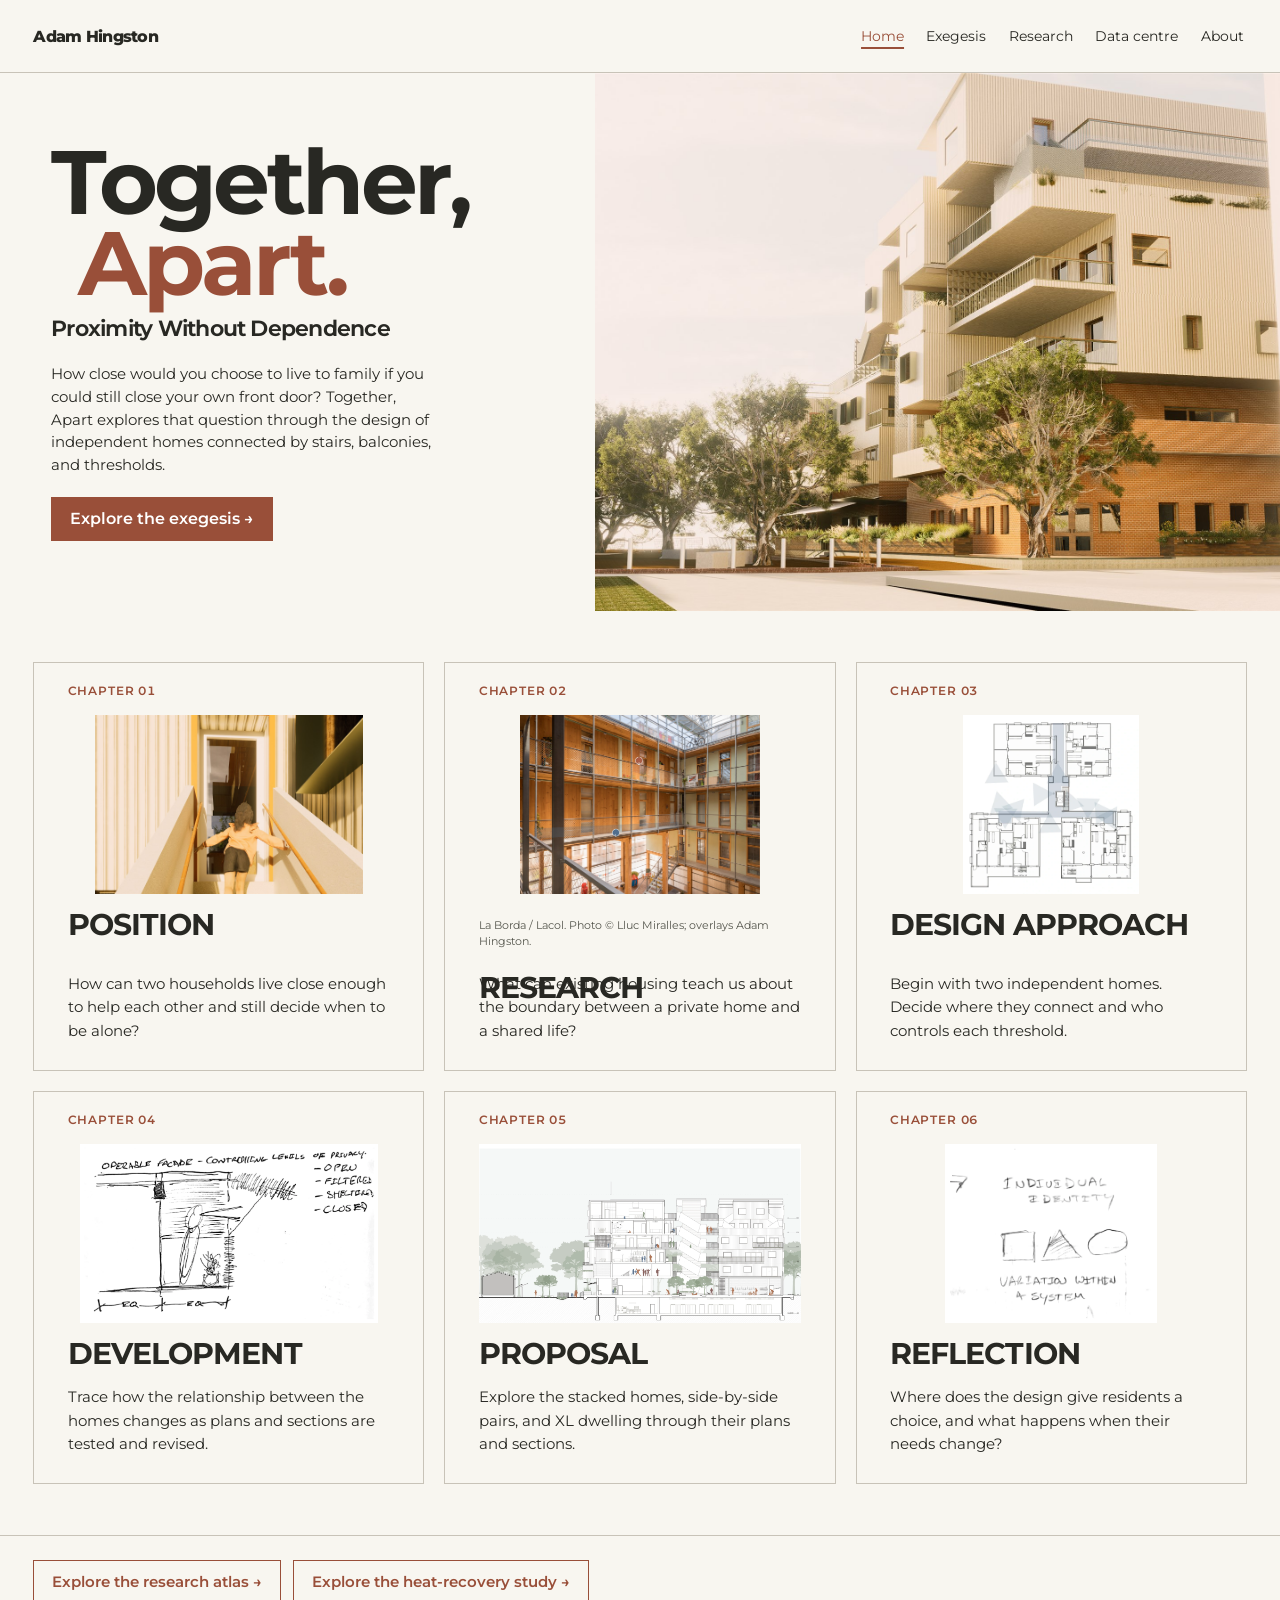
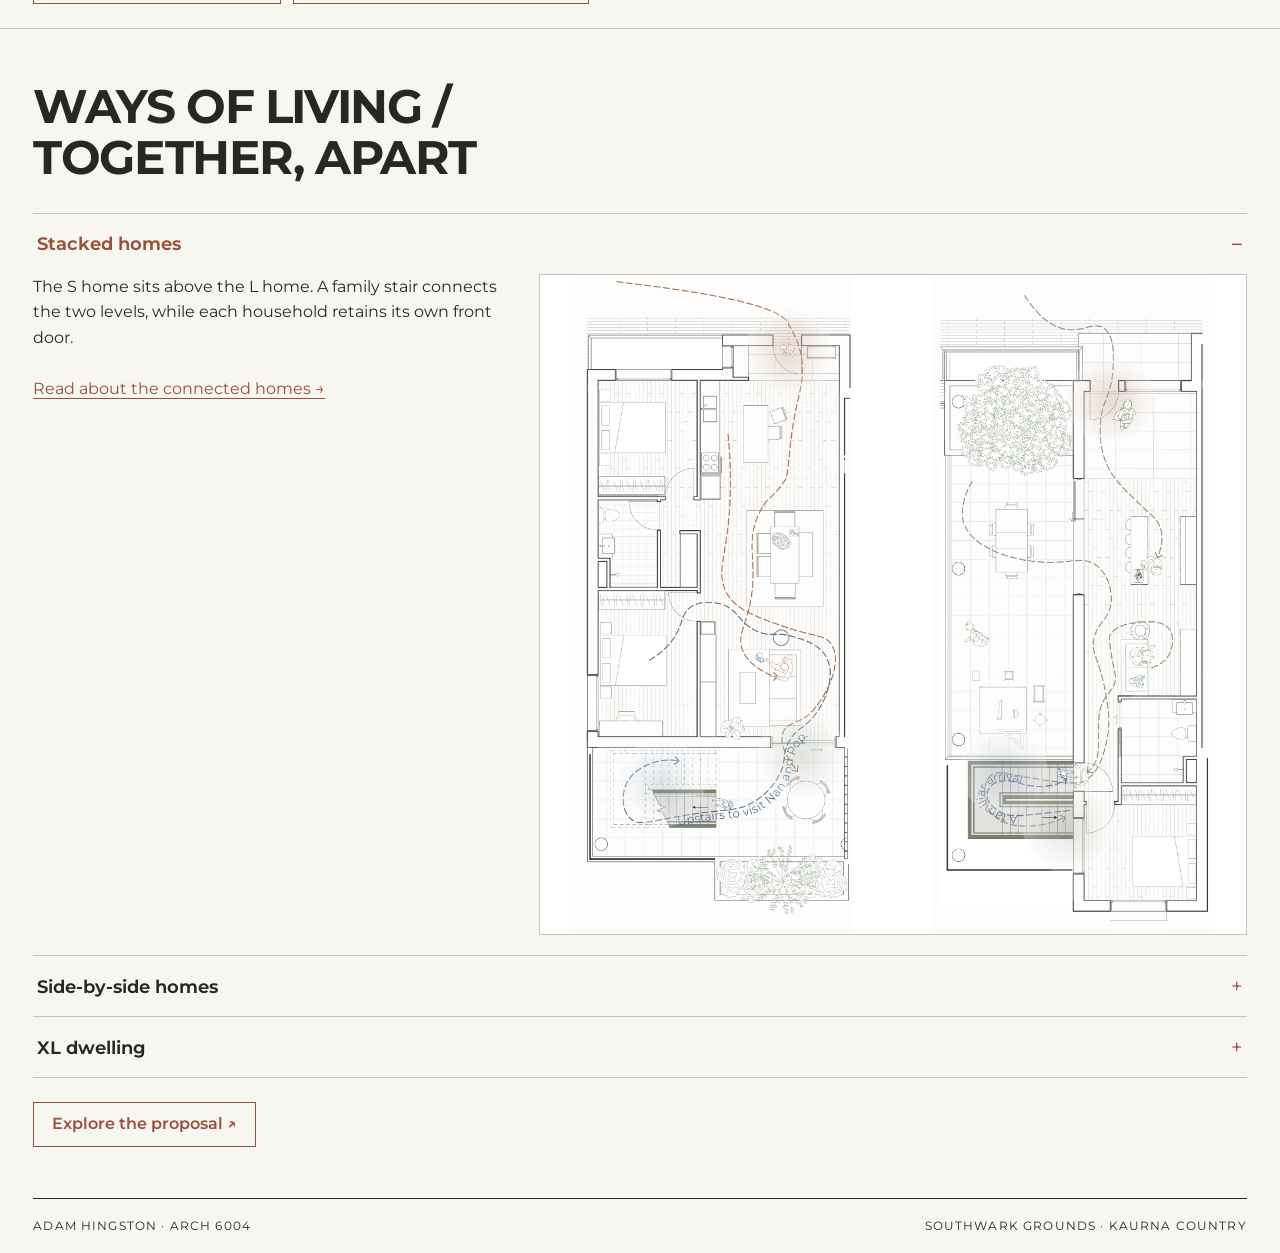
<file: index.html>
<!doctype html>
<html lang="en-AU">
<head>
<meta charset="utf-8">
<meta name="viewport" content="width=device-width,initial-scale=1">
<title>Together, Apart | Proximity Without Dependence</title>
<meta name="description" content="How close would you choose to live to family if you could still close your own front door? Together, Apart explores independent homes connected by stairs, balconies, and thresholds.">
<link rel="preload" href="assets/fonts/montserrat-latin.woff" as="font" type="font/woff" crossorigin>
<link rel="stylesheet" href="atlas.css?v=home-drawings-20261115"><script src="assets/js/image-guard.js?v=20261115" defer></script></head>
<body class="home"><a class="skip-link" href="#main-content">Skip to content</a>
<header class="masthead"><a class="brand" href="./">Adam Hingston</a><nav aria-label="Main navigation"><a href="./" aria-current="page">Home</a><a href="exegesis/">Exegesis</a><a href="research/">Research</a><a href="data-centre/">Data centre</a><a href="about/">About</a></nav></header>
<main id="main-content" tabindex="-1">
<figure class="hero"><img src="./assets/renders/home-cover.jpg" width="1800" height="1207" fetchpriority="high" alt="Southwark Grounds housing proposal viewed from the courtyard"><figcaption><h1>Together,<br><em>Apart.</em></h1><p class="subtitle">Proximity Without Dependence</p>
<p class="intro-copy">How close would you choose to live to family if you could still close your own front door? Together, Apart explores that question through the design of independent homes connected by stairs, balconies, and thresholds.</p>
<a class="button primary" href="./exegesis/">Explore the exegesis →</a>
</figcaption></figure>
<nav class="chapters" aria-labelledby="home-chapters-title">
<h2 id="home-chapters-title" class="visually-hidden">Exegesis chapters</h2>
<a class="panel" href="./exegesis/position/" aria-labelledby="num01 ch01" aria-describedby="cap01">
<span class="number" id="num01">Chapter 01</span>
<span class="slot chapter-field"><img src="./assets/renders/home-card-01-position.jpg" width="1800" height="1207" alt="Resident approaching a private front door by the access ramp" loading="lazy" decoding="async"></span>
<h3 id="ch01">Position</h3>
<p id="cap01">How can two households live close enough to help each other and still decide when to be alone?</p></a>
<a class="panel" href="./exegesis/research/" aria-labelledby="num02 ch02" aria-describedby="cap02">
<span class="number" id="num02">Chapter 02</span>
<span class="slot chapter-field"><img src="./assets/exegesis/precedents/la-borda-annotated.webp" width="2168" height="1625" alt="Annotated photograph of individual doors and shared galleries at La Borda" loading="lazy" decoding="async"></span>
<span class="card-credit">La Borda / Lacol. Photo © Lluc Miralles; overlays Adam Hingston.</span><h3 id="ch02">Research</h3>
<p id="cap02">What can existing housing teach us about the boundary between a private home and a shared life?</p></a>
<a class="panel" href="./exegesis/design-approach/" aria-labelledby="num03 ch03" aria-describedby="cap03">
<span class="number" id="num03">Chapter 03</span>
<span class="slot chapter-field"><img src="./assets/exegesis/drawings/13-mediate-collective-relationships.webp" width="891" height="908" alt="MEDIATE plan overlay showing shared circulation and connections between independent homes" loading="lazy" decoding="async"></span>
<h3 id="ch03">Design approach</h3>
<p id="cap03">Begin with two independent homes. Decide where they connect and who controls each threshold.</p></a>
<a class="panel" href="./exegesis/development/" aria-labelledby="num04 ch04" aria-describedby="cap04">
<span class="number" id="num04">Chapter 04</span>
<span class="slot chapter-field"><img src="./assets/exegesis/journal/journal-p09-operable-facade-section.webp" width="1781" height="1071" alt="Learning Journal section sketch exploring an operable facade and levels of privacy" loading="lazy" decoding="async"></span>
<h3 id="ch04">Development</h3>
<p id="cap04">Trace how the relationship between the homes changes as plans and sections are tested and revised.</p></a>
<a class="panel" href="./exegesis/proposal/" aria-labelledby="num05 ch05" aria-describedby="cap05">
<span class="number" id="num05">Chapter 05</span>
<span class="slot chapter-field"><img src="./assets/exegesis/drawings/08-building-section.webp" width="2400" height="1329" alt="Building section through the homes, shared walkways, stairs and public ground floor" loading="lazy" decoding="async"></span>
<h3 id="ch05">Proposal</h3>
<p id="cap05">Explore the stacked homes, side-by-side pairs, and XL dwelling through their plans and sections.</p></a>
<a class="panel" href="./exegesis/reflection/" aria-labelledby="num06 ch06" aria-describedby="cap06">
<span class="number" id="num06">Chapter 06</span>
<span class="slot chapter-field"><img src="./assets/exegesis/journal/journal-p08-individual-identity-variation.webp" width="984" height="831" alt="Learning Journal sketch of different shapes considering individual identity and variation within a system" loading="lazy" decoding="async"></span>
<h3 id="ch06">Reflection</h3>
<p id="cap06">Where does the design give residents a choice, and what happens when their needs change?</p></a>
</nav>
<nav class="resources" aria-label="Supporting studies"><a class="button" href="./research/">Explore the research atlas →</a><a class="button" href="./data-centre/">Explore the heat-recovery study →</a></nav>
<section class="feature" aria-labelledby="home-dwellings-title">
<div class="feature-copy"><h2 id="home-dwellings-title">Ways of living /<br> together, apart</h2>
<details name="homes" id="stacked-homes" open><summary>Stacked homes</summary><div class="dwelling-spread"><p>The S home sits above the L home. A family stair connects the two levels, while each household retains its own front door.</p><a class="dwelling-link" href="./exegesis/proposal/#connected-homes">Read about the connected homes →</a><figure class="slot dwelling-plan" id="vertical-plan"><img src="./assets/exegesis/drawings/01-stacked-homes-plans.webp" width="2400" height="2241" loading="lazy" decoding="async" alt="Plans of stacked L and S homes with a terrace stair connection"></figure></div></details>
<details name="homes" id="side-by-side-homes"><summary>Side-by-side homes</summary><div class="dwelling-spread"><p>The S and M homes sit side by side. Separate front doors let each household decide when to visit.</p><a class="dwelling-link" href="./exegesis/proposal/#connected-homes">Read about the connected homes →</a><figure class="slot dwelling-plan" id="horizontal-plan"><img src="./assets/exegesis/drawings/03-side-by-side-homes-plan.webp" width="2400" height="2134" loading="lazy" decoding="async" alt="Plan of side-by-side M and S homes with separate front doors and connecting terraces"></figure></div></details>
<details name="homes" id="xl-home"><summary>XL dwelling</summary><div class="dwelling-spread"><p>In the XL dwelling, several generations share one home. One bedroom opens off the shared entrance, giving it some separation from family life.</p><a class="dwelling-link" href="./exegesis/proposal/#xl-dwelling">Read about the XL dwelling →</a><figure class="slot dwelling-plan" id="shared-plan"><img src="./assets/exegesis/drawings/04-joint-xl-home-plan.webp" width="2400" height="2145" loading="lazy" decoding="async" alt="XL home plan with shared living spaces and a private bedroom reached from the entrance"></figure></div></details>
<a class="button" href="./exegesis/proposal/">Explore the proposal ↗</a></div></section>
</main><footer><span>Adam Hingston · ARCH 6004</span><span>Southwark Grounds · Kaurna Country</span></footer></body></html>
</file>
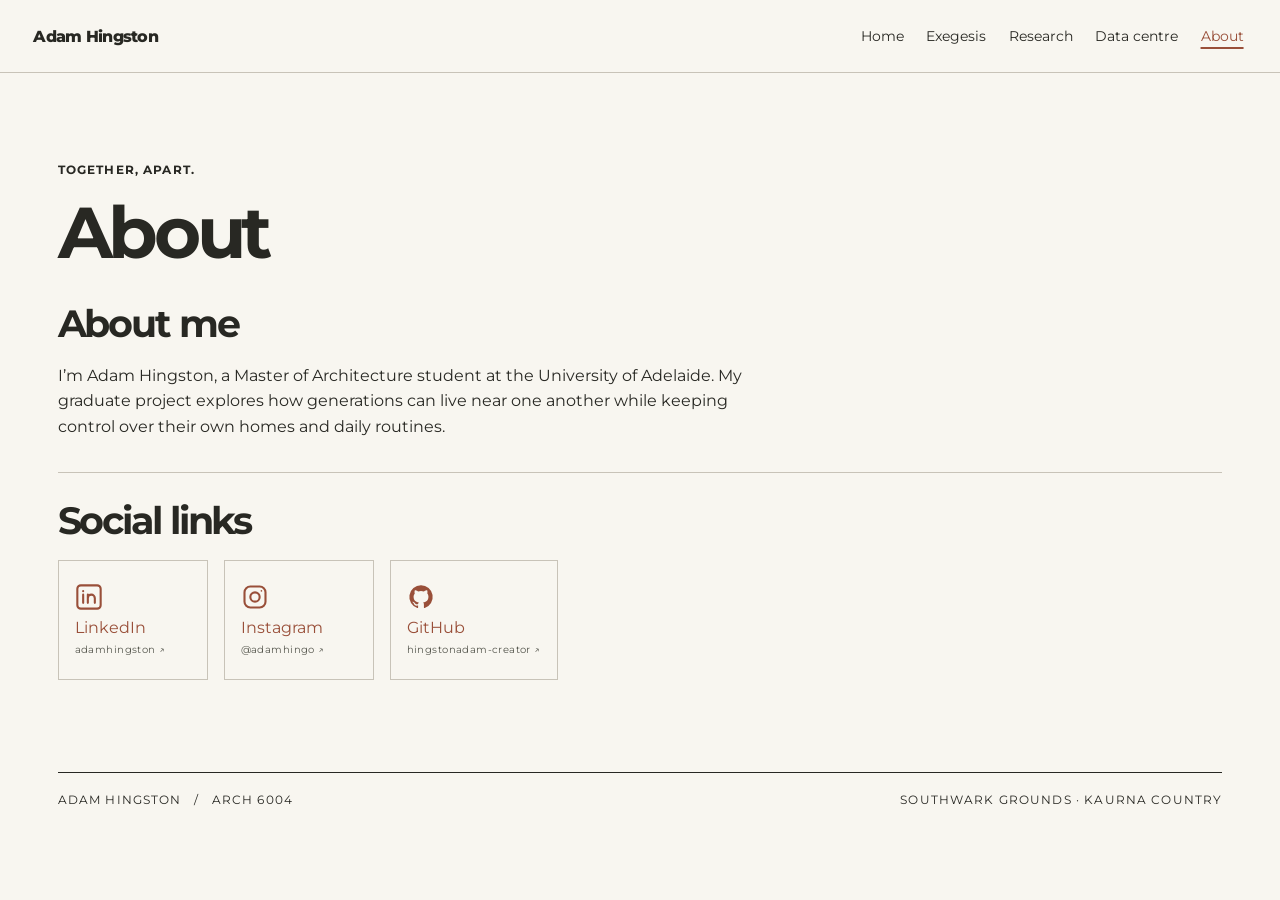
<file: about/index.html>
<!doctype html>
<html lang="en-AU"><head><meta charset="utf-8"><meta name="viewport" content="width=device-width,initial-scale=1"><title>About | Together, Apart.</title><link rel="stylesheet" href="../atlas.css?v=image-guard-20261115"><script src="../assets/js/image-guard.js?v=20261115" defer></script></head><body class="journal about-journal"><a class="skip-link" href="#main-content">Skip to content</a>
<header class="masthead"><a class="brand" href="../">Adam Hingston</a><nav aria-label="Main navigation"><a href="../">Home</a><a href="../exegesis/">Exegesis</a><a href="../research/">Research</a><a href="../data-centre/">Data centre</a><a href="./" aria-current="page">About</a></nav></header>
<main id="main-content"><section class="about"><p class="eyebrow">Together, Apart.</p><h1>About</h1><h2>About me</h2><p>I’m Adam Hingston, a Master of Architecture student at the University of Adelaide. My graduate project explores how generations can live near one another while keeping control over their own homes and daily routines.</p><h2>Social links</h2><ul class="social-links" aria-label="Social media profiles"><li><a href="https://www.linkedin.com/in/adamhingston/" aria-label="LinkedIn profile: adamhingston"><svg viewbox="0 0 24 24" aria-hidden="true"><rect x="2" y="2" width="20" height="20" rx="3"></rect><path d="M7 10v7M7 7v.1M11 10v7m0-4a3 3 0 0 1 6 0v4"></path></svg><span>LinkedIn</span><small>adamhingston ↗</small></a></li><li><a href="https://www.instagram.com/adamhingo/" aria-label="Instagram profile: @adamhingo"><svg viewbox="0 0 24 24" aria-hidden="true"><rect x="3" y="3" width="18" height="18" rx="5"></rect><circle cx="12" cy="12" r="4"></circle><circle cx="17.5" cy="6.8" r=".7" class="icon-fill"></circle></svg><span>Instagram</span><small>@adamhingo ↗</small></a></li><li><a href="https://github.com/hingstonadam-creator" aria-label="GitHub profile: hingstonadam-creator"><svg viewbox="0 0 24 24" aria-hidden="true"><path class="icon-fill" d="M12 2a10 10 0 0 0-3.16 19.49c.5.09.68-.22.68-.48v-1.7c-2.78.6-3.37-1.18-3.37-1.18-.45-1.16-1.11-1.47-1.11-1.47-.91-.62.07-.61.07-.61 1 .07 1.52 1.02 1.52 1.02.9 1.53 2.35 1.09 2.92.83.09-.65.35-1.09.64-1.34-2.22-.25-4.55-1.11-4.55-4.95 0-1.09.39-1.99 1.03-2.69-.1-.25-.45-1.27.1-2.65 0 0 .84-.27 2.75 1.03A9.55 9.55 0 0 1 12 6.91a9.6 9.6 0 0 1 2.5.34c1.91-1.3 2.75-1.03 2.75-1.03.55 1.38.2 2.4.1 2.65.64.7 1.03 1.6 1.03 2.69 0 3.85-2.33 4.7-4.56 4.95.36.31.68.92.68 1.86v2.64c0 .27.18.58.69.48A10 10 0 0 0 12 2Z"></path></svg><span>GitHub</span><small>hingstonadam-creator ↗</small></a></li></ul></section></main><footer>Adam Hingston   /   ARCH 6004 <span>Southwark Grounds · Kaurna Country</span></footer></body></html>
</file>
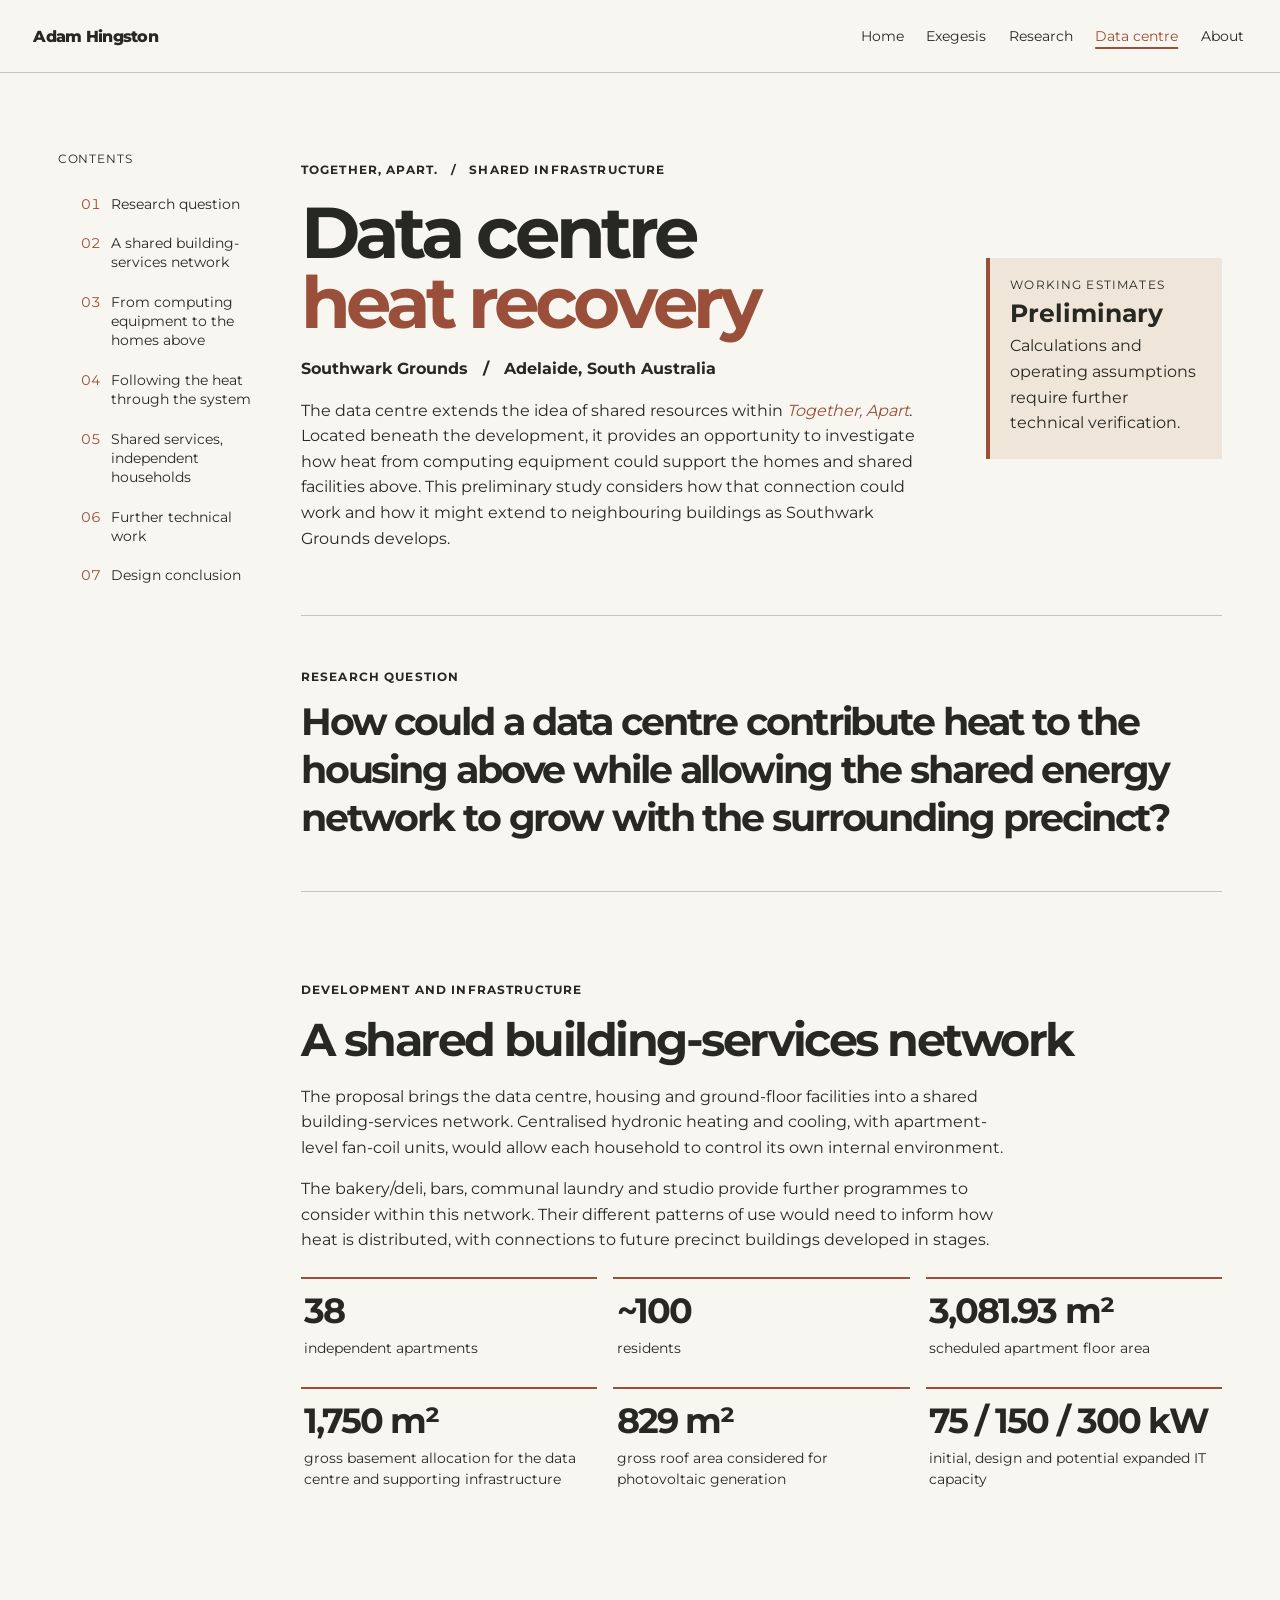
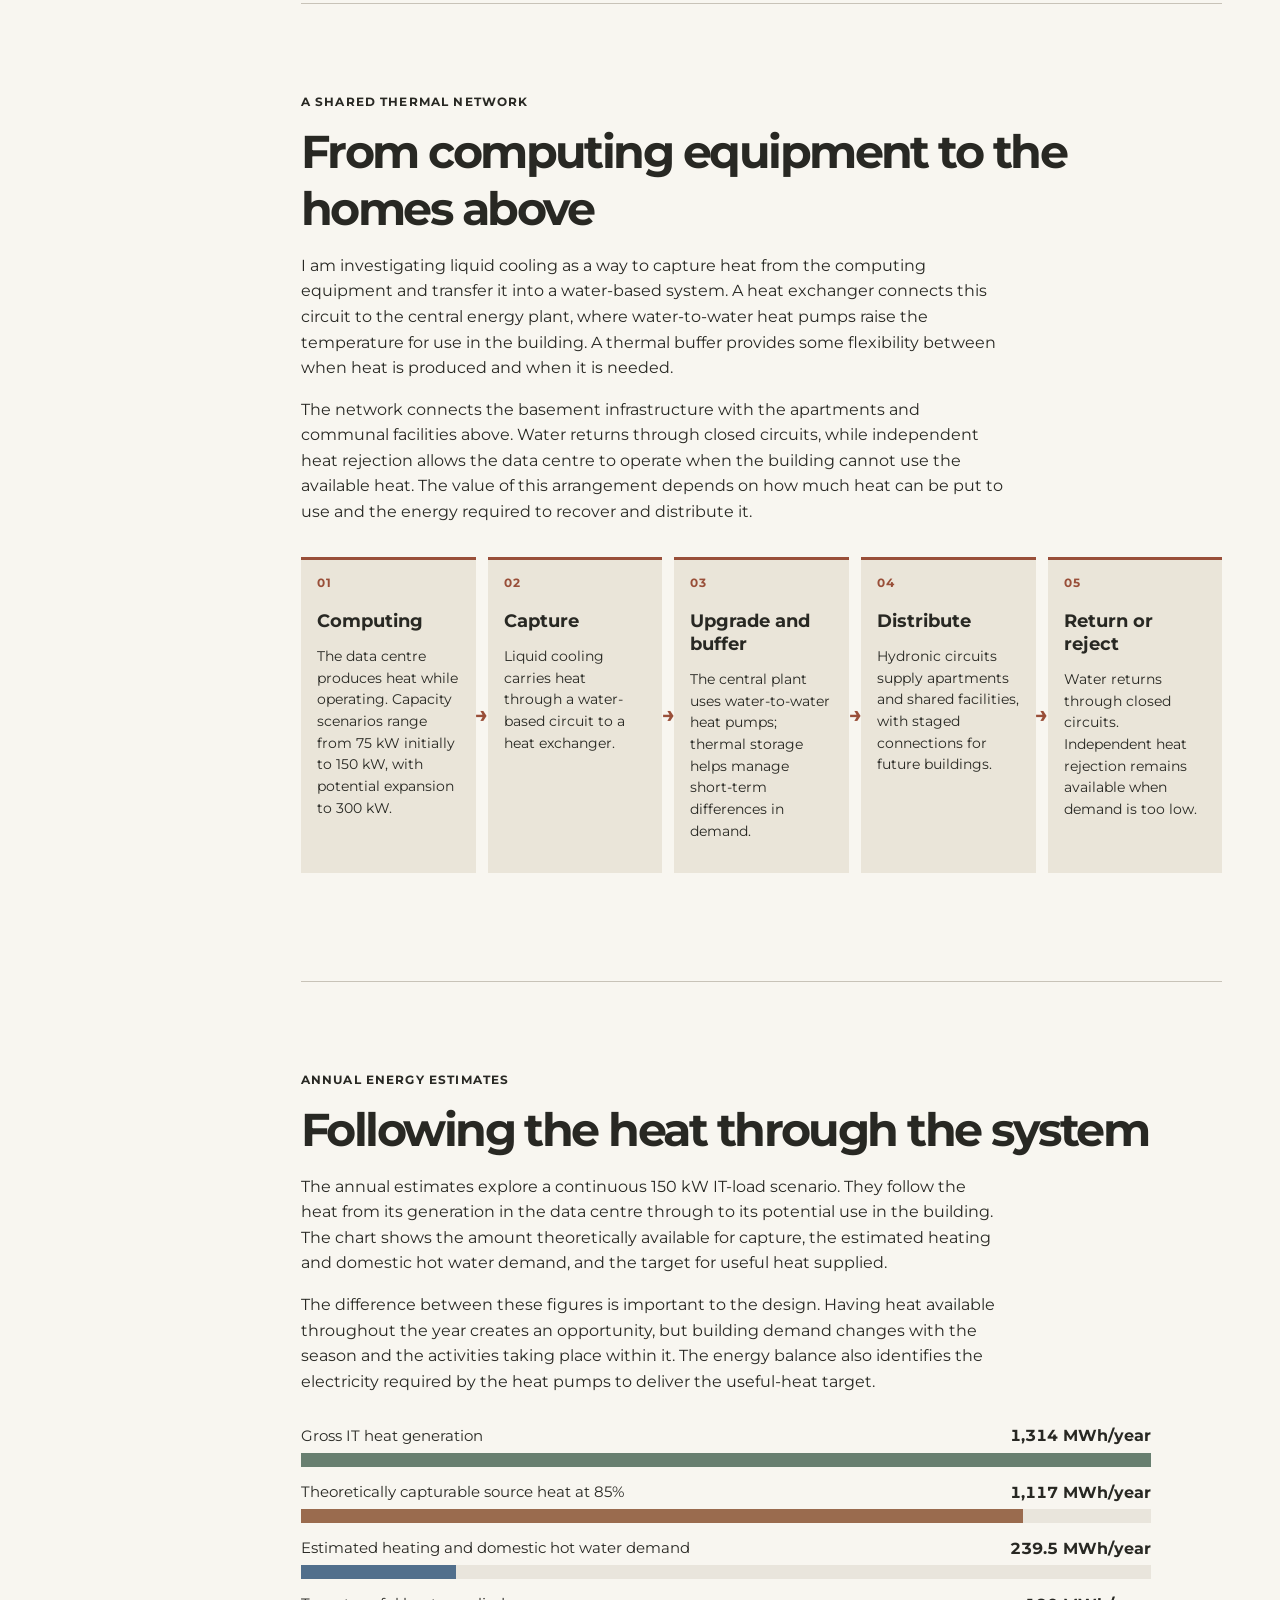
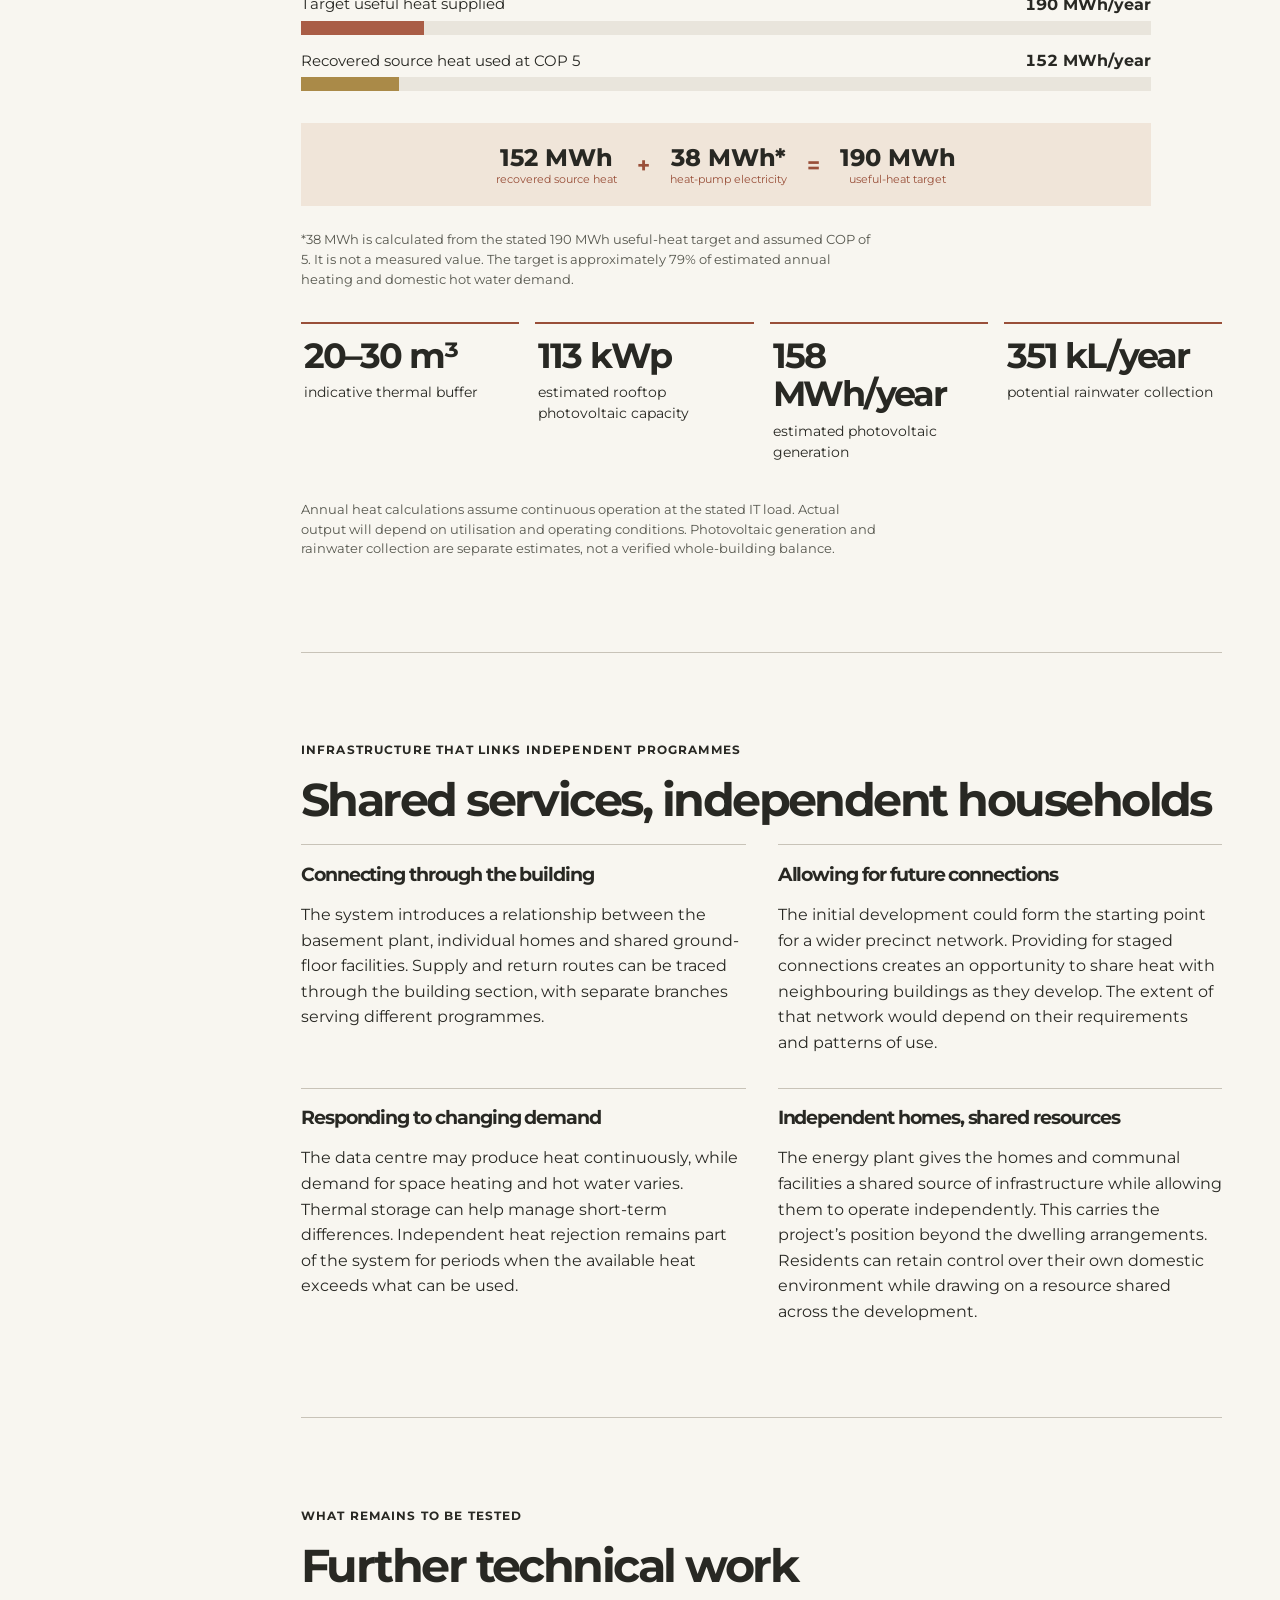
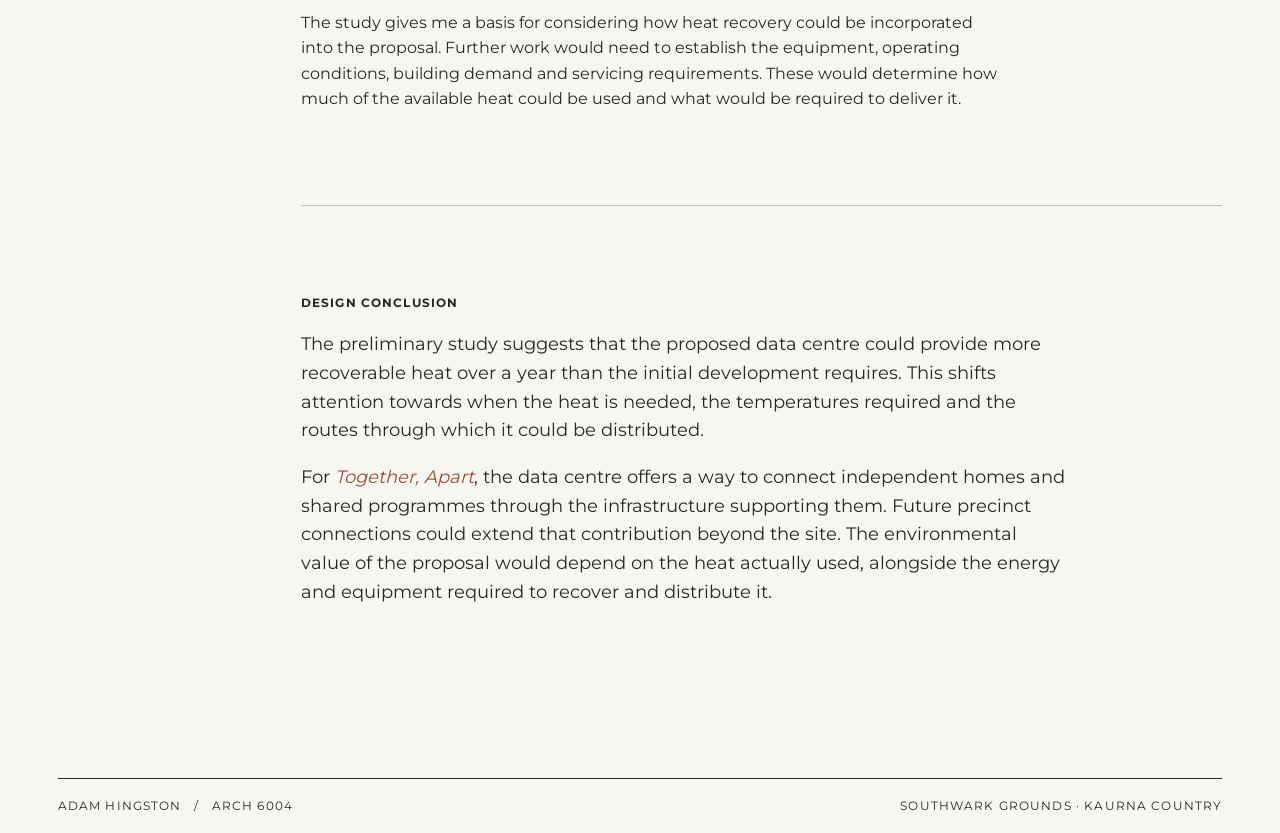
<file: data-centre/index.html>
<!doctype html>
<html lang="en-AU"><head><meta charset="utf-8"><meta name="viewport" content="width=device-width,initial-scale=1"><title>Data centre heat recovery | Together, Apart.</title><link rel="stylesheet" href="../atlas.css?v=image-guard-20261115"><script defer src="../exegesis/reader.js?v=edition"></script><script src="../assets/js/image-guard.js?v=20261115" defer></script></head><body class="journal data-centre-journal"><a class="skip-link" href="#main-content">Skip to content</a>
<header class="masthead"><a class="brand" href="../">Adam Hingston</a><nav aria-label="Main navigation"><a href="../">Home</a><a href="../exegesis/">Exegesis</a><a href="../research/">Research</a><a href="./" aria-current="page">Data centre</a><a href="../about/">About</a></nav></header>
<main id="main-content"><nav class="index-rail" aria-label="Page contents">
<button class="index-toggle" type="button" aria-expanded="false" aria-controls="index-links" hidden><span>Contents</span><span class="current-label">Introduction</span></button>
<div id="index-links"><p class="rail-heading">Contents</p>
<a href="#study-question" data-chapter="study-question"><span class="ordinal">01</span><span>Research question</span></a>
<a href="#services" data-chapter="services"><span class="ordinal">02</span><span>A shared building-services network</span></a>
<a href="#thermal-network" data-chapter="thermal-network"><span class="ordinal">03</span><span>From computing equipment to the homes above</span></a>
<a href="#preliminary-performance" data-chapter="preliminary-performance"><span class="ordinal">04</span><span>Following the heat through the system</span></a>
<a href="#shared-services" data-chapter="shared-services"><span class="ordinal">05</span><span>Shared services, independent households</span></a>
<a href="#technical-work" data-chapter="technical-work"><span class="ordinal">06</span><span>Further technical work</span></a>
<a href="#conclusion" data-chapter="conclusion"><span class="ordinal">07</span><span>Design conclusion</span></a>
</div></nav>
<div class="study-field">
<section class="data-hero"><div><p class="eyebrow">Together, Apart.   /   Shared infrastructure</p><h1>Data centre<br><em>heat recovery</em></h1><p class="data-location">Southwark Grounds   /   Adelaide, South Australia</p><p>The data centre extends the idea of shared resources within <em>Together, Apart</em>. Located beneath the development, it provides an opportunity to investigate how heat from computing equipment could support the homes and shared facilities above. This preliminary study considers how that connection could work and how it might extend to neighbouring buildings as Southwark Grounds develops.</p></div><aside class="evidence-status"><span>Working estimates</span><strong>Preliminary</strong><p>Calculations and operating assumptions require further technical verification.</p></aside></section>
<section class="data-question" id="study-question"><p class="eyebrow">Research question</p><h2>How could a data centre contribute heat to the housing above while allowing the shared energy network to grow with the surrounding precinct?</h2></section>
<section class="data-section" id="services"><p class="eyebrow">Development and infrastructure</p><h2>A shared building-services network</h2><p>The proposal brings the data centre, housing and ground-floor facilities into a shared building-services network. Centralised hydronic heating and cooling, with apartment-level fan-coil units, would allow each household to control its own internal environment.</p><p>The bakery/deli, bars, communal laundry and studio provide further programmes to consider within this network. Their different patterns of use would need to inform how heat is distributed, with connections to future precinct buildings developed in stages.</p><div class="dc-metrics"><div><strong>38</strong><span>independent apartments</span></div><div><strong>~100</strong><span>residents</span></div><div><strong>3,081.93 m²</strong><span>scheduled apartment floor area</span></div><div><strong>1,750 m²</strong><span>gross basement allocation for the data centre and supporting infrastructure</span></div><div><strong>829 m²</strong><span>gross roof area considered for photovoltaic generation</span></div><div><strong>75 / 150 / 300 kW</strong><span>initial, design and potential expanded IT capacity</span></div></div></section>
<section class="data-section" id="thermal-network"><p class="eyebrow">A shared thermal network</p><h2>From computing equipment to the homes above</h2><p>I am investigating liquid cooling as a way to capture heat from the computing equipment and transfer it into a water-based system. A heat exchanger connects this circuit to the central energy plant, where water-to-water heat pumps raise the temperature for use in the building. A thermal buffer provides some flexibility between when heat is produced and when it is needed.</p><p>The network connects the basement infrastructure with the apartments and communal facilities above. Water returns through closed circuits, while independent heat rejection allows the data centre to operate when the building cannot use the available heat. The value of this arrangement depends on how much heat can be put to use and the energy required to recover and distribute it.</p><ol class="network-flow" aria-label="Proposed heat recovery sequence"><li><span class="flow-number">01</span><strong>Computing</strong><p>The data centre produces heat while operating. Capacity scenarios range from 75 kW initially to 150 kW, with potential expansion to 300 kW.</p></li><li><span class="flow-number">02</span><strong>Capture</strong><p>Liquid cooling carries heat through a water-based circuit to a heat exchanger.</p></li><li><span class="flow-number">03</span><strong>Upgrade and buffer</strong><p>The central plant uses water-to-water heat pumps; thermal storage helps manage short-term differences in demand.</p></li><li><span class="flow-number">04</span><strong>Distribute</strong><p>Hydronic circuits supply apartments and shared facilities, with staged connections for future buildings.</p></li><li><span class="flow-number">05</span><strong>Return or reject</strong><p>Water returns through closed circuits. Independent heat rejection remains available when demand is too low.</p></li></ol></section>
<section class="data-section" id="preliminary-performance"><p class="eyebrow">Annual energy estimates</p><h2>Following the heat through the system</h2><p>The annual estimates explore a continuous 150 kW IT-load scenario. They follow the heat from its generation in the data centre through to its potential use in the building. The chart shows the amount theoretically available for capture, the estimated heating and domestic hot water demand, and the target for useful heat supplied.</p><p>The difference between these figures is important to the design. Having heat available throughout the year creates an opportunity, but building demand changes with the season and the activities taking place within it. The energy balance also identifies the electricity required by the heat pumps to deliver the useful-heat target.</p><div class="heat-chart" role="img" aria-label="Annual thermal estimates on a shared scale: 1,314 megawatt-hours gross IT heat, 1,117 theoretically capturable source heat, 239.5 estimated heating and domestic hot water demand, 190 target useful heat, and 152 recovered source heat used."><div class="heat-row"><span>Gross IT heat generation</span><strong>1,314 MWh/year</strong><div class="heat-track"><i style="--bar:100%"></i></div></div><div class="heat-row source-heat"><span>Theoretically capturable source heat at 85%</span><strong>1,117 MWh/year</strong><div class="heat-track"><i style="--bar:85%"></i></div></div><div class="heat-row demand"><span>Estimated heating and domestic hot water demand</span><strong>239.5 MWh/year</strong><div class="heat-track"><i style="--bar:18.23%"></i></div></div><div class="heat-row useful-heat"><span>Target useful heat supplied</span><strong>190 MWh/year</strong><div class="heat-track"><i style="--bar:14.46%"></i></div></div><div class="heat-row source-used"><span>Recovered source heat used at COP 5</span><strong>152 MWh/year</strong><div class="heat-track"><i style="--bar:11.57%"></i></div></div></div><div class="energy-balance"><div><span>152 MWh</span><small>recovered source heat</small></div><b>+</b><div><span>38 MWh*</span><small>heat-pump electricity</small></div><b>=</b><div><span>190 MWh</span><small>useful-heat target</small></div></div><p class="fine-print">*38 MWh is calculated from the stated 190 MWh useful-heat target and assumed COP of 5. It is not a measured value. The target is approximately 79% of estimated annual heating and domestic hot water demand.</p><div class="dc-metrics secondary-metrics"><div><strong>20–30 m³</strong><span>indicative thermal buffer</span></div><div><strong>113 kWp</strong><span>estimated rooftop photovoltaic capacity</span></div><div><strong>158 MWh/year</strong><span>estimated photovoltaic generation</span></div><div><strong>351 kL/year</strong><span>potential rainwater collection</span></div></div><p class="fine-print">Annual heat calculations assume continuous operation at the stated IT load. Actual output will depend on utilisation and operating conditions. Photovoltaic generation and rainwater collection are separate estimates, not a verified whole-building balance.</p></section>
<section class="data-section" id="shared-services"><p class="eyebrow">Infrastructure that links independent programmes</p><h2>Shared services, independent households</h2><div class="implication-grid"><article><h3>Connecting through the building</h3><p>The system introduces a relationship between the basement plant, individual homes and shared ground-floor facilities. Supply and return routes can be traced through the building section, with separate branches serving different programmes.</p></article><article><h3>Allowing for future connections</h3><p>The initial development could form the starting point for a wider precinct network. Providing for staged connections creates an opportunity to share heat with neighbouring buildings as they develop. The extent of that network would depend on their requirements and patterns of use.</p></article><article><h3>Responding to changing demand</h3><p>The data centre may produce heat continuously, while demand for space heating and hot water varies. Thermal storage can help manage short-term differences. Independent heat rejection remains part of the system for periods when the available heat exceeds what can be used.</p></article><article><h3>Independent homes, shared resources</h3><p>The energy plant gives the homes and communal facilities a shared source of infrastructure while allowing them to operate independently. This carries the project’s position beyond the dwelling arrangements. Residents can retain control over their own domestic environment while drawing on a resource shared across the development.</p></article></div></section>
<section class="data-section limitations" id="technical-work"><p class="eyebrow">What remains to be tested</p><h2>Further technical work</h2><p>The study gives me a basis for considering how heat recovery could be incorporated into the proposal. Further work would need to establish the equipment, operating conditions, building demand and servicing requirements. These would determine how much of the available heat could be used and what would be required to deliver it.</p></section>
<section class="data-conclusion" id="conclusion"><p class="eyebrow">Design conclusion</p><p>The preliminary study suggests that the proposed data centre could provide more recoverable heat over a year than the initial development requires. This shifts attention towards when the heat is needed, the temperatures required and the routes through which it could be distributed.</p><p>For <em>Together, Apart</em>, the data centre offers a way to connect independent homes and shared programmes through the infrastructure supporting them. Future precinct connections could extend that contribution beyond the site. The environmental value of the proposal would depend on the heat actually used, alongside the energy and equipment required to recover and distribute it.</p></section>
</div></main><footer>Adam Hingston   /   ARCH 6004 <span>Southwark Grounds · Kaurna Country</span></footer></body></html>
</file>
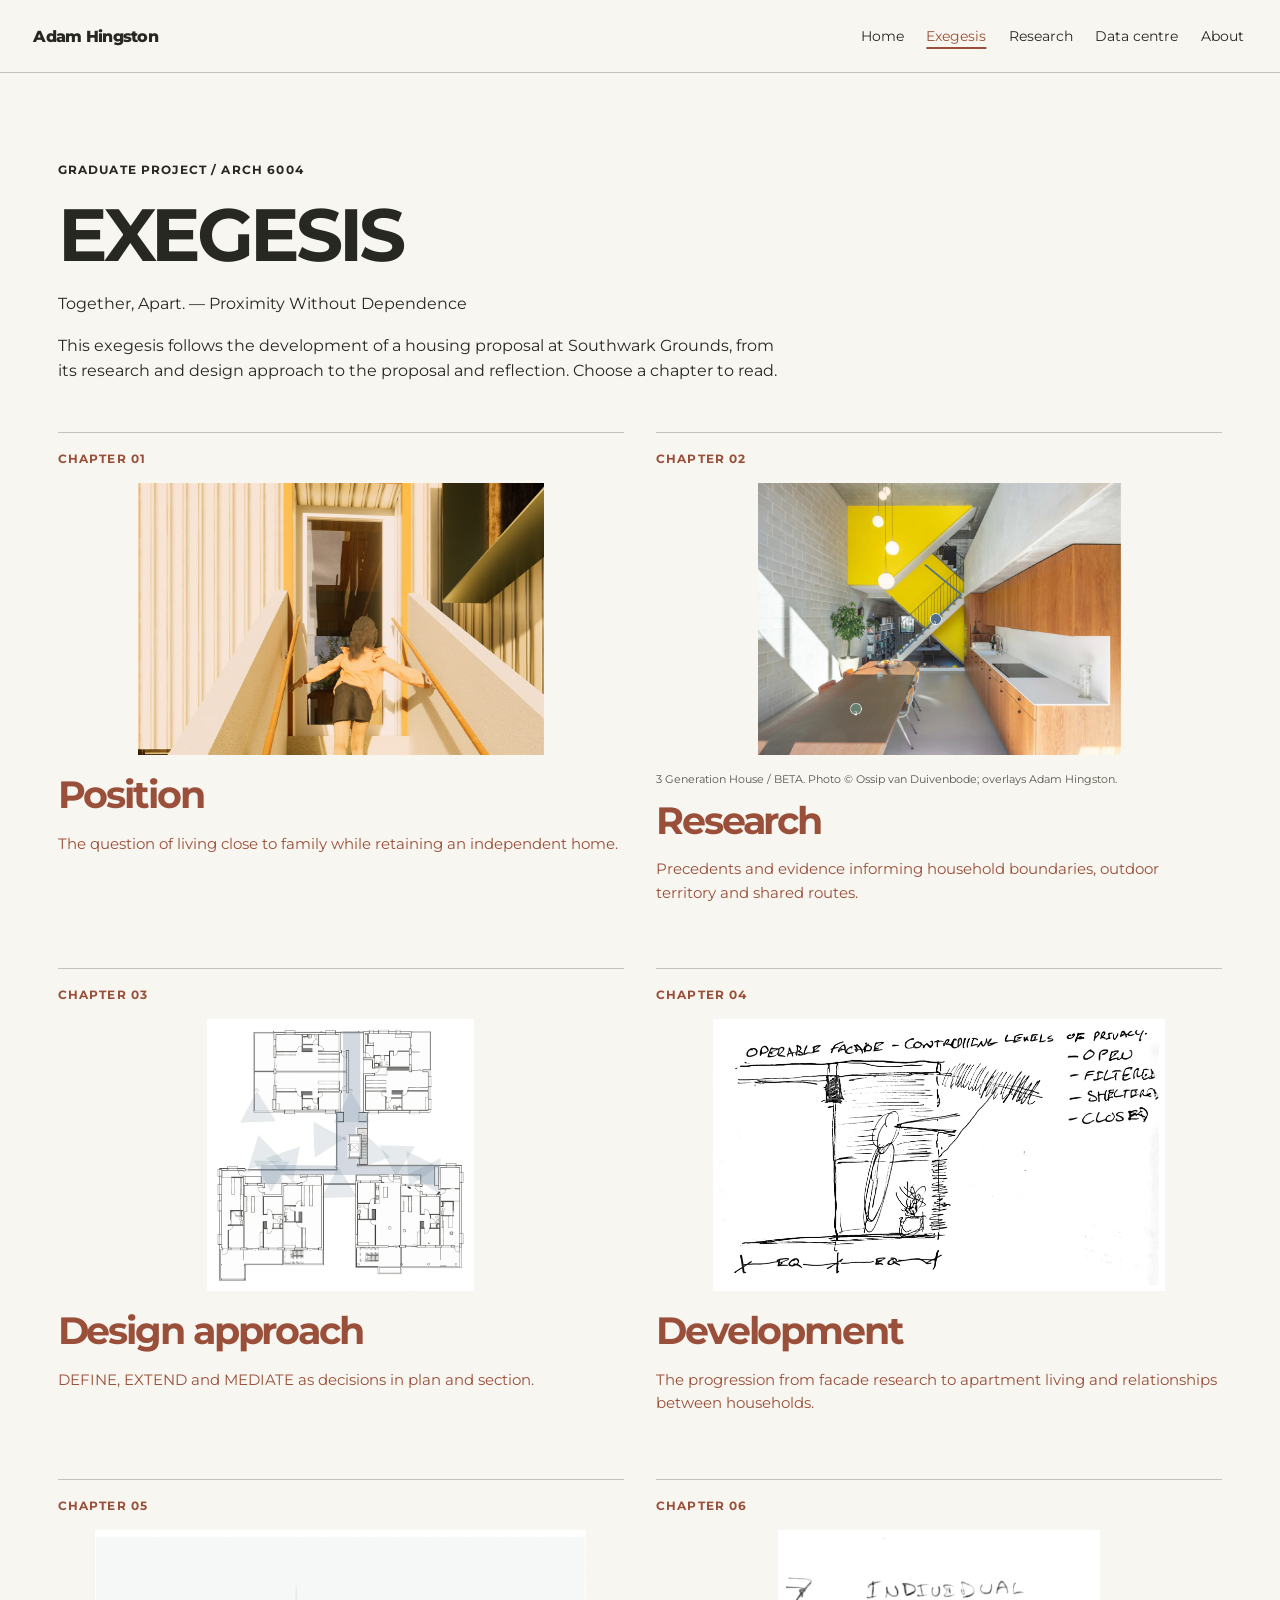
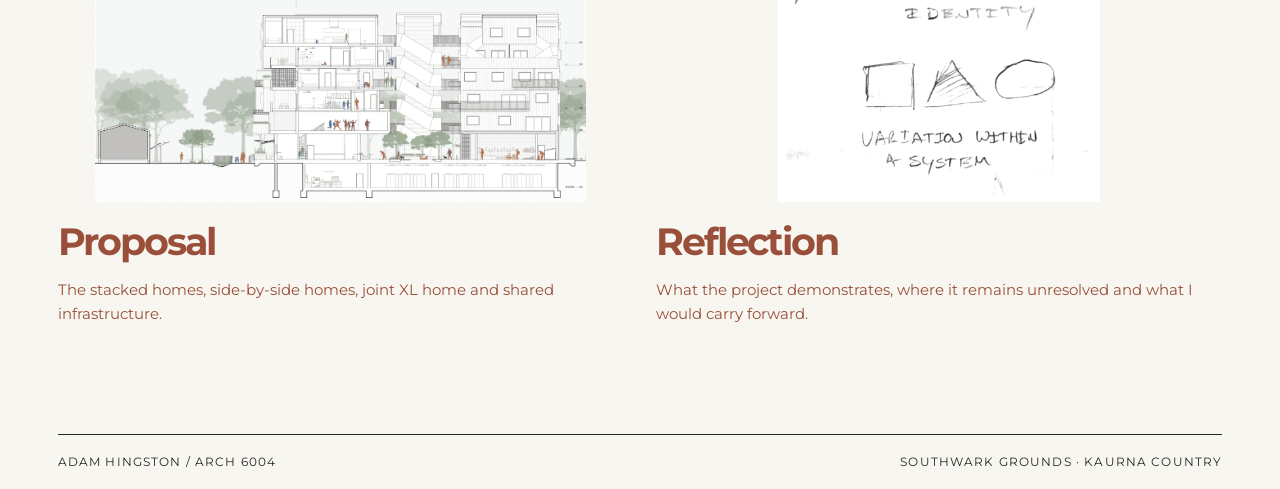
<file: exegesis/index.html>
<!doctype html>
<html lang="en-AU"><head><meta charset="utf-8"><meta name="viewport" content="width=device-width,initial-scale=1"><title>Exegesis | Together, Apart.</title><link rel="stylesheet" href="../atlas.css?v=image-guard-20261115"><script src="../assets/js/image-guard.js?v=20261115" defer></script></head><body class="journal"><a class="skip-link" href="#main-content">Skip to content</a>
<header class="masthead"><a class="brand" href="../">Adam Hingston</a><nav aria-label="Main navigation"><a href="../">Home</a><a href="./" aria-current="page">Exegesis</a><a href="../research/">Research</a><a href="../data-centre/">Data centre</a><a href="../about/">About</a></nav></header>
<main id="main-content" class="exegesis-contents"><p class="eyebrow">Graduate project / ARCH 6004</p><h1>Exegesis</h1><p class="standfirst">Together, Apart. — Proximity Without Dependence</p><p>This exegesis follows the development of a housing proposal at Southwark Grounds, from its research and design approach to the proposal and reflection. Choose a chapter to read.</p><nav class="exegesis-chapter-grid" aria-label="Exegesis chapters"><a class="exegesis-chapter" href="position/"><span class="eyebrow">Chapter 01</span><img loading="lazy" decoding="async" src="../assets/renders/home-card-01-position.jpg" alt=""><h2>Position</h2><p>The question of living close to family while retaining an independent home.</p></a><a class="exegesis-chapter" href="research/"><span class="eyebrow">Chapter 02</span><img loading="lazy" decoding="async" src="../assets/exegesis/precedents/three-generation-house-annotated.webp" alt=""><span class="card-credit">3 Generation House / BETA. Photo © Ossip van Duivenbode; overlays Adam Hingston.</span><h2>Research</h2><p>Precedents and evidence informing household boundaries, outdoor territory and shared routes.</p></a><a class="exegesis-chapter" href="design-approach/"><span class="eyebrow">Chapter 03</span><img loading="lazy" decoding="async" src="../assets/exegesis/drawings/13-mediate-collective-relationships.webp" alt=""><h2>Design approach</h2><p>DEFINE, EXTEND and MEDIATE as decisions in plan and section.</p></a><a class="exegesis-chapter" href="development/"><span class="eyebrow">Chapter 04</span><img loading="lazy" decoding="async" src="../assets/exegesis/journal/journal-p09-operable-facade-section.webp" alt=""><h2>Development</h2><p>The progression from facade research to apartment living and relationships between households.</p></a><a class="exegesis-chapter" href="proposal/"><span class="eyebrow">Chapter 05</span><img loading="lazy" decoding="async" src="../assets/exegesis/drawings/08-building-section.webp" alt=""><h2>Proposal</h2><p>The stacked homes, side-by-side homes, joint XL home and shared infrastructure.</p></a><a class="exegesis-chapter" href="reflection/"><span class="eyebrow">Chapter 06</span><img loading="lazy" decoding="async" src="../assets/exegesis/journal/journal-p08-individual-identity-variation.webp" alt=""><h2>Reflection</h2><p>What the project demonstrates, where it remains unresolved and what I would carry forward.</p></a></nav></main><footer>Adam Hingston / ARCH 6004 <span>Southwark Grounds · Kaurna Country</span></footer></body></html>
</file>
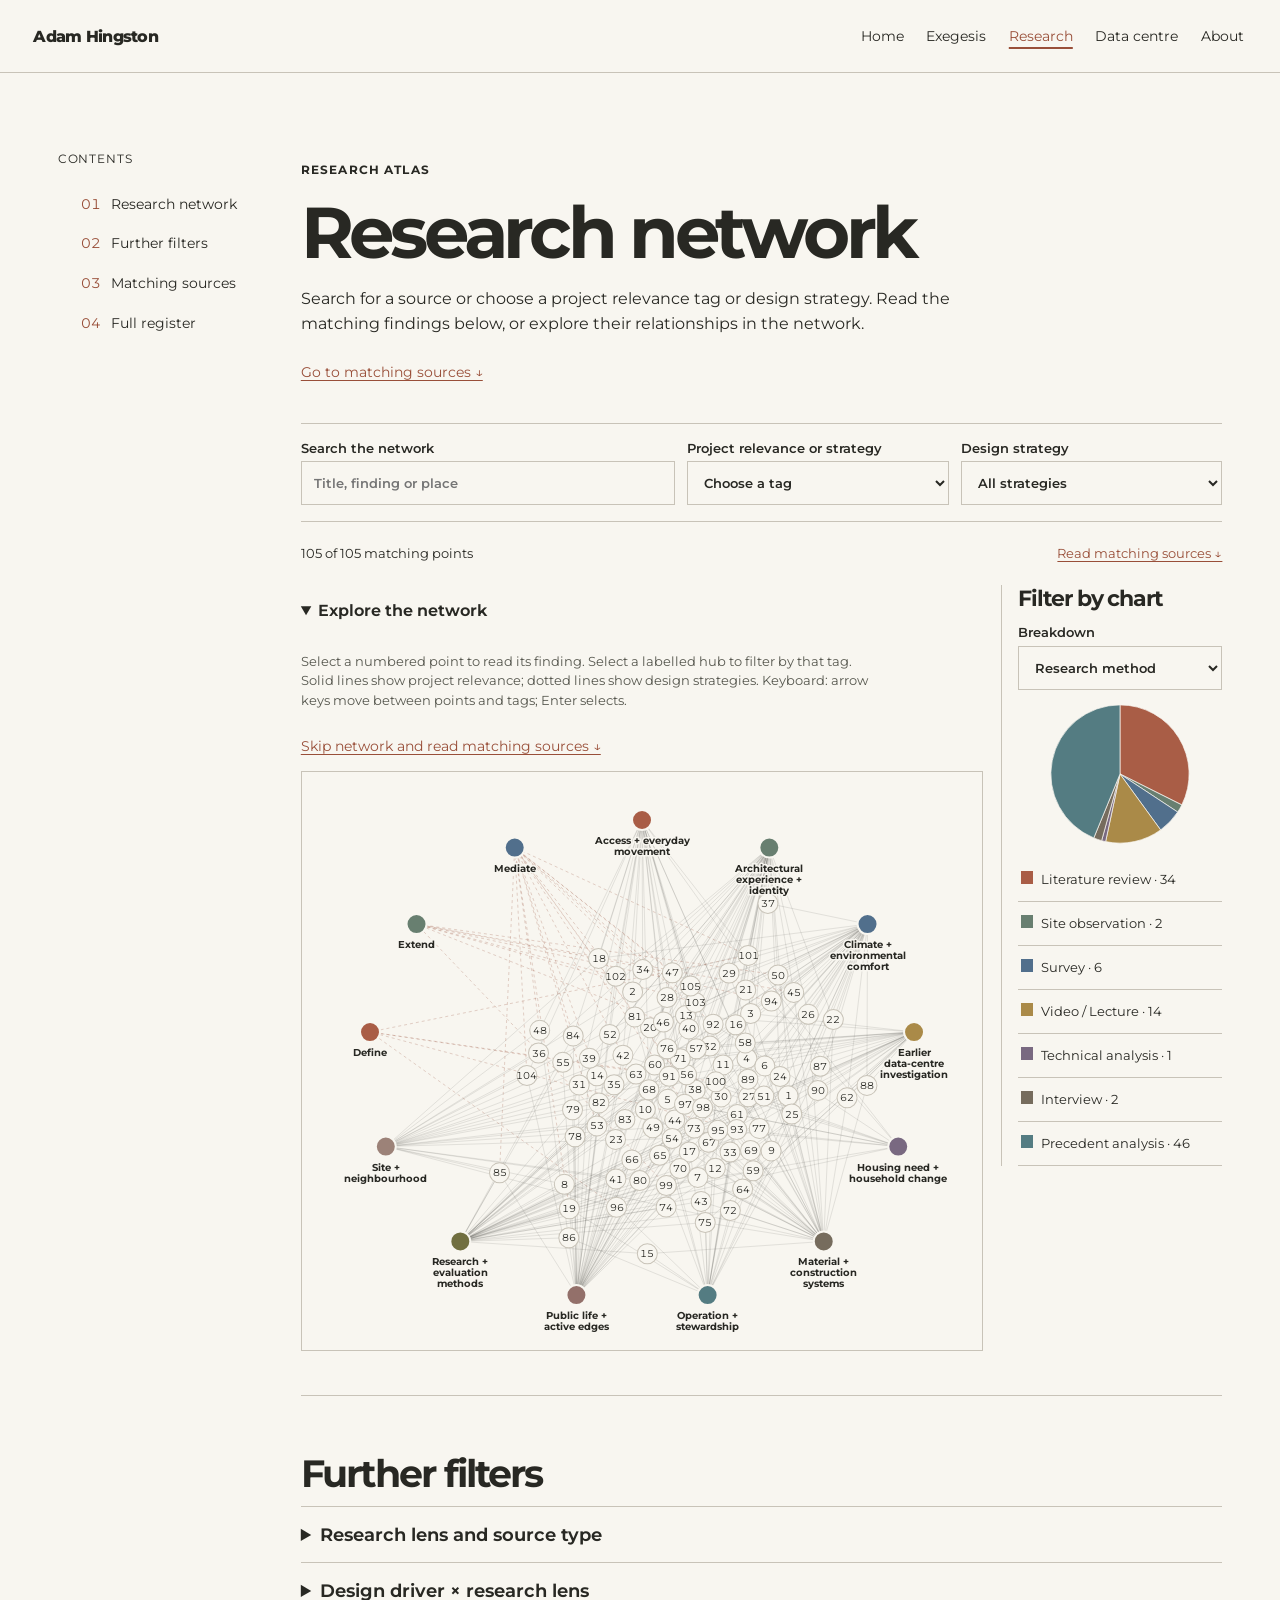
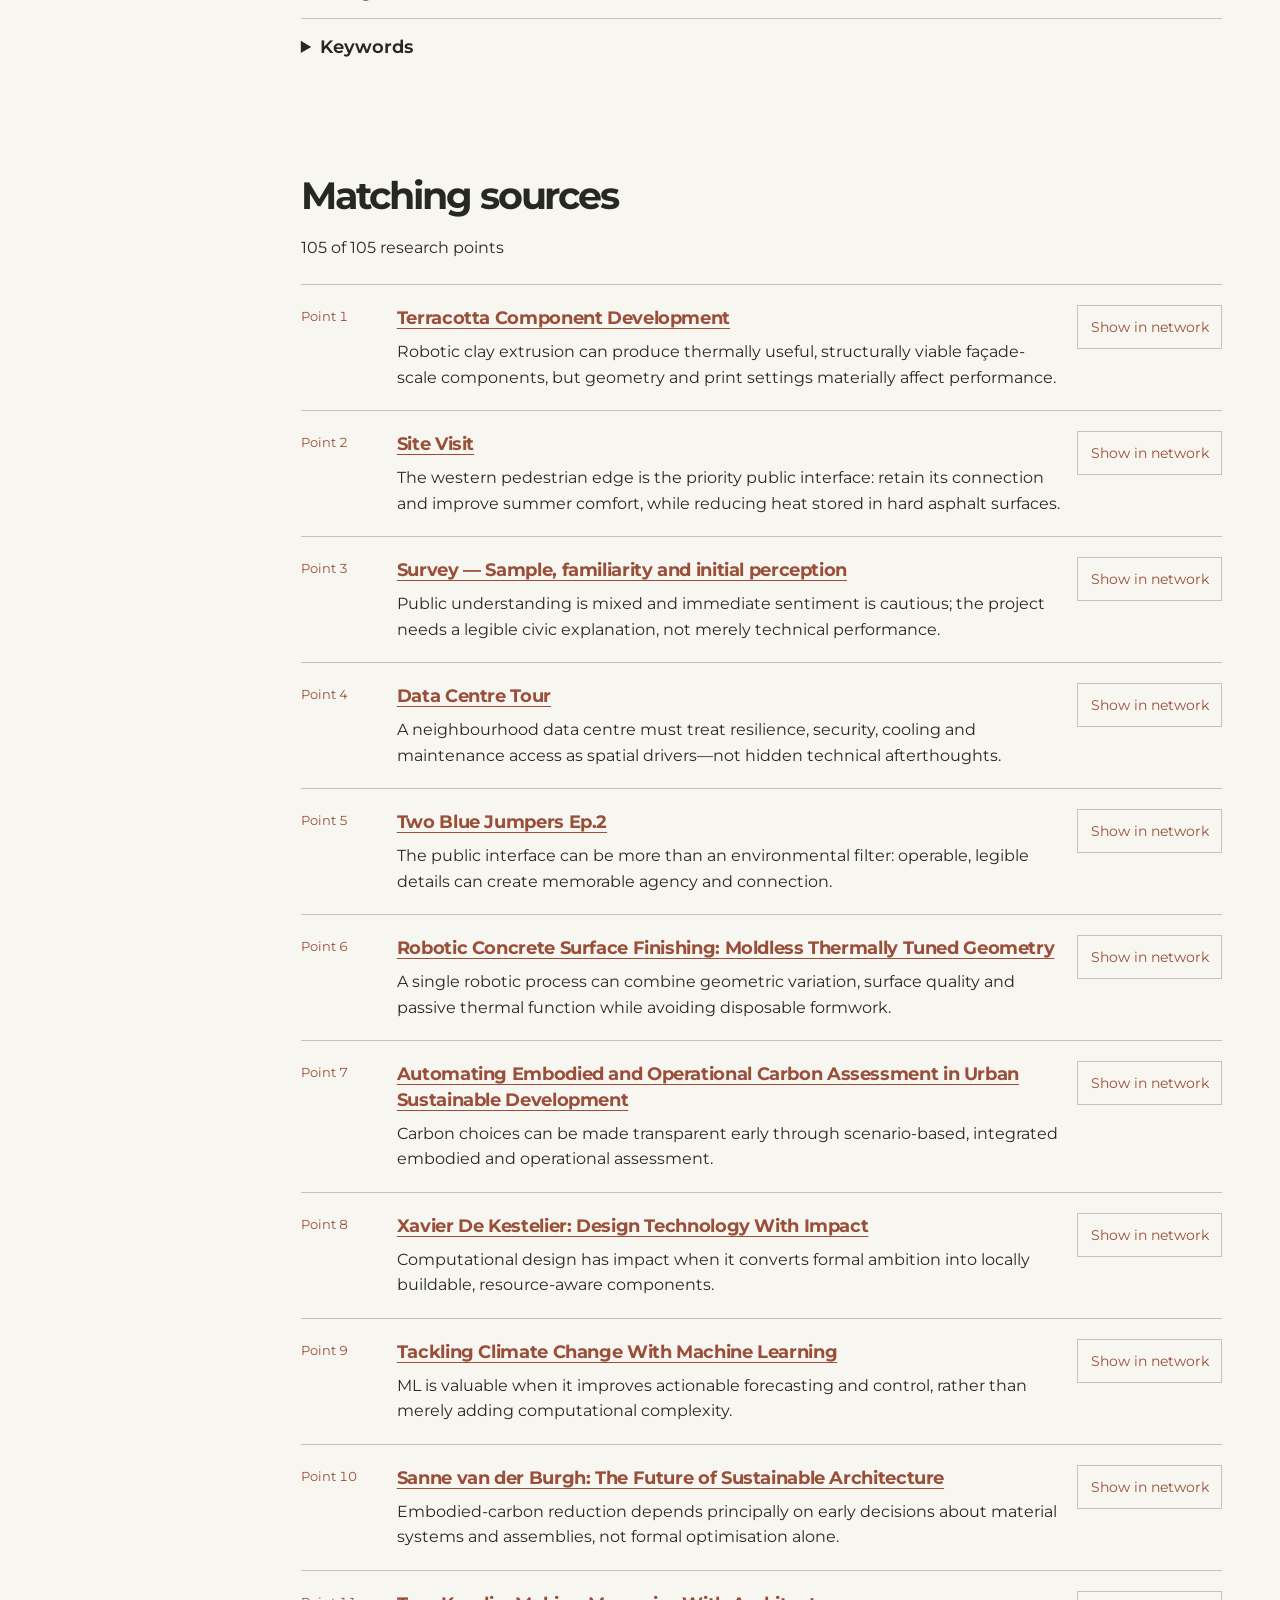
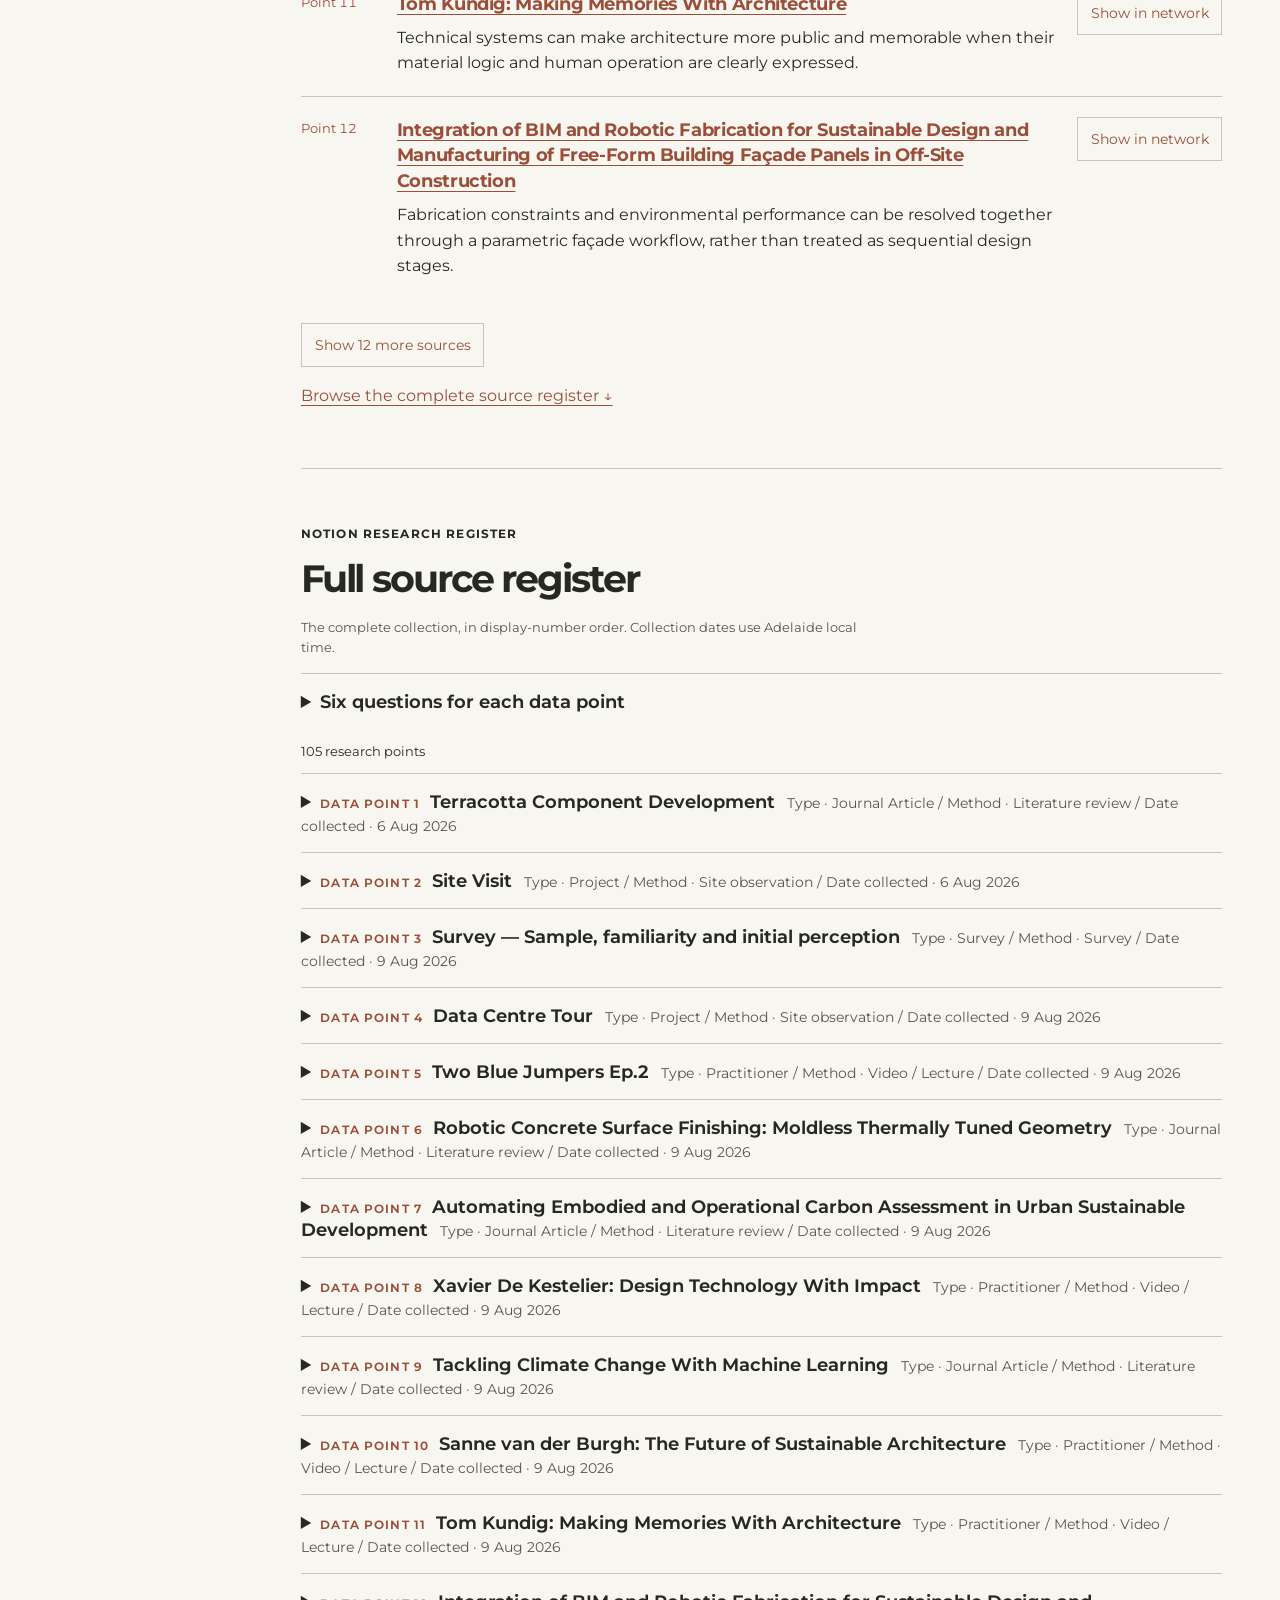
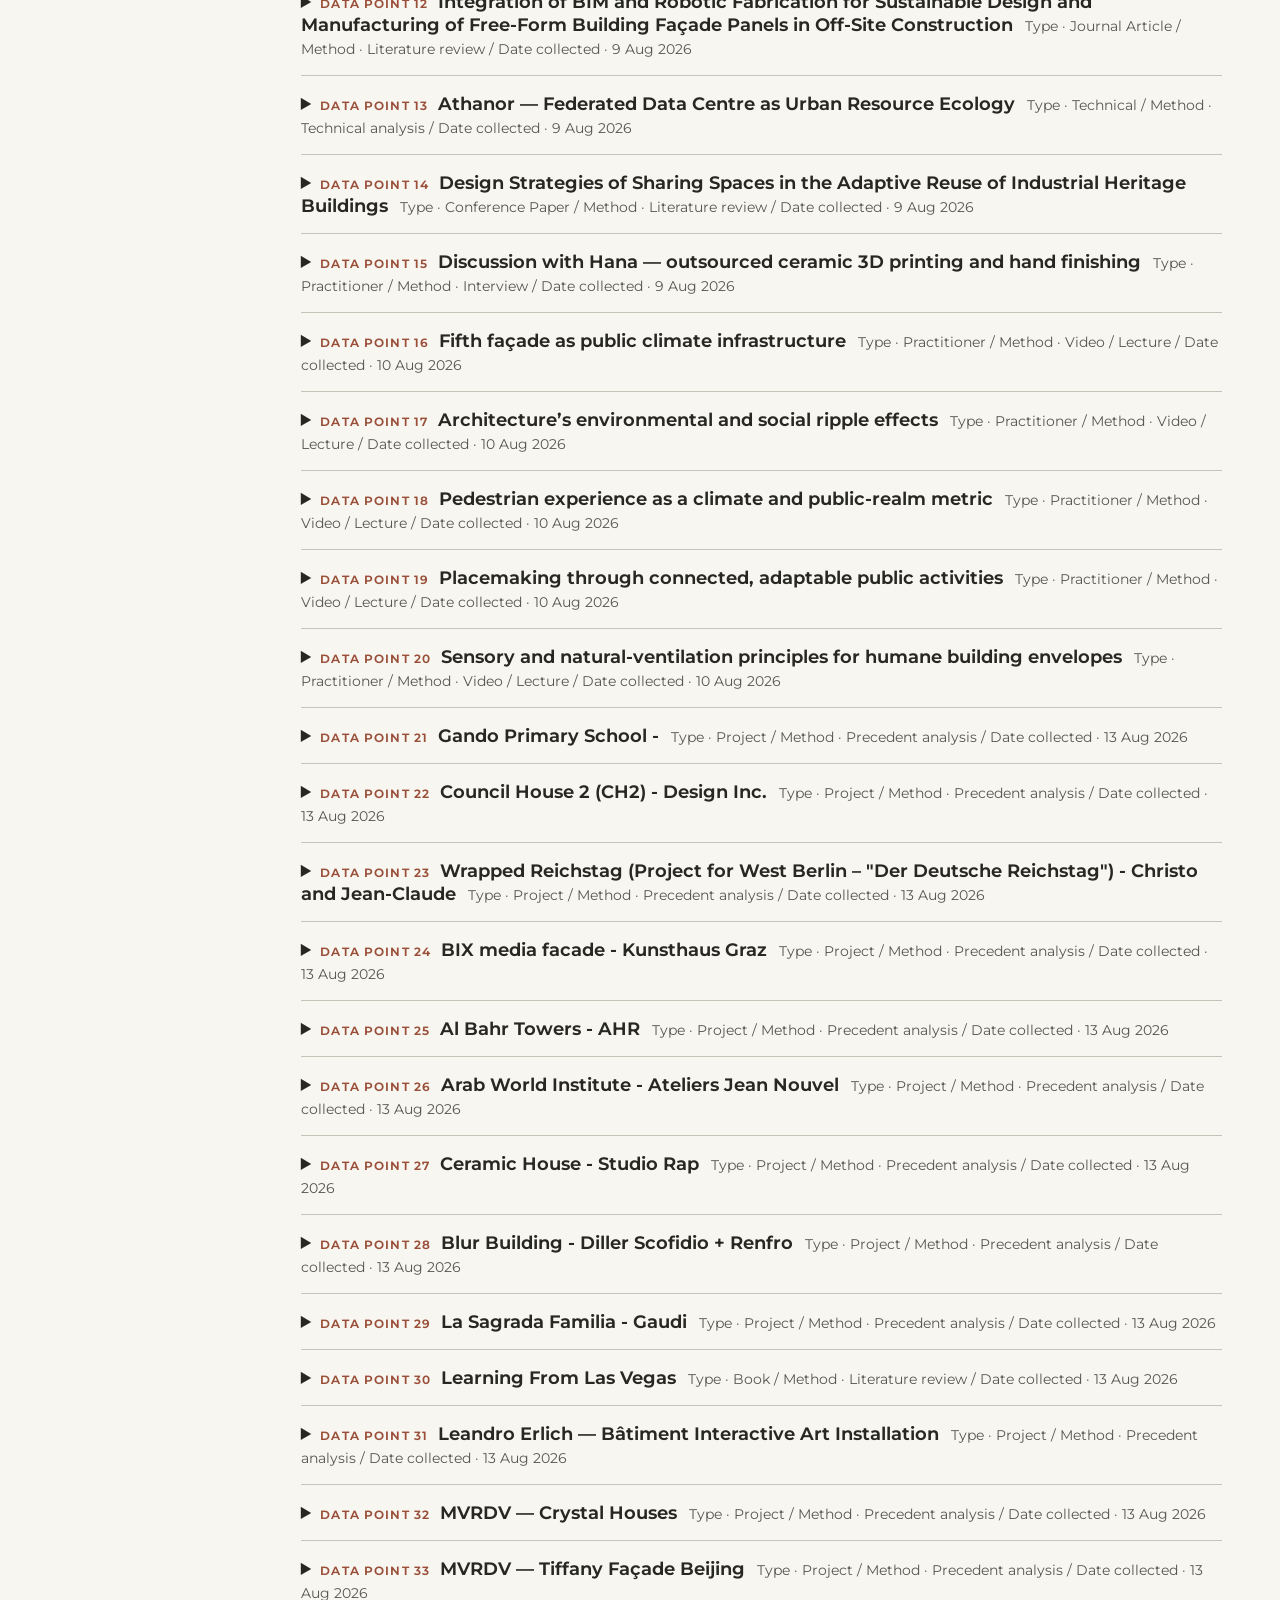
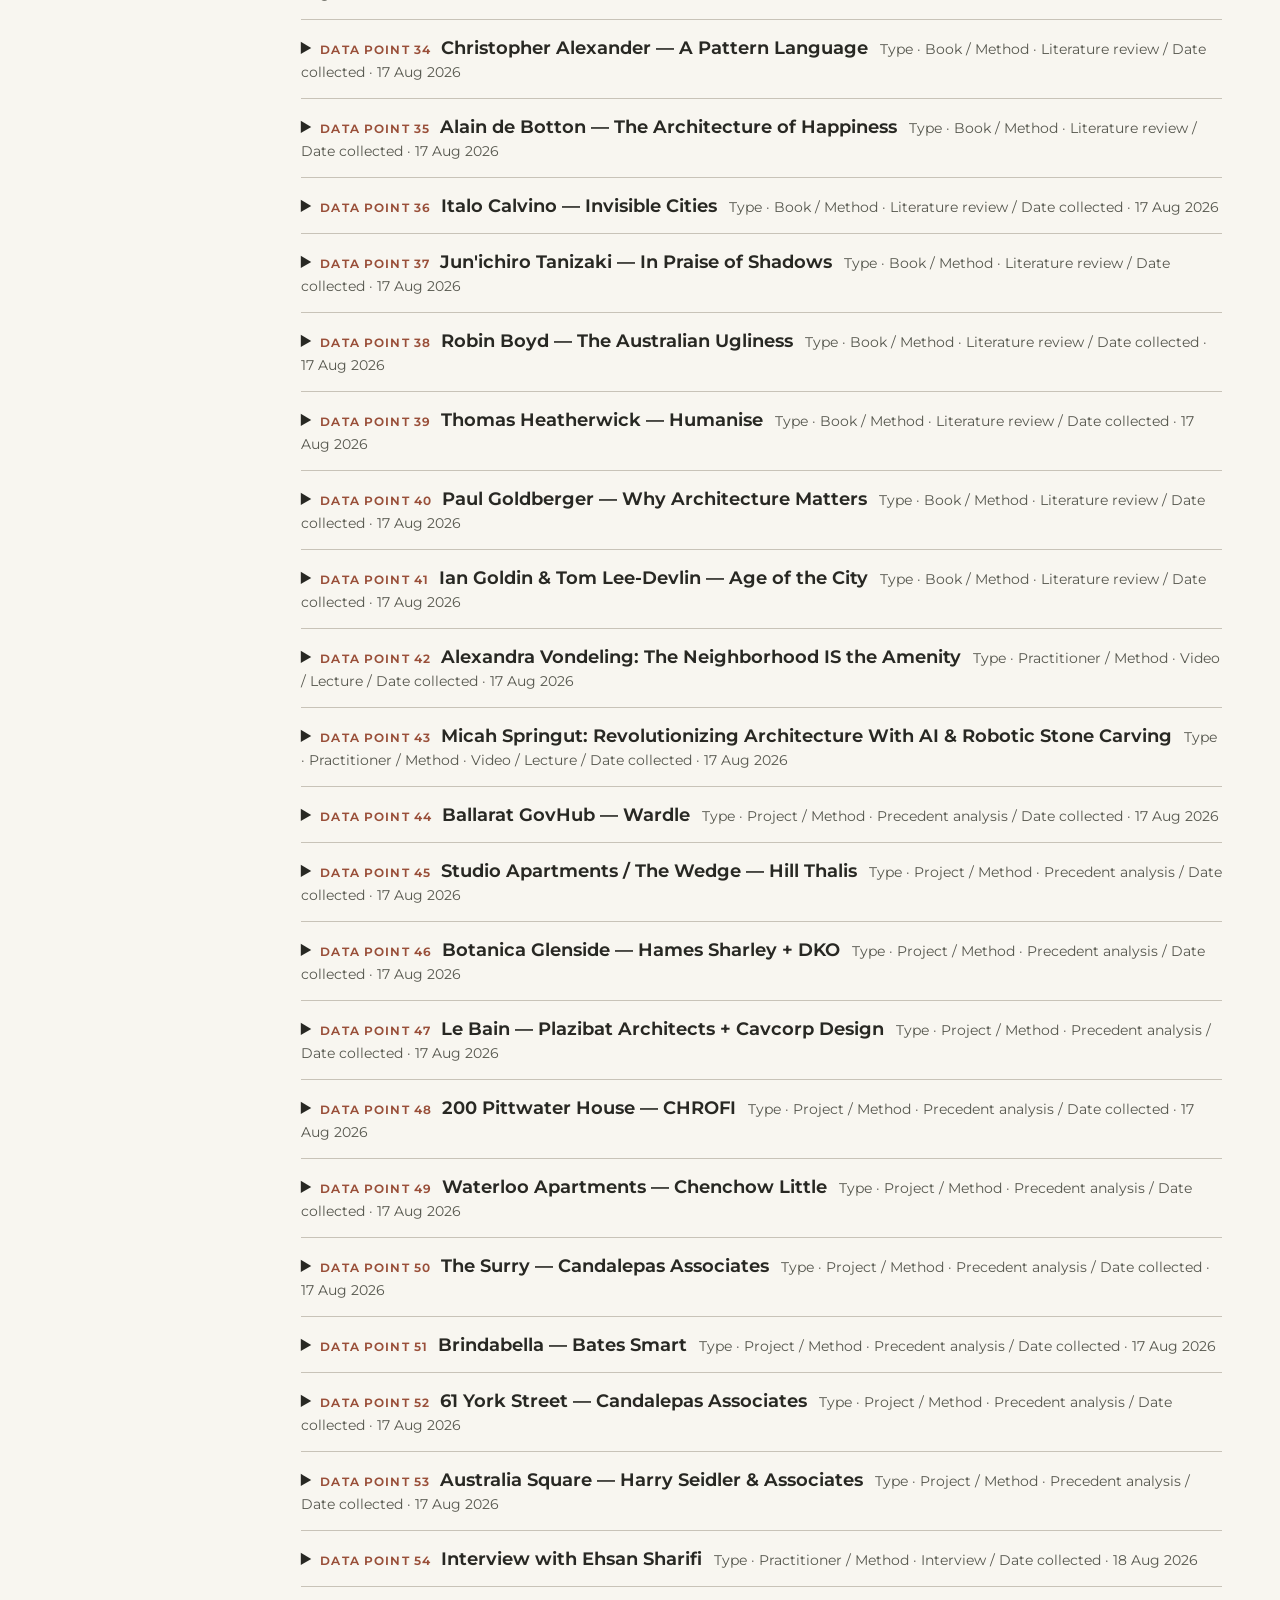
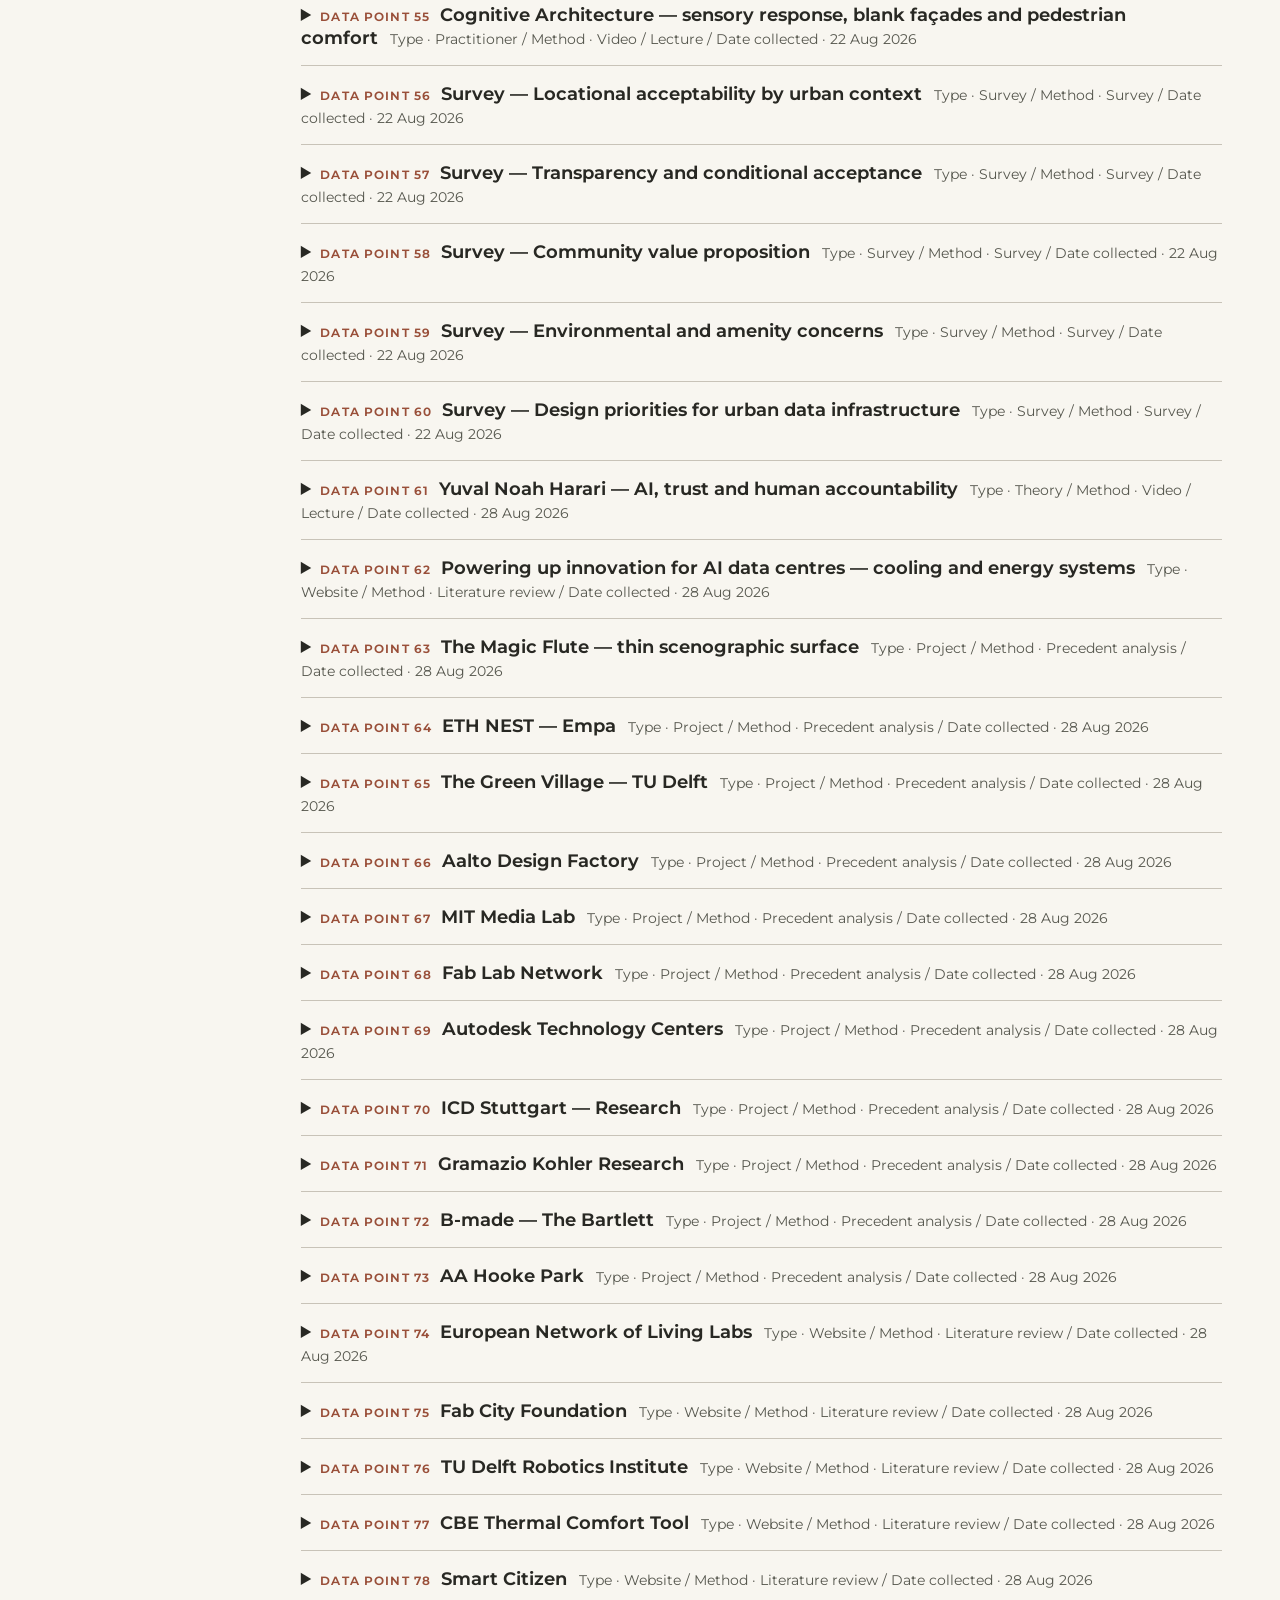
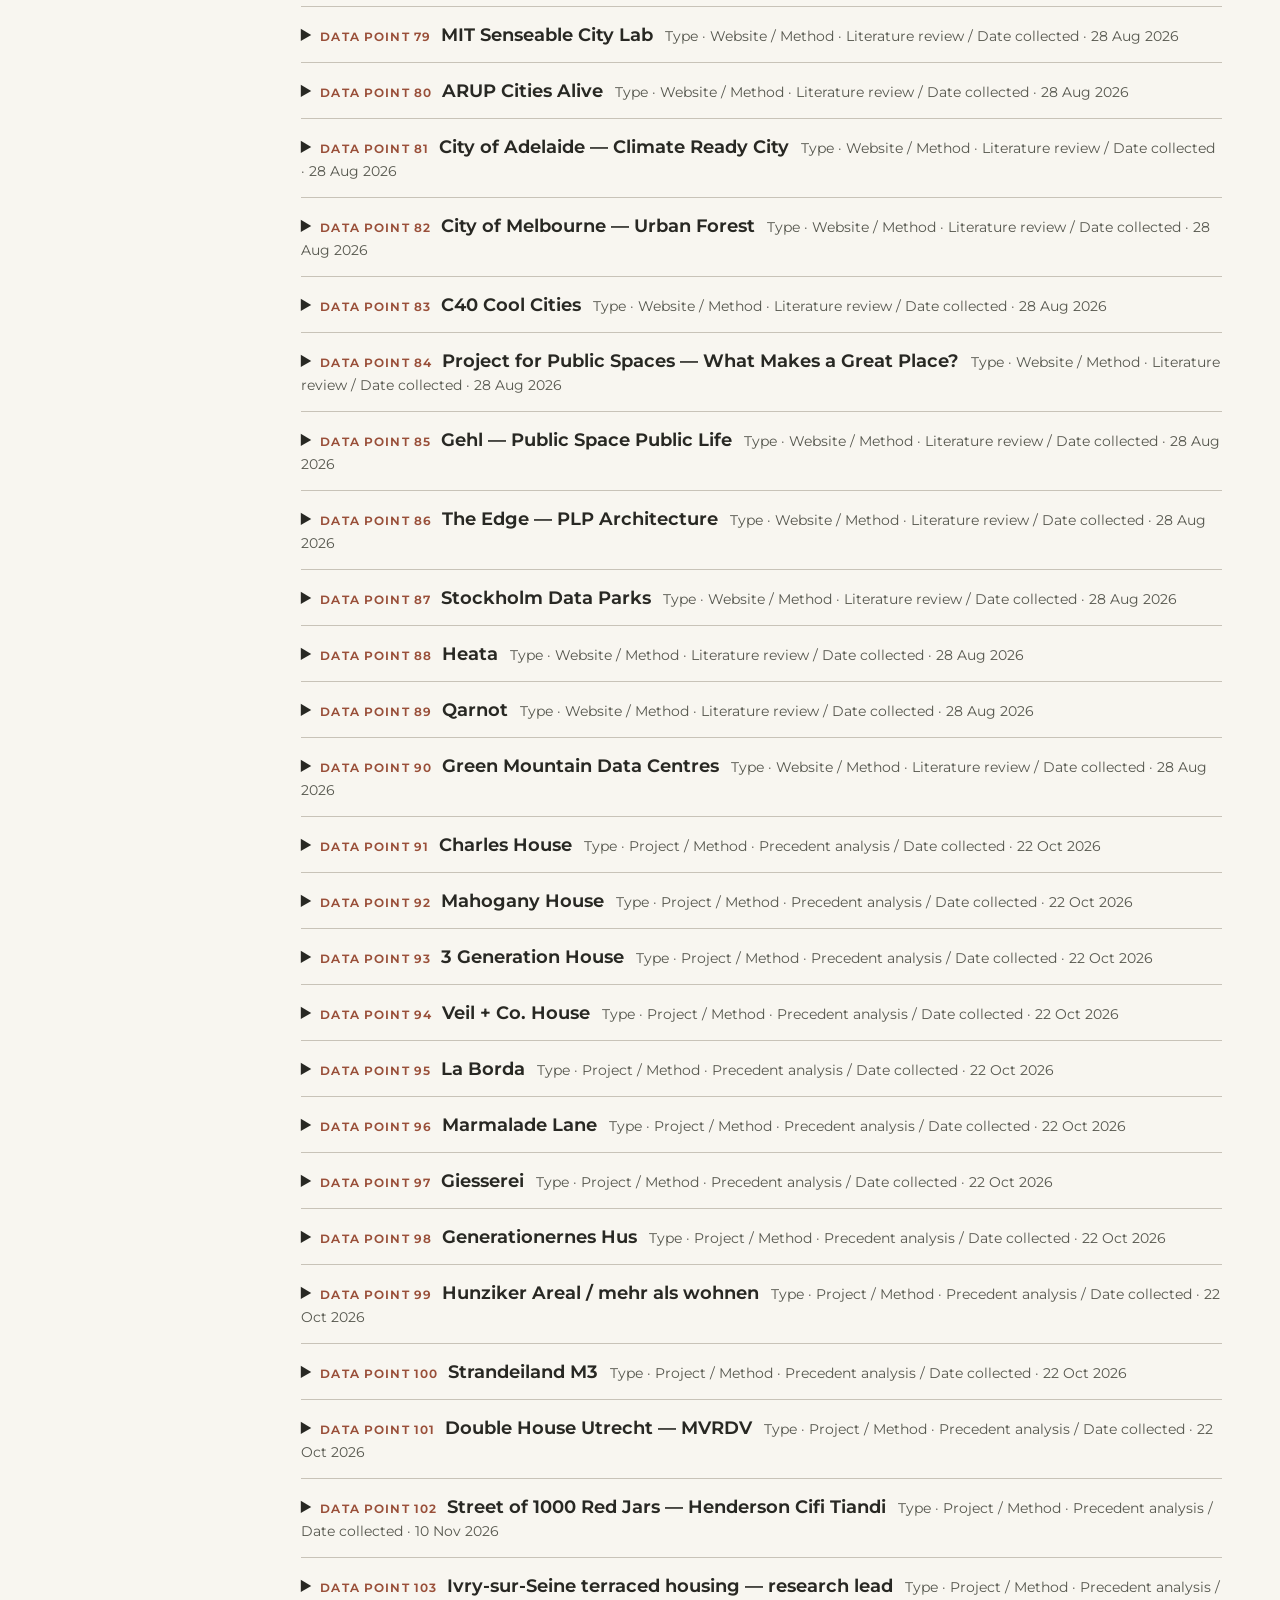
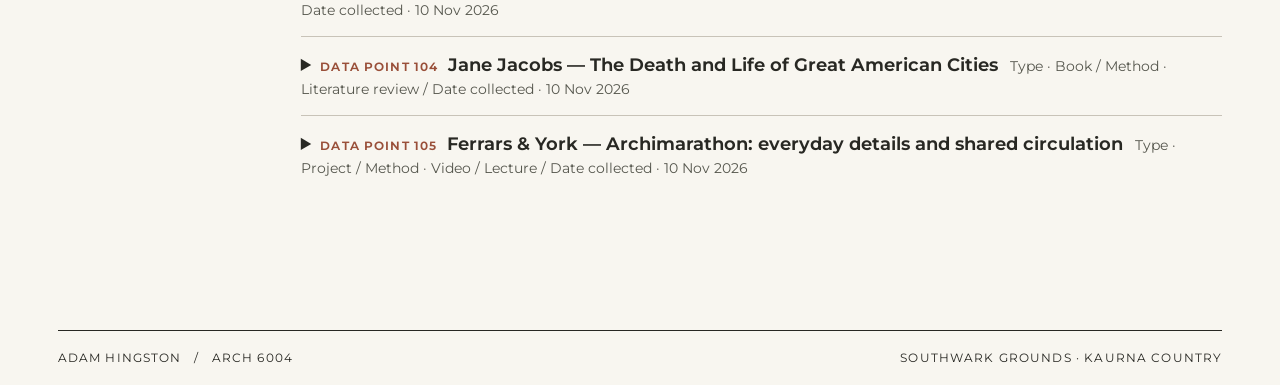
<file: research/index.html>
<!doctype html>
<html lang="en-AU"><head><meta charset="utf-8"><meta name="viewport" content="width=device-width,initial-scale=1"><title>Research | Together, Apart.</title><link rel="stylesheet" href="../atlas.css?v=image-guard-20261115"><script defer src="../exegesis/reader.js?v=edition"></script><script src="../assets/js/image-guard.js?v=20261115" defer></script></head><body class="journal research-journal"><a class="skip-link" href="#main-content">Skip to content</a>
<header class="masthead"><a class="brand" href="../">Adam Hingston</a><nav aria-label="Main navigation"><a href="../">Home</a><a href="../exegesis/">Exegesis</a><a href="./" aria-current="page">Research</a><a href="../data-centre/">Data centre</a><a href="../about/">About</a></nav></header>
<main id="main-content"><nav class="index-rail" aria-label="Page contents">
<button class="index-toggle" type="button" aria-expanded="false" aria-controls="index-links" hidden><span>Contents</span><span class="current-label">Introduction</span></button>
<div id="index-links"><p class="rail-heading">Contents</p>
<a href="#research-atlas" data-chapter="research-atlas"><span class="ordinal">01</span><span>Research network</span></a>
<a href="#additional-filters" data-chapter="additional-filters"><span class="ordinal">02</span><span>Further filters</span></a>
<a href="#matching-sources" data-chapter="matching-sources"><span class="ordinal">03</span><span>Matching sources</span></a>
<a href="#sources" data-chapter="sources"><span class="ordinal">04</span><span>Full register</span></a>
</div></nav>
<div class="study-field" id="research">
<section id="research-atlas" aria-labelledby="atlas-title">
<p class="eyebrow">Research atlas</p><h1 id="atlas-title" tabindex="-1">Research network</h1>
<p>Search for a source or choose a project relevance tag or design strategy. Read the matching findings below, or explore their relationships in the network.</p>
<a class="skip-network" href="#matching-sources">Go to matching sources ↓</a><div class="network-controls">
<label>Search the network<input type="search" id="atlas-search" placeholder="Title, finding or place"></label>
<label id="match-mode" hidden>Combine selected tags<select id="theme-match"><option value="all">Match all tags</option><option value="any">Match any tag</option></select></label>
<label>Project relevance or strategy<select id="add-tag"></select></label>
<label>Design strategy<select id="driver"></select></label>
<button type="button" id="atlas-clear" hidden>Clear all filters</button>
</div>
<div class="network-status"><p id="chart-status" role="status"></p><a id="showMatches" href="#matching-sources">Read matching sources ↓</a></div>
<div id="node-selections" aria-label="Active filters"></div>
<div class="network-workbench">
<details id="network-view"><summary>Explore the network</summary><p class="fine-print" id="network-help">Select a numbered point to read its finding. Select a labelled hub to filter by that tag. Solid lines show project relevance; dotted lines show design strategies. Keyboard: arrow keys move between points and tags; Enter selects.</p><a class="skip-network" href="#matching-sources">Skip network and read matching sources ↓</a><div class="atlas-map-wrap"><svg id="atlas-map" role="group" aria-label="Research network" aria-describedby="network-help"></svg><div id="atlas-preview" class="atlas-preview" role="tooltip" hidden></div></div></details>
<aside class="network-breakdown" id="dashboard"><h2>Filter by chart</h2><label>Breakdown <select id="metric"><option value="method">Research method</option><option value="type">Source type</option><option value="reliability">Reliability</option></select></label>
<div class="plot"><svg id="chart" viewBox="0 0 200 200" aria-label="Research breakdown" role="img"></svg><div><div id="legend"></div><button id="clearMetric" hidden>Clear chart filter</button></div></div></aside>
</div>
<article id="atlas-detail" class="network-selection" aria-live="polite" hidden></article>
</section>
<section id="additional-filters"><h2>Further filters</h2>
<details id="search-filters"><summary>Research lens and source type</summary><div class="filters"><label>Research lens<select id="lens"></select></label><label>Source type<select id="kind"></select></label></div></details>
<details id="driver-lens"><summary>Design driver × research lens</summary><div id="driver-matrix"></div></details>
<details id="keywords"><summary>Keywords</summary><div id="keyword-cloud"></div></details>
<div class="explorer-status"><span id="activeExplorers"></span><button hidden id="clearExplorers">Clear matrix and keyword filters</button></div>
</section>
<section id="matching-sources" aria-labelledby="matching-title"><h2 id="matching-title" tabindex="-1">Matching sources</h2><p id="matching-count" role="status"></p><ol id="matching-list" class="matching-list"></ol><button type="button" id="more-matches" hidden>Show more sources</button><p><a href="#sources">Browse the complete source register ↓</a></p></section>
<section id="sources"><p class="eyebrow">Notion research register</p><h2>Full source register</h2>
<p class="fine-print">The complete collection, in display-number order. Collection dates use Adelaide local time.</p>
<details id="six-questions"><summary>Six questions for each data point</summary><ol id="framework"></ol></details>
<div class="network-status"><span id="count" role="status"></span></div>
<div id="results"></div></section><p id="status" role="status"></p>
</div></main><footer>Adam Hingston   /   ARCH 6004 <span>Southwark Grounds · Kaurna Country</span></footer><script src="../atlas-research.js?v=interface-20261111" defer></script></body></html>
</file>
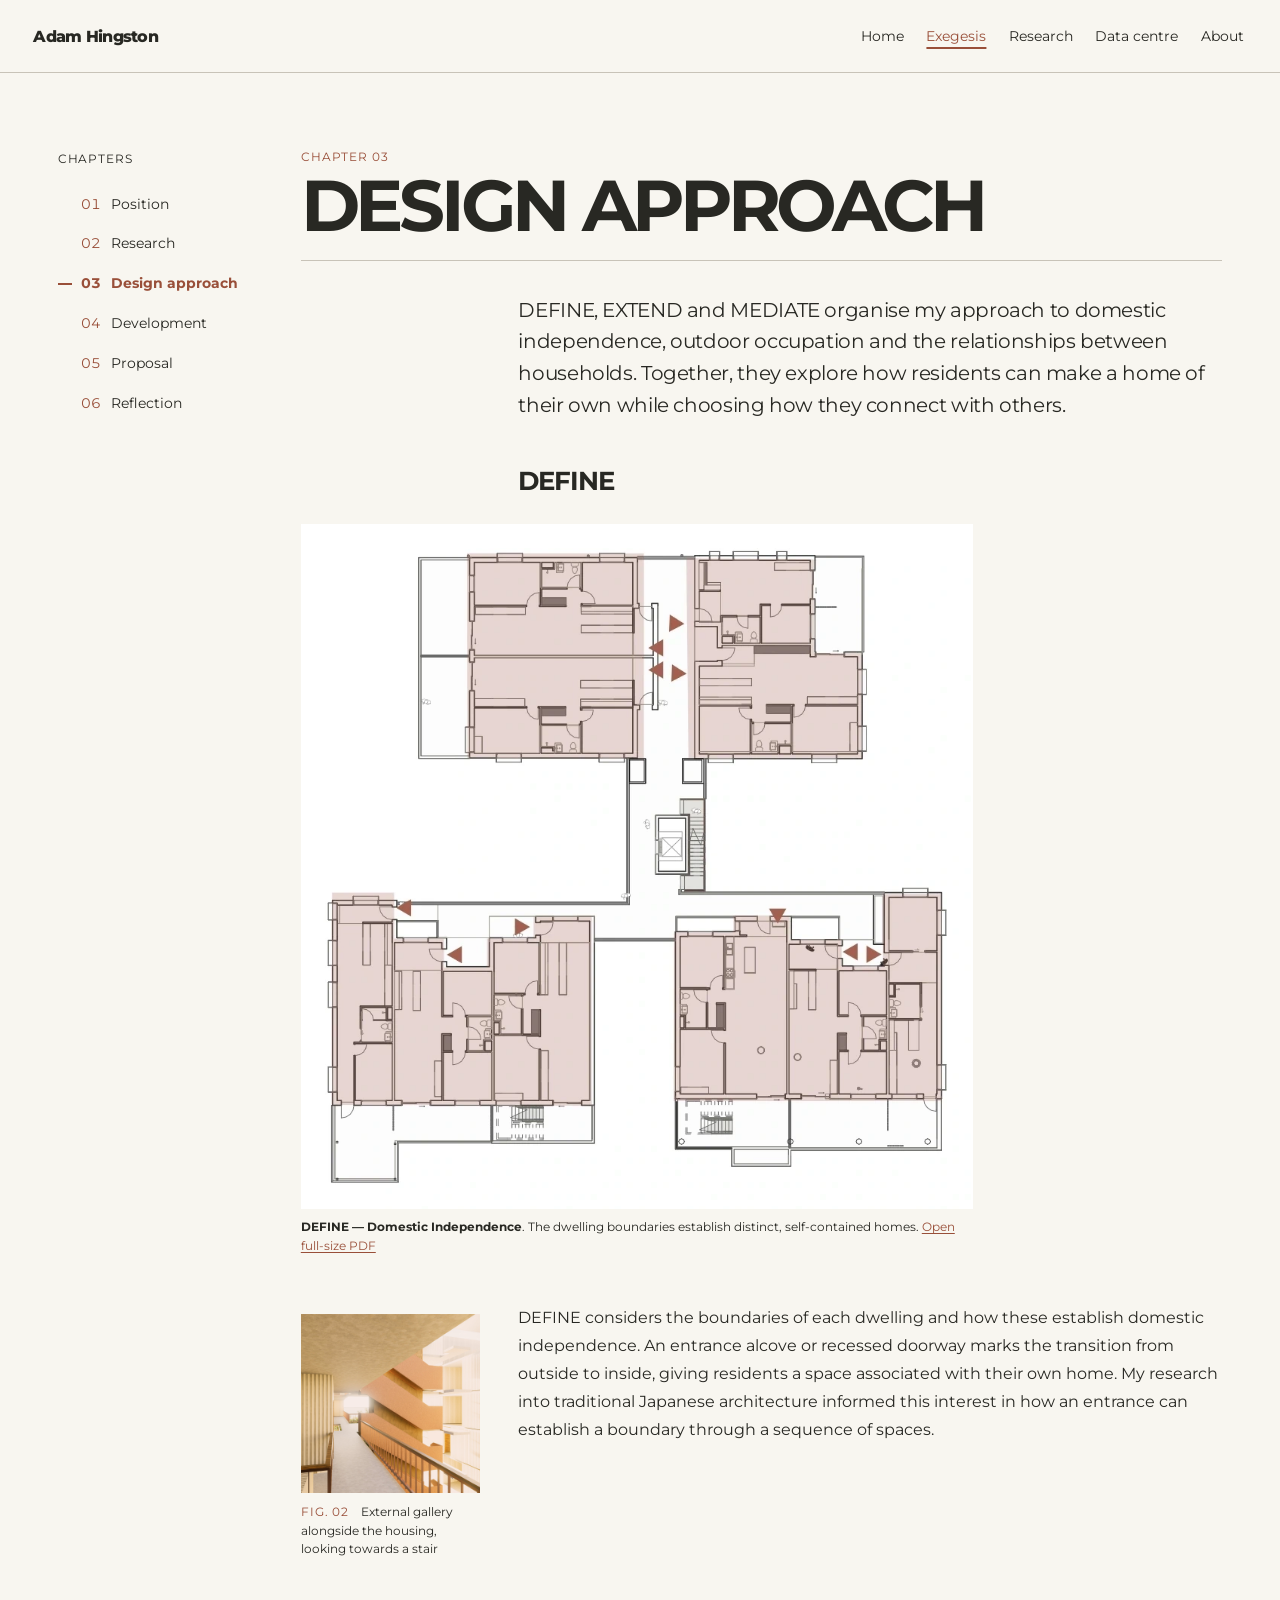
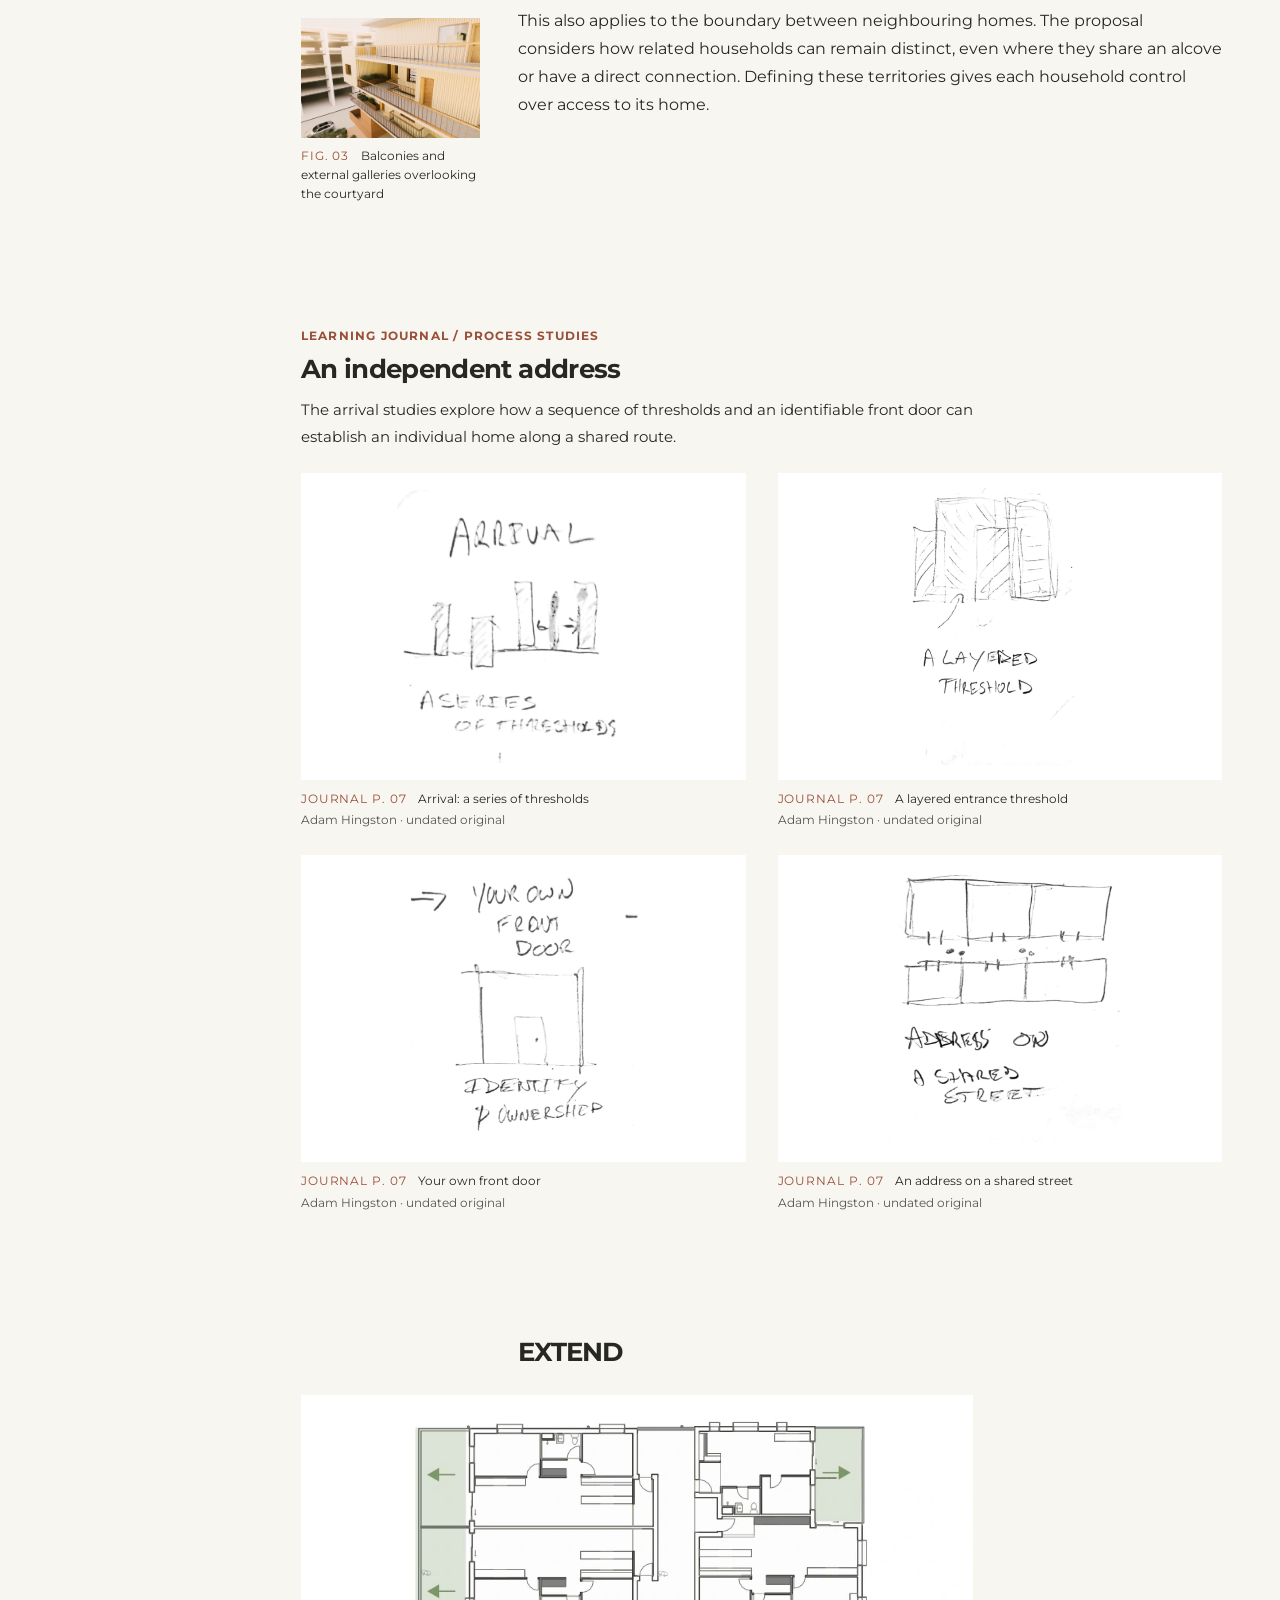
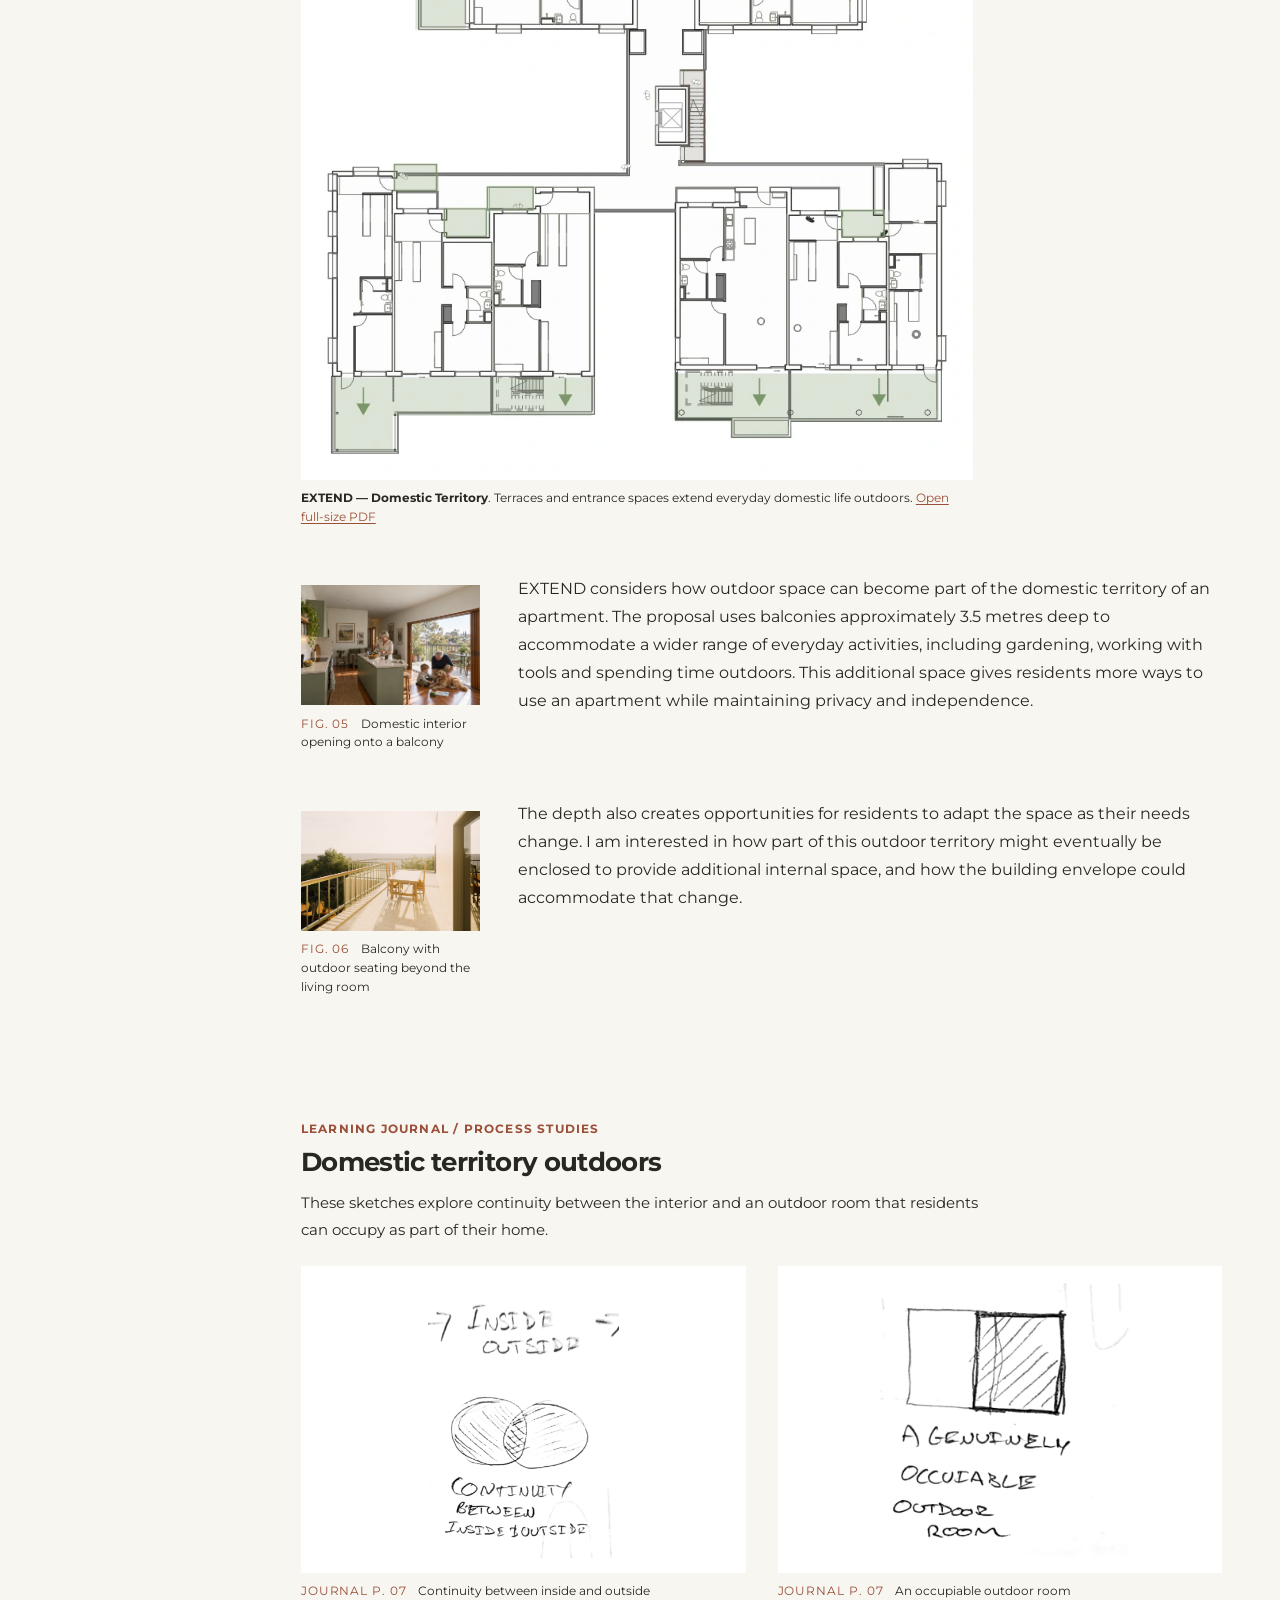
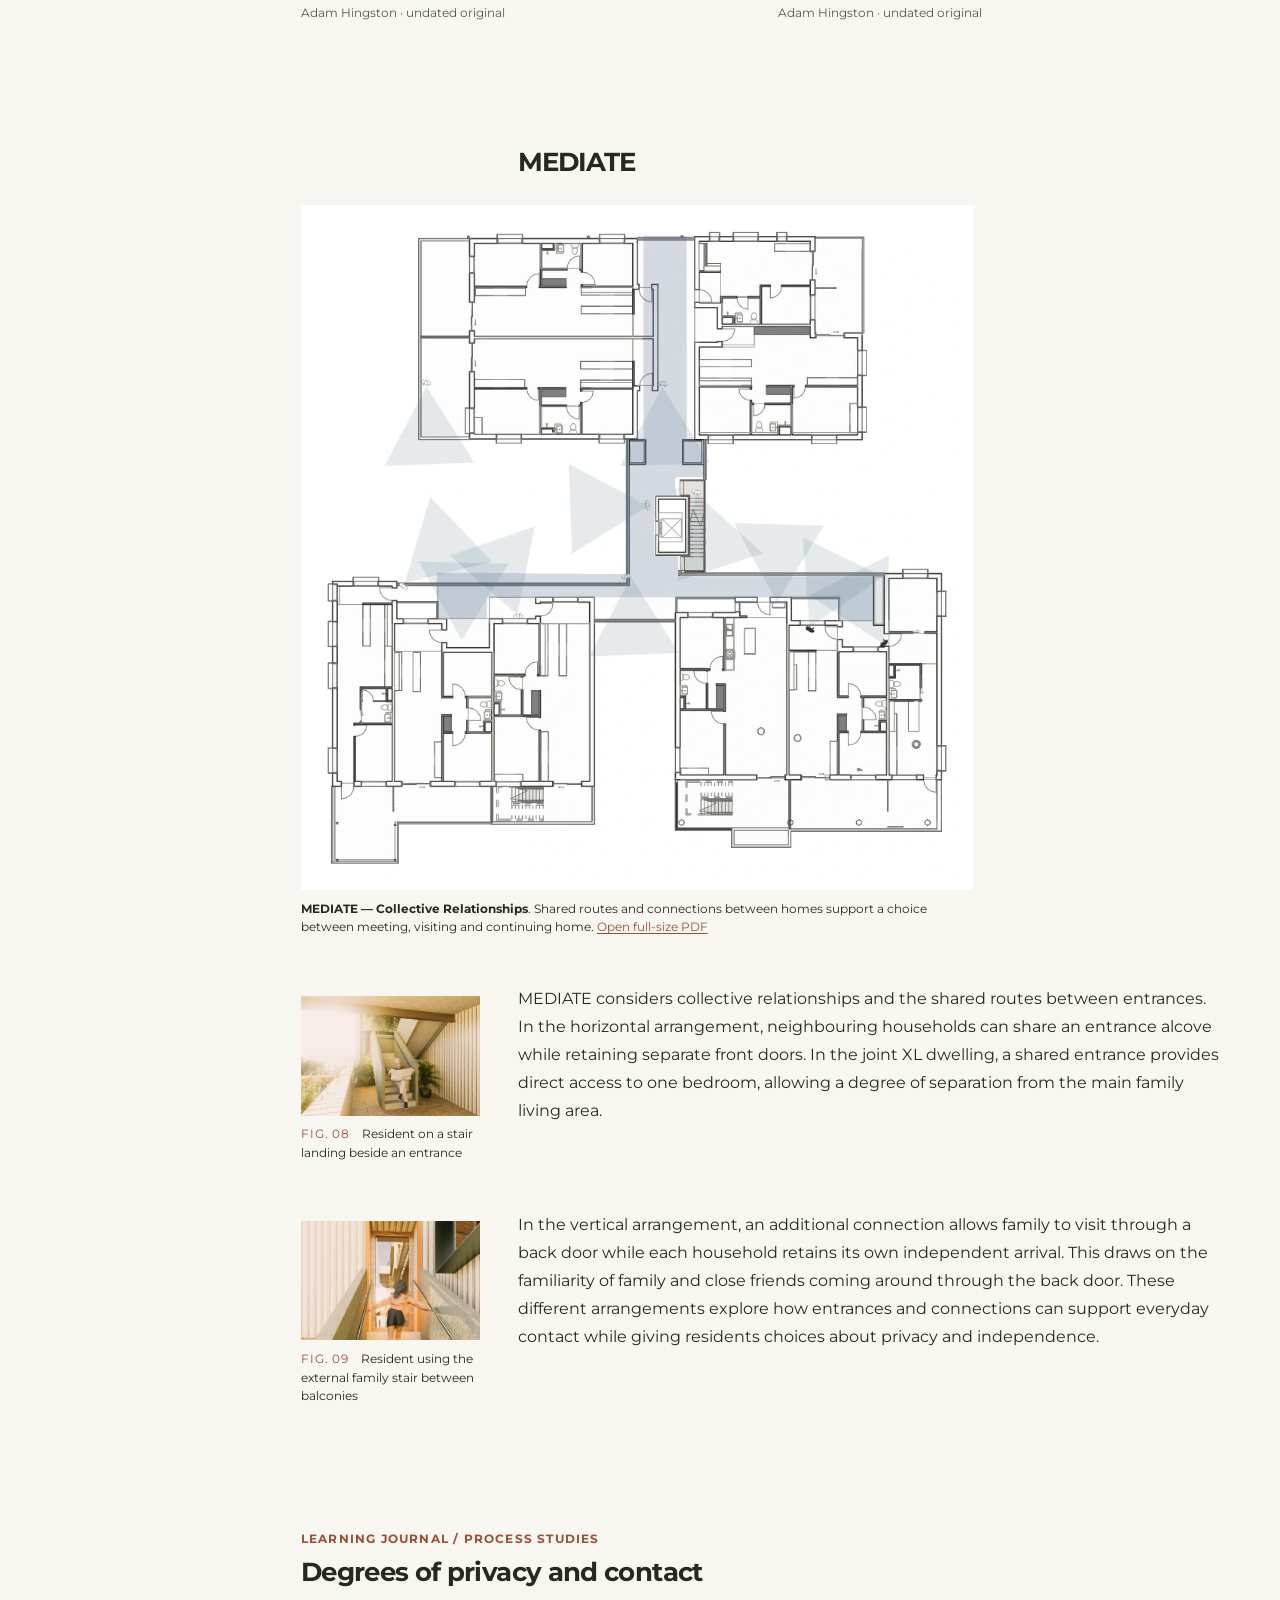
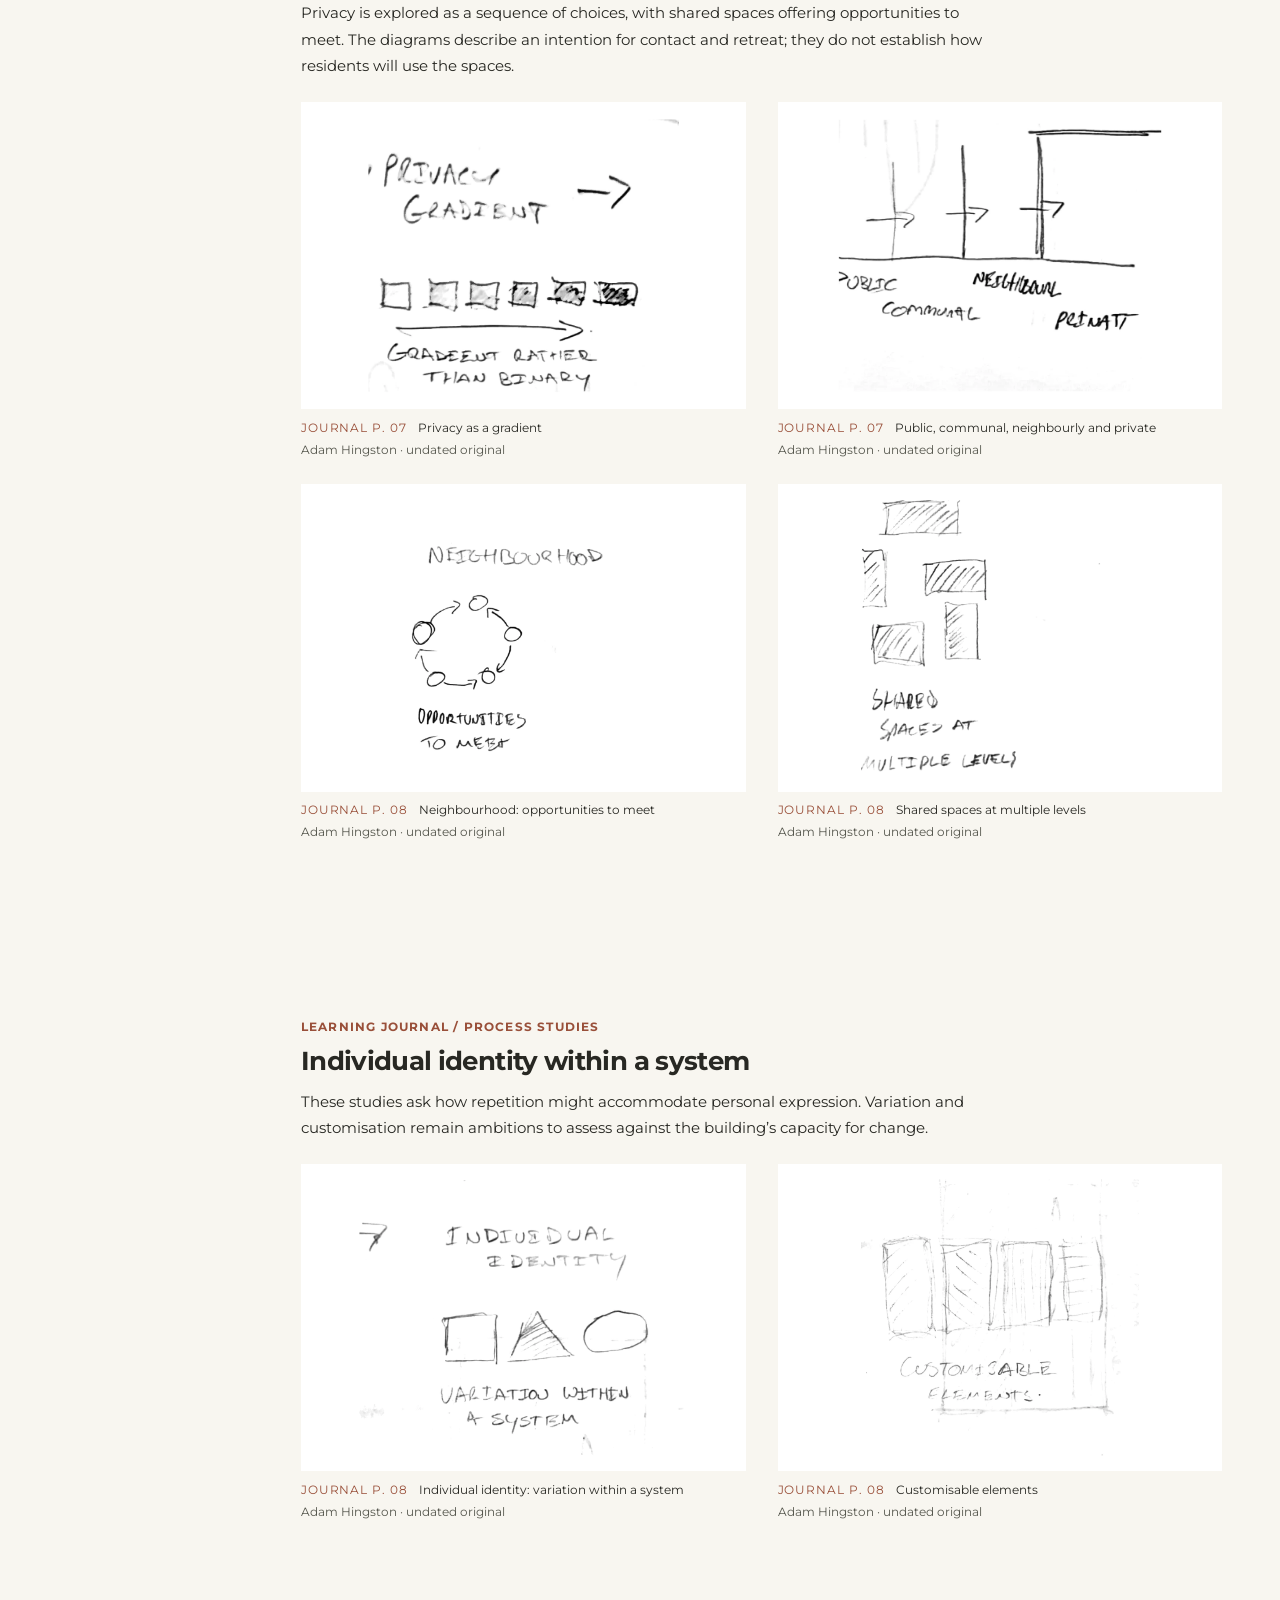
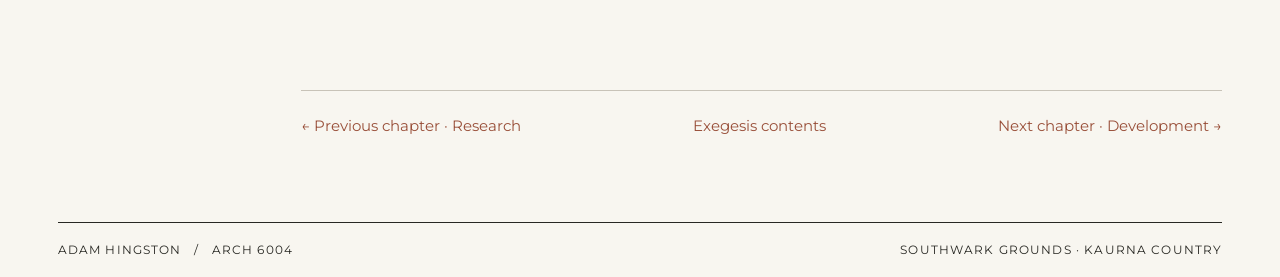
<file: exegesis/design-approach/index.html>
<!doctype html>
<html lang="en-AU"><head><meta charset="utf-8"><meta name="viewport" content="width=device-width,initial-scale=1"><title>Design approach | Together, Apart.</title><script src="../reader.js?v=chapters" defer></script><link rel="stylesheet" href="../../atlas.css?v=precedents-20261115"><script src="../../assets/js/image-guard.js?v=20261115" defer></script></head><body class="journal"><a class="skip-link" href="#main-content">Skip to content</a>
<header class="masthead"><a class="brand" href="../../">Adam Hingston</a><nav aria-label="Main navigation"><a href="../../">Home</a><a href="../" aria-current="location">Exegesis</a><a href="../../research/">Research</a><a href="../../data-centre/">Data centre</a><a href="../../about/">About</a></nav></header>
<main id="main-content"><nav class="index-rail" aria-label="Chapter index"><button type="button" class="index-toggle" aria-expanded="false" aria-controls="index-links" hidden="hidden"><span>Chapters</span><span class="current-label">03 / Design approach</span></button><div id="index-links"><p class="rail-heading">Chapters</p><a href="../position/" data-chapter="position"><span class="ordinal">01</span><span>Position</span></a><a href="../research/" data-chapter="research"><span class="ordinal">02</span><span>Research</span></a><a href="../design-approach/" data-chapter="design-approach" aria-current="page"><span class="ordinal">03</span><span>Design approach</span></a><a href="../development/" data-chapter="development"><span class="ordinal">04</span><span>Development</span></a><a href="../proposal/" data-chapter="proposal"><span class="ordinal">05</span><span>Proposal</span></a><a href="../reflection/" data-chapter="reflection"><span class="ordinal">06</span><span>Reflection</span></a></div></nav><div class="editorial-field"><div class="j-manuscript"><article class="j-chapter" id="design-approach"><span class="j-number">Chapter 03</span><h1 class="j-title">Design approach</h1><p class="j-lead">DEFINE, EXTEND and MEDIATE organise my approach to domestic independence, outdoor occupation and the relationships between households. Together, they explore how residents can make a home of their own while choosing how they connect with others.</p>
<h3>DEFINE</h3>
<figure class="j-figure drawing-figure"><a href="../../assets/drawings/11-define-domestic-independence.pdf" aria-label="Open PDF: DEFINE — Domestic Independence"><img loading="lazy" decoding="async" src="../../assets/exegesis/drawings/11-define-domestic-independence.webp" alt="DEFINE — Domestic Independence. The dwelling boundaries establish distinct, self-contained homes."></a><figcaption><strong>DEFINE — Domestic Independence</strong>. The dwelling boundaries establish distinct, self-contained homes. <a href="../../assets/drawings/11-define-domestic-independence.pdf">Open full-size PDF</a></figcaption></figure><div class="j-spread"><p>DEFINE considers the boundaries of each dwelling and how these establish domestic independence. An entrance alcove or recessed doorway marks the transition from outside to inside, giving residents a space associated with their own home. My research into traditional Japanese architecture informed this interest in how an entrance can establish a boundary through a sequence of spaces.</p>
<figure class="j-figure"><div class="j-enlarge"><img loading="lazy" decoding="async" src="../../assets/exegesis/design-approach/define_01.jpg" alt="External gallery alongside the housing, looking towards a stair"></div><figcaption><span class="j-fig-label">Fig. 02</span>External gallery alongside the housing, looking towards a stair</figcaption></figure>
</div><div class="j-spread"><p>This also applies to the boundary between neighbouring homes. The proposal considers how related households can remain distinct, even where they share an alcove or have a direct connection. Defining these territories gives each household control over access to its home.</p>
<figure class="j-figure"><div class="j-enlarge"><img loading="lazy" decoding="async" src="../../assets/exegesis/design-approach/define_02.jpg" alt="Balconies and external galleries overlooking the courtyard"></div><figcaption><span class="j-fig-label">Fig. 03</span>Balconies and external galleries overlooking the courtyard</figcaption></figure>
</div><section class="journal-studies" id="journal-define" aria-labelledby="journal-define-title"><p class="eyebrow">Learning Journal / Process studies</p><h4 id="journal-define-title">An independent address</h4><p class="journal-study-note">The arrival studies explore how a sequence of thresholds and an identifiable front door can establish an individual home along a shared route.</p><div class="journal-figure-grid"><figure class="j-figure journal-study"><div class="j-enlarge"><img loading="lazy" decoding="async" width="696" height="752" src="../../assets/exegesis/journal/journal-p07-arrival-threshold-sequence.webp" alt="Handwritten journal study: Arrival: a series of thresholds. Original scan page 7."></div><figcaption><span class="j-fig-label">Journal p. 07</span>Arrival: a series of thresholds<span class="journal-credit">Adam Hingston · undated original</span></figcaption></figure><figure class="j-figure journal-study"><div class="j-enlarge"><img loading="lazy" decoding="async" width="696" height="1034" src="../../assets/exegesis/journal/journal-p07-layered-entrance-threshold.webp" alt="Handwritten journal study: A layered entrance threshold. Original scan page 7."></div><figcaption><span class="j-fig-label">Journal p. 07</span>A layered entrance threshold<span class="journal-credit">Adam Hingston · undated original</span></figcaption></figure><figure class="j-figure journal-study"><div class="j-enlarge"><img loading="lazy" decoding="async" width="768" height="919" src="../../assets/exegesis/journal/journal-p07-front-door-identity.webp" alt="Handwritten journal study: Your own front door. Original scan page 7."></div><figcaption><span class="j-fig-label">Journal p. 07</span>Your own front door<span class="journal-credit">Adam Hingston · undated original</span></figcaption></figure><figure class="j-figure journal-study"><div class="j-enlarge"><img loading="lazy" decoding="async" width="768" height="857" src="../../assets/exegesis/journal/journal-p07-address-on-shared-street.webp" alt="Handwritten journal study: An address on a shared street. Original scan page 7."></div><figcaption><span class="j-fig-label">Journal p. 07</span>An address on a shared street<span class="journal-credit">Adam Hingston · undated original</span></figcaption></figure></div></section><h3>EXTEND</h3>
<figure class="j-figure drawing-figure"><a href="../../assets/drawings/12-extend-domestic-territory.pdf" aria-label="Open PDF: EXTEND — Domestic Territory"><img loading="lazy" decoding="async" src="../../assets/exegesis/drawings/12-extend-domestic-territory.webp" alt="EXTEND — Domestic Territory. Terraces and entrance spaces extend everyday domestic life outdoors."></a><figcaption><strong>EXTEND — Domestic Territory</strong>. Terraces and entrance spaces extend everyday domestic life outdoors. <a href="../../assets/drawings/12-extend-domestic-territory.pdf">Open full-size PDF</a></figcaption></figure><div class="j-spread"><p>EXTEND considers how outdoor space can become part of the domestic territory of an apartment. The proposal uses balconies approximately 3.5 metres deep to accommodate a wider range of everyday activities, including gardening, working with tools and spending time outdoors. This additional space gives residents more ways to use an apartment while maintaining privacy and independence.</p>
<figure class="j-figure"><div class="j-enlarge"><img loading="lazy" decoding="async" src="../../assets/exegesis/design-approach/extend_01.jpg" alt="Domestic interior opening onto a balcony"></div><figcaption><span class="j-fig-label">Fig. 05</span>Domestic interior opening onto a balcony</figcaption></figure>
</div><div class="j-spread"><p>The depth also creates opportunities for residents to adapt the space as their needs change. I am interested in how part of this outdoor territory might eventually be enclosed to provide additional internal space, and how the building envelope could accommodate that change.</p>
<figure class="j-figure"><div class="j-enlarge"><img loading="lazy" decoding="async" src="../../assets/exegesis/design-approach/extend_02.jpg" alt="Balcony with outdoor seating beyond the living room"></div><figcaption><span class="j-fig-label">Fig. 06</span>Balcony with outdoor seating beyond the living room</figcaption></figure>
</div><section class="journal-studies" id="journal-extend" aria-labelledby="journal-extend-title"><p class="eyebrow">Learning Journal / Process studies</p><h4 id="journal-extend-title">Domestic territory outdoors</h4><p class="journal-study-note">These sketches explore continuity between the interior and an outdoor room that residents can occupy as part of their home.</p><div class="journal-figure-grid"><figure class="j-figure journal-study"><div class="j-enlarge"><img loading="lazy" decoding="async" width="696" height="989" src="../../assets/exegesis/journal/journal-p07-inside-outside-continuity.webp" alt="Handwritten journal study: Continuity between inside and outside. Original scan page 7."></div><figcaption><span class="j-fig-label">Journal p. 07</span>Continuity between inside and outside<span class="journal-credit">Adam Hingston · undated original</span></figcaption></figure><figure class="j-figure journal-study"><div class="j-enlarge"><img loading="lazy" decoding="async" width="696" height="734" src="../../assets/exegesis/journal/journal-p07-occupiable-outdoor-room.webp" alt="Handwritten journal study: An occupiable outdoor room. Original scan page 7."></div><figcaption><span class="j-fig-label">Journal p. 07</span>An occupiable outdoor room<span class="journal-credit">Adam Hingston · undated original</span></figcaption></figure></div></section><h3>MEDIATE</h3>
<figure class="j-figure drawing-figure"><a href="../../assets/drawings/13-mediate-collective-relationships.pdf" aria-label="Open PDF: MEDIATE — Collective Relationships"><img loading="lazy" decoding="async" src="../../assets/exegesis/drawings/13-mediate-collective-relationships.webp" alt="MEDIATE — Collective Relationships. Shared routes and connections between homes support a choice between meeting, visiting and continuing home."></a><figcaption><strong>MEDIATE — Collective Relationships</strong>. Shared routes and connections between homes support a choice between meeting, visiting and continuing home. <a href="../../assets/drawings/13-mediate-collective-relationships.pdf">Open full-size PDF</a></figcaption></figure><div class="j-spread"><p>MEDIATE considers collective relationships and the shared routes between entrances. In the horizontal arrangement, neighbouring households can share an entrance alcove while retaining separate front doors. In the joint XL dwelling, a shared entrance provides direct access to one bedroom, allowing a degree of separation from the main family living area.</p>
<figure class="j-figure"><div class="j-enlarge"><img loading="lazy" decoding="async" src="../../assets/exegesis/design-approach/mediate_01.jpg" alt="Resident on a stair landing beside an entrance"></div><figcaption><span class="j-fig-label">Fig. 08</span>Resident on a stair landing beside an entrance</figcaption></figure>
</div><div class="j-spread"><p>In the vertical arrangement, an additional connection allows family to visit through a back door while each household retains its own independent arrival. This draws on the familiarity of family and close friends coming around through the back door. These different arrangements explore how entrances and connections can support everyday contact while giving residents choices about privacy and independence.</p>
<figure class="j-figure"><div class="j-enlarge"><img loading="lazy" decoding="async" src="../../assets/exegesis/design-approach/mediate_02.jpg" alt="Resident using the external family stair between balconies"></div><figcaption><span class="j-fig-label">Fig. 09</span>Resident using the external family stair between balconies</figcaption></figure></div><section class="journal-studies" id="journal-mediate" aria-labelledby="journal-mediate-title"><p class="eyebrow">Learning Journal / Process studies</p><h4 id="journal-mediate-title">Degrees of privacy and contact</h4><p class="journal-study-note">Privacy is explored as a sequence of choices, with shared spaces offering opportunities to meet. The diagrams describe an intention for contact and retreat; they do not establish how residents will use the spaces.</p><div class="journal-figure-grid"><figure class="j-figure journal-study"><div class="j-enlarge"><img loading="lazy" decoding="async" width="840" height="743" src="../../assets/exegesis/journal/journal-p07-privacy-gradient.webp" alt="Handwritten journal study: Privacy as a gradient. Original scan page 7."></div><figcaption><span class="j-fig-label">Journal p. 07</span>Privacy as a gradient<span class="journal-credit">Adam Hingston · undated original</span></figcaption></figure><figure class="j-figure journal-study"><div class="j-enlarge"><img loading="lazy" decoding="async" width="840" height="716" src="../../assets/exegesis/journal/journal-p07-public-to-private-sequence.webp" alt="Handwritten journal study: Public, communal, neighbourly and private. Original scan page 7."></div><figcaption><span class="j-fig-label">Journal p. 07</span>Public, communal, neighbourly and private<span class="journal-credit">Adam Hingston · undated original</span></figcaption></figure><figure class="j-figure journal-study"><div class="j-enlarge"><img loading="lazy" decoding="async" width="855" height="945" src="../../assets/exegesis/journal/journal-p08-neighbourhood-opportunities-to-meet.webp" alt="Handwritten journal study: Neighbourhood: opportunities to meet. Original scan page 8."></div><figcaption><span class="j-fig-label">Journal p. 08</span>Neighbourhood: opportunities to meet<span class="journal-credit">Adam Hingston · undated original</span></figcaption></figure><figure class="j-figure journal-study"><div class="j-enlarge"><img loading="lazy" decoding="async" width="855" height="848" src="../../assets/exegesis/journal/journal-p08-shared-spaces-multiple-levels.webp" alt="Handwritten journal study: Shared spaces at multiple levels. Original scan page 8."></div><figcaption><span class="j-fig-label">Journal p. 08</span>Shared spaces at multiple levels<span class="journal-credit">Adam Hingston · undated original</span></figcaption></figure></div></section><section class="journal-studies" id="journal-identity" aria-labelledby="journal-identity-title"><p class="eyebrow">Learning Journal / Process studies</p><h4 id="journal-identity-title">Individual identity within a system</h4><p class="journal-study-note">These studies ask how repetition might accommodate personal expression. Variation and customisation remain ambitions to assess against the building’s capacity for change.</p><div class="journal-figure-grid"><figure class="j-figure journal-study"><div class="j-enlarge"><img loading="lazy" decoding="async" width="984" height="831" src="../../assets/exegesis/journal/journal-p08-individual-identity-variation.webp" alt="Handwritten journal study: Individual identity: variation within a system. Original scan page 8."></div><figcaption><span class="j-fig-label">Journal p. 08</span>Individual identity: variation within a system<span class="journal-credit">Adam Hingston · undated original</span></figcaption></figure><figure class="j-figure journal-study"><div class="j-enlarge"><img loading="lazy" decoding="async" width="984" height="980" src="../../assets/exegesis/journal/journal-p08-customisable-elements.webp" alt="Handwritten journal study: Customisable elements. Original scan page 8."></div><figcaption><span class="j-fig-label">Journal p. 08</span>Customisable elements<span class="journal-credit">Adam Hingston · undated original</span></figcaption></figure></div></section></article><nav class="chapter-nav" aria-label="Chapter navigation"><a href="../research/">← Previous chapter · Research</a><a href="../">Exegesis contents</a><a href="../development/">Next chapter · Development →</a></nav></div></div></main><footer>Adam Hingston   /   ARCH 6004 <span>Southwark Grounds · Kaurna Country</span></footer></body></html>
</file>
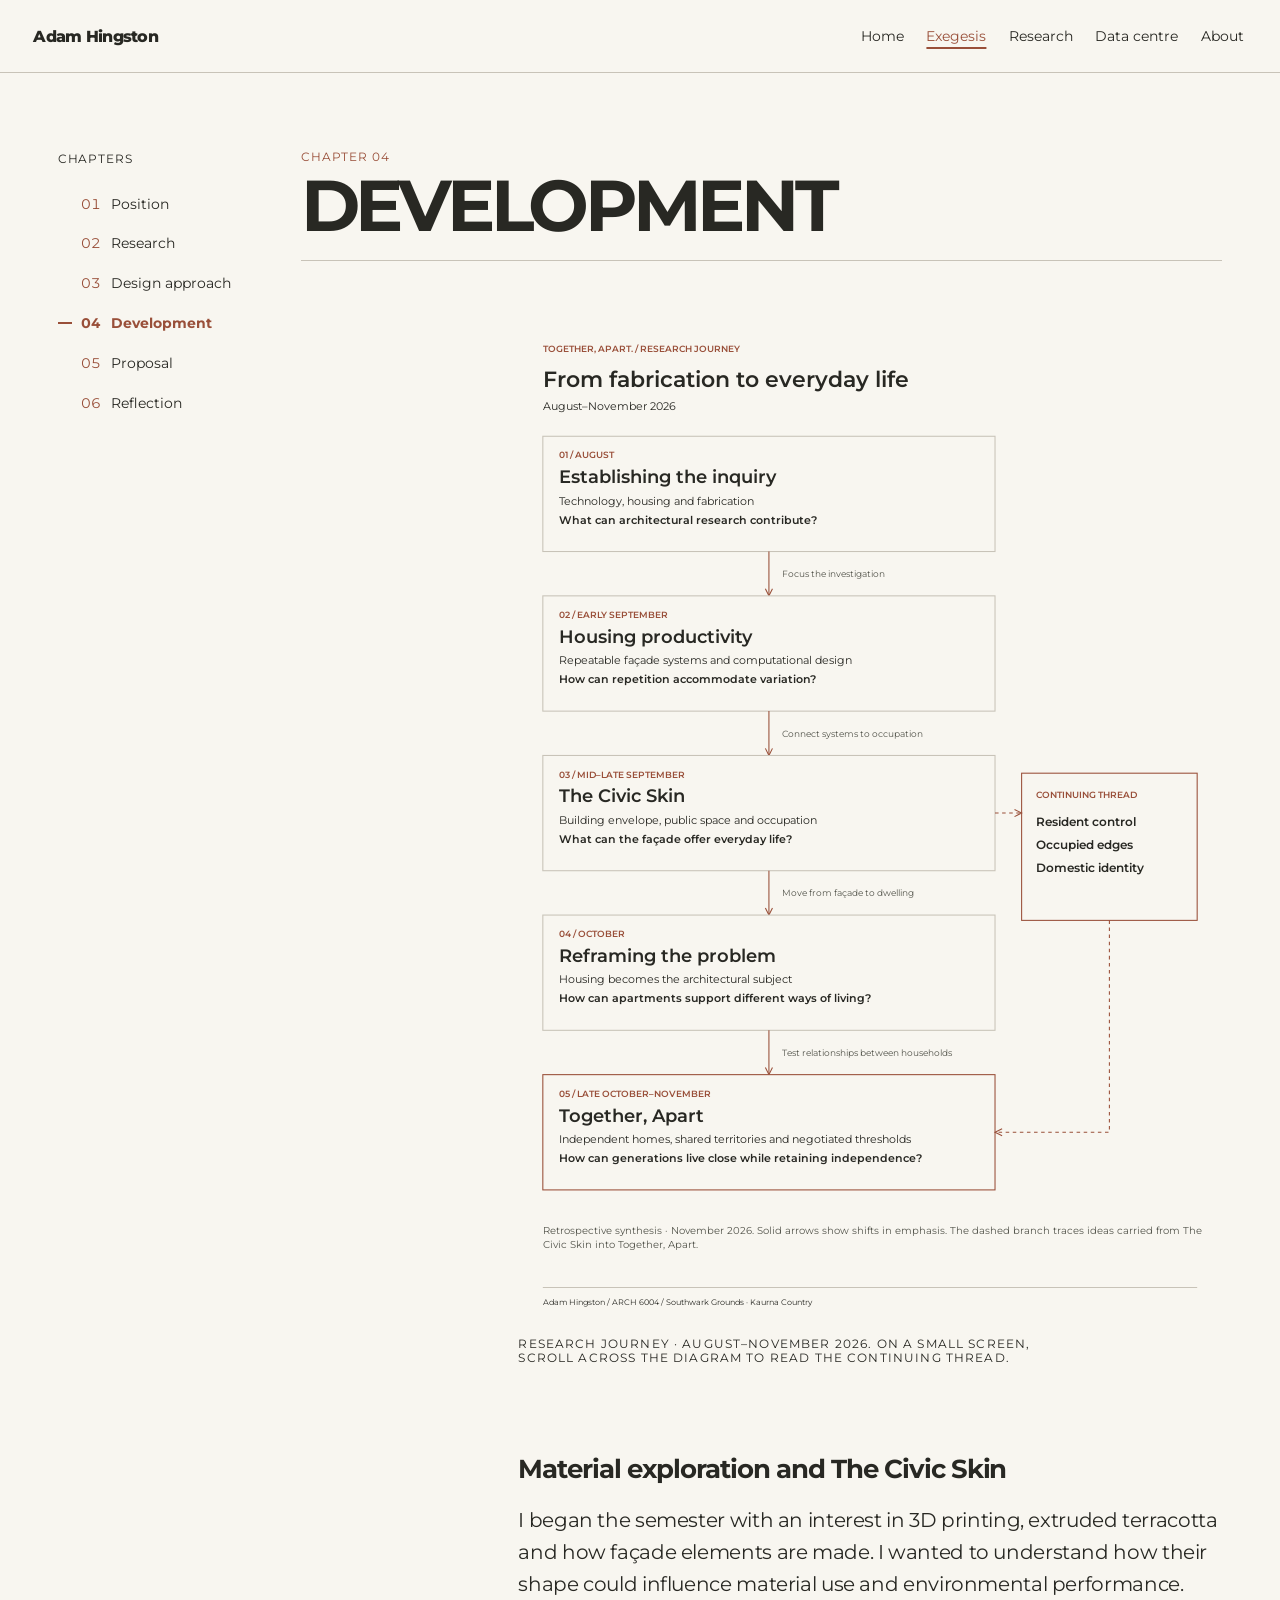
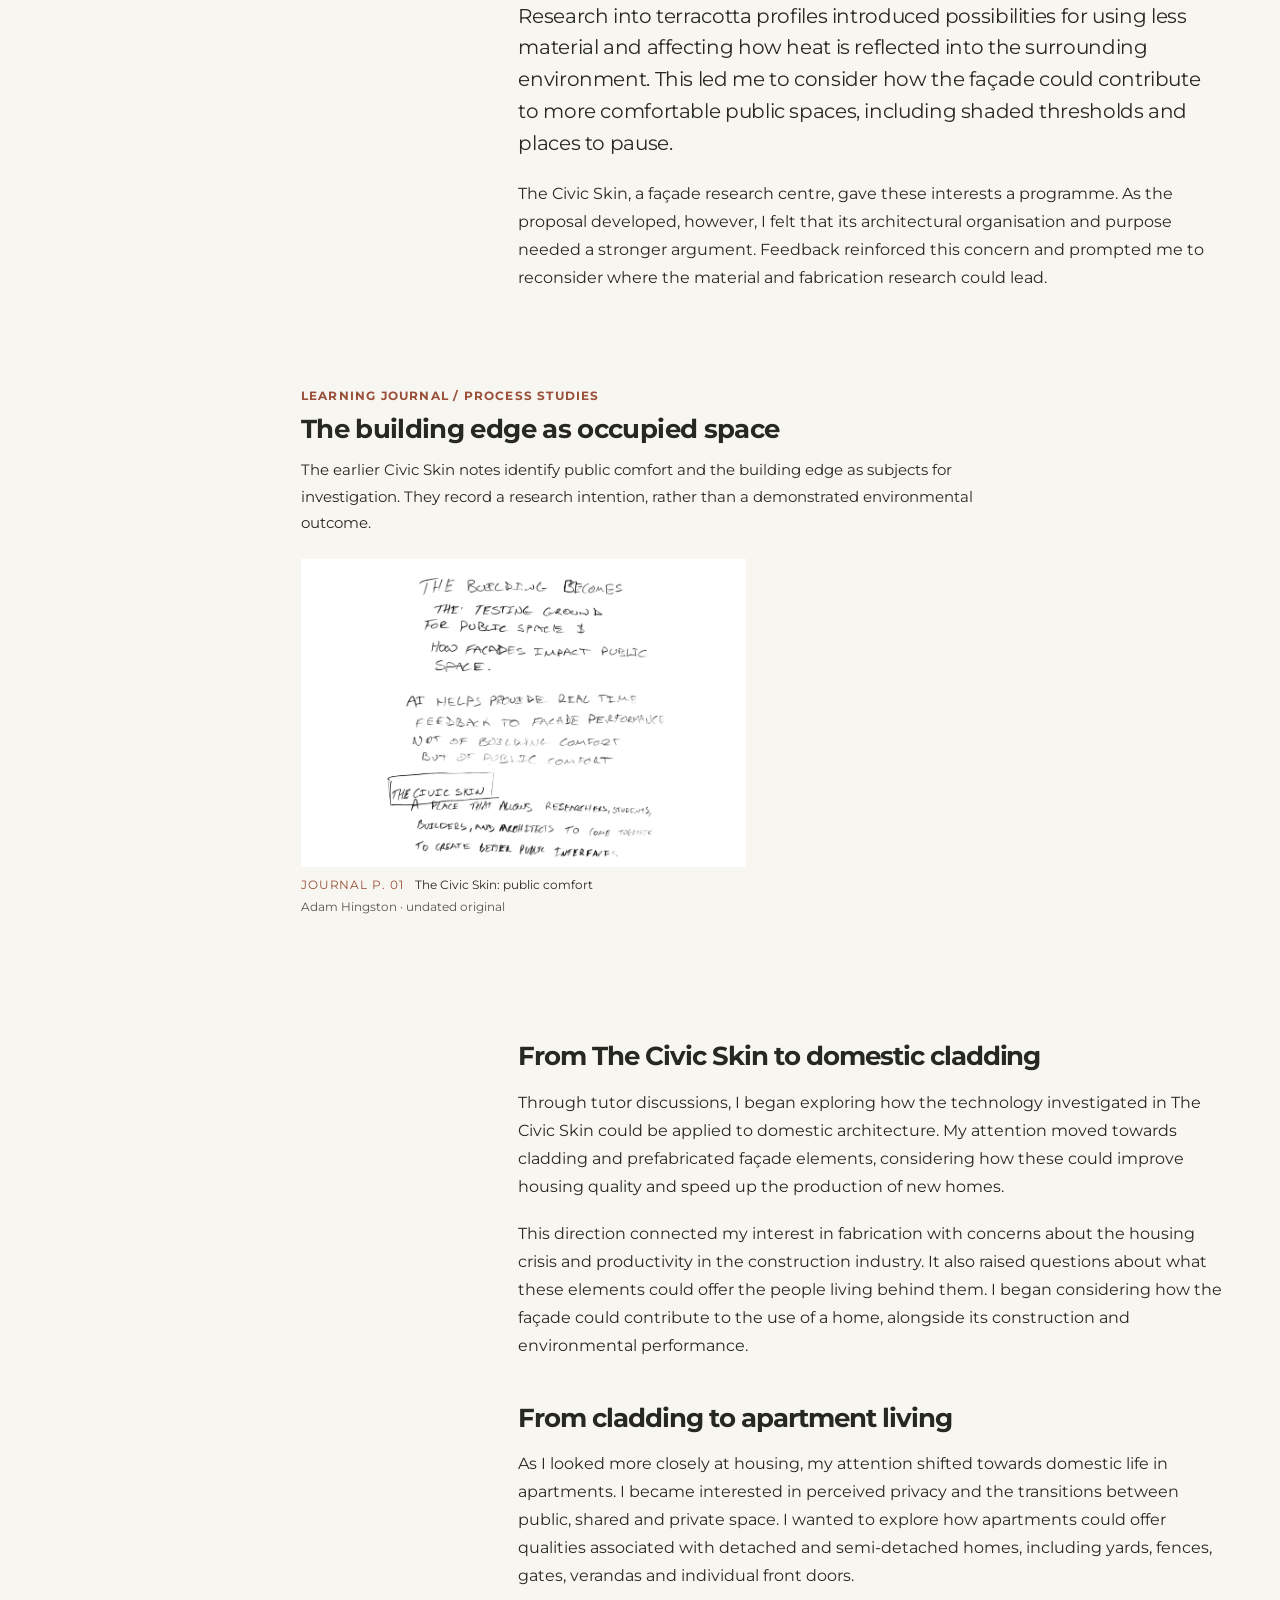
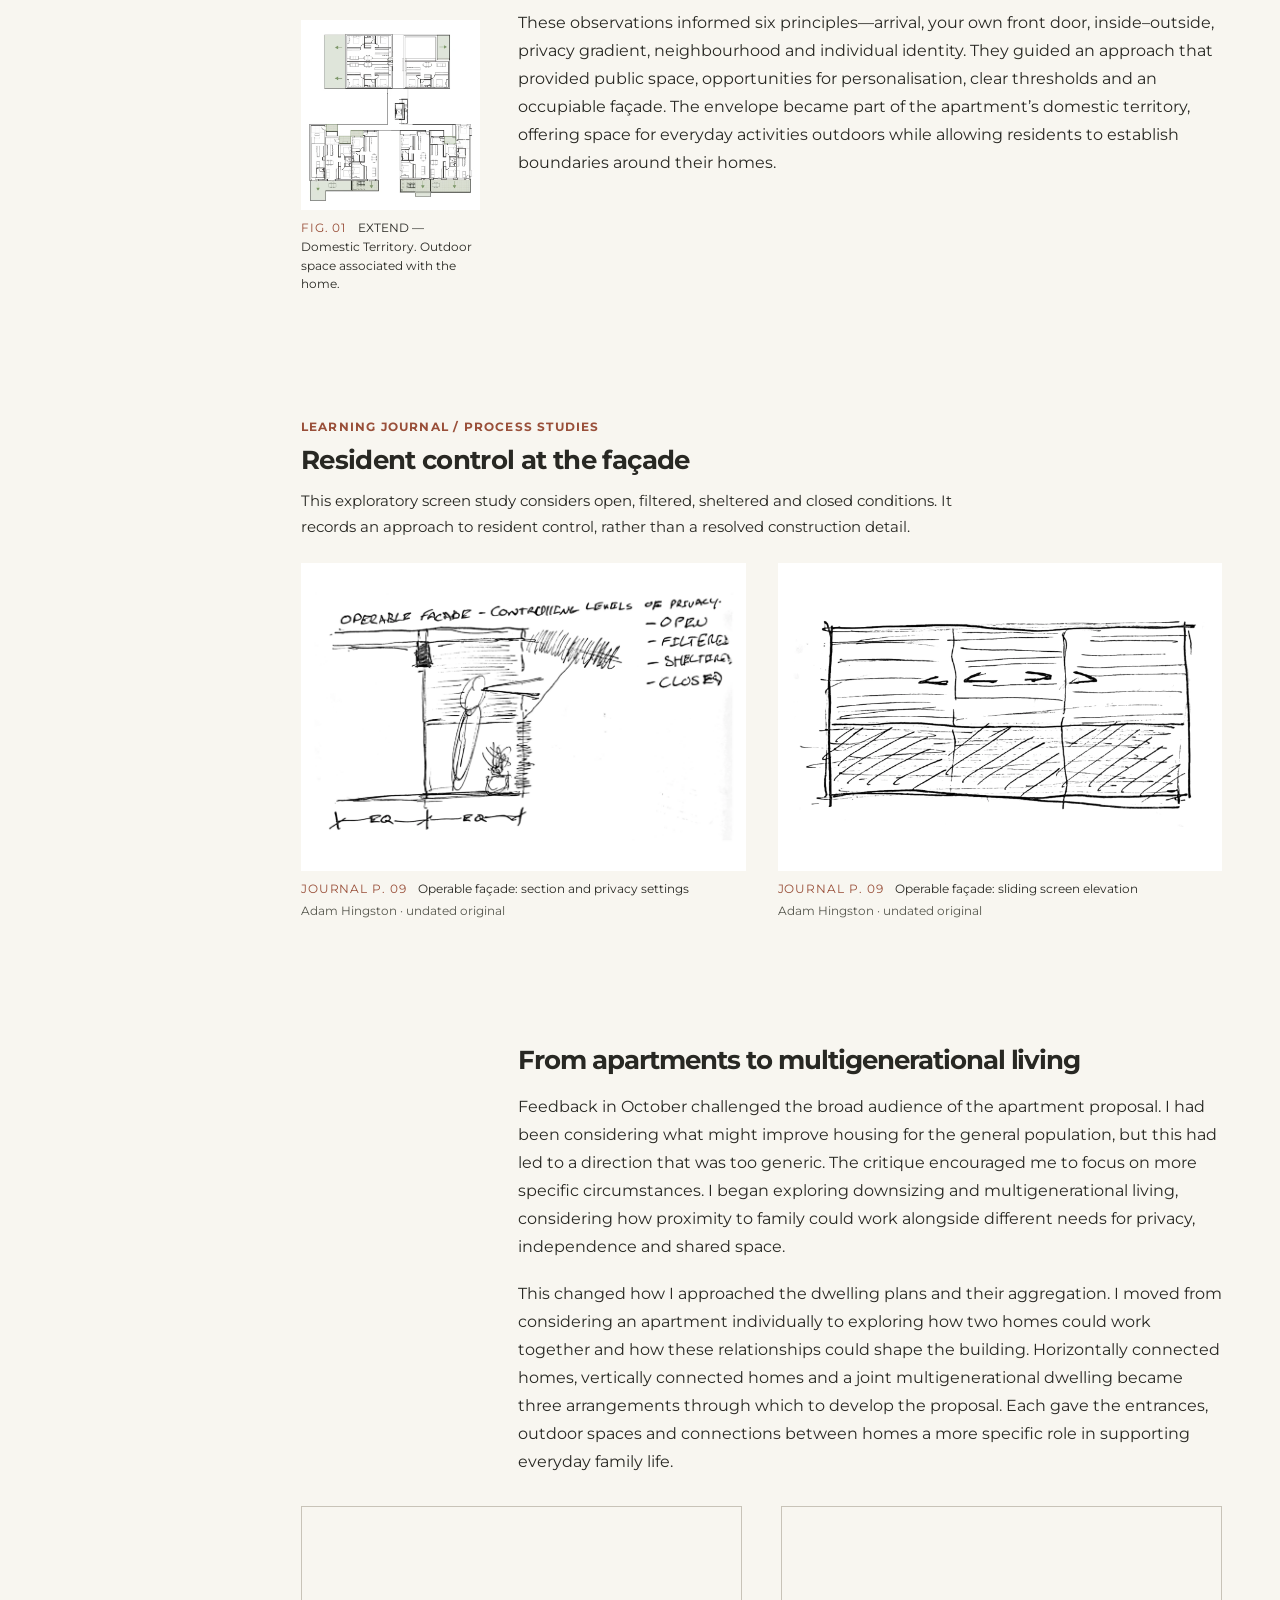
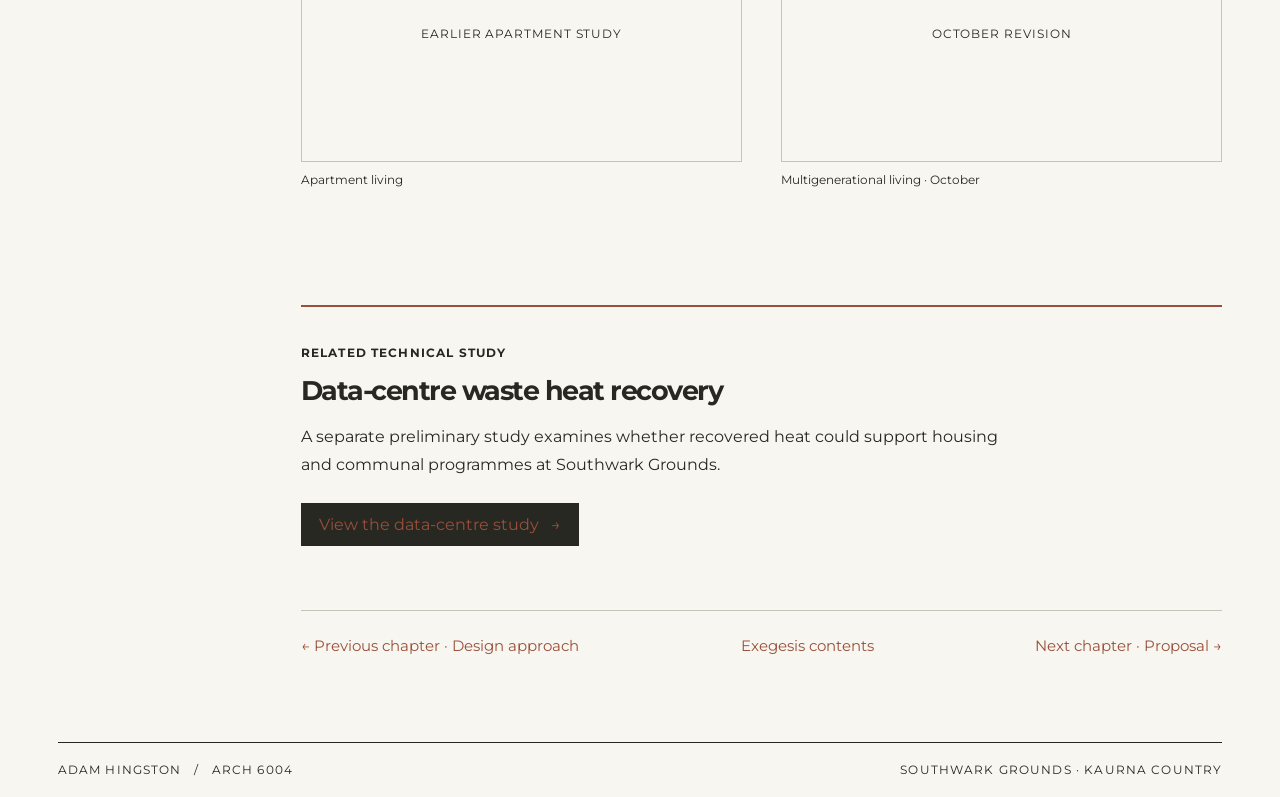
<file: exegesis/development/index.html>
<!doctype html>
<html lang="en-AU"><head><meta charset="utf-8"><meta name="viewport" content="width=device-width,initial-scale=1"><title>Development | Together, Apart.</title><script src="../reader.js?v=chapters" defer></script><link rel="stylesheet" href="../../atlas.css?v=precedents-20261115"><script src="../../assets/js/image-guard.js?v=20261115" defer></script></head><body class="journal"><a class="skip-link" href="#main-content">Skip to content</a>
<header class="masthead"><a class="brand" href="../../">Adam Hingston</a><nav aria-label="Main navigation"><a href="../../">Home</a><a href="../" aria-current="location">Exegesis</a><a href="../../research/">Research</a><a href="../../data-centre/">Data centre</a><a href="../../about/">About</a></nav></header>
<main id="main-content"><nav class="index-rail" aria-label="Chapter index"><button type="button" class="index-toggle" aria-expanded="false" aria-controls="index-links" hidden="hidden"><span>Chapters</span><span class="current-label">04 / Development</span></button><div id="index-links"><p class="rail-heading">Chapters</p><a href="../position/" data-chapter="position"><span class="ordinal">01</span><span>Position</span></a><a href="../research/" data-chapter="research"><span class="ordinal">02</span><span>Research</span></a><a href="../design-approach/" data-chapter="design-approach"><span class="ordinal">03</span><span>Design approach</span></a><a href="../development/" data-chapter="development" aria-current="page"><span class="ordinal">04</span><span>Development</span></a><a href="../proposal/" data-chapter="proposal"><span class="ordinal">05</span><span>Proposal</span></a><a href="../reflection/" data-chapter="reflection"><span class="ordinal">06</span><span>Reflection</span></a></div></nav><div class="editorial-field"><div class="j-manuscript"><article class="j-chapter" id="development"><span class="j-number">Chapter 04</span><h1 class="j-title">Development</h1><figure class="research-journey research-flowchart" id="research-journey"><div class="journey-scroll" tabindex="0" role="region" aria-label="Research journey flowchart; scroll horizontally on small screens"><svg xmlns="http://www.w3.org/2000/svg" width="794" height="1123" viewBox="0 0 794 1123" role="img" aria-labelledby="title desc"><title id="title">From fabrication to everyday life</title><desc id="desc">Five research stages connected by arrows from August to November 2026. A dashed branch carries resident control, occupied edges and domestic identity from The Civic Skin into Together, Apart.</desc>
<text x="28" y="35" font-family="Montserrat,Arial,sans-serif" font-size="10" font-weight="600" fill="#994f39">TOGETHER, APART. / RESEARCH JOURNEY</text>
<text x="28" y="75" font-family="Montserrat,Arial,sans-serif" font-size="25" font-weight="600" fill="#282823">From fabrication to everyday life</text>
<text x="28" y="100" font-family="Montserrat,Arial,sans-serif" font-size="12" font-weight="400" fill="#282823">August–November 2026</text>
<rect x="28" y="130" width="510" height="130" fill="#f8f6f0" stroke="#c8c3b8" stroke-width="1.2"/>
<text x="46" y="155" font-family="Montserrat,Arial,sans-serif" font-size="10" font-weight="600" fill="#994f39">01 / AUGUST</text>
<text x="46" y="183" font-family="Montserrat,Arial,sans-serif" font-size="20" font-weight="600" fill="#282823">Establishing the inquiry</text>
<text x="46" y="207" font-family="Montserrat,Arial,sans-serif" font-size="12" font-weight="400" fill="#282823">Technology, housing and fabrication</text>
<text x="46" y="228.4" font-family="Montserrat,Arial,sans-serif" font-size="12" font-weight="600" fill="#282823">What can architectural research contribute?</text>
<polyline points="283,260 283,310" fill="none" stroke="#994f39" stroke-width="1.2"/>
<polyline points="279.0,302.0 283,310 287.0,302.0" fill="none" stroke="#994f39" stroke-width="1.2"/>
<text x="298" y="289" font-family="Montserrat,Arial,sans-serif" font-size="10" font-weight="400" fill="#56574e">Focus the investigation</text>
<rect x="28" y="310" width="510" height="130" fill="#f8f6f0" stroke="#c8c3b8" stroke-width="1.2"/>
<text x="46" y="335" font-family="Montserrat,Arial,sans-serif" font-size="10" font-weight="600" fill="#994f39">02 / EARLY SEPTEMBER</text>
<text x="46" y="363" font-family="Montserrat,Arial,sans-serif" font-size="20" font-weight="600" fill="#282823">Housing productivity</text>
<text x="46" y="387" font-family="Montserrat,Arial,sans-serif" font-size="12" font-weight="400" fill="#282823">Repeatable façade systems and computational design</text>
<text x="46" y="408.4" font-family="Montserrat,Arial,sans-serif" font-size="12" font-weight="600" fill="#282823">How can repetition accommodate variation?</text>
<polyline points="283,440 283,490" fill="none" stroke="#994f39" stroke-width="1.2"/>
<polyline points="279.0,482.0 283,490 287.0,482.0" fill="none" stroke="#994f39" stroke-width="1.2"/>
<text x="298" y="469" font-family="Montserrat,Arial,sans-serif" font-size="10" font-weight="400" fill="#56574e">Connect systems to occupation</text>
<rect x="28" y="490" width="510" height="130" fill="#f8f6f0" stroke="#c8c3b8" stroke-width="1.2"/>
<text x="46" y="515" font-family="Montserrat,Arial,sans-serif" font-size="10" font-weight="600" fill="#994f39">03 / MID–LATE SEPTEMBER</text>
<text x="46" y="543" font-family="Montserrat,Arial,sans-serif" font-size="20" font-weight="600" fill="#282823">The Civic Skin</text>
<text x="46" y="567" font-family="Montserrat,Arial,sans-serif" font-size="12" font-weight="400" fill="#282823">Building envelope, public space and occupation</text>
<text x="46" y="588.4" font-family="Montserrat,Arial,sans-serif" font-size="12" font-weight="600" fill="#282823">What can the façade offer everyday life?</text>
<polyline points="283,620 283,670" fill="none" stroke="#994f39" stroke-width="1.2"/>
<polyline points="279.0,662.0 283,670 287.0,662.0" fill="none" stroke="#994f39" stroke-width="1.2"/>
<text x="298" y="649" font-family="Montserrat,Arial,sans-serif" font-size="10" font-weight="400" fill="#56574e">Move from façade to dwelling</text>
<rect x="28" y="670" width="510" height="130" fill="#f8f6f0" stroke="#c8c3b8" stroke-width="1.2"/>
<text x="46" y="695" font-family="Montserrat,Arial,sans-serif" font-size="10" font-weight="600" fill="#994f39">04 / OCTOBER</text>
<text x="46" y="723" font-family="Montserrat,Arial,sans-serif" font-size="20" font-weight="600" fill="#282823">Reframing the problem</text>
<text x="46" y="747" font-family="Montserrat,Arial,sans-serif" font-size="12" font-weight="400" fill="#282823">Housing becomes the architectural subject</text>
<text x="46" y="768.4" font-family="Montserrat,Arial,sans-serif" font-size="12" font-weight="600" fill="#282823">How can apartments support different ways of living?</text>
<polyline points="283,800 283,850" fill="none" stroke="#994f39" stroke-width="1.2"/>
<polyline points="279.0,842.0 283,850 287.0,842.0" fill="none" stroke="#994f39" stroke-width="1.2"/>
<text x="298" y="829" font-family="Montserrat,Arial,sans-serif" font-size="10" font-weight="400" fill="#56574e">Test relationships between households</text>
<rect x="28" y="850" width="510" height="130" fill="#f8f6f0" stroke="#994f39" stroke-width="1.2"/>
<text x="46" y="875" font-family="Montserrat,Arial,sans-serif" font-size="10" font-weight="600" fill="#994f39">05 / LATE OCTOBER–NOVEMBER</text>
<text x="46" y="903" font-family="Montserrat,Arial,sans-serif" font-size="20" font-weight="600" fill="#282823">Together, Apart</text>
<text x="46" y="927" font-family="Montserrat,Arial,sans-serif" font-size="12" font-weight="400" fill="#282823">Independent homes, shared territories and negotiated thresholds</text>
<text x="46" y="948.4" font-family="Montserrat,Arial,sans-serif" font-size="12" font-weight="600" fill="#282823">How can generations live close while retaining independence?</text>
<rect x="568" y="510" width="198" height="166" fill="#f8f6f0" stroke="#994f39" stroke-width="1.2"/>
<text x="584" y="538" font-family="Montserrat,Arial,sans-serif" font-size="10" font-weight="600" fill="#994f39">CONTINUING THREAD</text>
<text x="584" y="570" font-family="Montserrat,Arial,sans-serif" font-size="14" font-weight="600" fill="#282823">Resident control</text>
<text x="584" y="596" font-family="Montserrat,Arial,sans-serif" font-size="14" font-weight="600" fill="#282823">Occupied edges</text>
<text x="584" y="622" font-family="Montserrat,Arial,sans-serif" font-size="14" font-weight="600" fill="#282823">Domestic identity</text>
<polyline points="538,555 568,555" fill="none" stroke="#994f39" stroke-width="1.2" stroke-dasharray="4 4"/>
<polyline points="560.0,559.0 568,555 560.0,551.0" fill="none" stroke="#994f39" stroke-width="1.2"/>
<polyline points="667,676 667,915 538,915" fill="none" stroke="#994f39" stroke-width="1.2" stroke-dasharray="4 4"/>
<polyline points="546.0,911.0 538,915 546.0,919.0" fill="none" stroke="#994f39" stroke-width="1.2"/>
<text x="28" y="1030" font-family="Montserrat,Arial,sans-serif" font-size="11" font-weight="400" fill="#56574e">Retrospective synthesis · November 2026. Solid arrows show shifts in emphasis. The dashed branch traces ideas carried from The</text>
<text x="28" y="1045.95" font-family="Montserrat,Arial,sans-serif" font-size="11" font-weight="400" fill="#56574e">Civic Skin into Together, Apart.</text>
<polyline points="28,1090 766,1090" fill="none" stroke="#c8c3b8" stroke-width="1.2"/>
<text x="28" y="1110" font-family="Montserrat,Arial,sans-serif" font-size="9" font-weight="400" fill="#282823">Adam Hingston / ARCH 6004 / Southwark Grounds · Kaurna Country</text>
</svg></div><figcaption>Research journey · August–November 2026. On a small screen, scroll across the diagram to read the continuing thread.</figcaption></figure><h3>Material exploration and The Civic Skin</h3>
<p class="j-lead">I began the semester with an interest in 3D printing, extruded terracotta and how façade elements are made. I wanted to understand how their shape could influence material use and environmental performance. Research into terracotta profiles introduced possibilities for using less material and affecting how heat is reflected into the surrounding environment. This led me to consider how the façade could contribute to more comfortable public spaces, including shaded thresholds and places to pause.</p>
<p>The Civic Skin, a façade research centre, gave these interests a programme. As the proposal developed, however, I felt that its architectural organisation and purpose needed a stronger argument. Feedback reinforced this concern and prompted me to reconsider where the material and fabrication research could lead.</p>
<section class="journal-studies" id="journal-early" aria-labelledby="journal-early-title"><p class="eyebrow">Learning Journal / Process studies</p><h4 id="journal-early-title">The building edge as occupied space</h4><p class="journal-study-note">The earlier Civic Skin notes identify public comfort and the building edge as subjects for investigation. They record a research intention, rather than a demonstrated environmental outcome.</p><div class="journal-figure-grid"><figure class="j-figure journal-study"><div class="j-enlarge"><img loading="lazy" decoding="async" width="2520" height="2559" src="../../assets/exegesis/journal/journal-p01-civic-skin-public-comfort.webp" alt="Handwritten journal study: The Civic Skin: public comfort. Original scan page 1."></div><figcaption><span class="j-fig-label">Journal p. 01</span>The Civic Skin: public comfort<span class="journal-credit">Adam Hingston · undated original</span></figcaption></figure></div></section><h3>From The Civic Skin to domestic cladding</h3>
<p>Through tutor discussions, I began exploring how the technology investigated in The Civic Skin could be applied to domestic architecture. My attention moved towards cladding and prefabricated façade elements, considering how these could improve housing quality and speed up the production of new homes.</p>
<p>This direction connected my interest in fabrication with concerns about the housing crisis and productivity in the construction industry. It also raised questions about what these elements could offer the people living behind them. I began considering how the façade could contribute to the use of a home, alongside its construction and environmental performance.</p>
<h3>From cladding to apartment living</h3>
<p>As I looked more closely at housing, my attention shifted towards domestic life in apartments. I became interested in perceived privacy and the transitions between public, shared and private space. I wanted to explore how apartments could offer qualities associated with detached and semi-detached homes, including yards, fences, gates, verandas and individual front doors.</p>
<div class="j-spread"><p>These observations informed six principles—arrival, your own front door, inside–outside, privacy gradient, neighbourhood and individual identity. They guided an approach that provided public space, opportunities for personalisation, clear thresholds and an occupiable façade. The envelope became part of the apartment’s domestic territory, offering space for everyday activities outdoors while allowing residents to establish boundaries around their homes.</p>
<figure class="j-figure"><div class="j-enlarge"><img loading="lazy" src="../../assets/diagrams/extend.webp" alt="EXTEND — Domestic Territory. Outdoor space associated with the home."></div><figcaption><span class="j-fig-label">Fig. 01</span>EXTEND — Domestic Territory. Outdoor space associated with the home.</figcaption></figure></div><section class="journal-studies" id="journal-facade" aria-labelledby="journal-facade-title"><p class="eyebrow">Learning Journal / Process studies</p><h4 id="journal-facade-title">Resident control at the façade</h4><p class="journal-study-note">This exploratory screen study considers open, filtered, sheltered and closed conditions. It records an approach to resident control, rather than a resolved construction detail.</p><div class="journal-figure-grid"><figure class="j-figure journal-study"><div class="j-enlarge"><img loading="lazy" decoding="async" width="1781" height="1071" src="../../assets/exegesis/journal/journal-p09-operable-facade-section.webp" alt="Handwritten journal study: Operable façade: section and privacy settings. Original scan page 9."></div><figcaption><span class="j-fig-label">Journal p. 09</span>Operable façade: section and privacy settings<span class="journal-credit">Adam Hingston · undated original</span></figcaption></figure><figure class="j-figure journal-study"><div class="j-enlarge"><img loading="lazy" decoding="async" width="1412" height="768" src="../../assets/exegesis/journal/journal-p09-operable-facade-elevation.webp" alt="Handwritten journal study: Operable façade: sliding screen elevation. Original scan page 9."></div><figcaption><span class="j-fig-label">Journal p. 09</span>Operable façade: sliding screen elevation<span class="journal-credit">Adam Hingston · undated original</span></figcaption></figure></div></section><h3>From apartments to multigenerational living</h3>
<p>Feedback in October challenged the broad audience of the apartment proposal. I had been considering what might improve housing for the general population, but this had led to a direction that was too generic. The critique encouraged me to focus on more specific circumstances. I began exploring downsizing and multigenerational living, considering how proximity to family could work alongside different needs for privacy, independence and shared space.</p>
<p>This changed how I approached the dwelling plans and their aggregation. I moved from considering an apartment individually to exploring how two homes could work together and how these relationships could shape the building. Horizontally connected homes, vertically connected homes and a joint multigenerational dwelling became three arrangements through which to develop the proposal. Each gave the entrances, outdoor spaces and connections between homes a more specific role in supporting everyday family life.</p><div class="j-pair"><figure class="j-figure"><span class="j-slot">Earlier apartment study</span><figcaption>Apartment living</figcaption></figure><figure class="j-figure"><span class="j-slot">October revision</span><figcaption>Multigenerational living · October</figcaption></figure></div></article><section class="data-centre-crosslink"><p class="eyebrow">Related technical study</p><h2>Data-centre waste heat recovery</h2><p>A separate preliminary study examines whether recovered heat could support housing and communal programmes at Southwark Grounds.</p><a class="action" href="../../data-centre/">View the data-centre study   →</a></section><nav class="chapter-nav" aria-label="Chapter navigation"><a href="../design-approach/">← Previous chapter · Design approach</a><a href="../">Exegesis contents</a><a href="../proposal/">Next chapter · Proposal →</a></nav></div></div></main><footer>Adam Hingston   /   ARCH 6004 <span>Southwark Grounds · Kaurna Country</span></footer></body></html>
</file>
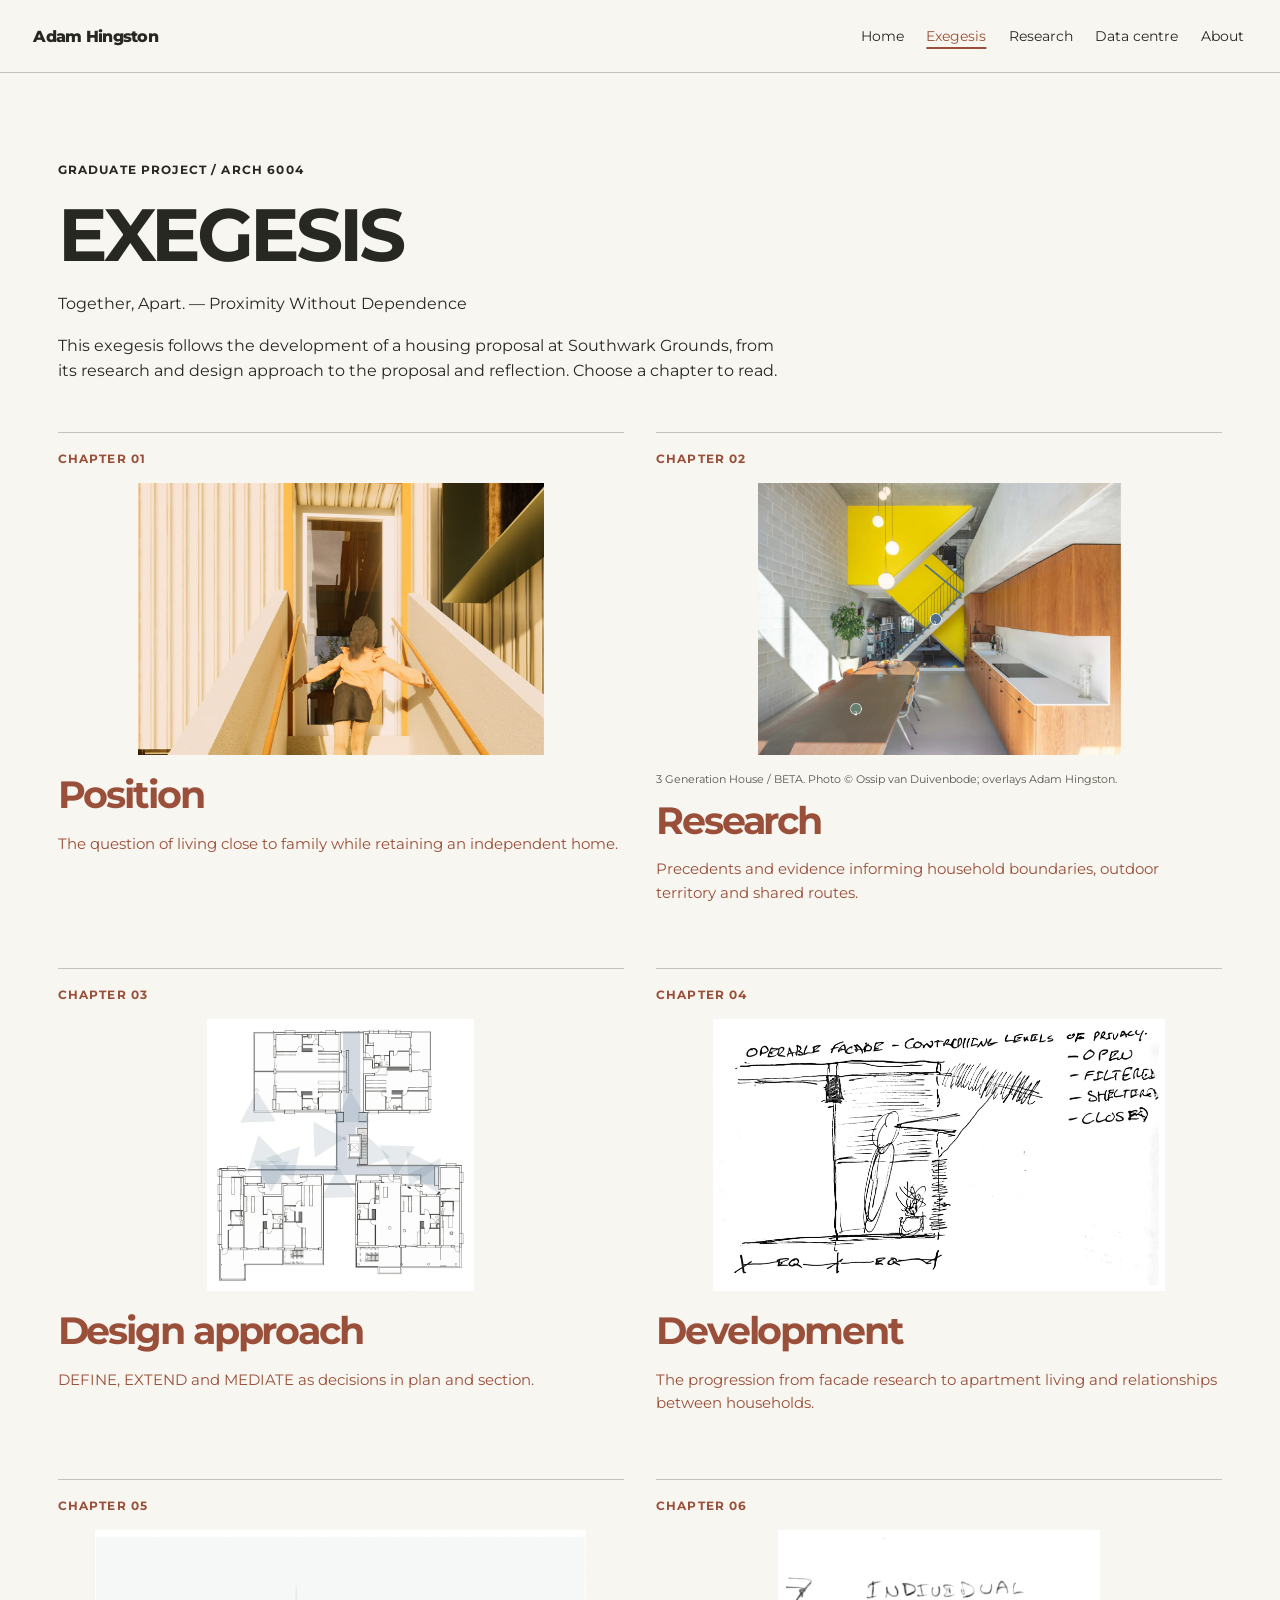
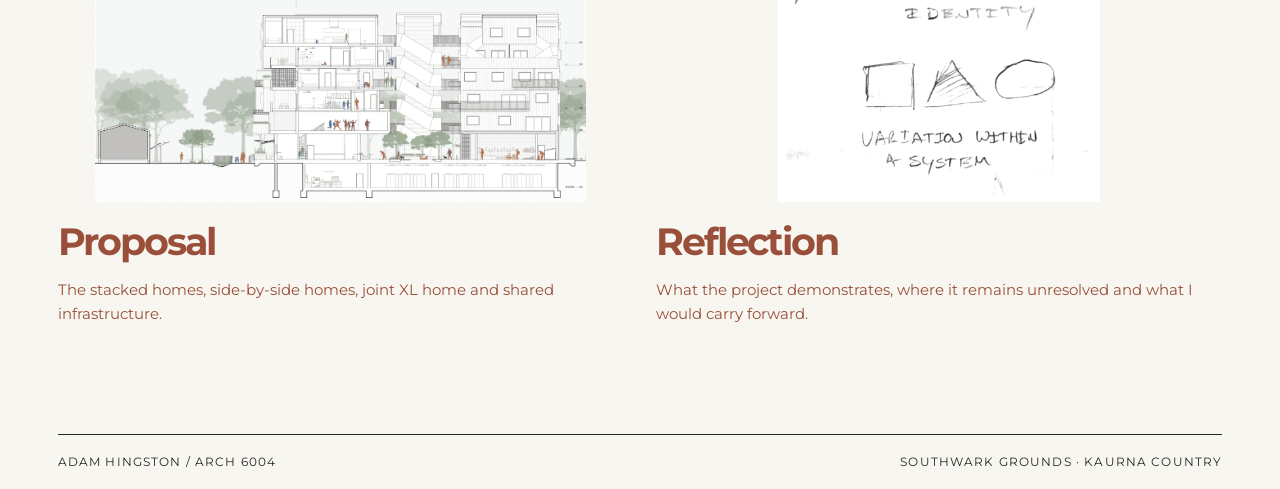
<file: exegesis/full/index.html>
<!doctype html>
<html lang="en-AU"><head><meta charset="utf-8">
<title>Exegesis | Together, Apart.</title>
<link rel="canonical" href="https://hingstonadam.github.io/together-apart-atlas/exegesis/">
<script>location.replace('../' + location.search + location.hash);</script>
<noscript><meta http-equiv="refresh" content="0; url=../"></noscript>
</head><body><a href="../">Open the exegesis</a></body></html>
</file>
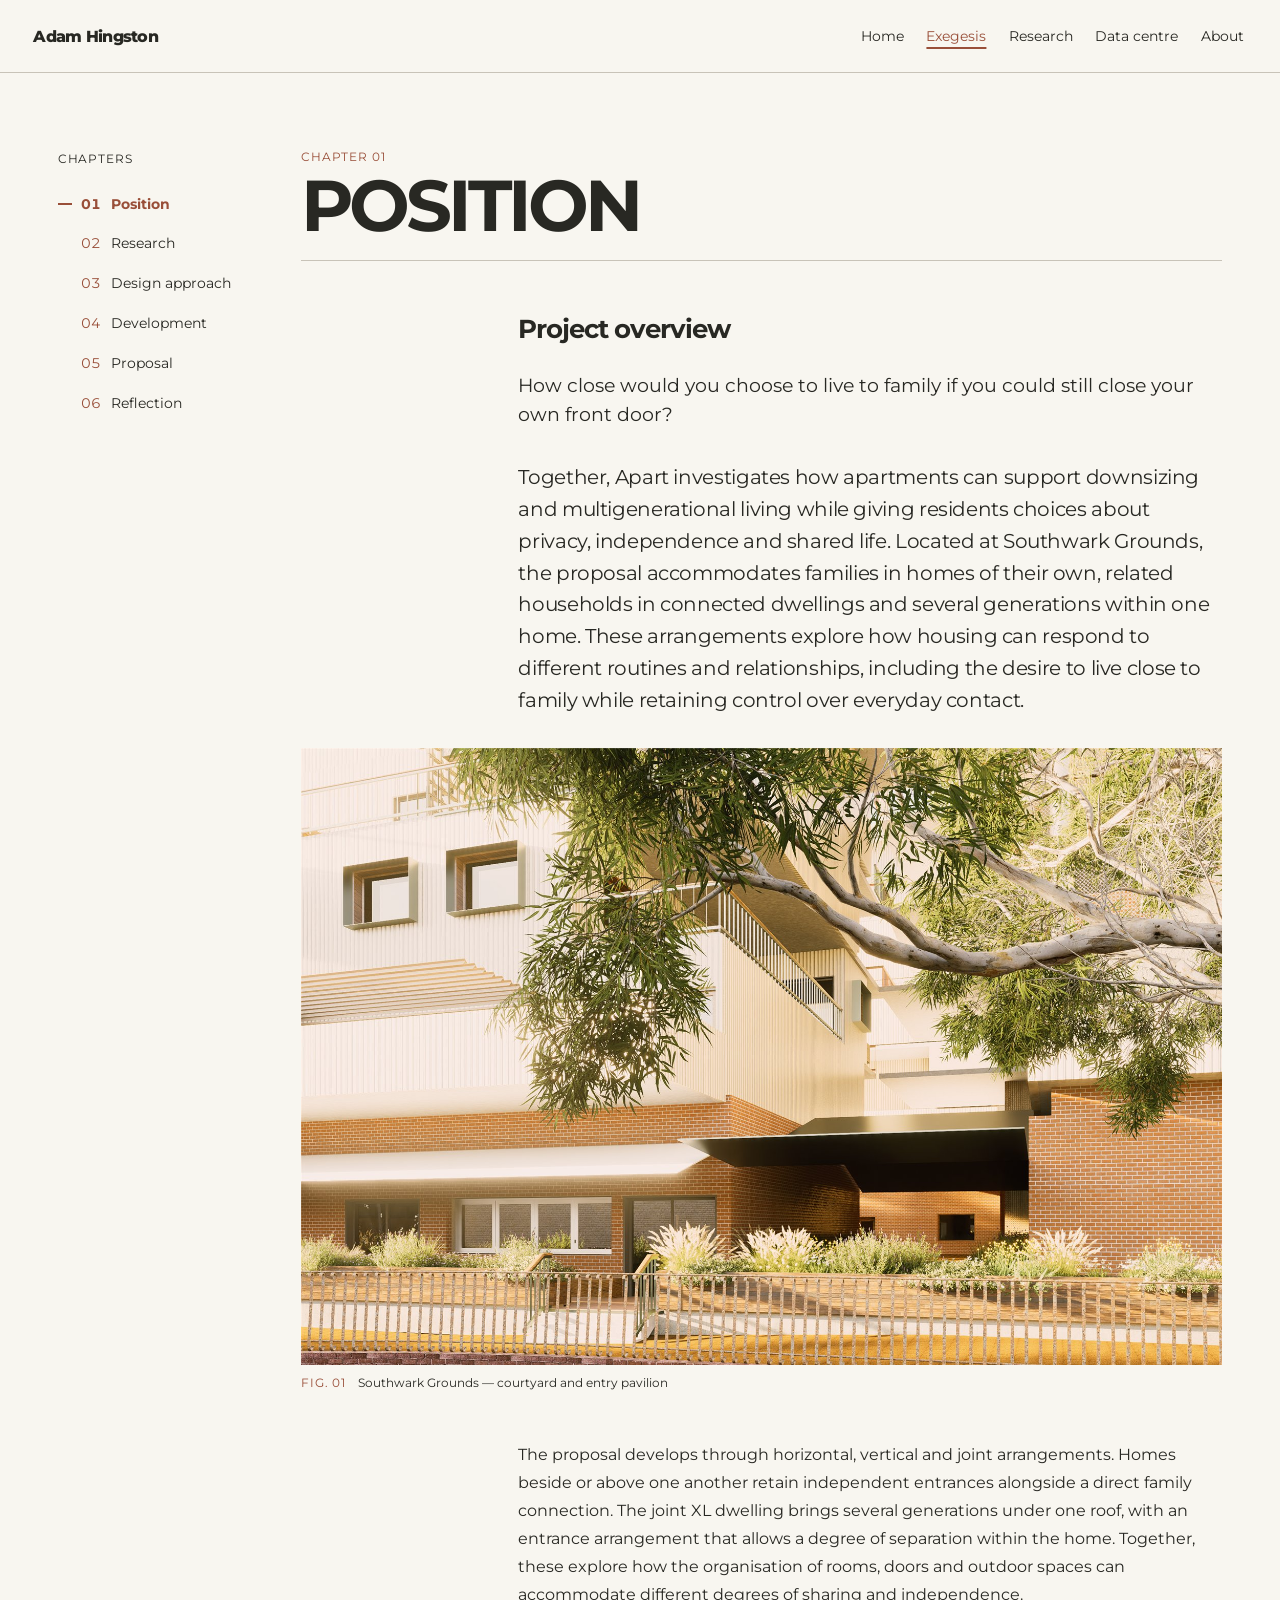
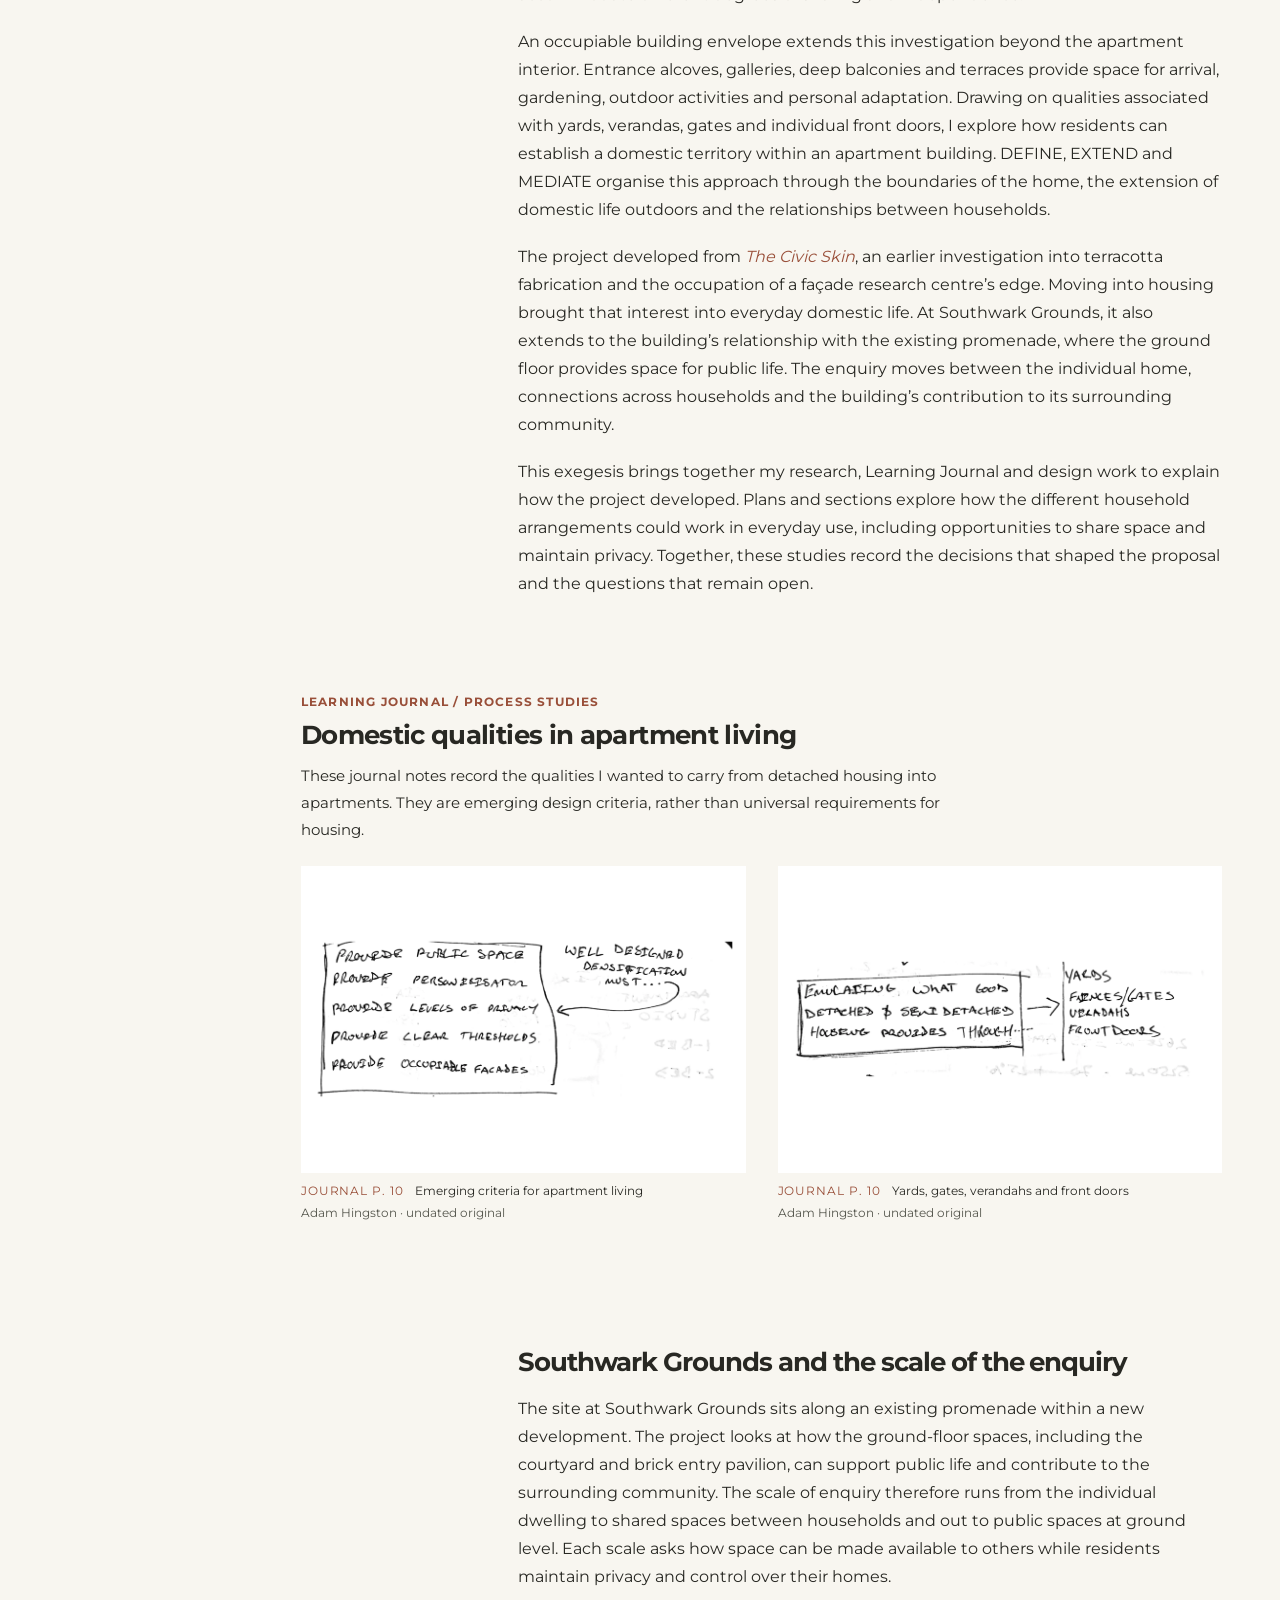
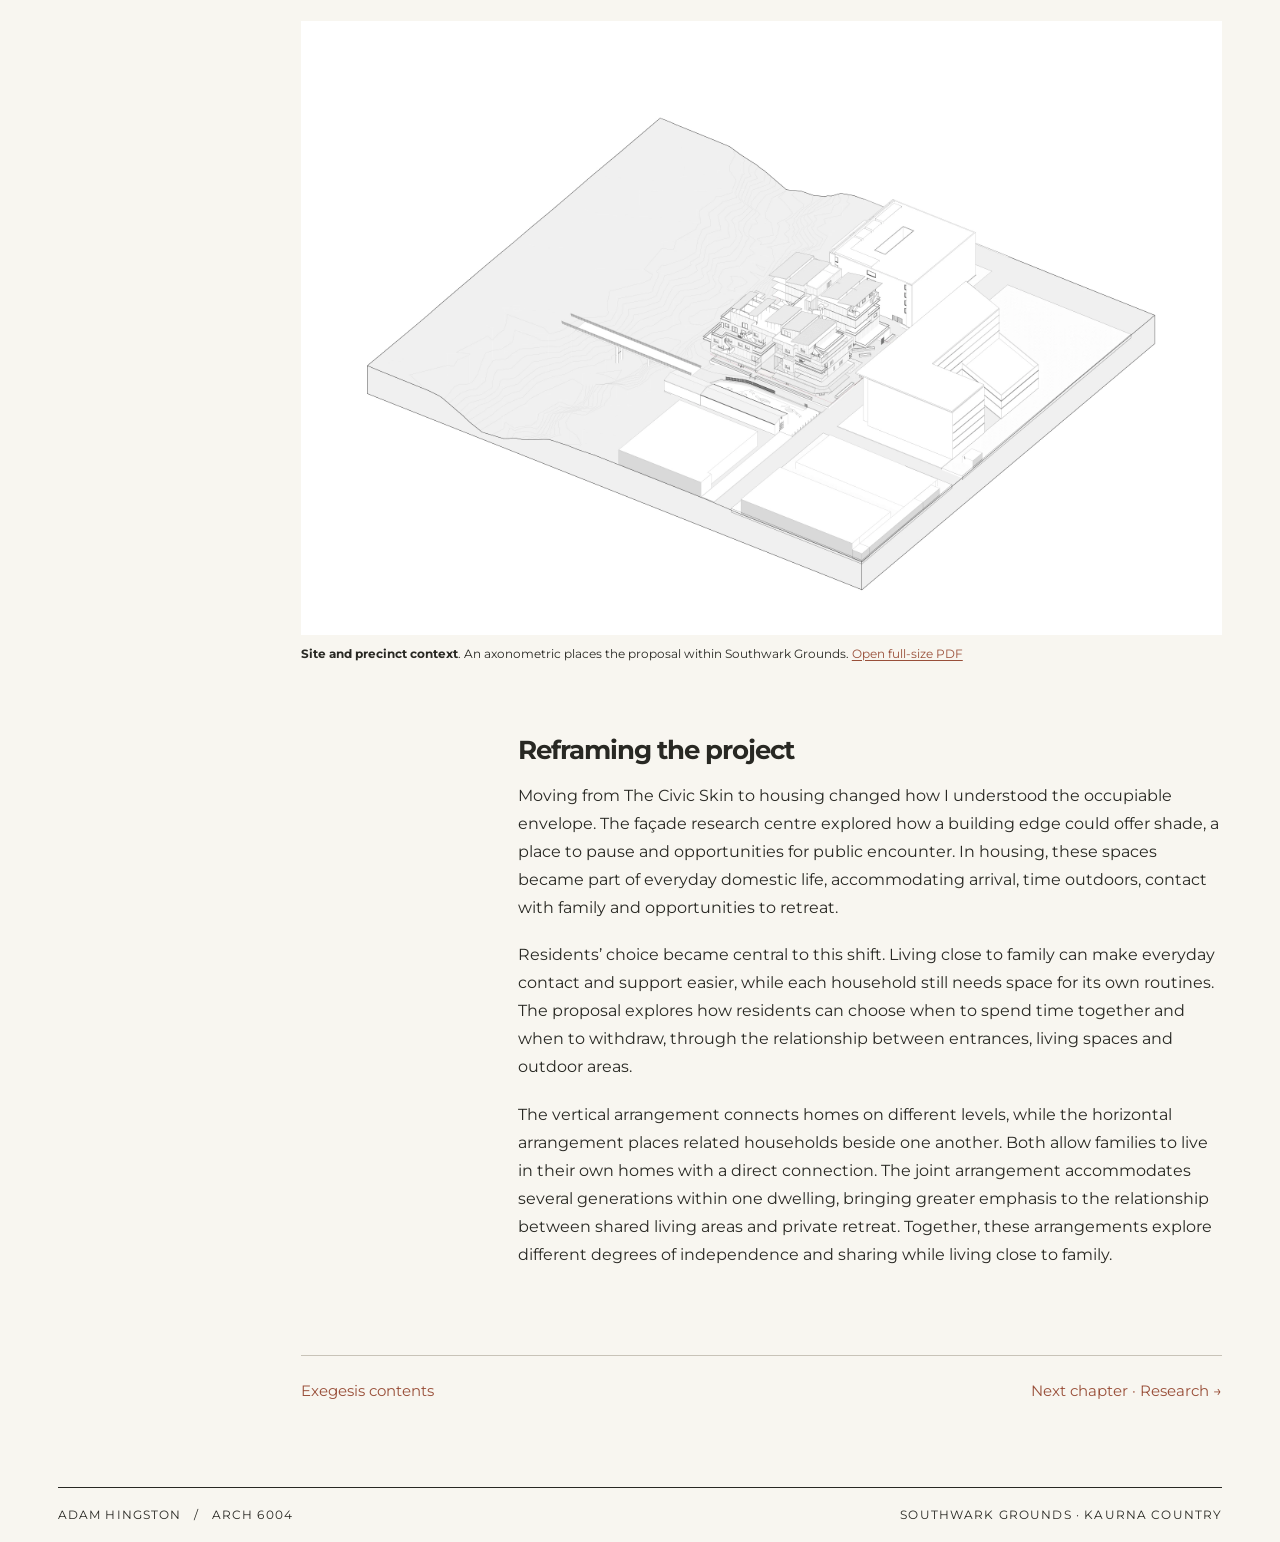
<file: exegesis/position/index.html>
<!doctype html>
<html lang="en-AU"><head><meta charset="utf-8"><meta name="viewport" content="width=device-width,initial-scale=1"><title>Position | Together, Apart.</title><script src="../reader.js?v=chapters" defer></script><link rel="stylesheet" href="../../atlas.css?v=precedents-20261115"><script src="../../assets/js/image-guard.js?v=20261115" defer></script></head><body class="journal"><a class="skip-link" href="#main-content">Skip to content</a>
<header class="masthead"><a class="brand" href="../../">Adam Hingston</a><nav aria-label="Main navigation"><a href="../../">Home</a><a href="../" aria-current="location">Exegesis</a><a href="../../research/">Research</a><a href="../../data-centre/">Data centre</a><a href="../../about/">About</a></nav></header>
<main id="main-content"><nav class="index-rail" aria-label="Chapter index"><button type="button" class="index-toggle" aria-expanded="false" aria-controls="index-links" hidden="hidden"><span>Chapters</span><span class="current-label">01 / Position</span></button><div id="index-links"><p class="rail-heading">Chapters</p><a href="../position/" data-chapter="position" aria-current="page"><span class="ordinal">01</span><span>Position</span></a><a href="../research/" data-chapter="research"><span class="ordinal">02</span><span>Research</span></a><a href="../design-approach/" data-chapter="design-approach"><span class="ordinal">03</span><span>Design approach</span></a><a href="../development/" data-chapter="development"><span class="ordinal">04</span><span>Development</span></a><a href="../proposal/" data-chapter="proposal"><span class="ordinal">05</span><span>Proposal</span></a><a href="../reflection/" data-chapter="reflection"><span class="ordinal">06</span><span>Reflection</span></a></div></nav><div class="editorial-field"><div class="j-manuscript"><article class="j-chapter" id="position"><span class="j-number">Chapter 01</span><h1 class="j-title">Position</h1><h3>Project overview</h3>
<blockquote class="j-question">How close would you choose to live to family if you could still close your own front door?</blockquote><p class="j-lead">Together, Apart investigates how apartments can support downsizing and multigenerational living while giving residents choices about privacy, independence and shared life. Located at Southwark Grounds, the proposal accommodates families in homes of their own, related households in connected dwellings and several generations within one home. These arrangements explore how housing can respond to different routines and relationships, including the desire to live close to family while retaining control over everyday contact.</p><figure class="j-figure"><div class="j-enlarge"><img loading="lazy" decoding="async" src="../../assets/exegesis/position/cover.jpg" alt="Courtyard edge with a brick entry pavilion beneath the housing proposal"></div><figcaption><span class="j-fig-label">Fig. 01</span>Southwark Grounds — courtyard and entry pavilion</figcaption></figure>
<p>The proposal develops through horizontal, vertical and joint arrangements. Homes beside or above one another retain independent entrances alongside a direct family connection. The joint XL dwelling brings several generations under one roof, with an entrance arrangement that allows a degree of separation within the home. Together, these explore how the organisation of rooms, doors and outdoor spaces can accommodate different degrees of sharing and independence.</p>
<p>An occupiable building envelope extends this investigation beyond the apartment interior. Entrance alcoves, galleries, deep balconies and terraces provide space for arrival, gardening, outdoor activities and personal adaptation. Drawing on qualities associated with yards, verandas, gates and individual front doors, I explore how residents can establish a domestic territory within an apartment building. DEFINE, EXTEND and MEDIATE organise this approach through the boundaries of the home, the extension of domestic life outdoors and the relationships between households.</p>
<p>The project developed from <em>The Civic Skin</em>, an earlier investigation into terracotta fabrication and the occupation of a façade research centre’s edge. Moving into housing brought that interest into everyday domestic life. At Southwark Grounds, it also extends to the building’s relationship with the existing promenade, where the ground floor provides space for public life. The enquiry moves between the individual home, connections across households and the building’s contribution to its surrounding community.</p>
<p>This exegesis brings together my research, Learning Journal and design work to explain how the project developed. Plans and sections explore how the different household arrangements could work in everyday use, including opportunities to share space and maintain privacy. Together, these studies record the decisions that shaped the proposal and the questions that remain open.</p>
<section class="journal-studies" id="journal-criteria" aria-labelledby="journal-criteria-title"><p class="eyebrow">Learning Journal / Process studies</p><h4 id="journal-criteria-title">Domestic qualities in apartment living</h4><p class="journal-study-note">These journal notes record the qualities I wanted to carry from detached housing into apartments. They are emerging design criteria, rather than universal requirements for housing.</p><div class="journal-figure-grid"><figure class="j-figure journal-study"><div class="j-enlarge"><img loading="lazy" decoding="async" width="1796" height="697" src="../../assets/exegesis/journal/journal-p10-emerging-housing-criteria.webp" alt="Handwritten journal study: Emerging criteria for apartment living. Original scan page 10."></div><figcaption><span class="j-fig-label">Journal p. 10</span>Emerging criteria for apartment living<span class="journal-credit">Adam Hingston · undated original</span></figcaption></figure><figure class="j-figure journal-study"><div class="j-enlarge"><img loading="lazy" decoding="async" width="1752" height="515" src="../../assets/exegesis/journal/journal-p10-qualities-of-detached-housing.webp" alt="Handwritten journal study: Yards, gates, verandahs and front doors. Original scan page 10."></div><figcaption><span class="j-fig-label">Journal p. 10</span>Yards, gates, verandahs and front doors<span class="journal-credit">Adam Hingston · undated original</span></figcaption></figure></div></section><h3>Southwark Grounds and the scale of the enquiry</h3>
<p>The site at Southwark Grounds sits along an existing promenade within a new development. The project looks at how the ground-floor spaces, including the courtyard and brick entry pavilion, can support public life and contribute to the surrounding community. The scale of enquiry therefore runs from the individual dwelling to shared spaces between households and out to public spaces at ground level. Each scale asks how space can be made available to others while residents maintain privacy and control over their homes.</p><figure class="j-figure drawing-figure"><a href="../../assets/drawings/14-site-and-precinct-context.pdf" aria-label="Open PDF: Site and precinct context"><img loading="lazy" decoding="async" src="../../assets/exegesis/drawings/14-site-and-precinct-context.webp" alt="Site and precinct context. An axonometric places the proposal within Southwark Grounds."></a><figcaption><strong>Site and precinct context</strong>. An axonometric places the proposal within Southwark Grounds. <a href="../../assets/drawings/14-site-and-precinct-context.pdf">Open full-size PDF</a></figcaption></figure>
<h3>Reframing the project</h3>
<p>Moving from The Civic Skin to housing changed how I understood the occupiable envelope. The façade research centre explored how a building edge could offer shade, a place to pause and opportunities for public encounter. In housing, these spaces became part of everyday domestic life, accommodating arrival, time outdoors, contact with family and opportunities to retreat.</p>
<p>Residents’ choice became central to this shift. Living close to family can make everyday contact and support easier, while each household still needs space for its own routines. The proposal explores how residents can choose when to spend time together and when to withdraw, through the relationship between entrances, living spaces and outdoor areas.</p>
<p>The vertical arrangement connects homes on different levels, while the horizontal arrangement places related households beside one another. Both allow families to live in their own homes with a direct connection. The joint arrangement accommodates several generations within one dwelling, bringing greater emphasis to the relationship between shared living areas and private retreat. Together, these arrangements explore different degrees of independence and sharing while living close to family.</p></article><nav class="chapter-nav" aria-label="Chapter navigation"><a href="../">Exegesis contents</a><a href="../research/">Next chapter · Research →</a></nav></div></div></main><footer>Adam Hingston   /   ARCH 6004 <span>Southwark Grounds · Kaurna Country</span></footer></body></html>
</file>
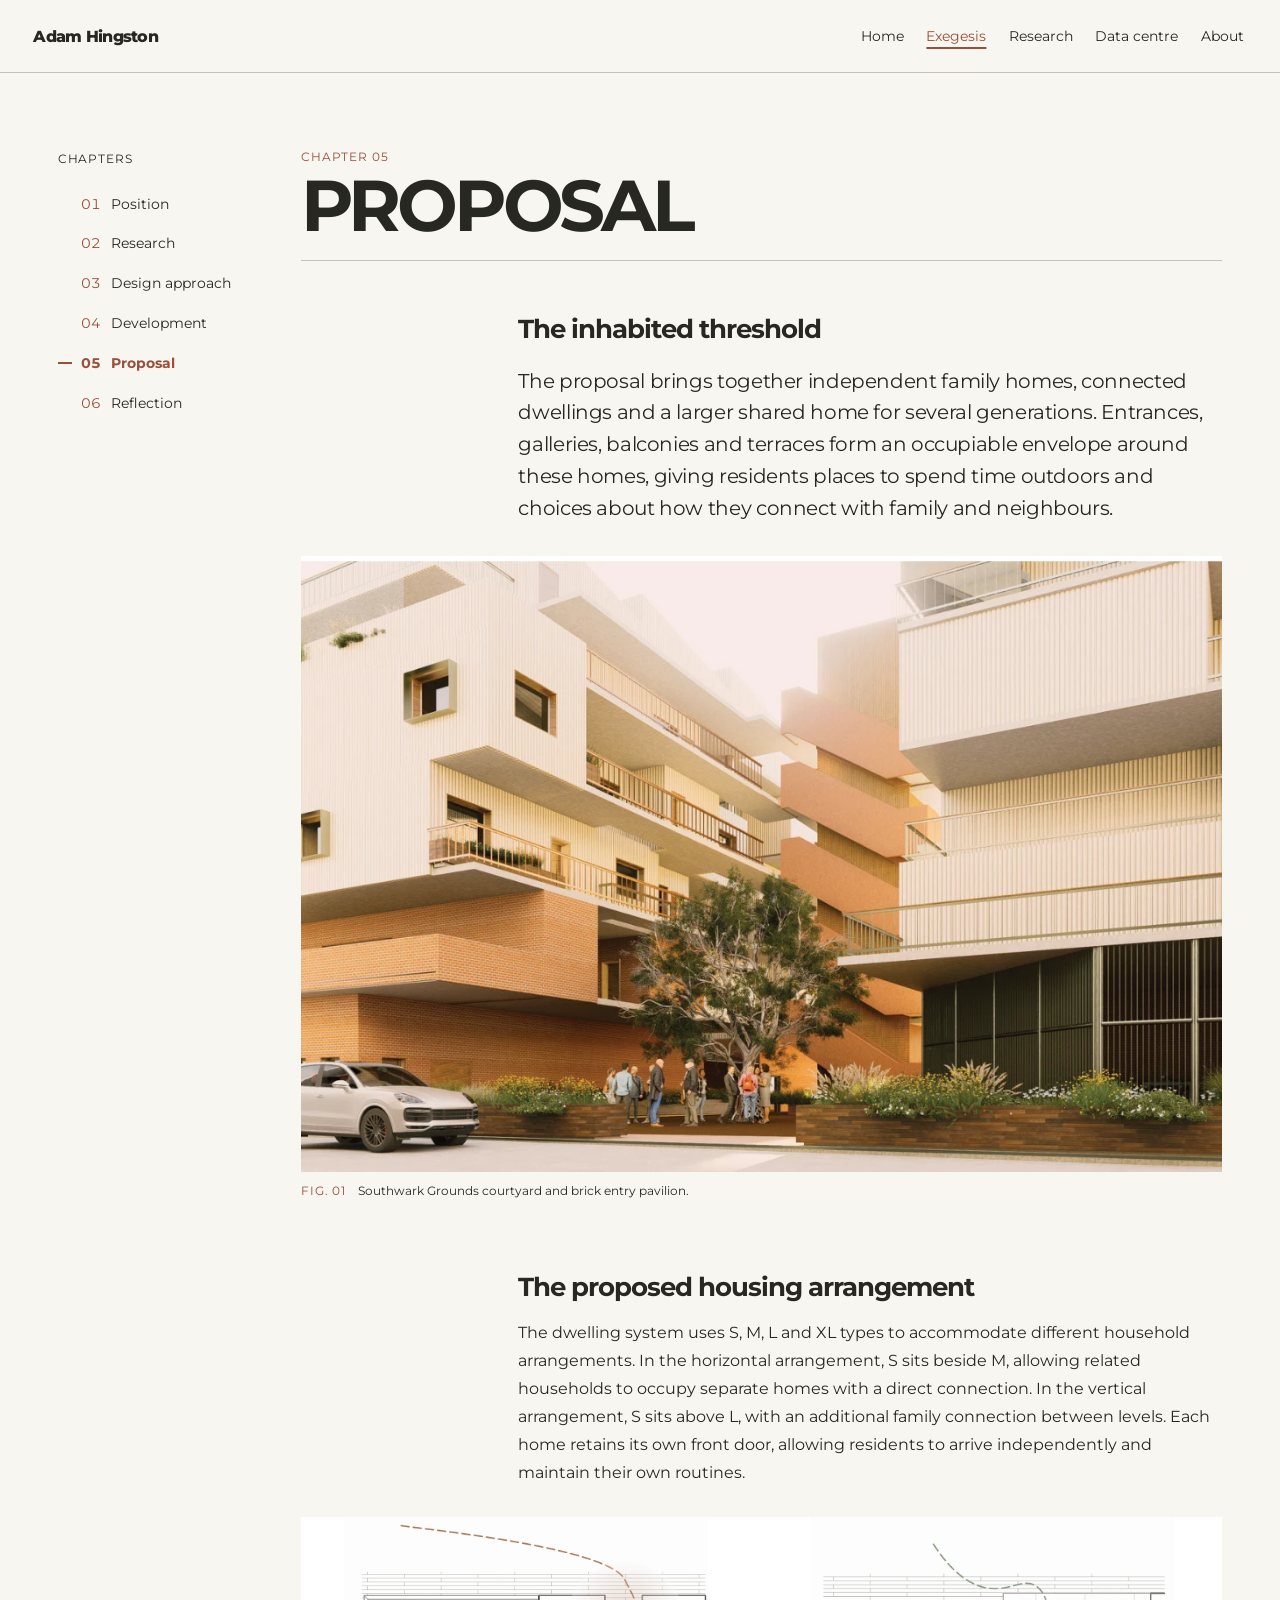
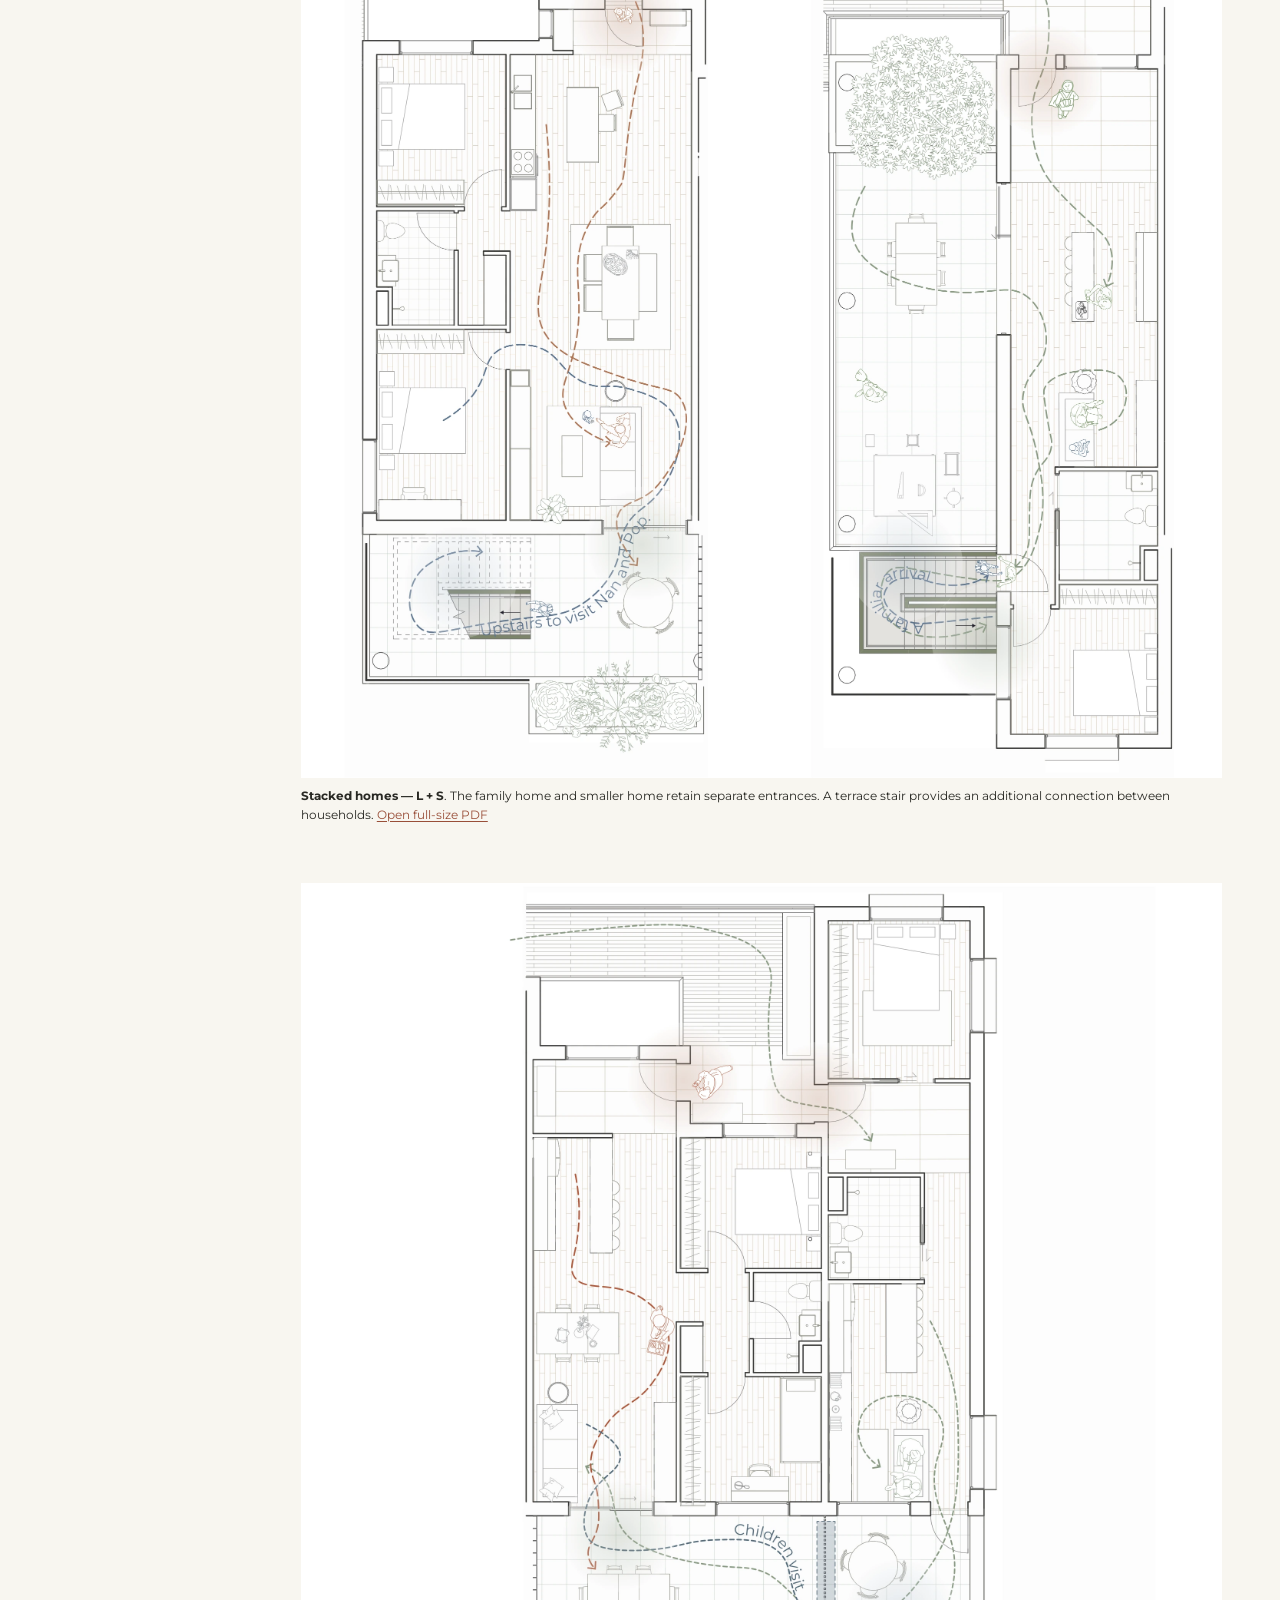
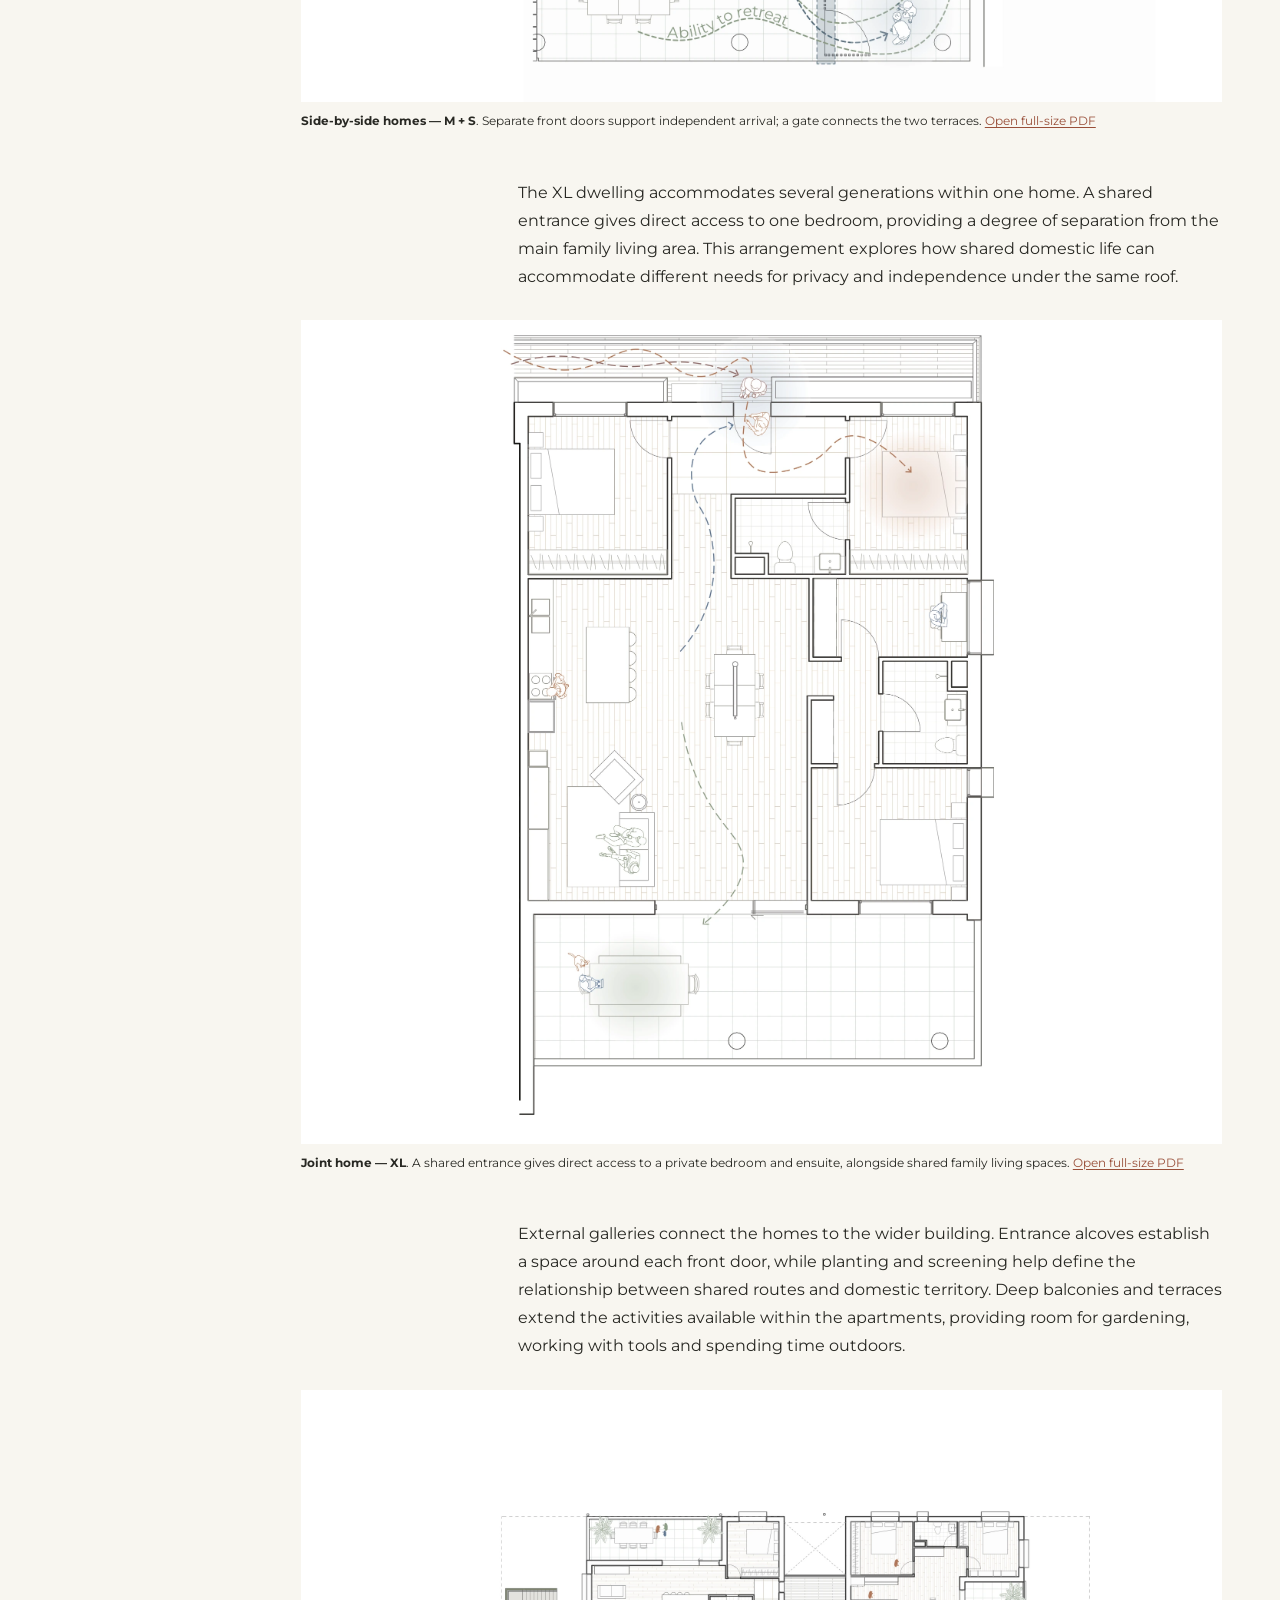
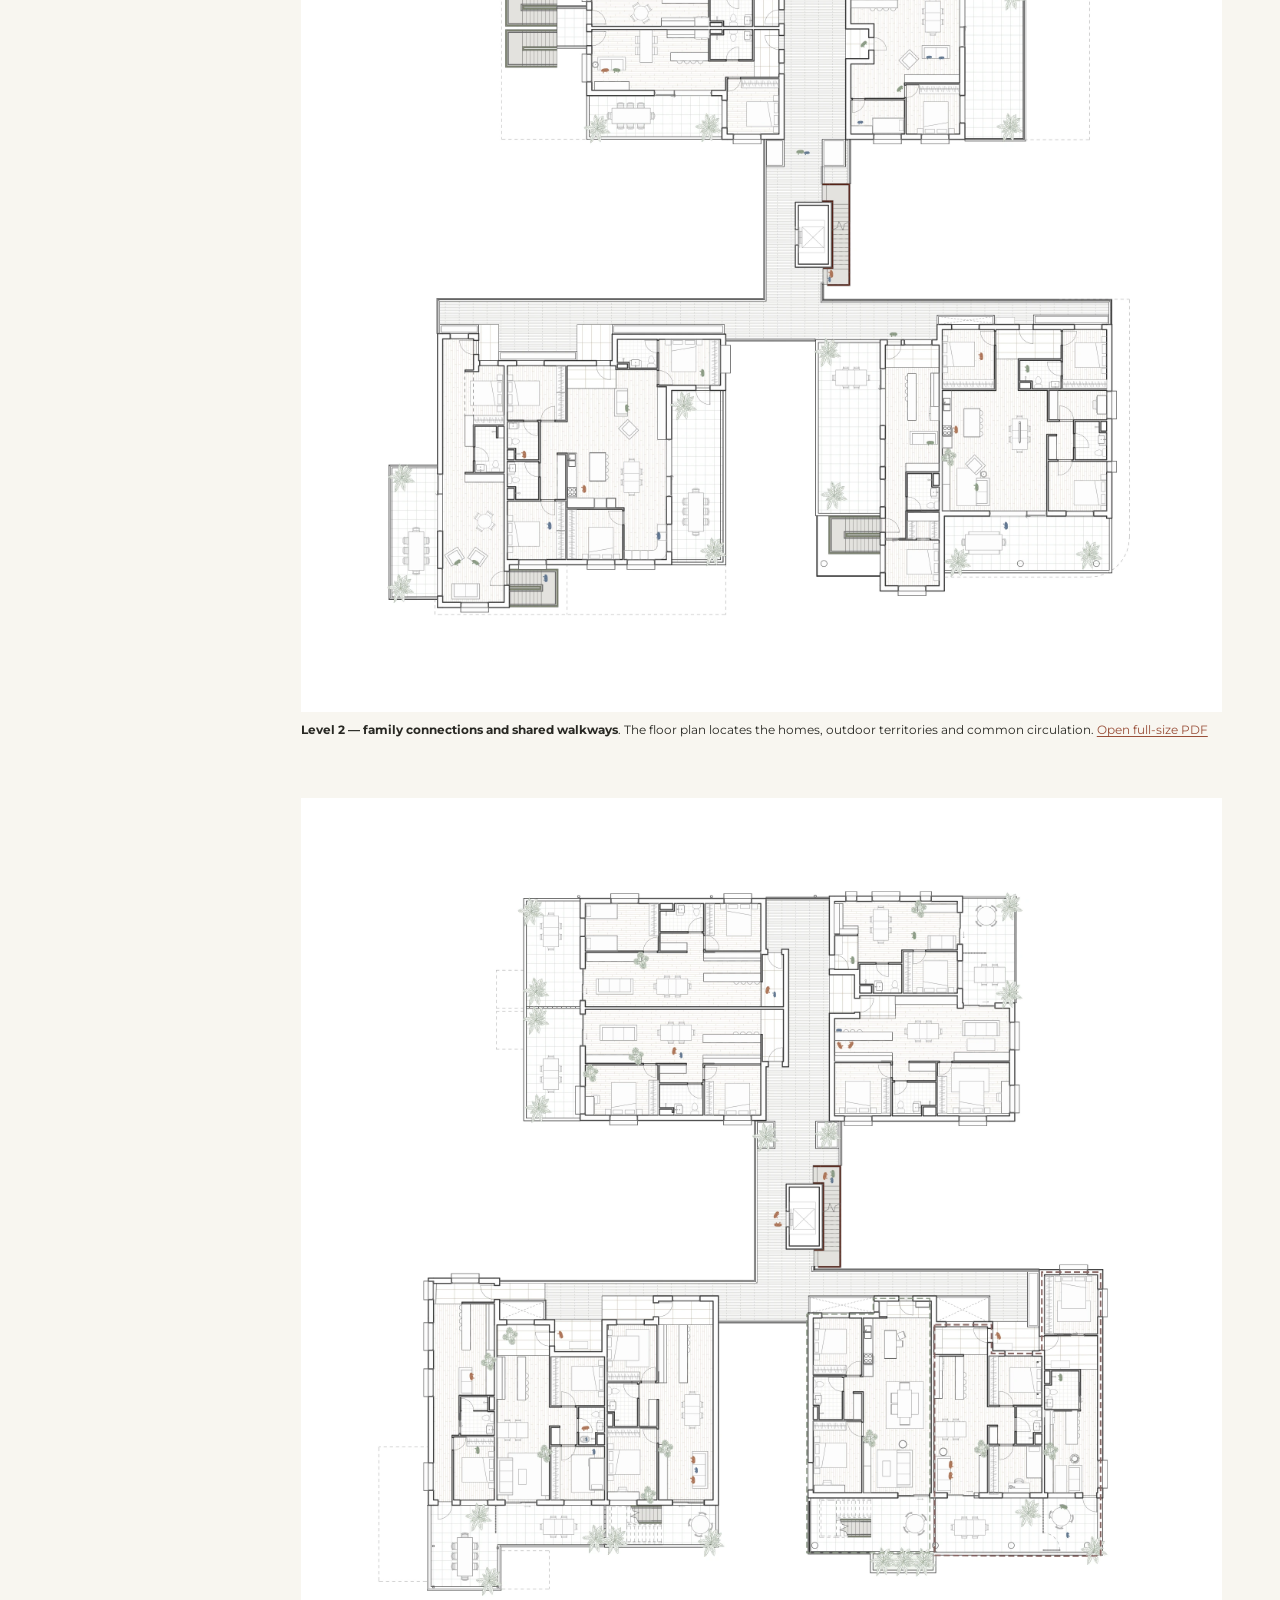
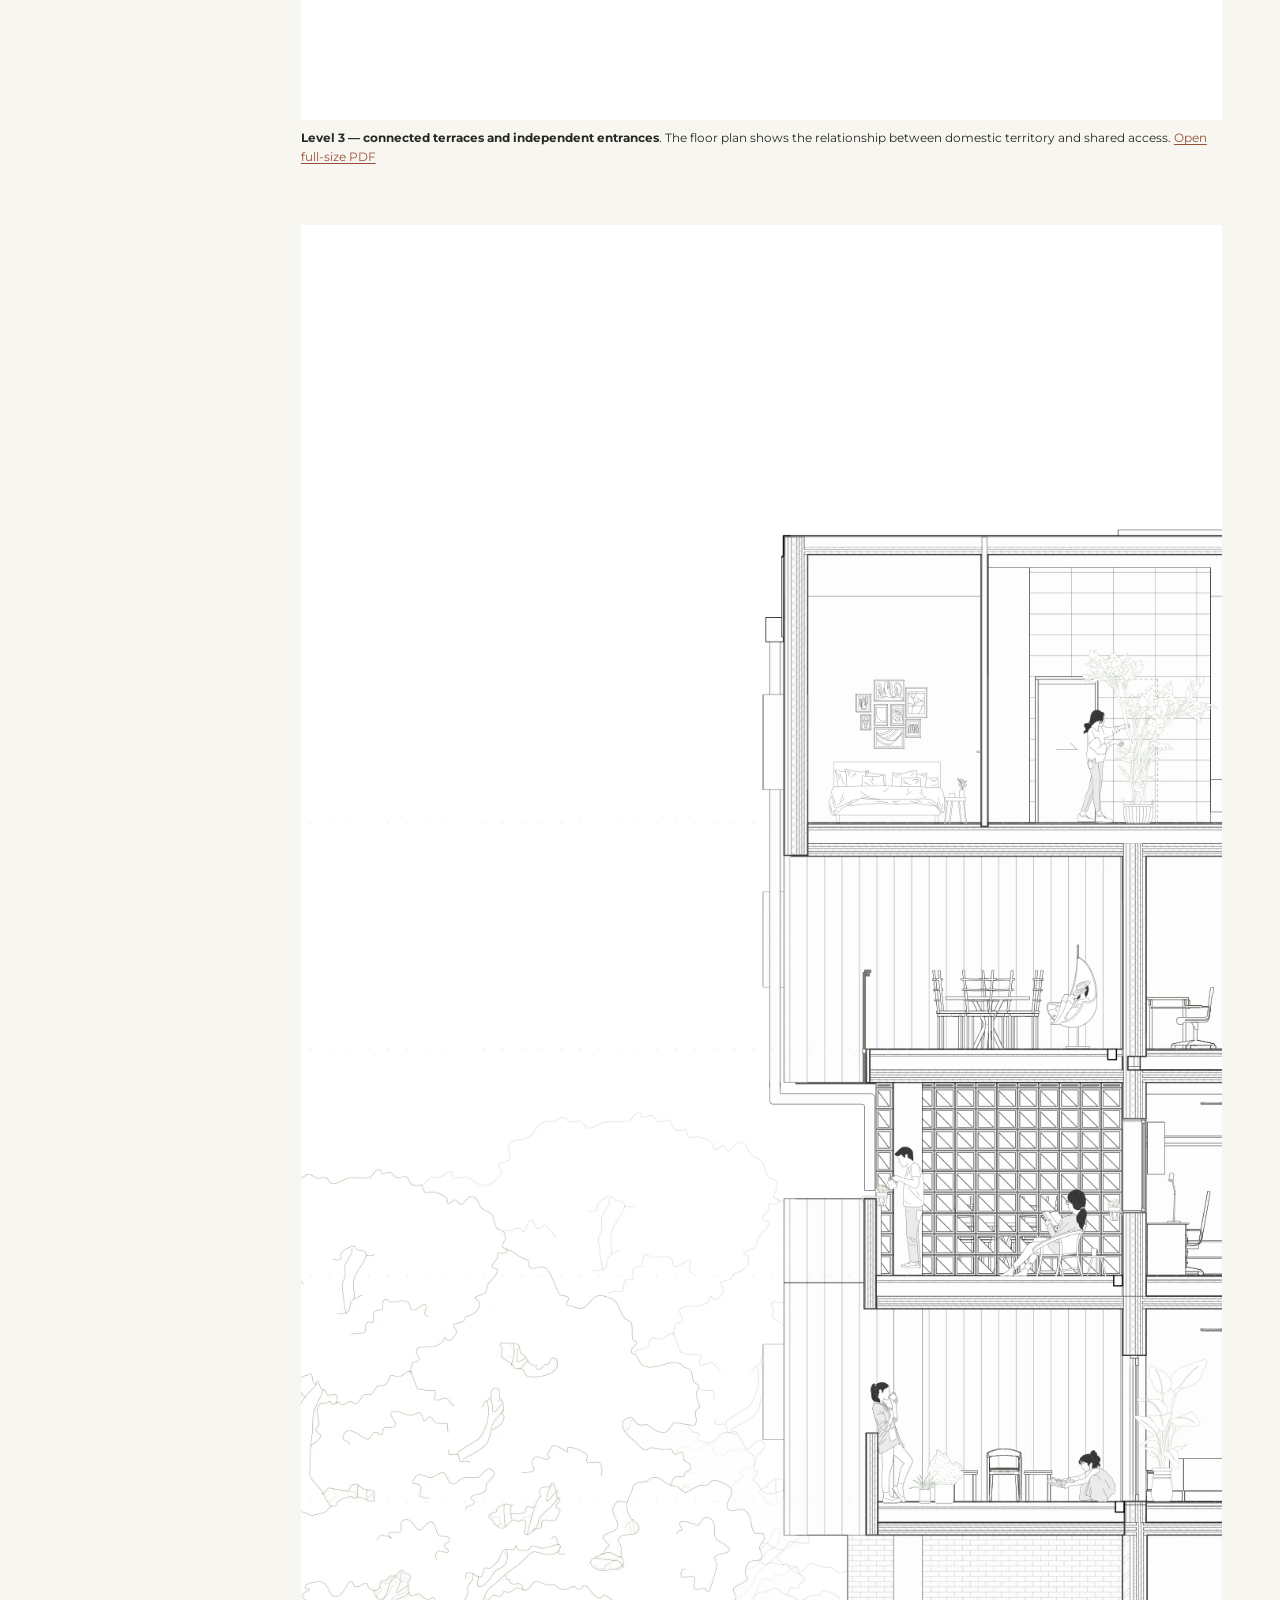
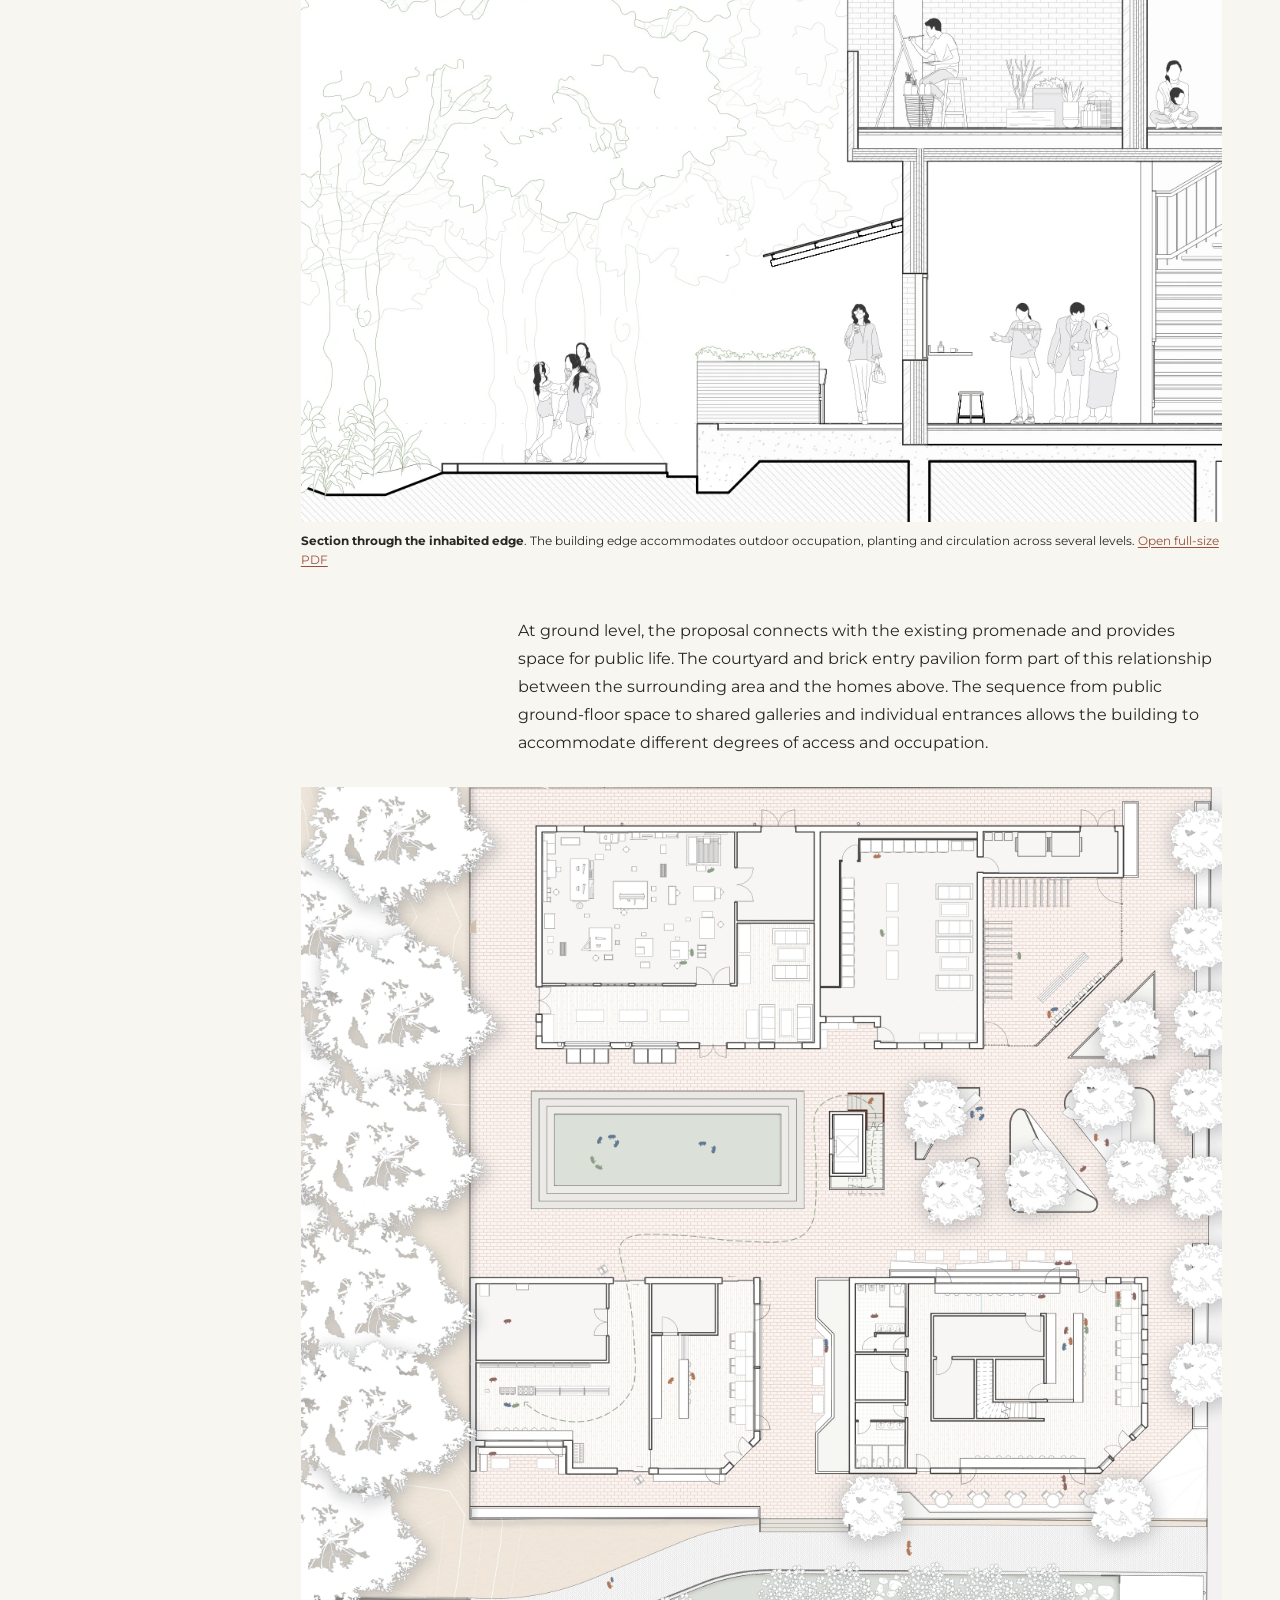
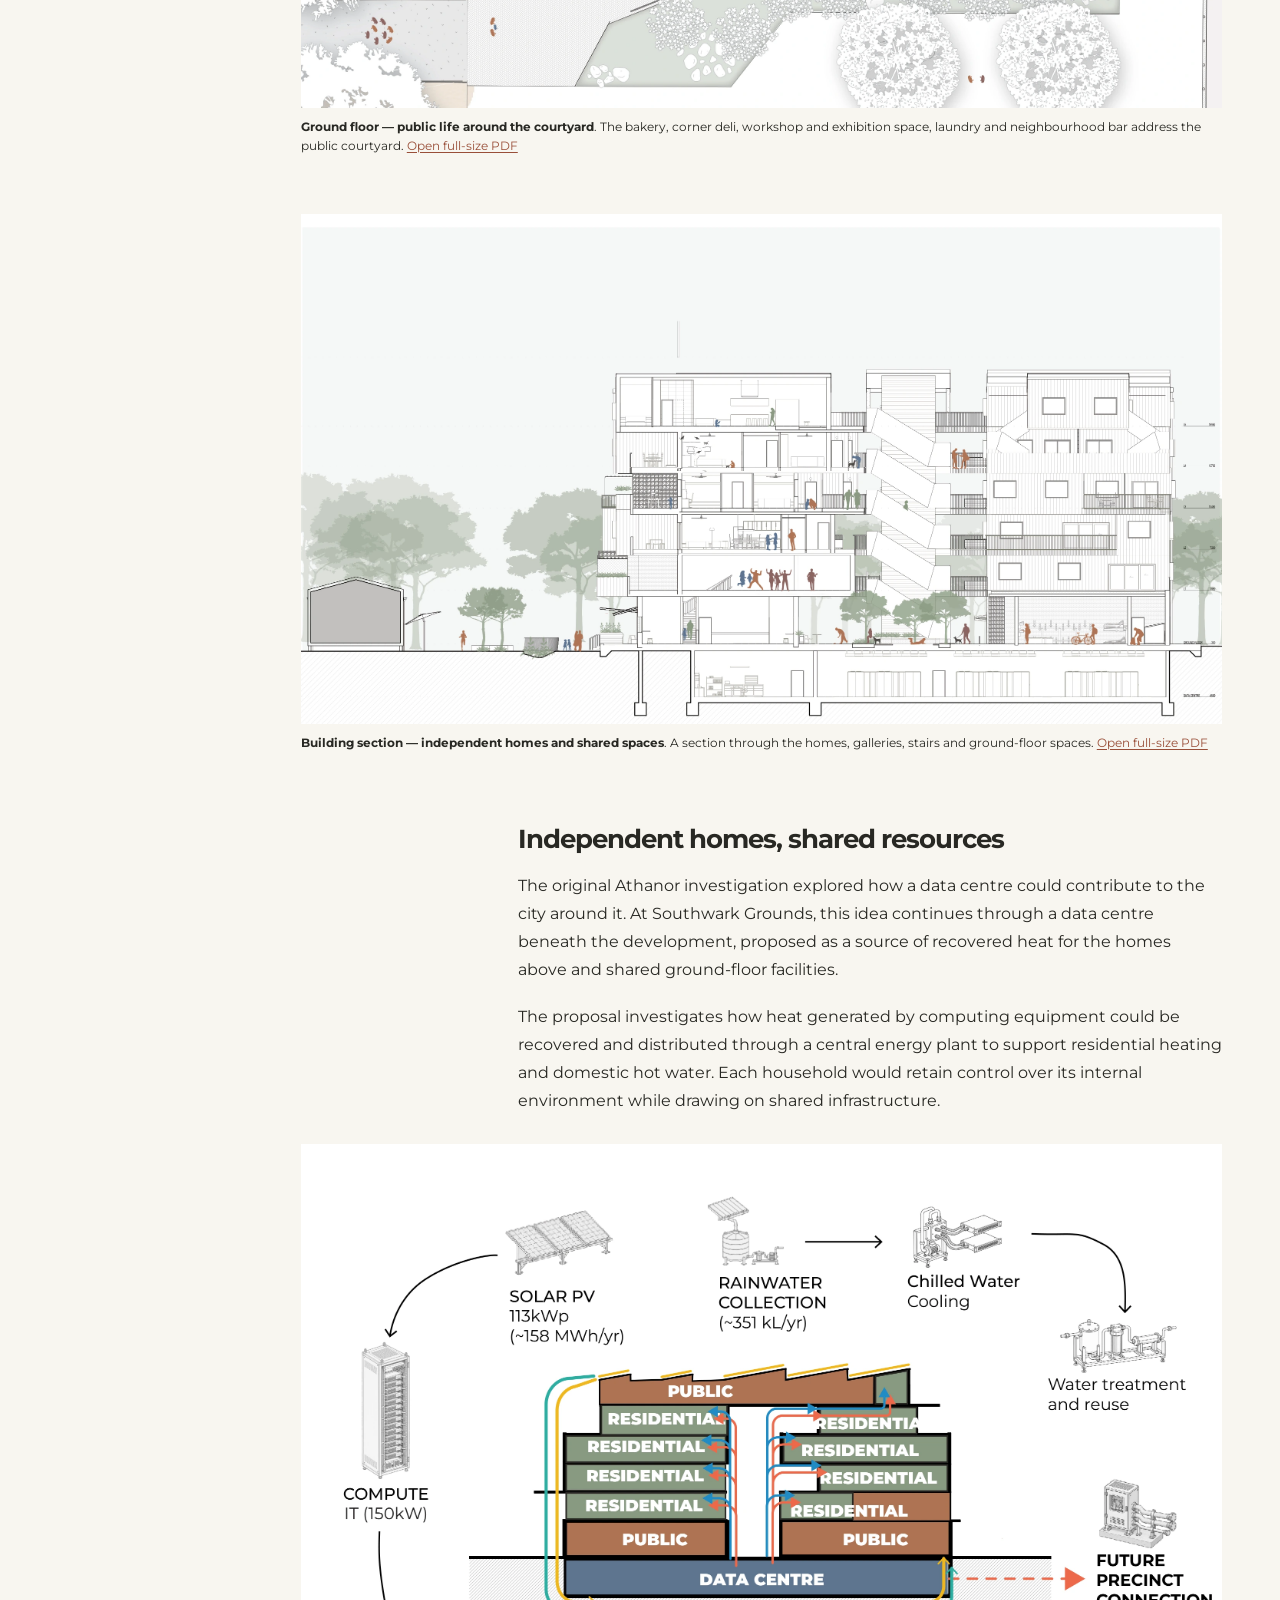
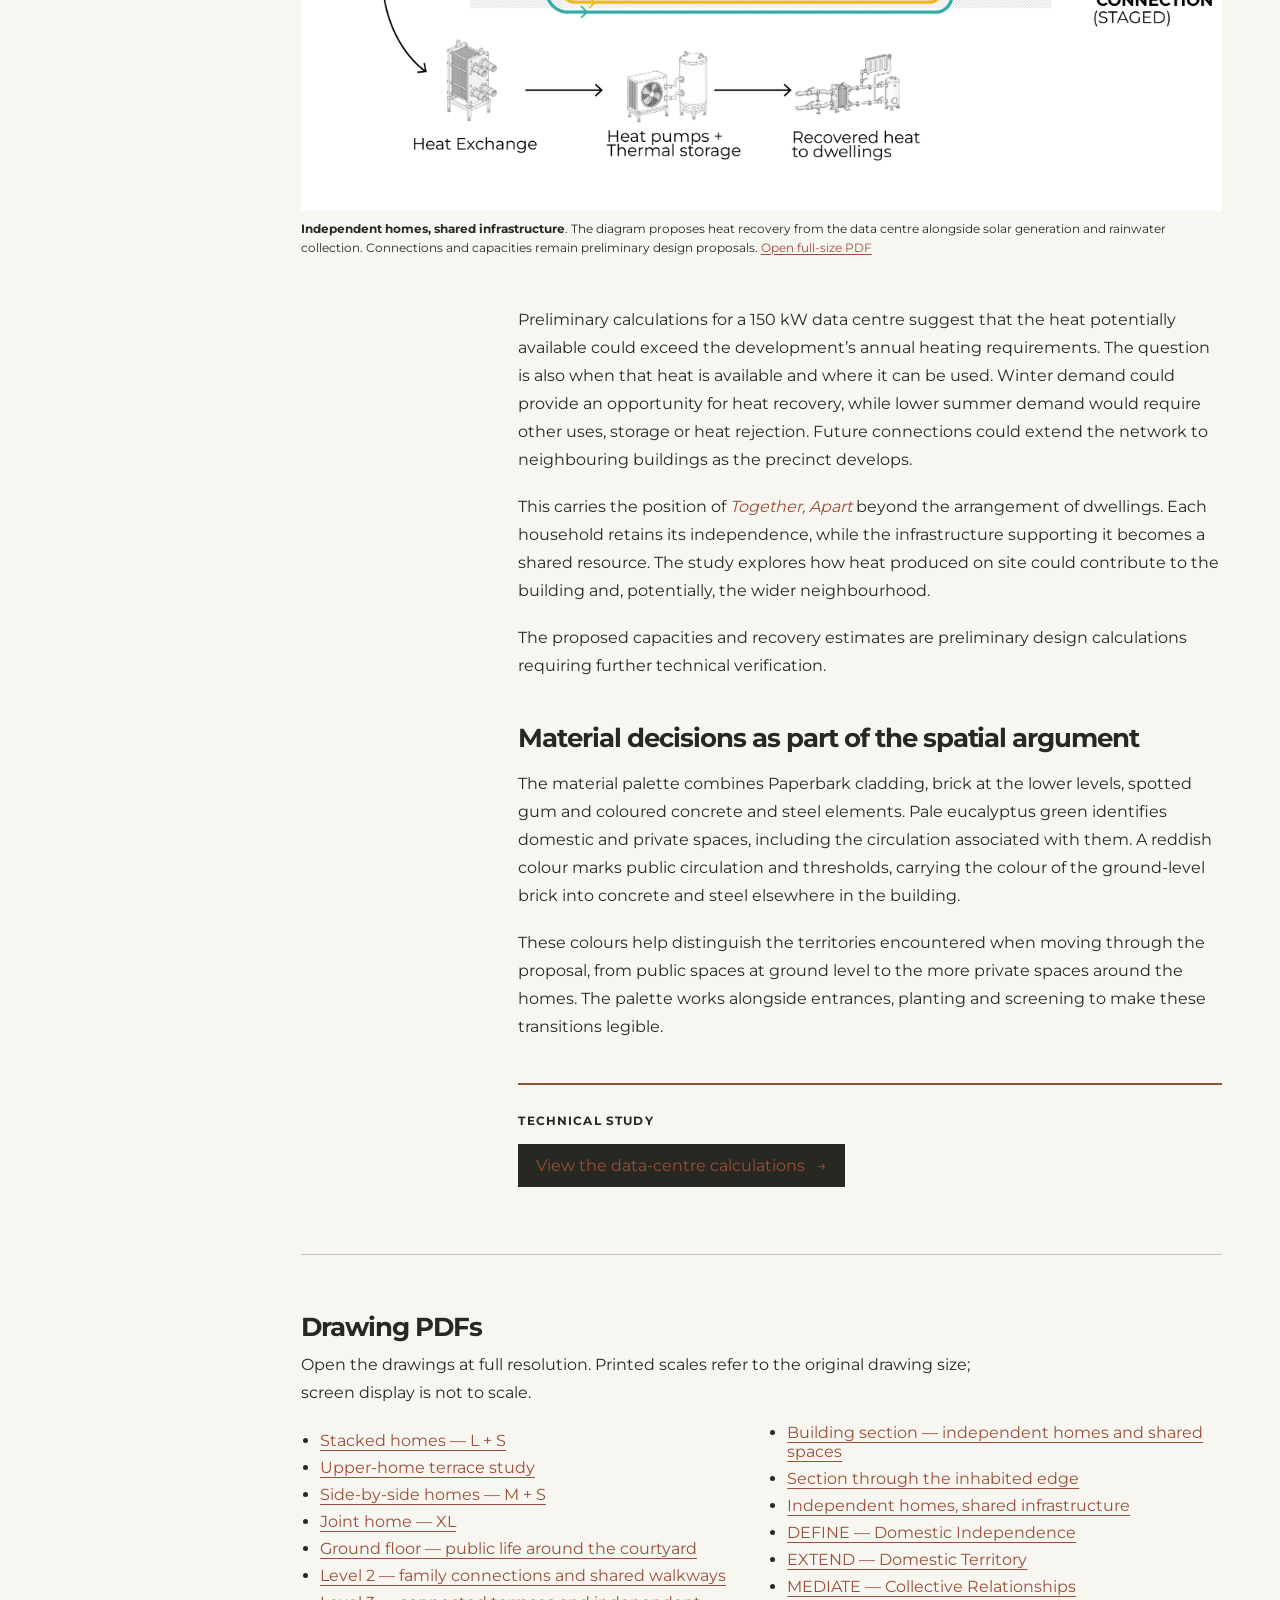
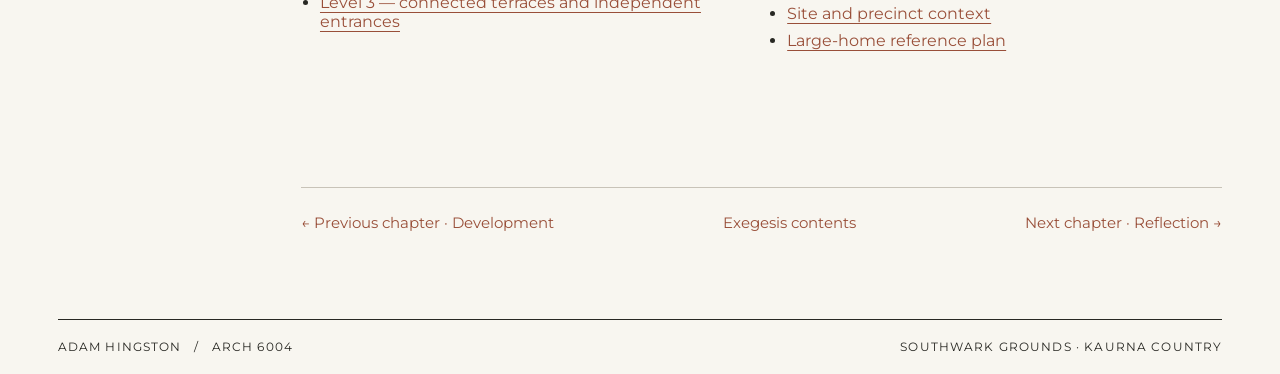
<file: exegesis/proposal/index.html>
<!doctype html>
<html lang="en-AU"><head><meta charset="utf-8"><meta name="viewport" content="width=device-width,initial-scale=1"><title>Proposal | Together, Apart.</title><script src="../reader.js?v=chapters" defer></script><link rel="stylesheet" href="../../atlas.css?v=precedents-20261115"><script src="../../assets/js/image-guard.js?v=20261115" defer></script></head><body class="journal"><a class="skip-link" href="#main-content">Skip to content</a>
<header class="masthead"><a class="brand" href="../../">Adam Hingston</a><nav aria-label="Main navigation"><a href="../../">Home</a><a href="../" aria-current="location">Exegesis</a><a href="../../research/">Research</a><a href="../../data-centre/">Data centre</a><a href="../../about/">About</a></nav></header>
<main id="main-content"><nav class="index-rail" aria-label="Chapter index"><button type="button" class="index-toggle" aria-expanded="false" aria-controls="index-links" hidden="hidden"><span>Chapters</span><span class="current-label">05 / Proposal</span></button><div id="index-links"><p class="rail-heading">Chapters</p><a href="../position/" data-chapter="position"><span class="ordinal">01</span><span>Position</span></a><a href="../research/" data-chapter="research"><span class="ordinal">02</span><span>Research</span></a><a href="../design-approach/" data-chapter="design-approach"><span class="ordinal">03</span><span>Design approach</span></a><a href="../development/" data-chapter="development"><span class="ordinal">04</span><span>Development</span></a><a href="../proposal/" data-chapter="proposal" aria-current="page"><span class="ordinal">05</span><span>Proposal</span></a><a href="../reflection/" data-chapter="reflection"><span class="ordinal">06</span><span>Reflection</span></a></div></nav><div class="editorial-field"><div class="j-manuscript"><article class="j-chapter" id="proposal"><span class="j-number">Chapter 05</span><h1 class="j-title">Proposal</h1><h3>The inhabited threshold</h3>
<p class="j-lead">The proposal brings together independent family homes, connected dwellings and a larger shared home for several generations. Entrances, galleries, balconies and terraces form an occupiable envelope around these homes, giving residents places to spend time outdoors and choices about how they connect with family and neighbours.</p><figure class="j-figure"><div class="j-enlarge"><img loading="lazy" src="../../assets/renders/courtyard.webp" alt="Southwark Grounds courtyard and brick entry pavilion."></div><figcaption><span class="j-fig-label">Fig. 01</span>Southwark Grounds courtyard and brick entry pavilion.</figcaption></figure>
<h3>The proposed housing arrangement</h3>
<div class="j-unit" id="connected-homes"><p>The dwelling system uses S, M, L and XL types to accommodate different household arrangements. In the horizontal arrangement, S sits beside M, allowing related households to occupy separate homes with a direct connection. In the vertical arrangement, S sits above L, with an additional family connection between levels. Each home retains its own front door, allowing residents to arrive independently and maintain their own routines.</p><figure class="j-figure drawing-figure"><a href="../../assets/drawings/01-stacked-homes-plans.pdf" aria-label="Open PDF: Stacked homes — L + S"><img loading="lazy" decoding="async" src="../../assets/exegesis/drawings/01-stacked-homes-plans.webp" alt="Stacked homes — L + S. The family home and smaller home retain separate entrances. A terrace stair provides an additional connection between households."></a><figcaption><strong>Stacked homes — L + S</strong>. The family home and smaller home retain separate entrances. A terrace stair provides an additional connection between households. <a href="../../assets/drawings/01-stacked-homes-plans.pdf">Open full-size PDF</a></figcaption></figure><figure class="j-figure drawing-figure"><a href="../../assets/drawings/03-side-by-side-homes-plan.pdf" aria-label="Open PDF: Side-by-side homes — M + S"><img loading="lazy" decoding="async" src="../../assets/exegesis/drawings/03-side-by-side-homes-plan.webp" alt="Side-by-side homes — M + S. Separate front doors support independent arrival; a gate connects the two terraces."></a><figcaption><strong>Side-by-side homes — M + S</strong>. Separate front doors support independent arrival; a gate connects the two terraces. <a href="../../assets/drawings/03-side-by-side-homes-plan.pdf">Open full-size PDF</a></figcaption></figure>
</div><div class="j-unit" id="xl-dwelling"><p>The XL dwelling accommodates several generations within one home. A shared entrance gives direct access to one bedroom, providing a degree of separation from the main family living area. This arrangement explores how shared domestic life can accommodate different needs for privacy and independence under the same roof.</p><figure class="j-figure drawing-figure"><a href="../../assets/drawings/04-joint-xl-home-plan.pdf" aria-label="Open PDF: Joint home — XL"><img loading="lazy" decoding="async" src="../../assets/exegesis/drawings/04-joint-xl-home-plan.webp" alt="Joint home — XL. A shared entrance gives direct access to a private bedroom and ensuite, alongside shared family living spaces."></a><figcaption><strong>Joint home — XL</strong>. A shared entrance gives direct access to a private bedroom and ensuite, alongside shared family living spaces. <a href="../../assets/drawings/04-joint-xl-home-plan.pdf">Open full-size PDF</a></figcaption></figure>
</div><div class="j-unit" id="shared-galleries"><p>External galleries connect the homes to the wider building. Entrance alcoves establish a space around each front door, while planting and screening help define the relationship between shared routes and domestic territory. Deep balconies and terraces extend the activities available within the apartments, providing room for gardening, working with tools and spending time outdoors.</p><figure class="j-figure drawing-figure"><a href="../../assets/drawings/06-level-2-plan.pdf" aria-label="Open PDF: Level 2 — family connections and shared walkways"><img loading="lazy" decoding="async" src="../../assets/exegesis/drawings/06-level-2-plan.webp" alt="Level 2 — family connections and shared walkways. The floor plan locates the homes, outdoor territories and common circulation."></a><figcaption><strong>Level 2 — family connections and shared walkways</strong>. The floor plan locates the homes, outdoor territories and common circulation. <a href="../../assets/drawings/06-level-2-plan.pdf">Open full-size PDF</a></figcaption></figure><figure class="j-figure drawing-figure"><a href="../../assets/drawings/07-level-3-plan.pdf" aria-label="Open PDF: Level 3 — connected terraces and independent entrances"><img loading="lazy" decoding="async" src="../../assets/exegesis/drawings/07-level-3-plan.webp" alt="Level 3 — connected terraces and independent entrances. The floor plan shows the relationship between domestic territory and shared access."></a><figcaption><strong>Level 3 — connected terraces and independent entrances</strong>. The floor plan shows the relationship between domestic territory and shared access. <a href="../../assets/drawings/07-level-3-plan.pdf">Open full-size PDF</a></figcaption></figure><figure class="j-figure drawing-figure"><a href="../../assets/drawings/09-inhabited-edge-section.pdf" aria-label="Open PDF: Section through the inhabited edge"><img loading="lazy" decoding="async" src="../../assets/exegesis/drawings/09-inhabited-edge-section.webp" alt="Section through the inhabited edge. The building edge accommodates outdoor occupation, planting and circulation across several levels."></a><figcaption><strong>Section through the inhabited edge</strong>. The building edge accommodates outdoor occupation, planting and circulation across several levels. <a href="../../assets/drawings/09-inhabited-edge-section.pdf">Open full-size PDF</a></figcaption></figure>
</div><p>At ground level, the proposal connects with the existing promenade and provides space for public life. The courtyard and brick entry pavilion form part of this relationship between the surrounding area and the homes above. The sequence from public ground-floor space to shared galleries and individual entrances allows the building to accommodate different degrees of access and occupation.</p><figure class="j-figure drawing-figure"><a href="../../assets/drawings/05-ground-floor-plan.pdf" aria-label="Open PDF: Ground floor — public life around the courtyard"><img loading="lazy" decoding="async" src="../../assets/exegesis/drawings/05-ground-floor-plan.webp" alt="Ground floor — public life around the courtyard. The bakery, corner deli, workshop and exhibition space, laundry and neighbourhood bar address the public courtyard."></a><figcaption><strong>Ground floor — public life around the courtyard</strong>. The bakery, corner deli, workshop and exhibition space, laundry and neighbourhood bar address the public courtyard. <a href="../../assets/drawings/05-ground-floor-plan.pdf">Open full-size PDF</a></figcaption></figure><figure class="j-figure drawing-figure"><a href="../../assets/drawings/08-building-section.pdf" aria-label="Open PDF: Building section — independent homes and shared spaces"><img loading="lazy" decoding="async" src="../../assets/exegesis/drawings/08-building-section.webp" alt="Building section — independent homes and shared spaces. A section through the homes, galleries, stairs and ground-floor spaces."></a><figcaption><strong>Building section — independent homes and shared spaces</strong>. A section through the homes, galleries, stairs and ground-floor spaces. <a href="../../assets/drawings/08-building-section.pdf">Open full-size PDF</a></figcaption></figure>
<h3>Independent homes, shared resources</h3>
<p>The original Athanor investigation explored how a data centre could contribute to the city around it. At Southwark Grounds, this idea continues through a data centre beneath the development, proposed as a source of recovered heat for the homes above and shared ground-floor facilities.</p>
<p>The proposal investigates how heat generated by computing equipment could be recovered and distributed through a central energy plant to support residential heating and domestic hot water. Each household would retain control over its internal environment while drawing on shared infrastructure.</p><figure class="j-figure drawing-figure"><a href="../../assets/drawings/10-resource-exchange-section.pdf" aria-label="Open PDF: Independent homes, shared infrastructure"><img loading="lazy" decoding="async" src="../../assets/exegesis/drawings/10-resource-exchange-section.webp" alt="Independent homes, shared infrastructure. The diagram proposes heat recovery from the data centre alongside solar generation and rainwater collection. Connections and capacities remain preliminary design proposals."></a><figcaption><strong>Independent homes, shared infrastructure</strong>. The diagram proposes heat recovery from the data centre alongside solar generation and rainwater collection. Connections and capacities remain preliminary design proposals. <a href="../../assets/drawings/10-resource-exchange-section.pdf">Open full-size PDF</a></figcaption></figure>
<p>Preliminary calculations for a 150 kW data centre suggest that the heat potentially available could exceed the development’s annual heating requirements. The question is also when that heat is available and where it can be used. Winter demand could provide an opportunity for heat recovery, while lower summer demand would require other uses, storage or heat rejection. Future connections could extend the network to neighbouring buildings as the precinct develops.</p>
<p>This carries the position of <em>Together, Apart</em> beyond the arrangement of dwellings. Each household retains its independence, while the infrastructure supporting it becomes a shared resource. The study explores how heat produced on site could contribute to the building and, potentially, the wider neighbourhood.</p>
<p>The proposed capacities and recovery estimates are preliminary design calculations requiring further technical verification.</p>
<h3>Material decisions as part of the spatial argument</h3>
<p>The material palette combines Paperbark cladding, brick at the lower levels, spotted gum and coloured concrete and steel elements. Pale eucalyptus green identifies domestic and private spaces, including the circulation associated with them. A reddish colour marks public circulation and thresholds, carrying the colour of the ground-level brick into concrete and steel elsewhere in the building.</p>
<p>These colours help distinguish the territories encountered when moving through the proposal, from public spaces at ground level to the more private spaces around the homes. The palette works alongside entrances, planting and screening to make these transitions legible.</p><section class="proposal-data-link"><p class="eyebrow">Technical study</p><a class="action" href="../../data-centre/#preliminary-performance">View the data-centre calculations   →</a></section><section class="drawing-register" aria-labelledby="drawing-register-title"><h3 id="drawing-register-title">Drawing PDFs</h3><p>Open the drawings at full resolution. Printed scales refer to the original drawing size; screen display is not to scale.</p><ul><li><a href="../../assets/drawings/01-stacked-homes-plans.pdf">Stacked homes — L + S</a></li><li><a href="../../assets/drawings/02-stacked-homes-upper-plan.pdf">Upper-home terrace study</a></li><li><a href="../../assets/drawings/03-side-by-side-homes-plan.pdf">Side-by-side homes — M + S</a></li><li><a href="../../assets/drawings/04-joint-xl-home-plan.pdf">Joint home — XL</a></li><li><a href="../../assets/drawings/05-ground-floor-plan.pdf">Ground floor — public life around the courtyard</a></li><li><a href="../../assets/drawings/06-level-2-plan.pdf">Level 2 — family connections and shared walkways</a></li><li><a href="../../assets/drawings/07-level-3-plan.pdf">Level 3 — connected terraces and independent entrances</a></li><li><a href="../../assets/drawings/08-building-section.pdf">Building section — independent homes and shared spaces</a></li><li><a href="../../assets/drawings/09-inhabited-edge-section.pdf">Section through the inhabited edge</a></li><li><a href="../../assets/drawings/10-resource-exchange-section.pdf">Independent homes, shared infrastructure</a></li><li><a href="../../assets/drawings/11-define-domestic-independence.pdf">DEFINE — Domestic Independence</a></li><li><a href="../../assets/drawings/12-extend-domestic-territory.pdf">EXTEND — Domestic Territory</a></li><li><a href="../../assets/drawings/13-mediate-collective-relationships.pdf">MEDIATE — Collective Relationships</a></li><li><a href="../../assets/drawings/14-site-and-precinct-context.pdf">Site and precinct context</a></li><li><a href="../../assets/drawings/15-large-home-reference-plan.pdf">Large-home reference plan</a></li></ul></section></article><nav class="chapter-nav" aria-label="Chapter navigation"><a href="../development/">← Previous chapter · Development</a><a href="../">Exegesis contents</a><a href="../reflection/">Next chapter · Reflection →</a></nav></div></div></main><footer>Adam Hingston   /   ARCH 6004 <span>Southwark Grounds · Kaurna Country</span></footer></body></html>
</file>
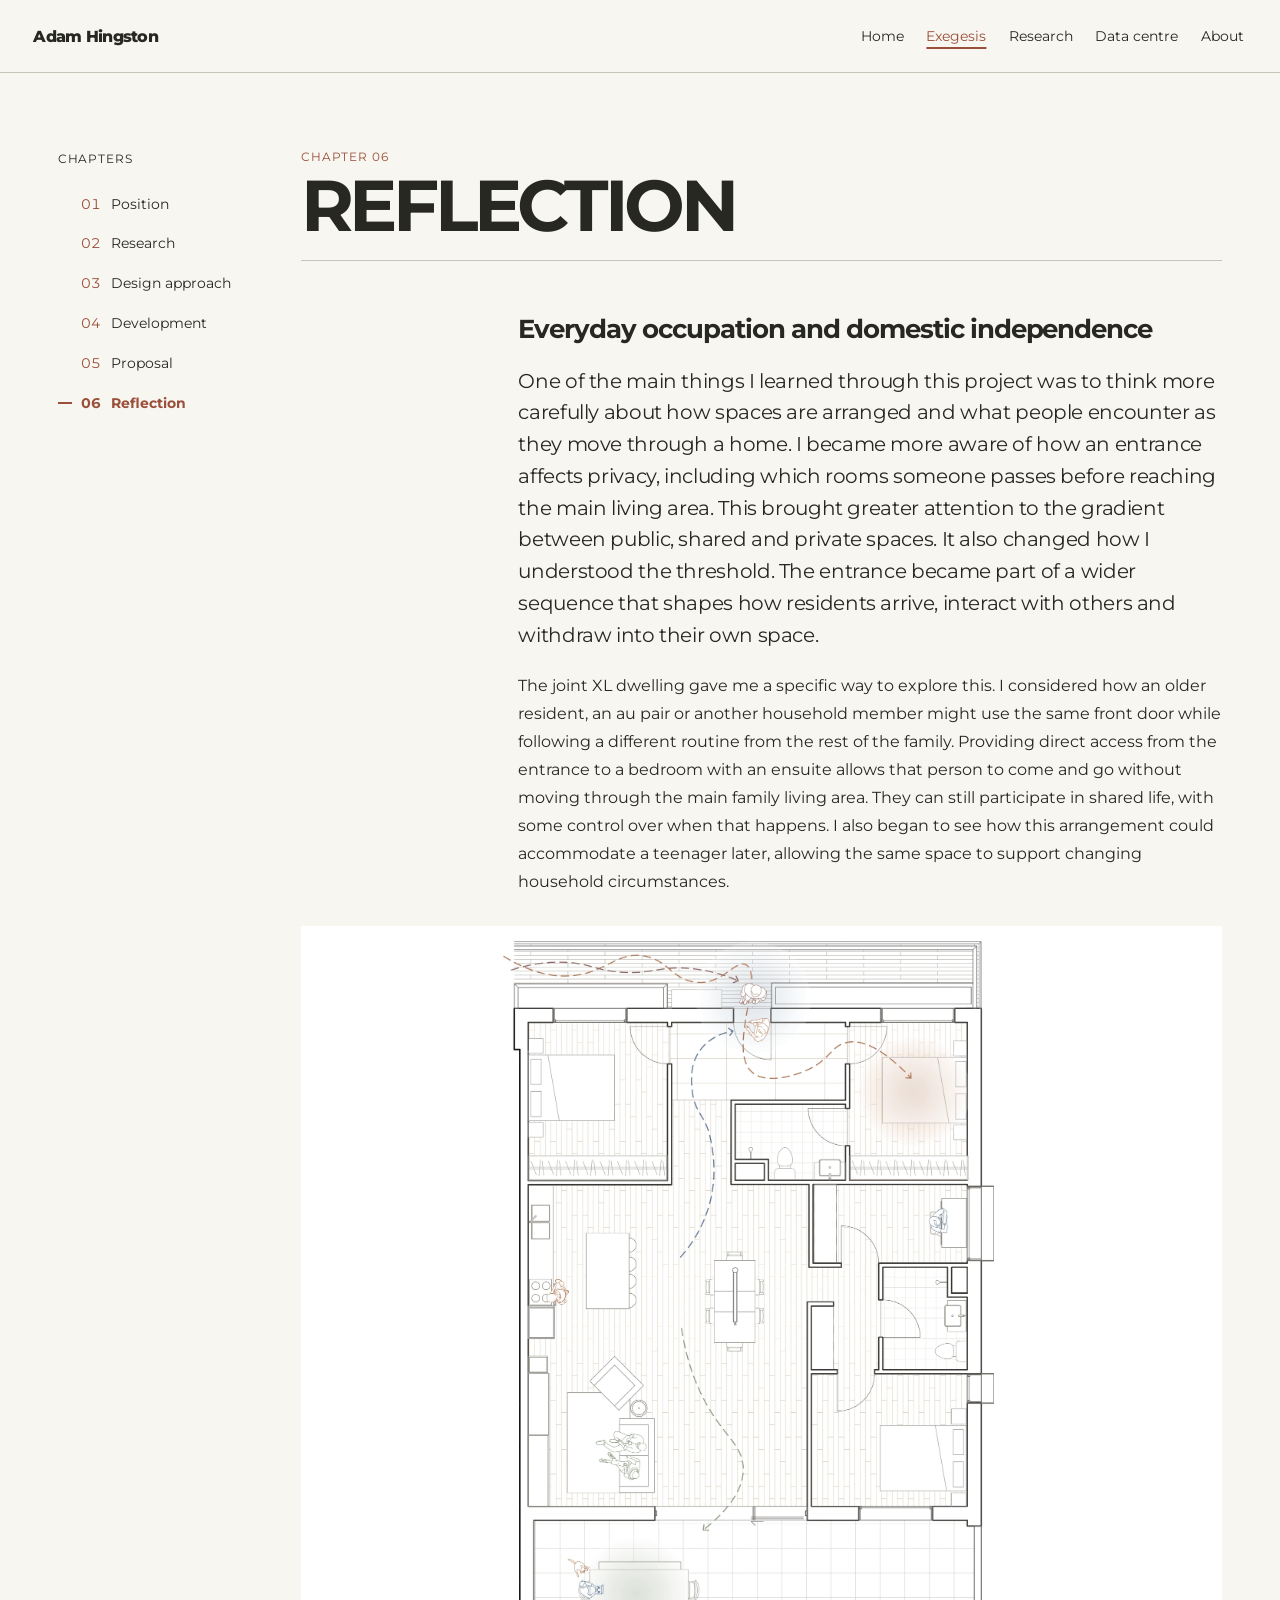
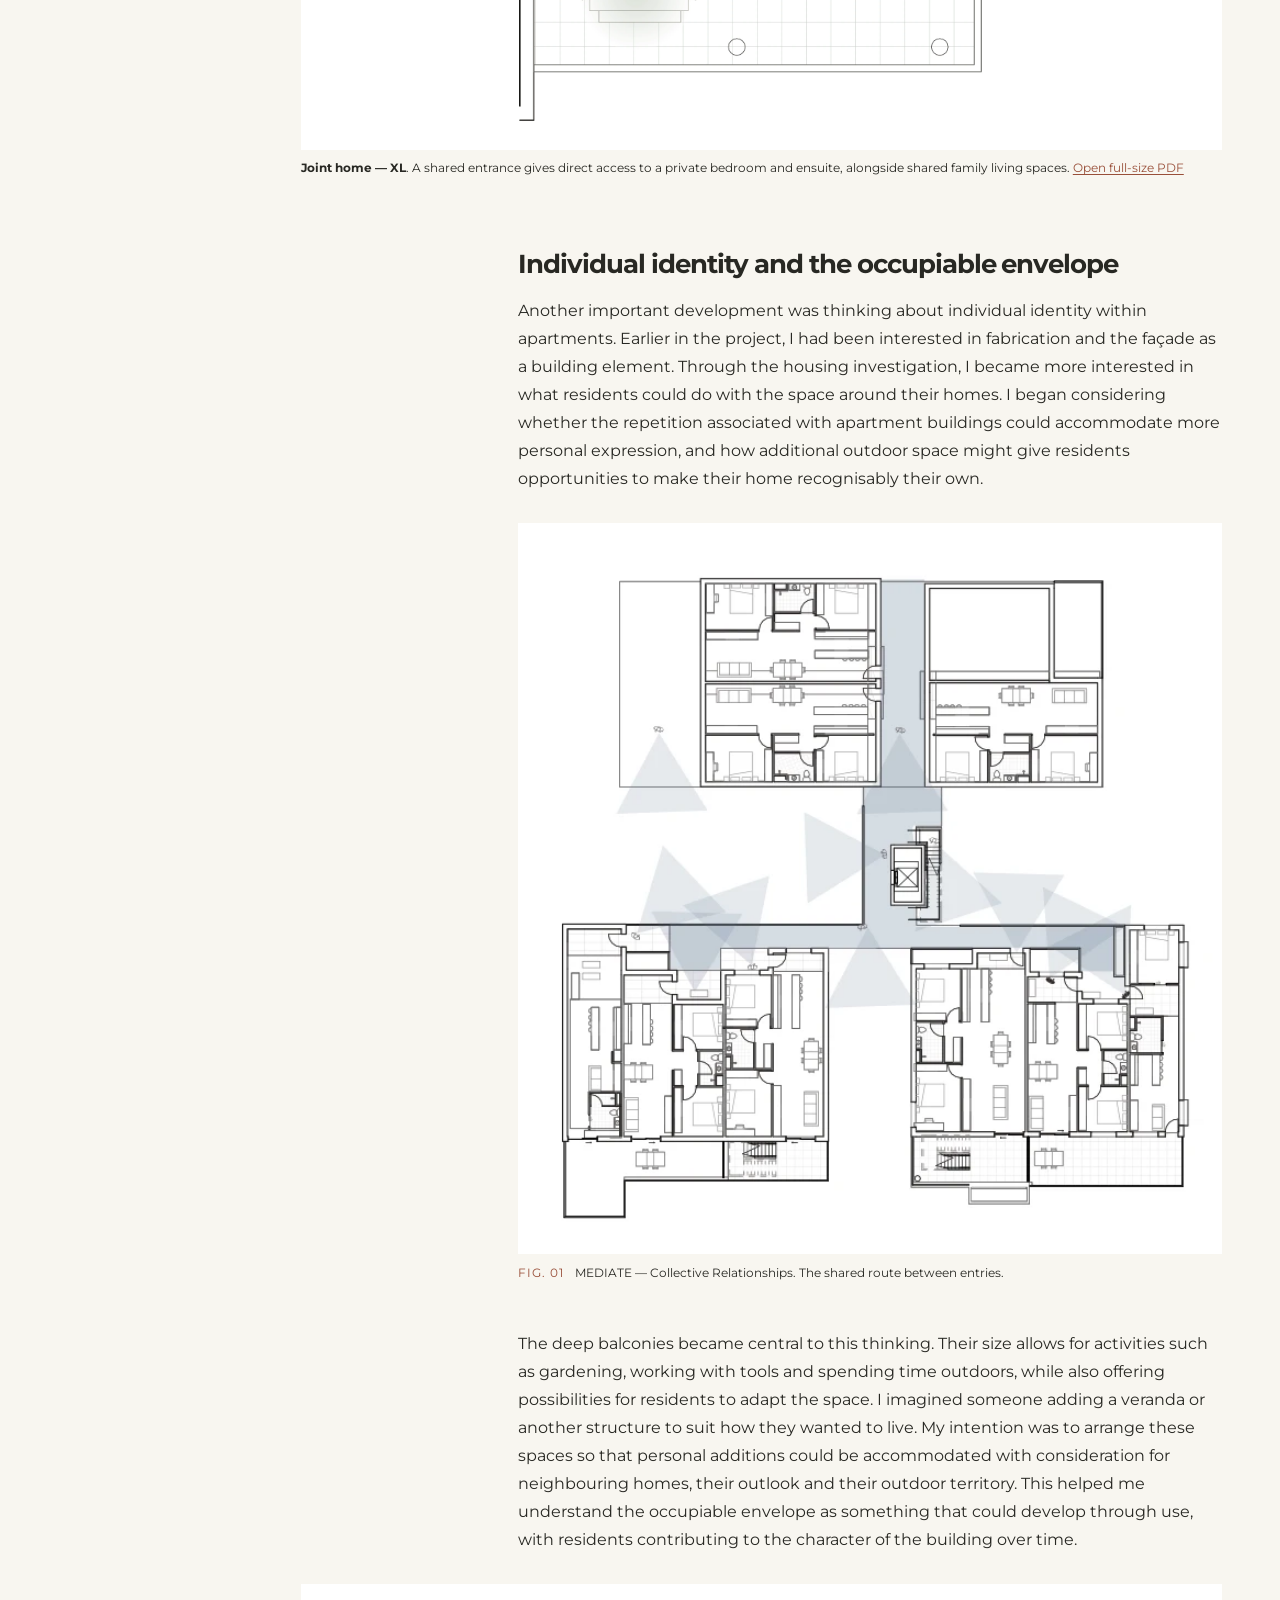
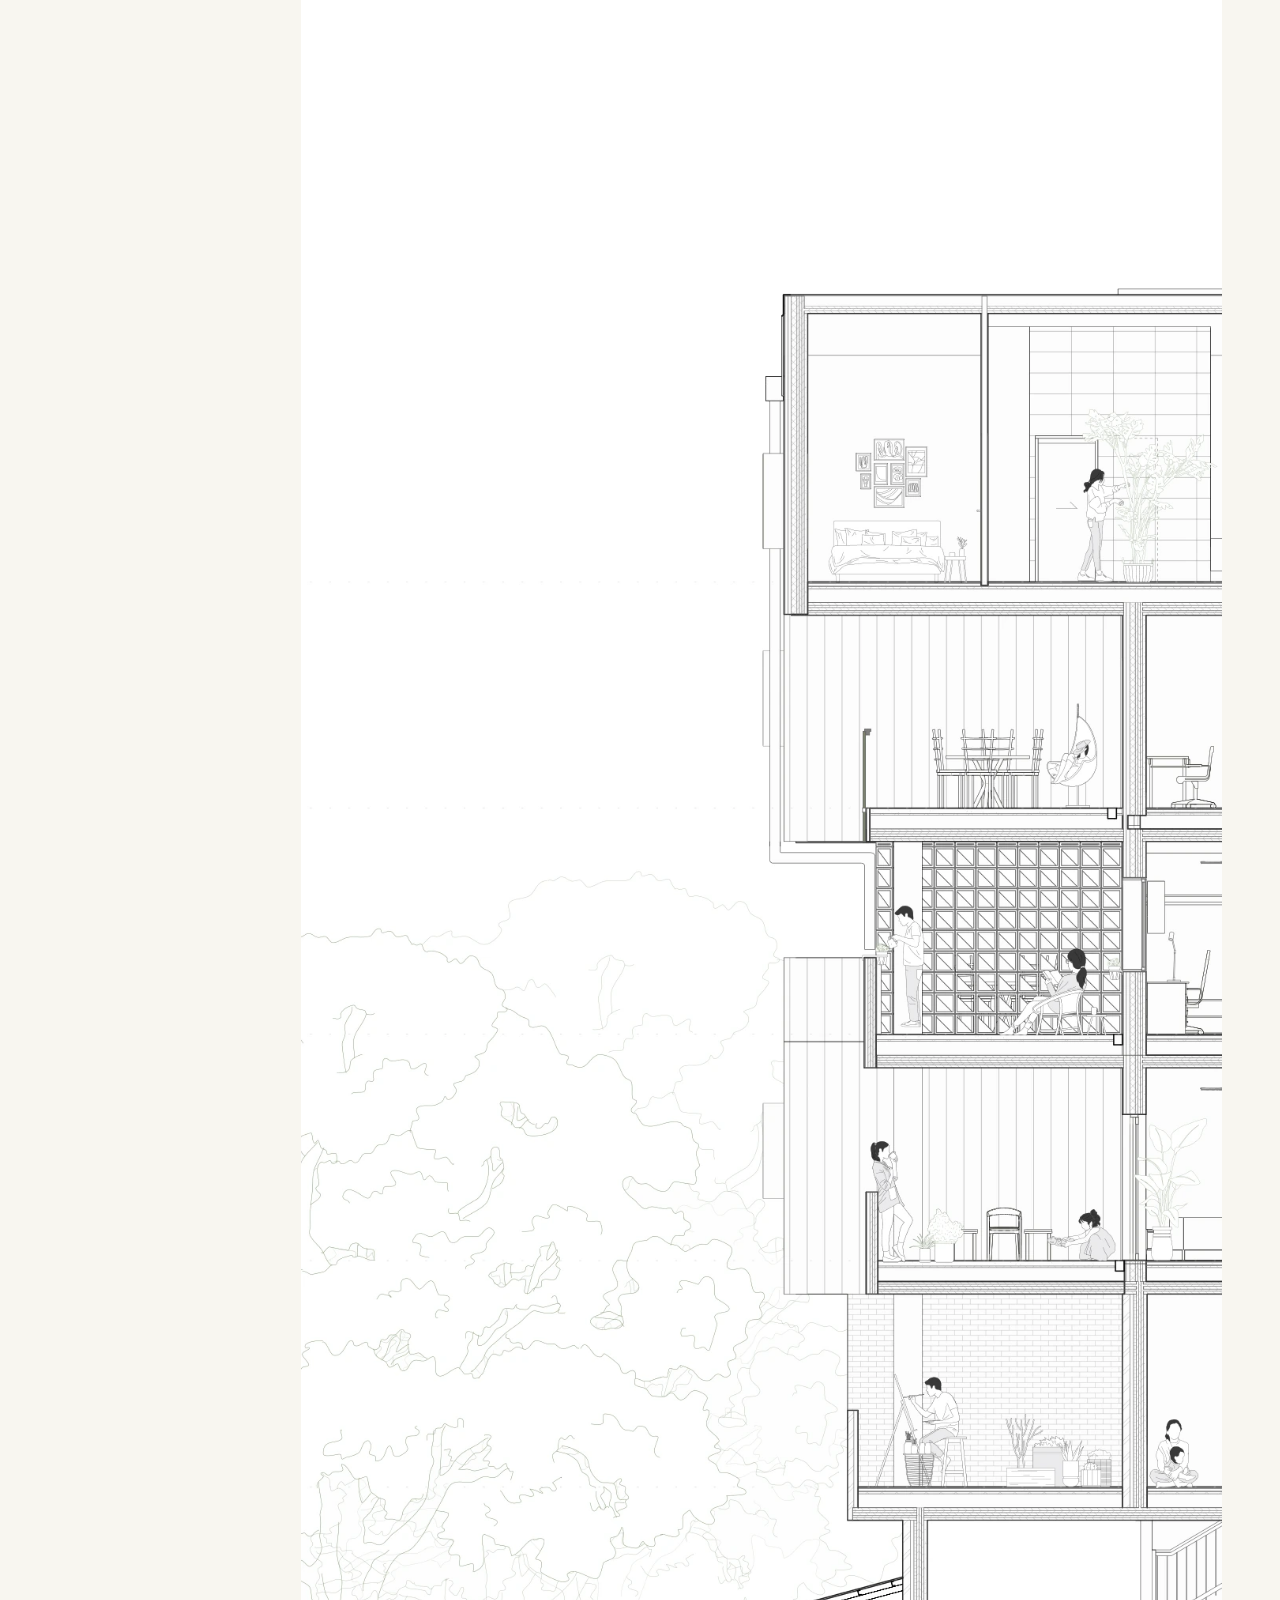
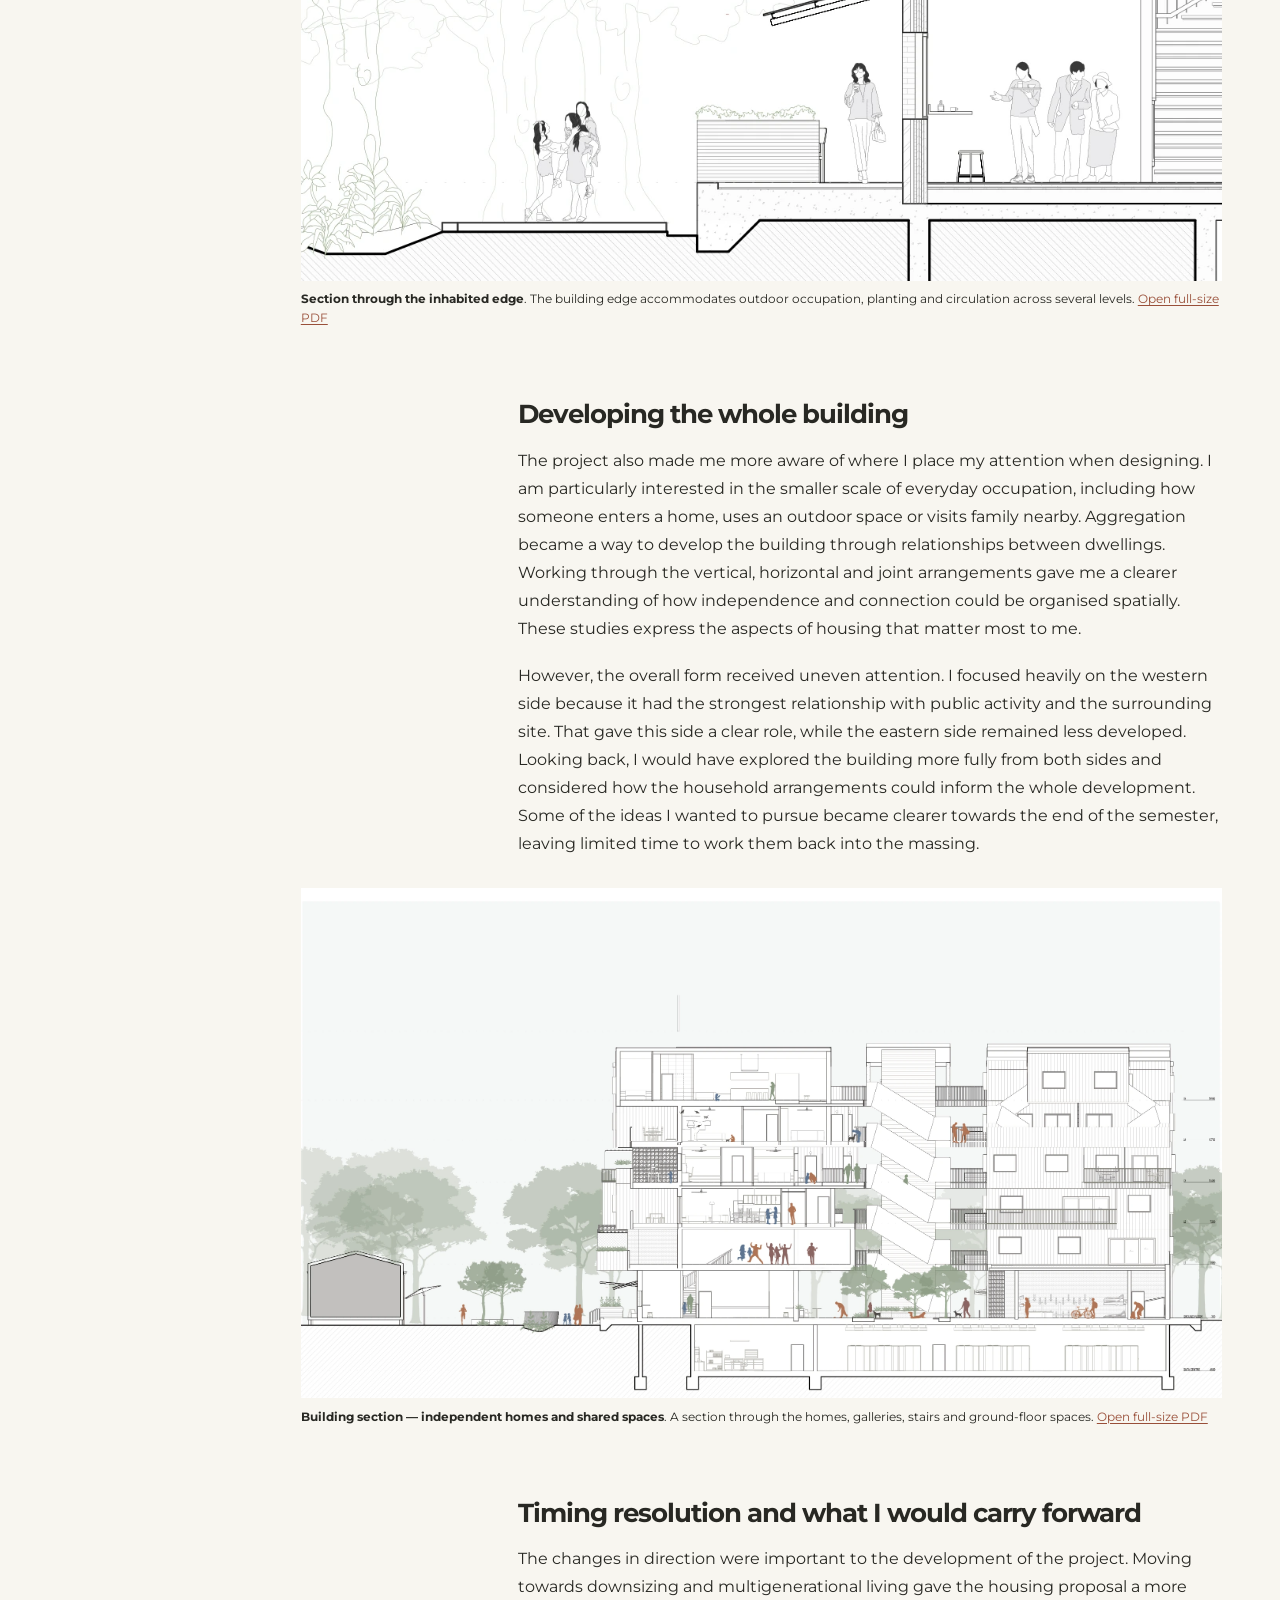
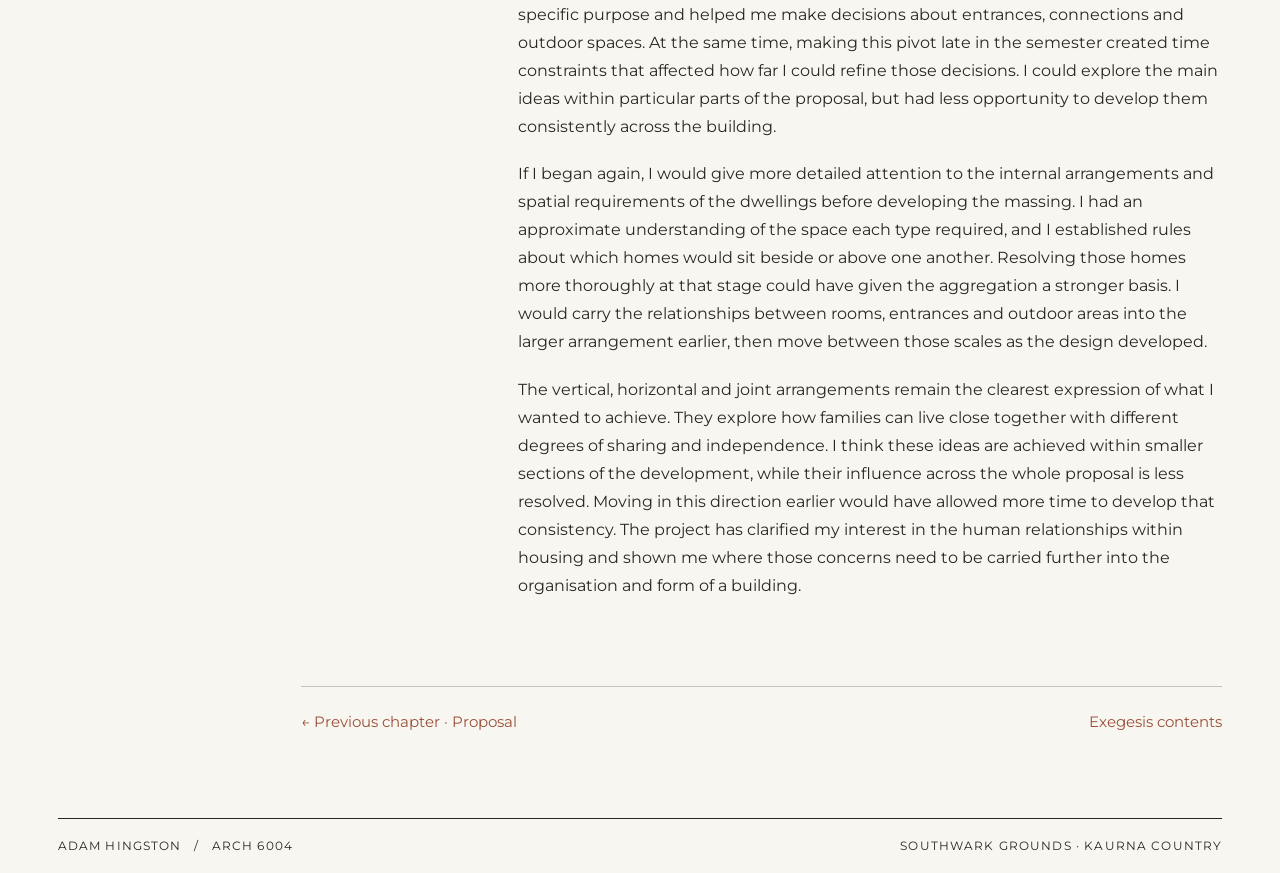
<file: exegesis/reflection/index.html>
<!doctype html>
<html lang="en-AU"><head><meta charset="utf-8"><meta name="viewport" content="width=device-width,initial-scale=1"><title>Reflection | Together, Apart.</title><script src="../reader.js?v=chapters" defer></script><link rel="stylesheet" href="../../atlas.css?v=precedents-20261115"><script src="../../assets/js/image-guard.js?v=20261115" defer></script></head><body class="journal"><a class="skip-link" href="#main-content">Skip to content</a>
<header class="masthead"><a class="brand" href="../../">Adam Hingston</a><nav aria-label="Main navigation"><a href="../../">Home</a><a href="../" aria-current="location">Exegesis</a><a href="../../research/">Research</a><a href="../../data-centre/">Data centre</a><a href="../../about/">About</a></nav></header>
<main id="main-content"><nav class="index-rail" aria-label="Chapter index"><button type="button" class="index-toggle" aria-expanded="false" aria-controls="index-links" hidden="hidden"><span>Chapters</span><span class="current-label">06 / Reflection</span></button><div id="index-links"><p class="rail-heading">Chapters</p><a href="../position/" data-chapter="position"><span class="ordinal">01</span><span>Position</span></a><a href="../research/" data-chapter="research"><span class="ordinal">02</span><span>Research</span></a><a href="../design-approach/" data-chapter="design-approach"><span class="ordinal">03</span><span>Design approach</span></a><a href="../development/" data-chapter="development"><span class="ordinal">04</span><span>Development</span></a><a href="../proposal/" data-chapter="proposal"><span class="ordinal">05</span><span>Proposal</span></a><a href="../reflection/" data-chapter="reflection" aria-current="page"><span class="ordinal">06</span><span>Reflection</span></a></div></nav><div class="editorial-field"><div class="j-manuscript"><article class="j-chapter" id="reflection"><span class="j-number">Chapter 06</span><h1 class="j-title">Reflection</h1><h3>Everyday occupation and domestic independence</h3>
<p class="j-lead">One of the main things I learned through this project was to think more carefully about how spaces are arranged and what people encounter as they move through a home. I became more aware of how an entrance affects privacy, including which rooms someone passes before reaching the main living area. This brought greater attention to the gradient between public, shared and private spaces. It also changed how I understood the threshold. The entrance became part of a wider sequence that shapes how residents arrive, interact with others and withdraw into their own space.</p>
<p>The joint XL dwelling gave me a specific way to explore this. I considered how an older resident, an au pair or another household member might use the same front door while following a different routine from the rest of the family. Providing direct access from the entrance to a bedroom with an ensuite allows that person to come and go without moving through the main family living area. They can still participate in shared life, with some control over when that happens. I also began to see how this arrangement could accommodate a teenager later, allowing the same space to support changing household circumstances.</p><figure class="j-figure drawing-figure"><a href="../../assets/drawings/04-joint-xl-home-plan.pdf" aria-label="Open PDF: Joint home — XL"><img loading="lazy" decoding="async" src="../../assets/exegesis/drawings/04-joint-xl-home-plan.webp" alt="Joint home — XL. A shared entrance gives direct access to a private bedroom and ensuite, alongside shared family living spaces."></a><figcaption><strong>Joint home — XL</strong>. A shared entrance gives direct access to a private bedroom and ensuite, alongside shared family living spaces. <a href="../../assets/drawings/04-joint-xl-home-plan.pdf">Open full-size PDF</a></figcaption></figure>
<h3>Individual identity and the occupiable envelope</h3>
<div class="j-unit"><p>Another important development was thinking about individual identity within apartments. Earlier in the project, I had been interested in fabrication and the façade as a building element. Through the housing investigation, I became more interested in what residents could do with the space around their homes. I began considering whether the repetition associated with apartment buildings could accommodate more personal expression, and how additional outdoor space might give residents opportunities to make their home recognisably their own.</p>
<figure class="j-figure"><div class="j-enlarge"><img loading="lazy" src="../../assets/diagrams/mediate.webp" alt="MEDIATE — Collective Relationships. The shared route between entries."></div><figcaption><span class="j-fig-label">Fig. 01</span>MEDIATE — Collective Relationships. The shared route between entries.</figcaption></figure></div><p>The deep balconies became central to this thinking. Their size allows for activities such as gardening, working with tools and spending time outdoors, while also offering possibilities for residents to adapt the space. I imagined someone adding a veranda or another structure to suit how they wanted to live. My intention was to arrange these spaces so that personal additions could be accommodated with consideration for neighbouring homes, their outlook and their outdoor territory. This helped me understand the occupiable envelope as something that could develop through use, with residents contributing to the character of the building over time.</p><figure class="j-figure drawing-figure"><a href="../../assets/drawings/09-inhabited-edge-section.pdf" aria-label="Open PDF: Section through the inhabited edge"><img loading="lazy" decoding="async" src="../../assets/exegesis/drawings/09-inhabited-edge-section.webp" alt="Section through the inhabited edge. The building edge accommodates outdoor occupation, planting and circulation across several levels."></a><figcaption><strong>Section through the inhabited edge</strong>. The building edge accommodates outdoor occupation, planting and circulation across several levels. <a href="../../assets/drawings/09-inhabited-edge-section.pdf">Open full-size PDF</a></figcaption></figure>
<h3>Developing the whole building</h3>
<p>The project also made me more aware of where I place my attention when designing. I am particularly interested in the smaller scale of everyday occupation, including how someone enters a home, uses an outdoor space or visits family nearby. Aggregation became a way to develop the building through relationships between dwellings. Working through the vertical, horizontal and joint arrangements gave me a clearer understanding of how independence and connection could be organised spatially. These studies express the aspects of housing that matter most to me.</p>
<p>However, the overall form received uneven attention. I focused heavily on the western side because it had the strongest relationship with public activity and the surrounding site. That gave this side a clear role, while the eastern side remained less developed. Looking back, I would have explored the building more fully from both sides and considered how the household arrangements could inform the whole development. Some of the ideas I wanted to pursue became clearer towards the end of the semester, leaving limited time to work them back into the massing.</p><figure class="j-figure drawing-figure"><a href="../../assets/drawings/08-building-section.pdf" aria-label="Open PDF: Building section — independent homes and shared spaces"><img loading="lazy" decoding="async" src="../../assets/exegesis/drawings/08-building-section.webp" alt="Building section — independent homes and shared spaces. A section through the homes, galleries, stairs and ground-floor spaces."></a><figcaption><strong>Building section — independent homes and shared spaces</strong>. A section through the homes, galleries, stairs and ground-floor spaces. <a href="../../assets/drawings/08-building-section.pdf">Open full-size PDF</a></figcaption></figure>
<h3>Timing resolution and what I would carry forward</h3>
<p>The changes in direction were important to the development of the project. Moving towards downsizing and multigenerational living gave the housing proposal a more specific purpose and helped me make decisions about entrances, connections and outdoor spaces. At the same time, making this pivot late in the semester created time constraints that affected how far I could refine those decisions. I could explore the main ideas within particular parts of the proposal, but had less opportunity to develop them consistently across the building.</p>
<p>If I began again, I would give more detailed attention to the internal arrangements and spatial requirements of the dwellings before developing the massing. I had an approximate understanding of the space each type required, and I established rules about which homes would sit beside or above one another. Resolving those homes more thoroughly at that stage could have given the aggregation a stronger basis. I would carry the relationships between rooms, entrances and outdoor areas into the larger arrangement earlier, then move between those scales as the design developed.</p>
<p>The vertical, horizontal and joint arrangements remain the clearest expression of what I wanted to achieve. They explore how families can live close together with different degrees of sharing and independence. I think these ideas are achieved within smaller sections of the development, while their influence across the whole proposal is less resolved. Moving in this direction earlier would have allowed more time to develop that consistency. The project has clarified my interest in the human relationships within housing and shown me where those concerns need to be carried further into the organisation and form of a building.</p></article><nav class="chapter-nav" aria-label="Chapter navigation"><a href="../proposal/">← Previous chapter · Proposal</a><a href="../">Exegesis contents</a></nav></div></div></main><footer>Adam Hingston   /   ARCH 6004 <span>Southwark Grounds · Kaurna Country</span></footer></body></html>
</file>
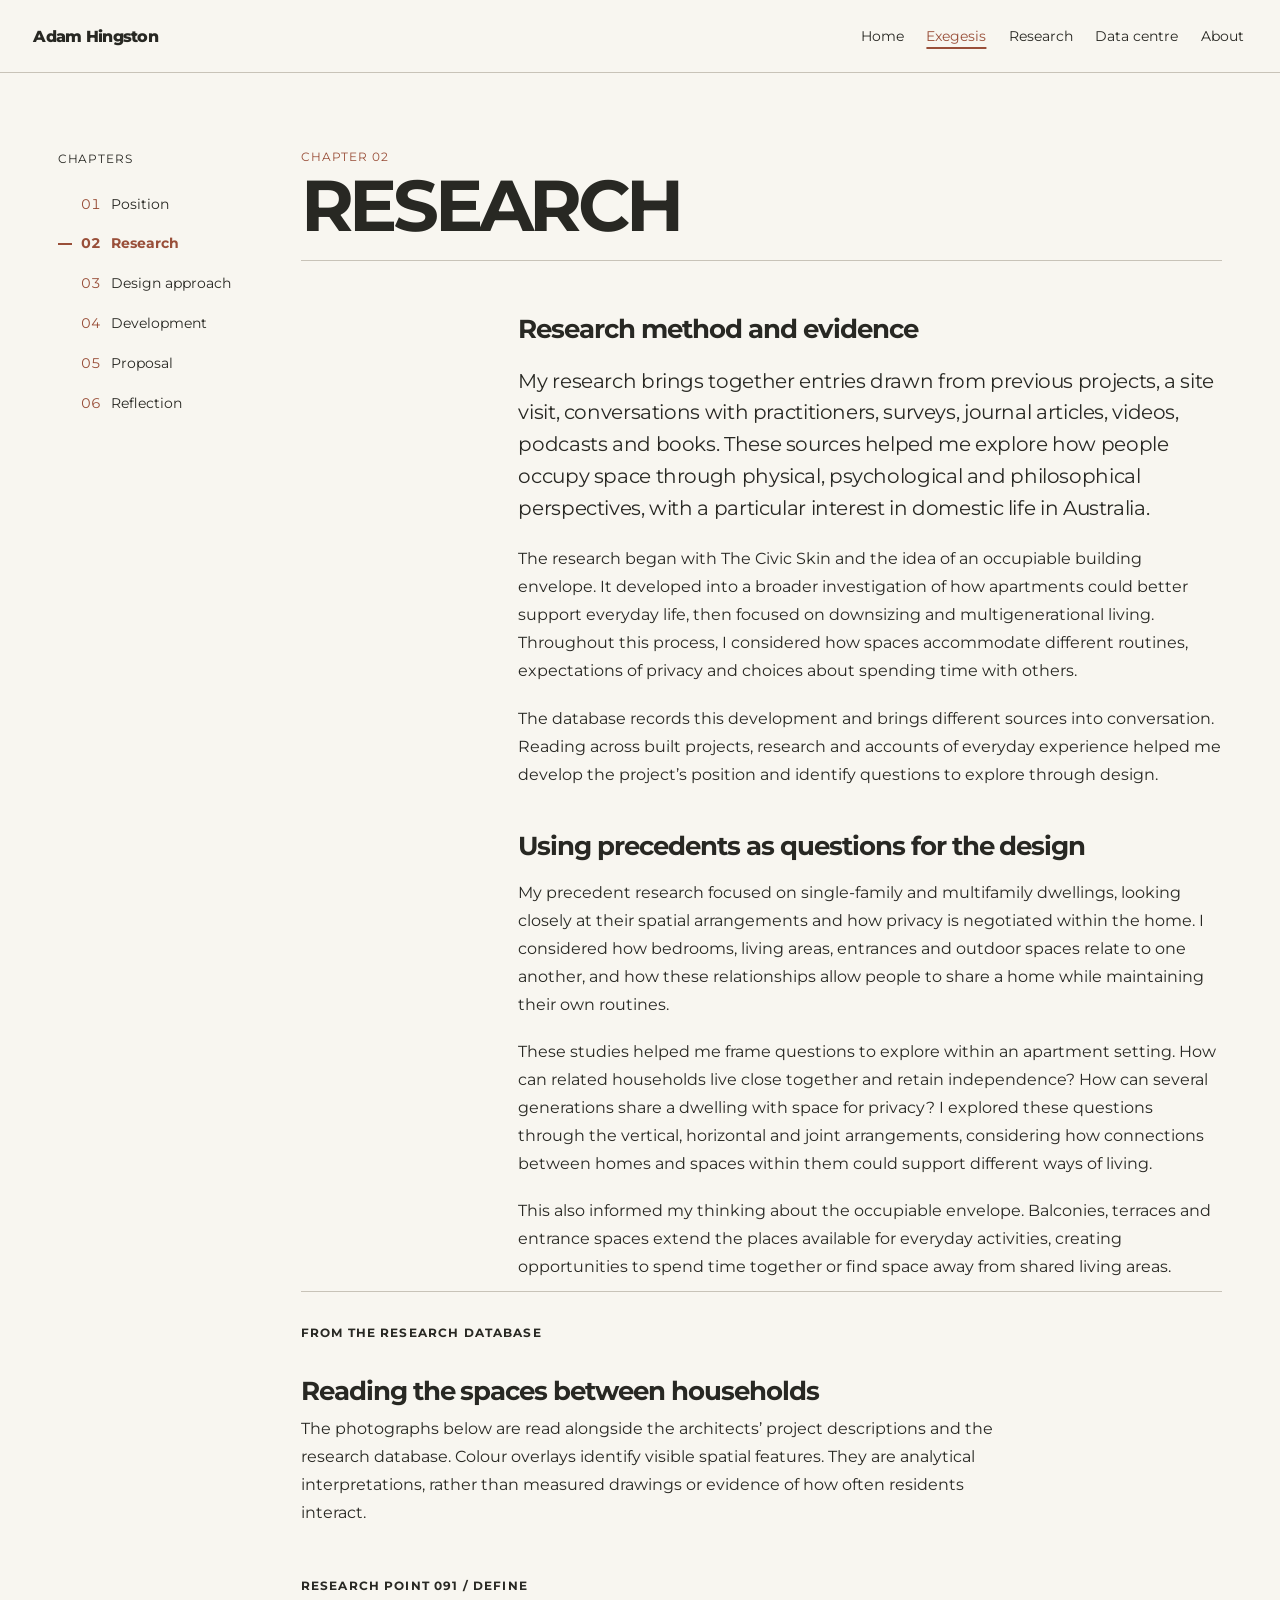
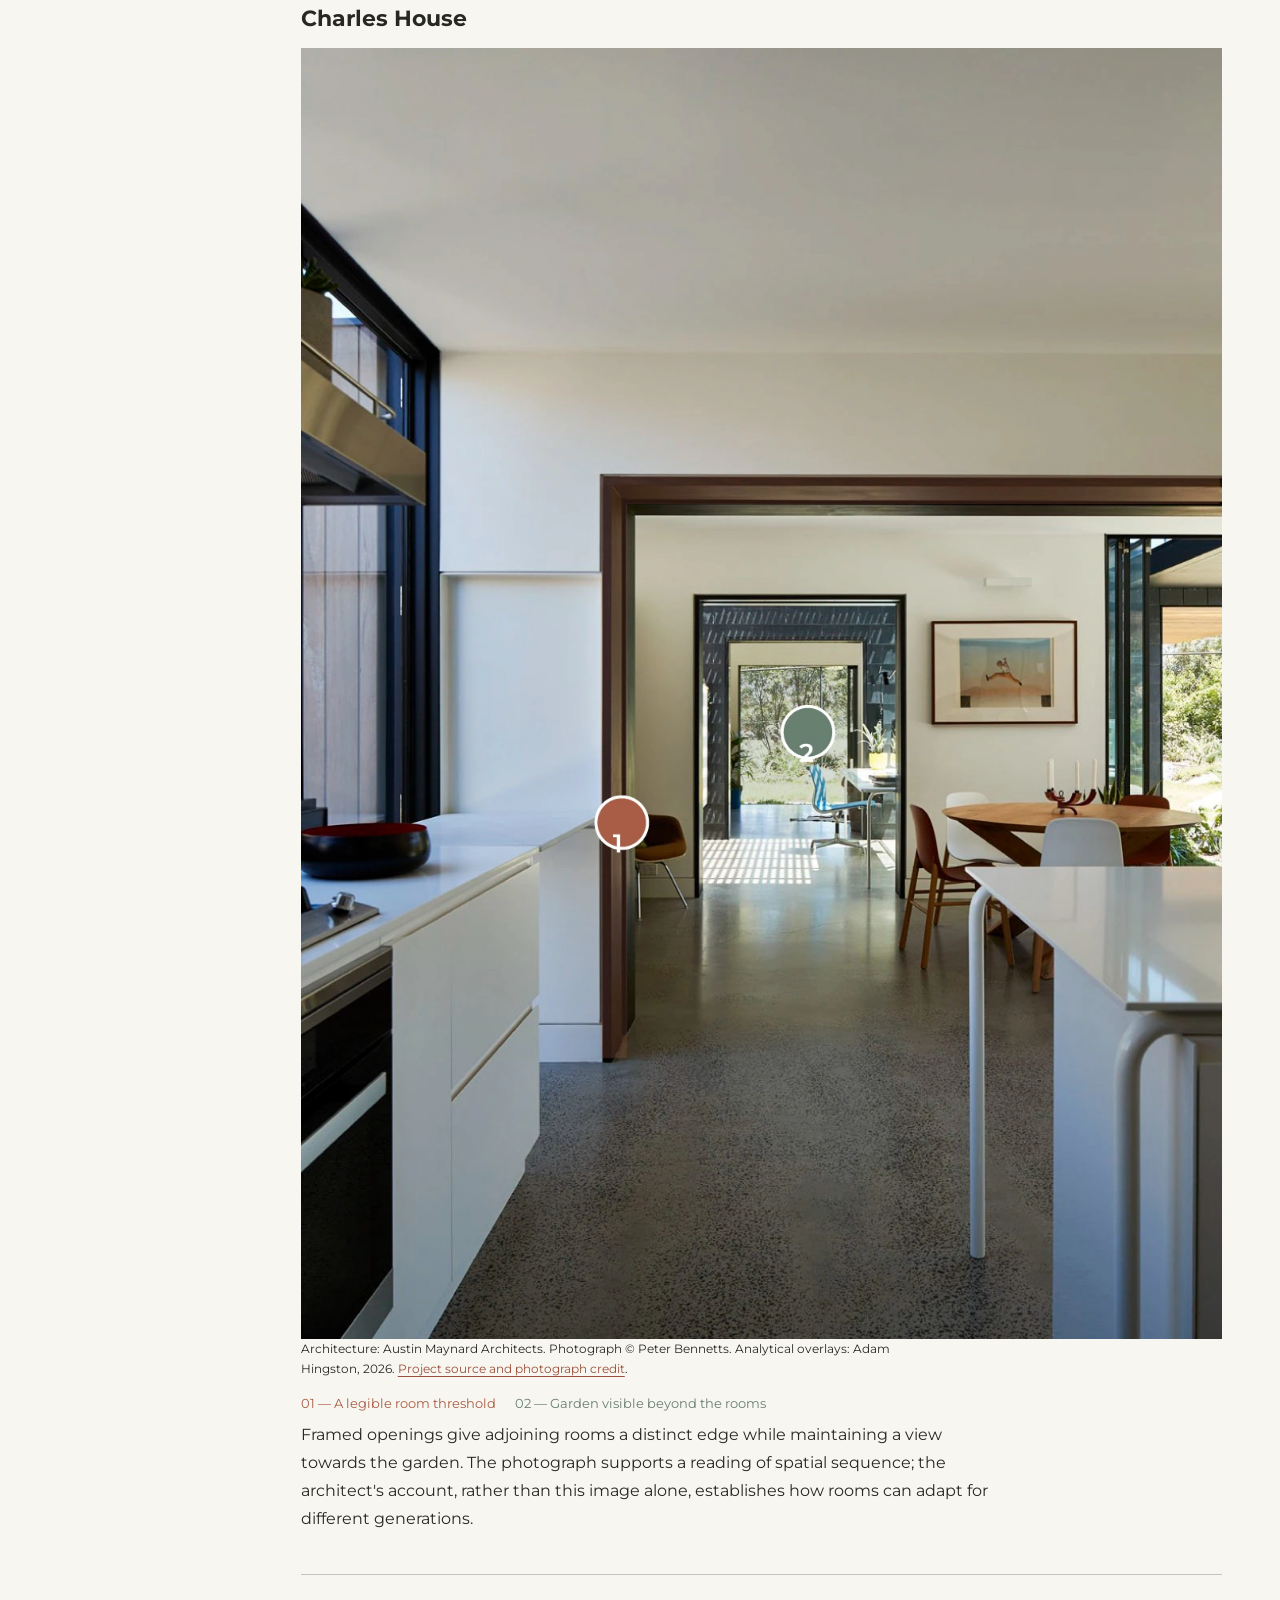
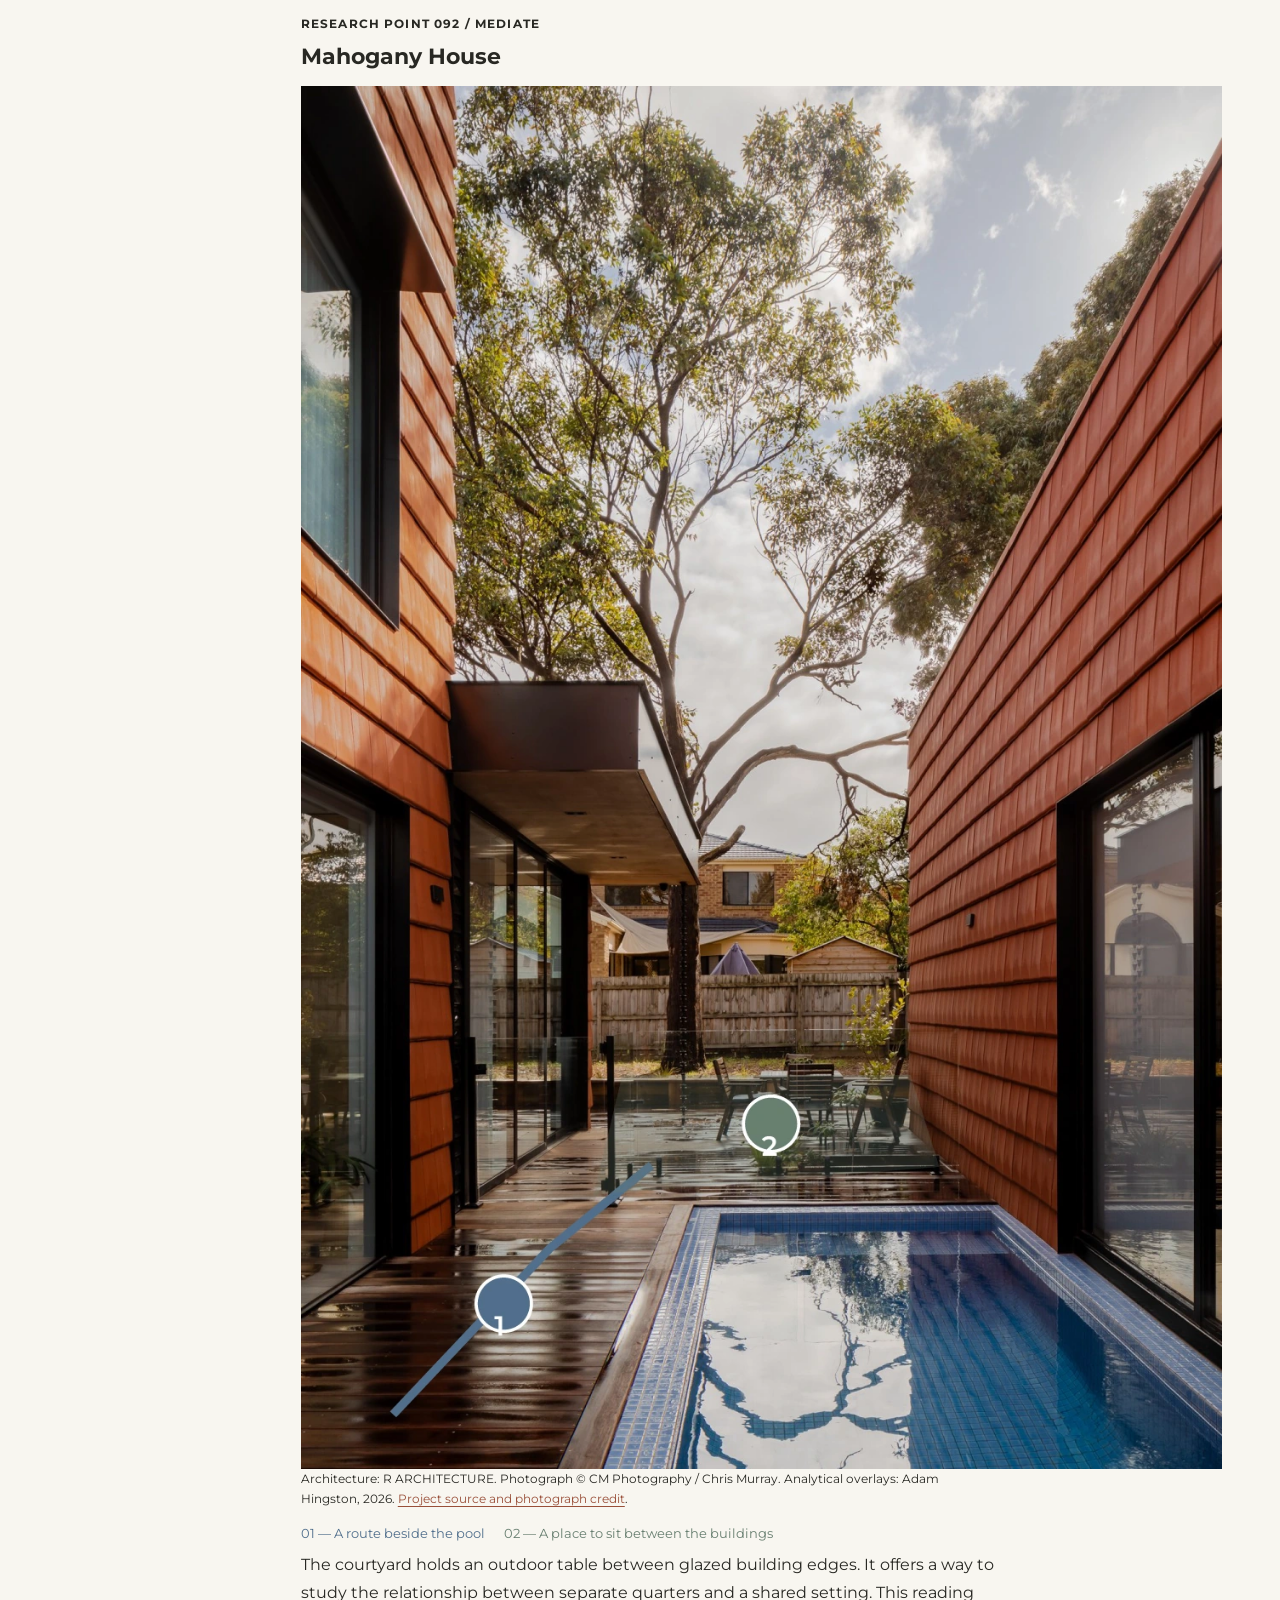
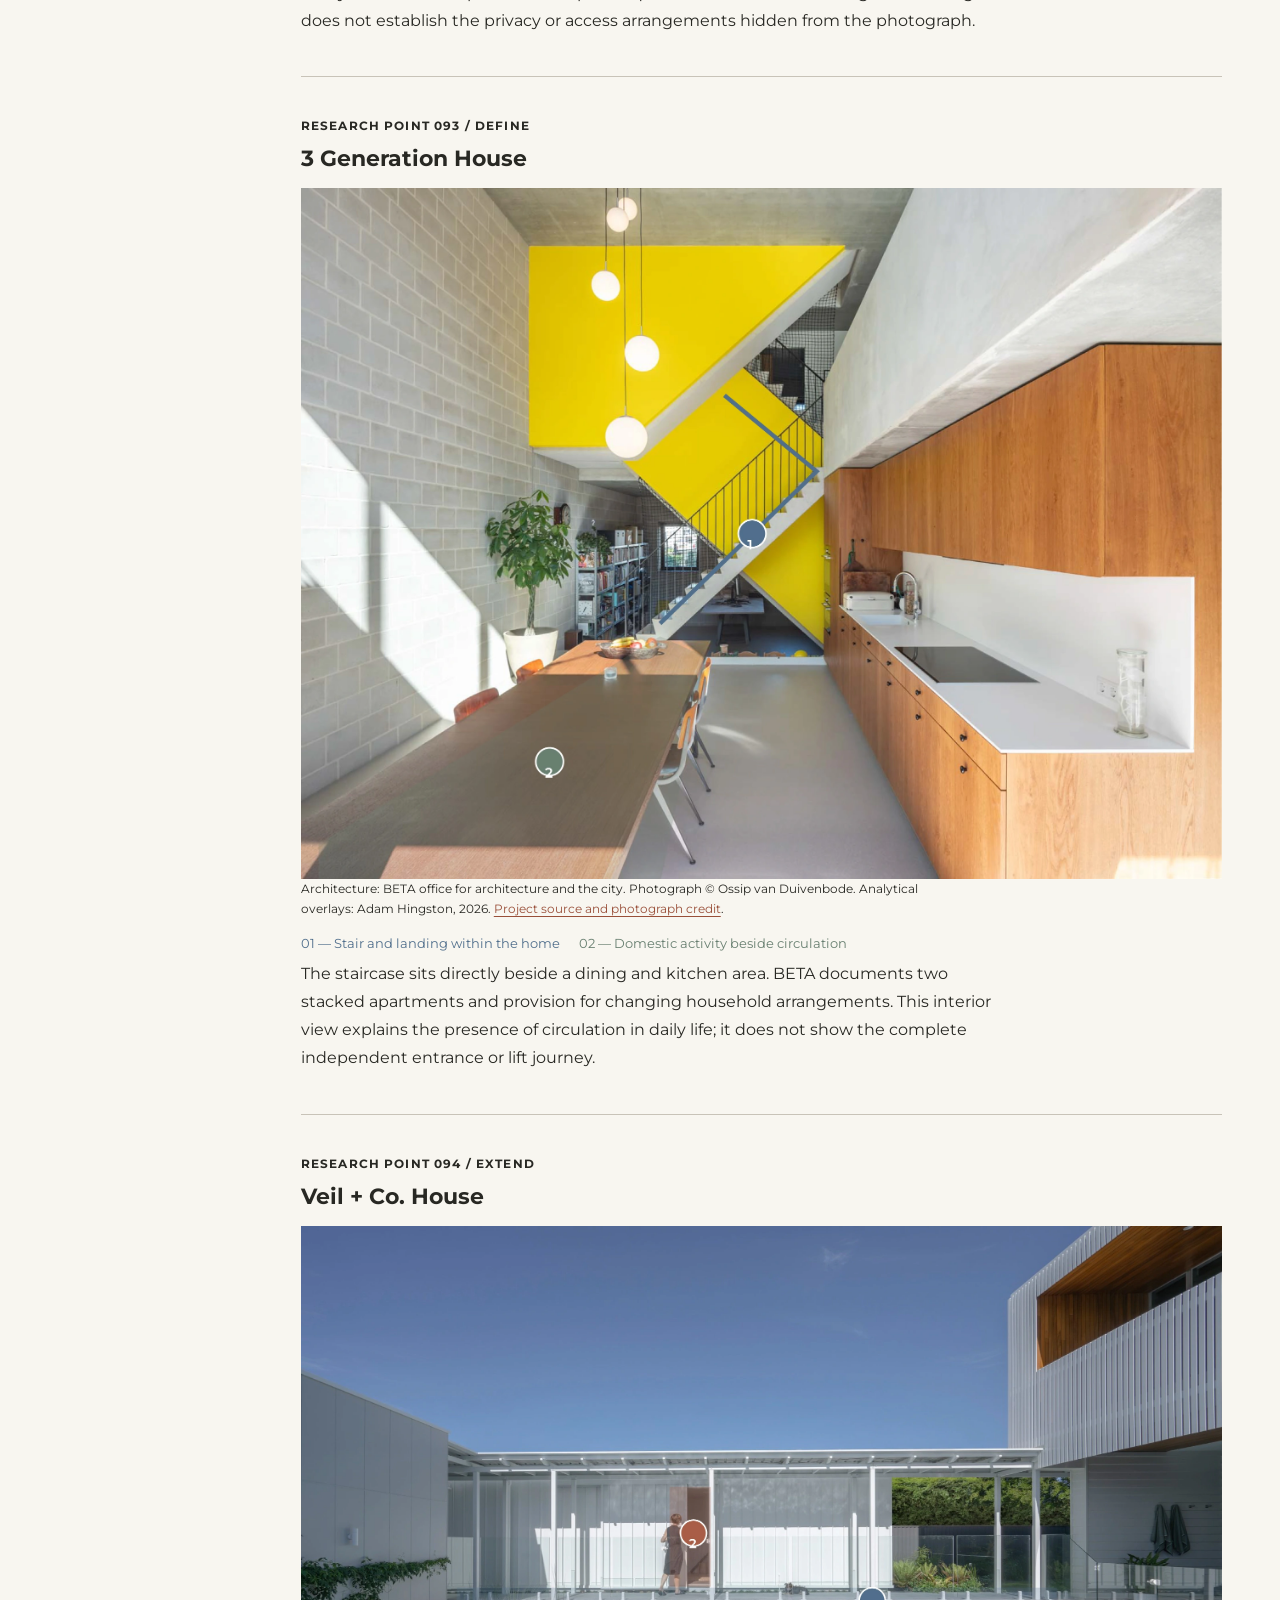
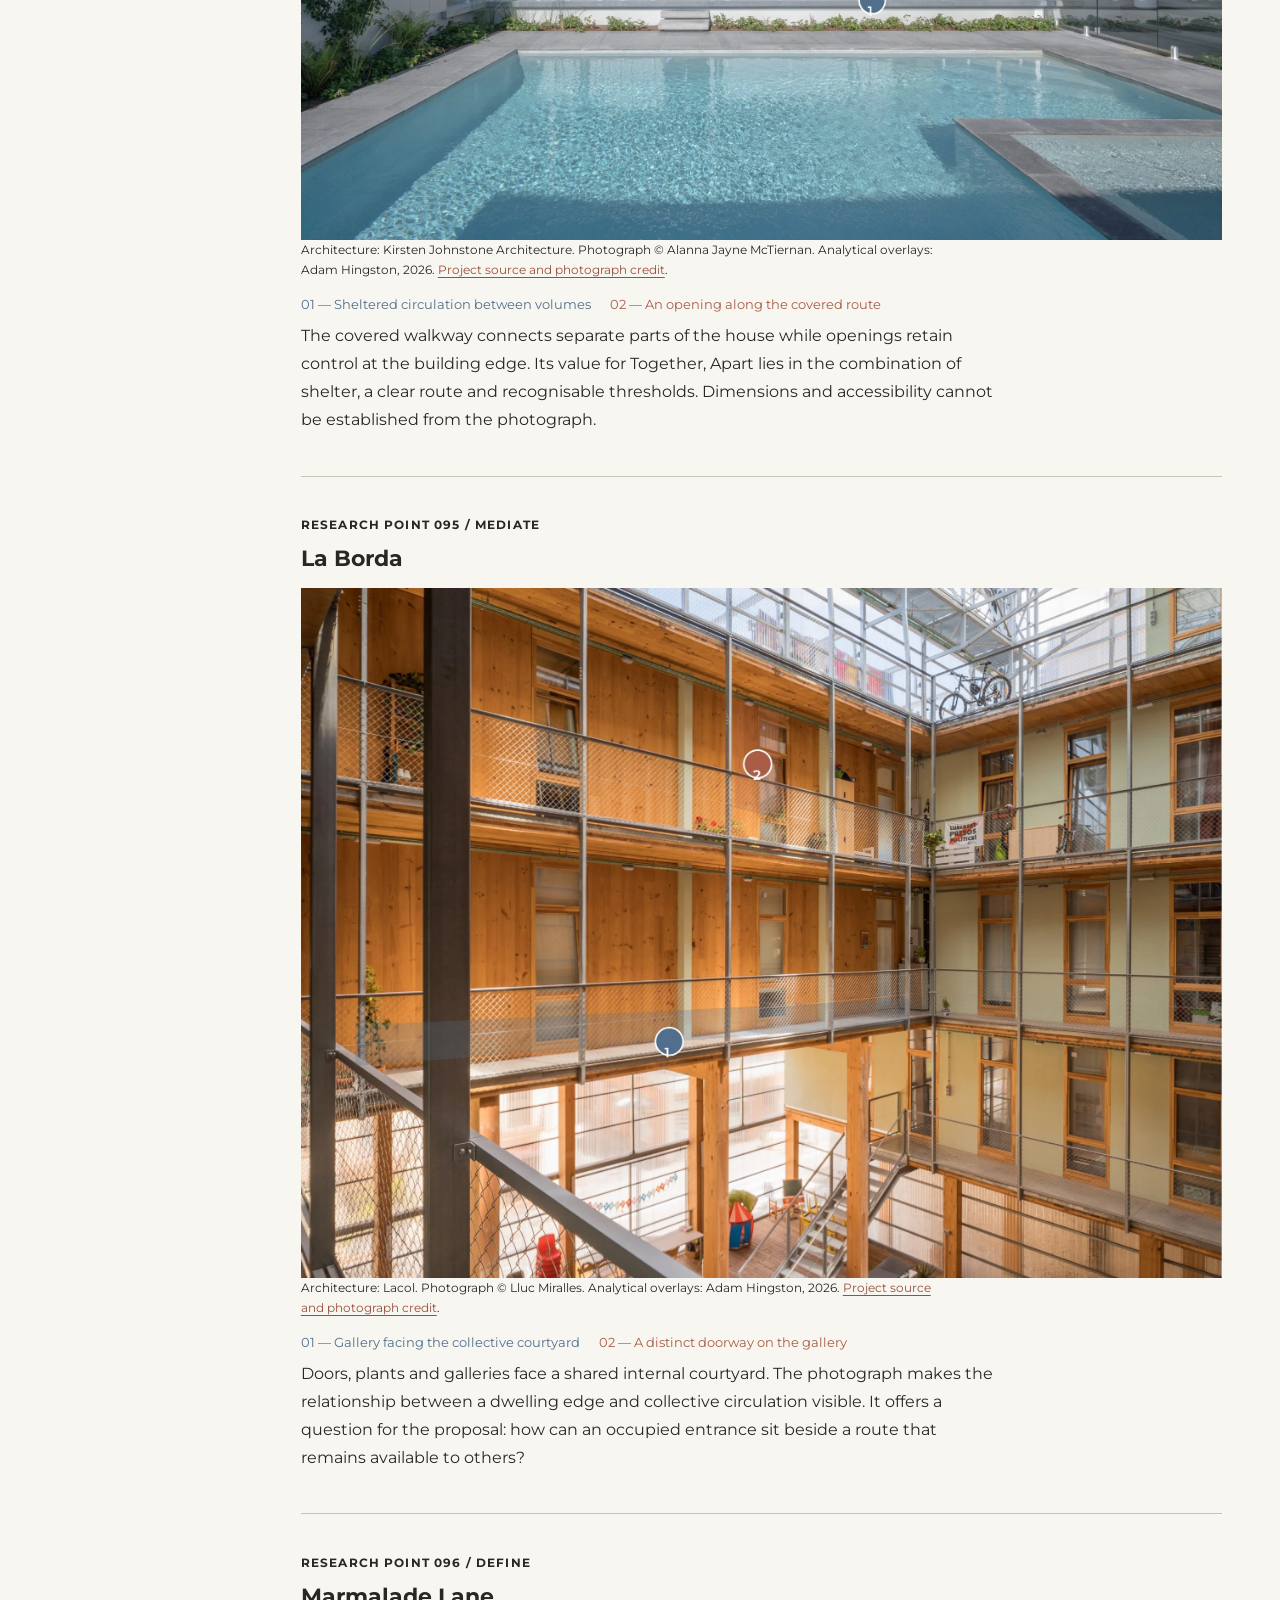
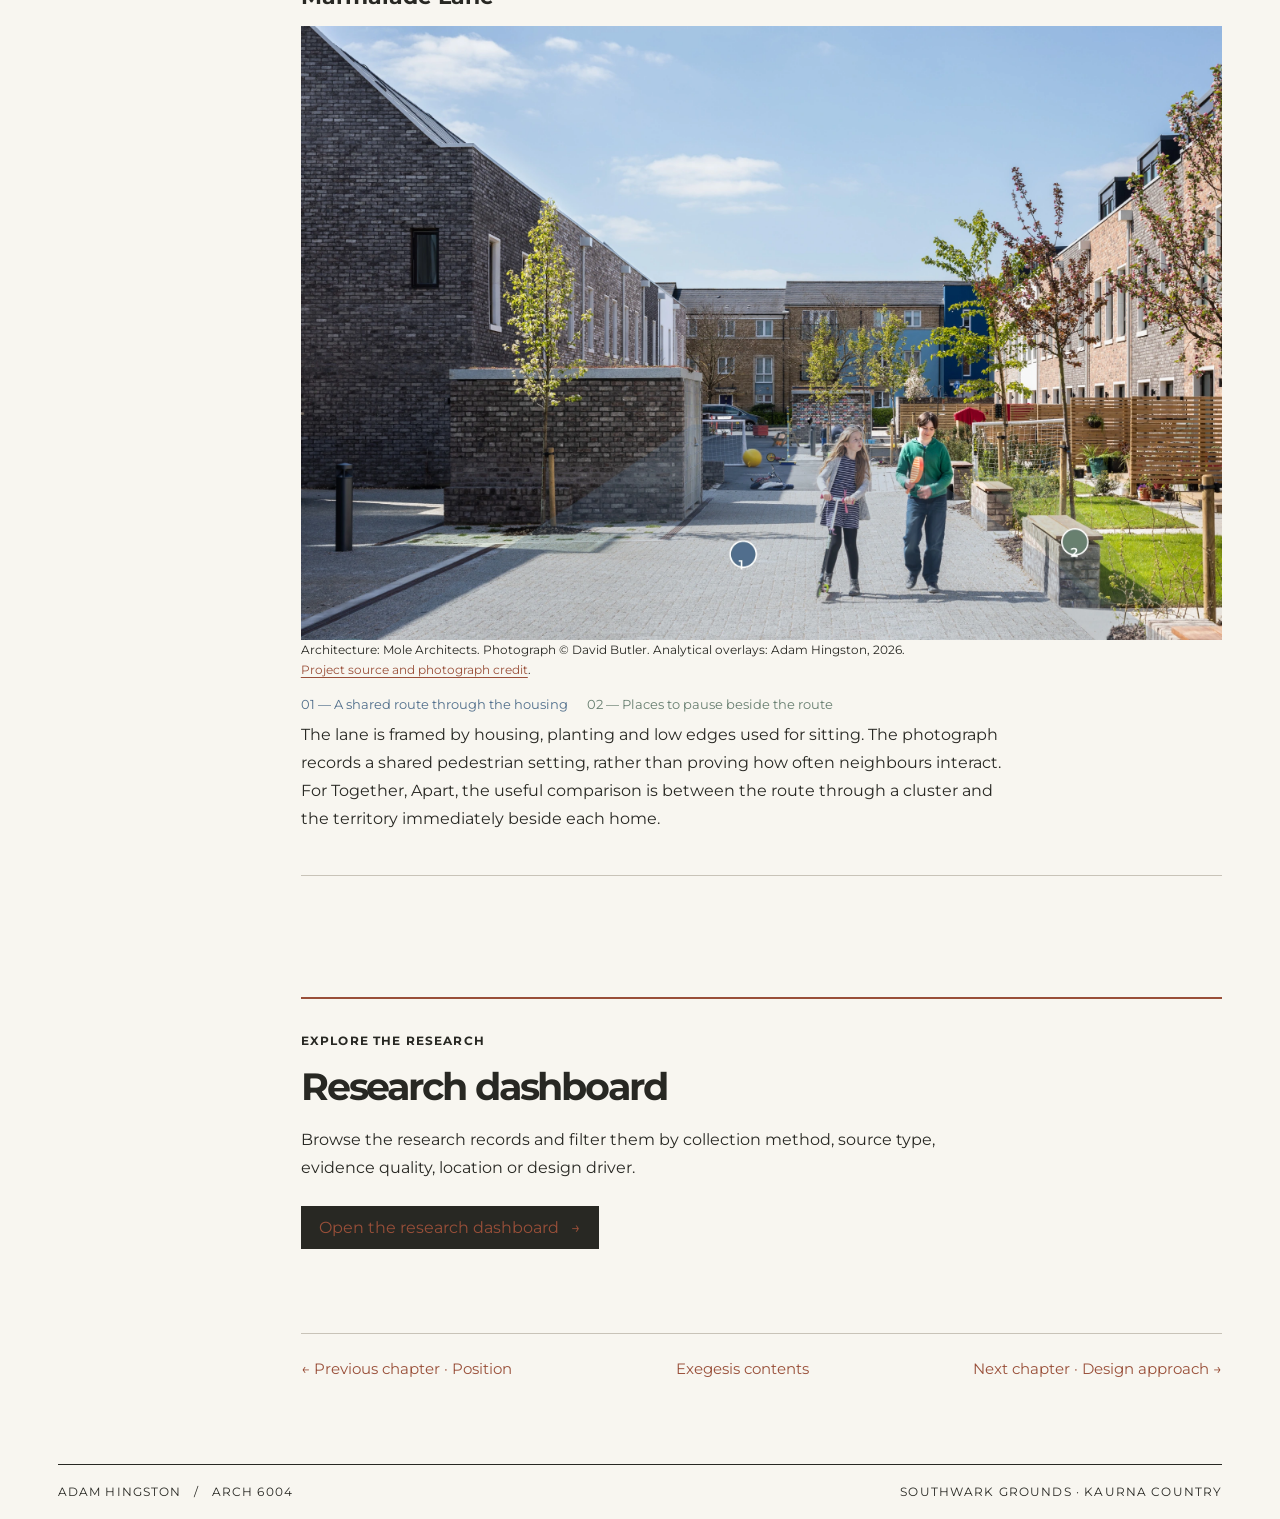
<file: exegesis/research/index.html>
<!doctype html>
<html lang="en-AU"><head><meta charset="utf-8"><meta name="viewport" content="width=device-width,initial-scale=1"><title>Research | Together, Apart.</title><script src="../reader.js?v=chapters" defer></script><link rel="stylesheet" href="../../atlas.css?v=precedents-20261115"><script src="../../assets/js/image-guard.js?v=20261115" defer></script></head><body class="journal"><a class="skip-link" href="#main-content">Skip to content</a>
<header class="masthead"><a class="brand" href="../../">Adam Hingston</a><nav aria-label="Main navigation"><a href="../../">Home</a><a href="../" aria-current="location">Exegesis</a><a href="../../research/">Research</a><a href="../../data-centre/">Data centre</a><a href="../../about/">About</a></nav></header>
<main id="main-content"><nav class="index-rail" aria-label="Chapter index"><button type="button" class="index-toggle" aria-expanded="false" aria-controls="index-links" hidden="hidden"><span>Chapters</span><span class="current-label">02 / Research</span></button><div id="index-links"><p class="rail-heading">Chapters</p><a href="../position/" data-chapter="position"><span class="ordinal">01</span><span>Position</span></a><a href="../research/" data-chapter="research" aria-current="page"><span class="ordinal">02</span><span>Research</span></a><a href="../design-approach/" data-chapter="design-approach"><span class="ordinal">03</span><span>Design approach</span></a><a href="../development/" data-chapter="development"><span class="ordinal">04</span><span>Development</span></a><a href="../proposal/" data-chapter="proposal"><span class="ordinal">05</span><span>Proposal</span></a><a href="../reflection/" data-chapter="reflection"><span class="ordinal">06</span><span>Reflection</span></a></div></nav><div class="editorial-field"><div class="j-manuscript"><article class="j-chapter" id="research"><span class="j-number">Chapter 02</span><h1 class="j-title">Research</h1><h3>Research method and evidence</h3>
<p class="j-lead">My research brings together entries drawn from previous projects, a site visit, conversations with practitioners, surveys, journal articles, videos, podcasts and books. These sources helped me explore how people occupy space through physical, psychological and philosophical perspectives, with a particular interest in domestic life in Australia.</p>
<p>The research began with The Civic Skin and the idea of an occupiable building envelope. It developed into a broader investigation of how apartments could better support everyday life, then focused on downsizing and multigenerational living. Throughout this process, I considered how spaces accommodate different routines, expectations of privacy and choices about spending time with others.</p>
<p>The database records this development and brings different sources into conversation. Reading across built projects, research and accounts of everyday experience helped me develop the project’s position and identify questions to explore through design.</p>
<h3>Using precedents as questions for the design</h3>
<div class="j-spread"><p>My precedent research focused on single-family and multifamily dwellings, looking closely at their spatial arrangements and how privacy is negotiated within the home. I considered how bedrooms, living areas, entrances and outdoor spaces relate to one another, and how these relationships allow people to share a home while maintaining their own routines.</p>
</div><div class="j-spread"><p>These studies helped me frame questions to explore within an apartment setting. How can related households live close together and retain independence? How can several generations share a dwelling with space for privacy? I explored these questions through the vertical, horizontal and joint arrangements, considering how connections between homes and spaces within them could support different ways of living.</p>
</div><p>This also informed my thinking about the occupiable envelope. Balconies, terraces and entrance spaces extend the places available for everyday activities, creating opportunities to spend time together or find space away from shared living areas.</p><section class="precedent-studies" aria-labelledby="precedent-studies-title"><p class="eyebrow">From the research database</p><h3 id="precedent-studies-title">Reading the spaces between households</h3><p>The photographs below are read alongside the architects’ project descriptions and the research database. Colour overlays identify visible spatial features. They are analytical interpretations, rather than measured drawings or evidence of how often residents interact.</p><article class="precedent-study" id="charles-house"><p class="eyebrow">Research point 091 / DEFINE</p><h4>Charles House</h4><figure><img src="../../assets/exegesis/precedents/charles-house-annotated.webp" width="1160" height="1625" loading="lazy" decoding="async" alt="Rooms connected without losing their edges. Annotated photograph of Charles House."><figcaption class="precedent-credit">Architecture: Austin Maynard Architects. Photograph © Peter Bennetts. Analytical overlays: Adam Hingston, 2026. <a href="https://www.maynardarchitects.com/all-projects/charles">Project source and photograph credit</a>.</figcaption></figure><div class="precedent-legend" aria-label="Annotation key"><span style="color:#a95d46">01 — A legible room threshold</span><span style="color:#687f70">02 — Garden visible beyond the rooms</span></div><p class="precedent-reading">Framed openings give adjoining rooms a distinct edge while maintaining a view towards the garden. The photograph supports a reading of spatial sequence; the architect&#x27;s account, rather than this image alone, establishes how rooms can adapt for different generations.</p></article><article class="precedent-study" id="mahogany-house"><p class="eyebrow">Research point 092 / MEDIATE</p><h4>Mahogany House</h4><figure><img src="../../assets/exegesis/precedents/mahogany-house-annotated.webp" width="1083" height="1625" loading="lazy" decoding="async" alt="Outdoor space between distinct domestic edges. Annotated photograph of Mahogany House."><figcaption class="precedent-credit">Architecture: R ARCHITECTURE. Photograph © CM Photography / Chris Murray. Analytical overlays: Adam Hingston, 2026. <a href="https://rarchitecture.com.au/projects/mahogany-house/">Project source and photograph credit</a>.</figcaption></figure><div class="precedent-legend" aria-label="Annotation key"><span style="color:#516f8c">01 — A route beside the pool</span><span style="color:#687f70">02 — A place to sit between the buildings</span></div><p class="precedent-reading">The courtyard holds an outdoor table between glazed building edges. It offers a way to study the relationship between separate quarters and a shared setting. This reading does not establish the privacy or access arrangements hidden from the photograph.</p></article><article class="precedent-study" id="three-generation-house"><p class="eyebrow">Research point 093 / DEFINE</p><h4>3 Generation House</h4><figure><img src="../../assets/exegesis/precedents/three-generation-house-annotated.webp" width="2168" height="1625" loading="lazy" decoding="async" alt="Vertical connection within everyday domestic life. Annotated photograph of 3 Generation House."><figcaption class="precedent-credit">Architecture: BETA office for architecture and the city. Photograph © Ossip van Duivenbode. Analytical overlays: Adam Hingston, 2026. <a href="https://beta-office.com/project/3-generation-house/">Project source and photograph credit</a>.</figcaption></figure><div class="precedent-legend" aria-label="Annotation key"><span style="color:#516f8c">01 — Stair and landing within the home</span><span style="color:#687f70">02 — Domestic activity beside circulation</span></div><p class="precedent-reading">The staircase sits directly beside a dining and kitchen area. BETA documents two stacked apartments and provision for changing household arrangements. This interior view explains the presence of circulation in daily life; it does not show the complete independent entrance or lift journey.</p></article><article class="precedent-study" id="veil-and-co-house"><p class="eyebrow">Research point 094 / EXTEND</p><h4>Veil + Co. House</h4><figure><img src="../../assets/exegesis/precedents/veil-and-co-house-annotated.webp" width="2300" height="1533" loading="lazy" decoding="async" alt="A covered street between building volumes. Annotated photograph of Veil + Co. House."><figcaption class="precedent-credit">Architecture: Kirsten Johnstone Architecture. Photograph © Alanna Jayne McTiernan. Analytical overlays: Adam Hingston, 2026. <a href="https://www.kjarchitecture.com.au/projects/veil-and-co-house">Project source and photograph credit</a>.</figcaption></figure><div class="precedent-legend" aria-label="Annotation key"><span style="color:#516f8c">01 — Sheltered circulation between volumes</span><span style="color:#a95d46">02 — An opening along the covered route</span></div><p class="precedent-reading">The covered walkway connects separate parts of the house while openings retain control at the building edge. Its value for Together, Apart lies in the combination of shelter, a clear route and recognisable thresholds. Dimensions and accessibility cannot be established from the photograph.</p></article><article class="precedent-study" id="la-borda"><p class="eyebrow">Research point 095 / MEDIATE</p><h4>La Borda</h4><figure><img src="../../assets/exegesis/precedents/la-borda-annotated.webp" width="2168" height="1625" loading="lazy" decoding="async" alt="Individual doors along a collective courtyard. Annotated photograph of La Borda."><figcaption class="precedent-credit">Architecture: Lacol. Photograph © Lluc Miralles. Analytical overlays: Adam Hingston, 2026. <a href="https://www.archdaily.com/922184/la-borda-lacol">Project source and photograph credit</a>.</figcaption></figure><div class="precedent-legend" aria-label="Annotation key"><span style="color:#516f8c">01 — Gallery facing the collective courtyard</span><span style="color:#a95d46">02 — A distinct doorway on the gallery</span></div><p class="precedent-reading">Doors, plants and galleries face a shared internal courtyard. The photograph makes the relationship between a dwelling edge and collective circulation visible. It offers a question for the proposal: how can an occupied entrance sit beside a route that remains available to others?</p></article><article class="precedent-study" id="marmalade-lane"><p class="eyebrow">Research point 096 / DEFINE</p><h4>Marmalade Lane</h4><figure><img src="../../assets/exegesis/precedents/marmalade-lane-annotated.webp" width="2300" height="1533" loading="lazy" decoding="async" alt="A shared address with places along its edge. Annotated photograph of Marmalade Lane."><figcaption class="precedent-credit">Architecture: Mole Architects. Photograph © David Butler. Analytical overlays: Adam Hingston, 2026. <a href="https://www.archdaily.com/918201/marmalade-lane-cohousing-development-mole-architects">Project source and photograph credit</a>.</figcaption></figure><div class="precedent-legend" aria-label="Annotation key"><span style="color:#516f8c">01 — A shared route through the housing</span><span style="color:#687f70">02 — Places to pause beside the route</span></div><p class="precedent-reading">The lane is framed by housing, planting and low edges used for sitting. The photograph records a shared pedestrian setting, rather than proving how often neighbours interact. For Together, Apart, the useful comparison is between the route through a cluster and the territory immediately beside each home.</p></article></section></article><section class="research-dashboard-cta" aria-labelledby="research-dashboard-title"><p class="eyebrow">Explore the research</p><h2 id="research-dashboard-title">Research dashboard</h2><p>Browse the research records and filter them by collection method, source type, evidence quality, location or design driver.</p><a class="action" href="../../research/">Open the research dashboard   →</a></section><nav class="chapter-nav" aria-label="Chapter navigation"><a href="../position/">← Previous chapter · Position</a><a href="../">Exegesis contents</a><a href="../design-approach/">Next chapter · Design approach →</a></nav></div></div></main><footer>Adam Hingston   /   ARCH 6004 <span>Southwark Grounds · Kaurna Country</span></footer></body></html>
</file>
<file: atlas.css>
@font-face {
  font-family: Montserrat;
  src: url("assets/fonts/montserrat-latin.woff") format("woff");
  font-weight: 100 900;
  font-style: normal;
  font-display: swap;
}
:root{--ink:#282823;--paper:#f8f6f0;--line:#c8c3b8;--clay:#994f39;--light:#eae5d9;--site-font:Montserrat,"Helvetica Neue",Arial,sans-serif;font-family:var(--site-font);color:var(--ink);background:var(--paper)}*{box-sizing:border-box}body{margin:0}header,main,footer{width:min(1320px,91%);margin:auto}header,footer,.sectionhead,nav,.filters,#tabs,#choices{display:flex;align-items:center;gap:1rem}header,footer,.sectionhead{justify-content:space-between}header{min-height:74px;border-bottom:1px solid var(--ink)}a{color:inherit;text-underline-offset:4px}.brand{font-size:1.45rem;font-weight:800;letter-spacing:-.065em;text-decoration:none}.brand span,em,small{color:var(--clay)}nav a{font-size:.92rem;text-decoration:none;padding:10px 0}nav [aria-current]{box-shadow:inset 0 -2px var(--clay)}section{padding:44px 0}.hero{display:grid;grid-template-columns: .85fr 1.15fr;align-items:center;gap:5vw}.hero h1{font-size:clamp(4.6rem,8.5vw,8rem);line-height:.85;margin:30px 0}.hero h1 em{font-style:normal;padding-left:.45em}.hero h2{font-size:clamp(1.3rem,2.2vw,2.2rem);letter-spacing:-.045em}.hero figure{margin:0}.hero img{width:100%;aspect-ratio:1.45;object-fit:cover;display:block}.hero figcaption{margin-top:8px;text-align:right}h1,h2,h3{letter-spacing:-.055em;margin:.25em 0}h1{font-size:clamp(2.7rem,5.8vw,5rem);line-height:1}h2{font-size:clamp(1.6rem,3vw,2.6rem)}p{line-height:1.6;max-width:66ch}small,.eyebrow,figcaption,.sectionhead>span,footer{font-size:.72rem;text-transform:uppercase;letter-spacing:.1em}.eyebrow{font-weight:700}.action{display:inline-block;padding:12px 18px;background:var(--ink);color:white;text-decoration:none;margin:.5rem 0}.sectionhead{border-top:1px solid var(--ink);margin-top:36px;padding:16px 0}.cards,.board{display:grid;gap:18px}.cards{grid-template-columns:repeat(3,1fr)}.card{display:grid;grid-template-columns:1fr auto;align-items:center;gap:12px;text-decoration:none;border-bottom:1px solid var(--line);padding-bottom:12px}.card img{grid-column:span 2;width:100%;height:125px;object-fit:contain;background:#efede6}.card span{font-size:.85rem}.filters,#choices,#tabs{flex-wrap:wrap;margin:24px 0}.filters label{display:grid;gap:6px;font-size:.81rem}.filters input,.filters select{max-width:100%;padding:10px;border:1px solid var(--line);background:transparent;color:inherit;font:inherit}details{border-top:1px solid var(--line)}summary{cursor:pointer;padding:16px 0;font-size:1.15rem;font-weight:650}summary small{margin-right:10px}summary span{font-size:.85rem;color:#56574e;font-weight:400;margin-left:12px}.entry{padding:0 12px 16px;max-width:850px}dl{display:grid;grid-template-columns:minmax(9em,1fr) 3fr;gap:9px 20px;line-height:1.5}dt{font-weight:650}dd{margin:0}.entry label{margin-left:20px}#choices label,#tabs a{border:1px solid var(--line);padding:8px 12px;font-size:.87rem}#choices label{cursor:pointer}#tabs a{text-decoration:none}#tabs [aria-current]{background:var(--ink);color:white}.board{grid-template-columns:1.25fr 1fr;align-items:center;background:var(--light);padding:24px}.board img{width:100%;max-height:420px;object-fit:contain}.tablewrap{overflow:auto}table{border-collapse:collapse;line-height:1.5;font-size:.91rem}td,th{padding:12px;border:1px solid var(--line);min-width:210px;text-align:left;vertical-align:top}th{background:var(--light)}footer{padding:20px 0;border-top:1px solid var(--ink)}[hidden]{display:none!important}:focus-visible{outline:3px solid #884735;outline-offset:3px}@media(max-width:760px){header{align-items:flex-start;flex-direction:column;padding:14px 0;gap:3px}nav{gap:14px}.hero,.board{grid-template-columns:1fr}.cards{grid-template-columns:1fr}.card{grid-template-columns:100px 1fr;gap:3px 14px}.card img{height:76px;grid-column:1;grid-row:span 2}.card strong{align-self:end}.card span{align-self:start}.filters>label{width:100%}section{padding:24px 0}.hero h1{margin-top:16px}.sectionhead>span,footer span{letter-spacing:0}footer{align-items:flex-start}dl{grid-template-columns:1fr;gap:4px}dd{margin-bottom:10px}summary span{display:block;margin:6px 0 0 18px}}

.exegesis {margin-top:4rem}
.contents,.chapter {display:grid;grid-template-columns:minmax(9rem,1fr) minmax(0,3fr);gap:4vw;border-top:1px solid var(--line);padding:3.2rem 0}
.contents h2{font-size:1.5rem}.contents ol{columns:2;margin:0;padding-left:1.7em}.contents li{padding:.3rem}
.chapterlabel{color:var(--clay);font-size:.8rem;font-weight:700;letter-spacing:.065em;text-transform:uppercase}
.chapter h2{max-width:22ch}.chapter p{font-size:clamp(1rem,1.4vw,1.24rem);line-height:1.65;max-width:58ch}.chapter .cards{margin-top:1.5rem}.chapter .card{display:block}.chapter .card strong,.chapter .card span{display:block}
.dashboard,.framework{padding:1.5rem 0;border-top:1px solid var(--line);margin-top:1.5rem}.dashboard select{padding:.5rem;margin:.5rem;font:inherit}.plot{display:flex;gap:2rem;align-items:center;margin:1em 0}.plot svg{width:min(38%,230px);height:auto}.plot path,#legend button,#clearMetric{cursor:pointer}#legend button,#clearMetric{display:block;text-align:left;padding:.55rem .8rem;border:1px solid var(--line);background:transparent;color:inherit;font:inherit;margin:.3rem 0}#legend button[aria-pressed=true]{outline:2px solid var(--ink)}.swatch{display:inline-block;width:.8rem;height:.8rem;margin-right:.5rem}.framework ol{columns:2;padding-left:1.5rem}.framework li{break-inside:avoid;padding:.4rem}.framework li span{display:block;font-size:.9em;line-height:1.45}.answers li{margin-bottom:1rem}.answers p{white-space:pre-line;margin:.25rem 0}.entry blockquote{border-left:3px solid var(--clay);padding-left:1rem}
@media(max-width:760px){.contents,.chapter{grid-template-columns:1fr;gap:.7rem;padding:2rem 0}.framework ol{columns:1}.plot{gap:.75rem}.chapter .card{display:grid}.chapter .card img{width:100%}}

.chapter h2 a,.contents h2 a {text-decoration:none}
.chapter h2 a:hover,.contents h2 a:hover{text-decoration:underline;text-decoration-thickness:1px}
.reading,.chapter-page,.about,.book{margin:0 auto;max-width:900px}
.book,.chapter-page,.about{padding:clamp(32px,6vw,80px) 0}
.reading{padding:clamp(30px,5vw,70px) 0;border-top:1px solid var(--line);scroll-margin-top:24px}
.reading h2{max-width:21ch}.reading h3,.about h2{margin-top:2rem}
.reading>p,.reading>h3,.reading aside,.about p{max-width:65ch}
.reading>p{font-size:1.08rem}.reading .standfirst{font-size:1.3rem;line-height:1.45}
.plates{display:flex;flex-wrap:wrap;gap:1rem;margin:2rem 0}
.plates figure{flex:1 1 200px;margin:0}.plates img{display:block;width:100%;max-height:430px;object-fit:contain;background:var(--light)}
.plates figcaption{margin-top:.5rem;line-height:1.6}.source-note,.reading .source-note{font-size:.88rem;color:#5a584e}
.chapter-links{columns:2;margin:2rem 0;padding-left:1.6rem}.chapter-links li,.reading aside li{padding:.4rem 0}
.chapter-nav{display:flex;flex-wrap:wrap;justify-content:space-between;gap:1rem}
@media(max-width:650px){.plates{display:grid}.chapter-links{columns:1}}

.matrix-frame {overflow-x:auto}
.lens-matrix {border-collapse:collapse;width:min(100%,680px);table-layout:fixed}
.lens-matrix th,.lens-matrix td {min-width:0;border:0;padding:3px;text-align:center;font-size:.9rem;background:transparent}
.lens-matrix th:first-child {width:36%;text-align:left}
.lens-matrix button {width:100%;min-height:42px;cursor:pointer;background:rgba(169,93,70,var(--shade));color:var(--ink);border:1px solid var(--line);font:inherit}
#showMatches {display:inline-block;padding:.6rem 0}

#collection-summary {display:grid;grid-template-columns:repeat(4,minmax(0,1fr));gap:1.25rem;margin:2rem 0}
#collection-summary div{border-top:2px solid var(--clay);padding-top:.75rem}
#collection-summary dt{font-size:.9rem}#collection-summary dd strong{display:block;font-size:clamp(2.3rem,4vw,4rem);line-height:1.15;letter-spacing:-.055em}
#collection-summary dd span{display:block;font-size:.83rem;margin-top:.3rem;color:#56574e}
.exploration {display:grid;grid-template-columns:1fr 1fr;gap:clamp(1rem,3vw,3rem);border-top:1px solid var(--line)}
.exploration section{min-width:0;padding:1.5rem 0}.exploration h2{font-size:clamp(1.4rem,2.5vw,2.1rem)}
#keyword-cloud {padding:1.15rem .8rem;display:flex;align-items:center;justify-content:center;flex-wrap:wrap;gap:.2rem .5rem;background:#eeebe2}
#keyword-cloud button {font:inherit;font-size:calc(.75rem + 1.15rem * var(--weight));font-weight:600;letter-spacing:-.04em;border:0;background:transparent;color:#405347;padding:.2em;cursor:pointer}
#keyword-cloud small{font:500 .65rem/1 var(--site-font);color:inherit;vertical-align:super}
#keyword-cloud button:hover,#keyword-cloud button[aria-pressed=true]{color:#83472e;text-decoration:underline}
#driver-matrix button[aria-pressed=true]{outline:2px solid var(--ink);outline-offset:-2px}
.explorer-status button{font:inherit;padding:.4em .75em;background:transparent;border:1px solid var(--line);cursor:pointer}
@media(max-width:800px){.exploration{grid-template-columns:1fr}#collection-summary{grid-template-columns:1fr 1fr}}

.research-panel > summary,.entry-questions > summary{min-height:44px;box-sizing:border-box}
.research-panel > .filters{margin-top:0}
.research-panel > #framework{padding-left:1.6rem;columns:2}
.research-panel > #framework li{break-inside:avoid;padding:.4rem}
.research-panel > #framework span{display:block;font-size:.9em;line-height:1.45}
@media(max-width:760px){.research-panel > #framework{columns:1}}

/* Project identity and editorial image placeholders */
.brand{display:inline-flex;align-items:baseline;gap:.28em;white-space:nowrap}.brand em{font-style:normal;color:var(--clay)}
.hero h1{font-size:clamp(4.6rem,8.5vw,8rem);line-height:.85;margin:30px 0}.hero h1 em{font-style:normal;padding-left:.3em;color:var(--clay)}.hero-subtitle{font-size:clamp(1.2rem,2vw,1.8rem);font-weight:650;letter-spacing:-.04em}
.home-exegesis{display:grid;grid-template-columns:1fr;gap:clamp(2rem,6vw,6rem);align-items:start;padding:clamp(2rem,5vw,4rem);background:var(--light);margin:2rem 0 1rem}.home-exegesis h2{font-size:clamp(2.4rem,5vw,4rem);margin:.1em 0 .3em}.home-exegesis h2 a{text-decoration:none}.home-exegesis p{max-width:62ch}.exegesis-actions{display:flex;align-items:center;gap:1.2rem;flex-wrap:wrap}.full-text-link,.research-link{display:inline-block;margin:.65rem 0;font-weight:700;text-decoration-thickness:1px}.chapter-index{border-top:2px solid var(--clay);padding-top:1rem}.chapter-index h3{font-size:1rem;text-transform:uppercase;letter-spacing:.08em}.chapter-index ol{display:grid;grid-template-columns:repeat(3,minmax(0,1fr));gap:.2rem 1rem;margin:.7rem 0;padding-left:1.25rem}.chapter-index li{padding:.25rem 0}.chapter-index a{text-decoration-thickness:1px}
.chapter-content{min-width:0}.chapter-body{display:grid;grid-template-columns:minmax(160px,.85fr) minmax(0,1.15fr);gap:clamp(1rem,3vw,2rem);align-items:start}.chapter-copy p:first-child{margin-top:0}.image-placeholder{min-height:205px;margin:0;padding:1rem;display:flex;flex-direction:column;align-items:center;justify-content:center;text-align:center;background:#efede6;border:1px dashed #958f83;color:#56574e}.image-placeholder>span{font-weight:650}.image-placeholder figcaption{margin-top:.55rem;font-size:.68rem;line-height:1.4}.intro-images{display:grid;grid-template-columns:1fr 1fr;gap:1rem;margin:2rem 0}.intro-images .image-placeholder{min-height:240px}
.exegesis-intro{max-width:1000px;margin:auto;padding:clamp(32px,6vw,80px) 0}.exegesis-intro>p:not(.eyebrow){max-width:70ch;font-size:1.08rem}.exegesis-intro .chapter-index{margin:2.2rem 0}.next-chapter{border-top:1px solid var(--line);margin-top:3rem;padding-top:1.5rem}.next-chapter h2{max-width:32ch}
.paragraph-unit{display:grid;grid-template-columns:minmax(0,2fr) minmax(170px,.9fr);gap:1.2rem;align-items:start;border-top:1px solid var(--line);padding:.95rem 0}.paragraph-unit>p{margin:.1rem 0}.paragraph-unit .image-placeholder{min-height:150px}.full-chapter>h3:first-child{font-size:2rem}.full-chapter>h3:first-child a{text-decoration:none}.framework-intro,.chart-instructions{max-width:75ch;padding:.8rem 0;line-height:1.55}.chart-instructions{border-top:1px solid var(--line);margin:.8rem 0 0;font-size:.94rem}.framework-intro{margin:1.2rem 0 .3rem}
.social-links{list-style:none;padding:0;display:flex;gap:1rem;flex-wrap:wrap}.social-links li{min-width:150px}.social-links a,.social-links .social-placeholder{min-height:120px;display:flex;flex-direction:column;align-items:flex-start;justify-content:center;gap:.4rem;border:1px solid var(--line);padding:1rem;text-decoration:none}.social-links a:hover{border-color:var(--clay)}.social-links .social-placeholder{display:flex;flex-direction:column;align-items:flex-start;justify-content:center;gap:.4rem;border:1px dashed var(--line);padding:1rem;color:inherit}.social-links svg{width:28px;height:28px;fill:none;stroke:currentColor;stroke-width:1.8;stroke-linecap:round;stroke-linejoin:round}.social-links .icon-fill{fill:currentColor;stroke:none}.social-links small{font-size:.65rem;letter-spacing:.04em;text-transform:none;color:#56574e}
@media(max-width:760px){.home-exegesis{grid-template-columns:1fr;padding:1.25rem}.chapter-body{grid-template-columns:1fr}.image-placeholder{min-height:145px}.intro-images{grid-template-columns:1fr}.intro-images .image-placeholder{min-height:170px}.paragraph-unit{grid-template-columns:1fr;gap:.75rem}.paragraph-unit .image-placeholder{min-height:125px}.chapter-index{border-top:1px solid var(--line);padding:1rem 0 0}.chapter-index ol{grid-template-columns:repeat(2,minmax(0,1fr))}.social-links{display:grid;grid-template-columns:1fr 1fr}.social-links li{min-width:0}}
/* Home chapter summaries: stack image and copy in one editorial column. */
.chapter-content{max-width:820px}
.chapter-body{display:grid;grid-template-columns:1fr;gap:1rem;align-items:start}
.chapter-body .image-placeholder{width:min(100%,400px);aspect-ratio:4/3;min-height:0}
.chapter-copy{max-width:800px}
@media(max-width:760px){.chapter-body .image-placeholder{width:min(100%,400px);min-height:145px}}

.research-dashboard-cta{border-top:2px solid var(--clay);margin:2rem 0;padding-top:1.3rem}

/* Data-centre technical feasibility page */
.data-centre-page{max-width:1120px;margin:0 auto}.data-hero{display:grid;grid-template-columns:minmax(0,1fr) minmax(220px,.38fr);gap:clamp(1.5rem,5vw,4rem);align-items:center;padding:clamp(2.5rem,7vw,6rem) 0 3rem;border-bottom:1px solid var(--line)}.data-hero h1{font-size:clamp(3rem,6vw,5.5rem);line-height:.98}.data-hero h1 em{font-style:normal;color:var(--clay)}.data-hero .data-location{font-weight:700}.evidence-status{background:#f0e5d9;border-left:4px solid var(--clay);padding:1.25rem}.evidence-status>span,.evidence-status strong{display:block}.evidence-status>span{font-size:.72rem;text-transform:uppercase;letter-spacing:.1em}.evidence-status strong{font-size:1.55rem;margin:.35rem 0}.evidence-status p{margin:.2rem 0}.data-question{padding:2.5rem 0;border-bottom:1px solid var(--line)}.data-question h2{max-width:48ch;font-size:clamp(1.6rem,3vw,2.5rem);line-height:1.25}.theme-list{margin-top:1.5rem;font-size:.9rem}.data-section{padding:3rem 0;border-bottom:1px solid var(--line)}.data-section h2{font-size:clamp(1.8rem,3.6vw,3rem);margin-bottom:1rem}.section-intro{max-width:75ch}.dc-metrics{display:grid;grid-template-columns:repeat(3,minmax(0,1fr));gap:1rem;margin:1.5rem 0}.dc-metrics>div{border-top:2px solid var(--clay);padding:.8rem .2rem}.dc-metrics strong,.dc-metrics span{display:block}.dc-metrics strong{font-size:clamp(1.5rem,3vw,2.2rem);letter-spacing:-.055em;line-height:1.1}.dc-metrics span{font-size:.9rem;line-height:1.45;margin-top:.45rem}.dc-note{background:var(--light);padding:1.1rem 1.3rem;margin:1.5rem 0;max-width:80ch}.dc-note p{margin-bottom:0}.network-flow{list-style:none;padding:0;margin:2rem 0;display:grid;grid-template-columns:repeat(5,minmax(0,1fr));gap:.75rem;counter-reset:flow}.network-flow li{position:relative;padding:1rem;background:var(--light);min-height:200px;border-top:3px solid var(--clay)}.network-flow li:not(:last-child)::after{content:"→";position:absolute;right:-.8rem;top:45%;z-index:1;color:var(--clay);font-size:1.4rem;font-weight:700}.flow-number{display:block;font-size:.72rem;letter-spacing:.1em;color:var(--clay);font-weight:700;margin-bottom:1.2rem}.network-flow strong{display:block;font-size:1.15rem}.network-flow p{font-size:.9rem;line-height:1.5}.heat-chart{max-width:850px;margin:2rem 0}.heat-row{display:grid;grid-template-columns:minmax(220px,1.3fr) minmax(115px,.6fr);gap:.45rem 1rem;align-items:center;margin:1rem 0}.heat-row>span{font-size:.92rem}.heat-row>strong{text-align:right;font-variant-numeric:tabular-nums}.heat-track{grid-column:1/-1;height:14px;background:#e9e5dc}.heat-track i{height:100%;width:var(--bar);display:block;background:#687f70}.source-heat .heat-track i{background:#9a6b4e}.demand .heat-track i{background:#516f8c}.useful-heat .heat-track i{background:#a95d46}.source-used .heat-track i{background:#aa8a48}.energy-balance{display:flex;align-items:center;justify-content:center;gap:1.25rem;flex-wrap:wrap;background:#f0e5d9;padding:1.25rem;margin:1.5rem 0;max-width:850px}.energy-balance div{text-align:center}.energy-balance span,.energy-balance small{display:block}.energy-balance span{font-size:1.5rem;font-weight:750}.energy-balance small{font-size:.68rem;text-transform:none;letter-spacing:0}.energy-balance>b{font-size:1.4rem;color:var(--clay)}.fine-print{font-size:.85rem;color:#56574e}.secondary-metrics{grid-template-columns:repeat(4,minmax(0,1fr));margin-top:2rem}.implication-grid{display:grid;grid-template-columns:1fr 1fr;gap:1rem 2rem}.implication-grid article{border-top:1px solid var(--line);padding-top:.75rem}.implication-grid h3{font-size:1.2rem}.limitations ul{padding-left:1.25rem;max-width:80ch;line-height:1.65}.limitations li{margin:.6rem 0}.data-conclusion{padding:3rem 0 4rem}.data-conclusion>p:not(.eyebrow){font-size:1.12rem;max-width:75ch}.data-centre-crosslink{border-top:2px solid var(--clay);padding:1.5rem 0;margin:2rem 0}.data-centre-crosslink h2{font-size:1.7rem}
@media(max-width:800px){.network-flow{grid-template-columns:1fr}.network-flow li{min-height:0}.network-flow li:not(:last-child)::after{content:"↓";top:auto;right:50%;bottom:-1.25rem}.dc-metrics{grid-template-columns:1fr 1fr}.secondary-metrics{grid-template-columns:1fr 1fr}.implication-grid{grid-template-columns:1fr}.data-hero{grid-template-columns:1fr}.evidence-status{max-width:none}.energy-balance{gap:.8rem}}
@media(max-width:480px){.heat-row{grid-template-columns:1fr auto;gap:.35rem .6rem}.heat-row>span{font-size:.82rem}.heat-row>strong{font-size:.85rem}.dc-metrics strong{font-size:1.4rem}.energy-balance{justify-content:space-between}.energy-balance span{font-size:1.2rem}}

.proposal-data-link{border-top:2px solid var(--clay);margin:2rem 0 1rem;padding-top:1.2rem}.proposal-data-link .action{margin:.4rem 0}

/* Home chapter figures retain the full drawing and image proportions. */
.chapter-body .chapter-image{width:min(100%,400px);margin:0}.chapter-image img{display:block;width:100%;height:auto}.chapter-image figcaption{margin-top:.55rem;line-height:1.4}

/* Compare the three design drivers in one cover row, retaining the full plans. */
.plates.design-driver-cover{display:grid;grid-template-columns:repeat(3,minmax(0,1fr));gap:clamp(.4rem,2vw,1rem);align-items:start}.design-driver-cover figure{min-width:0}.design-driver-cover img{width:100%;height:auto;max-height:none;object-fit:contain}.design-driver-cover figcaption{text-align:center;font-weight:700;font-size:clamp(.6rem,1.2vw,.75rem);letter-spacing:.06em}

/* Exegesis figure replacements preserve complete renders in both reading layouts. */
.manuscript-image{margin:0;min-width:0}.manuscript-image img,.chapter-render img{display:block;width:100%;height:auto}.manuscript-image figcaption,.chapter-render figcaption{margin-top:.55rem;line-height:1.5}.reading .chapter-render{margin:1.5rem 0 2rem}

/* Interactive research atlas */
.research-atlas{border-top:2px solid var(--clay);margin-top:2.5rem;padding-top:2rem}
.atlas-intro{display:grid;grid-template-columns:minmax(0,1fr) minmax(260px,.55fr);gap:2rem;align-items:end}
.atlas-intro h2{margin-top:.1em}.atlas-controls{display:grid;gap:.65rem;align-items:end}
.atlas-controls label,.atlas-filterbar label{display:grid;gap:.35rem;font-size:.78rem;text-transform:uppercase;letter-spacing:.08em;font-weight:650}
.atlas-controls input,.atlas-filterbar select{padding:.65rem .7rem;border:1px solid var(--line);background:var(--paper);color:inherit;font:inherit;text-transform:none;letter-spacing:0}
.atlas-controls button,.atlas-filterbar button{justify-self:start;padding:.55rem .8rem;border:1px solid var(--line);background:transparent;color:inherit;font:inherit;cursor:pointer}
.atlas-status-key{display:flex;flex-wrap:wrap;gap:.6rem 1.3rem;margin:1.25rem 0;border-top:1px solid var(--line);padding-top:.8rem}
.atlas-key{font-size:.76rem;line-height:1.4}.atlas-key i{display:inline-block;width:.7rem;height:.7rem;margin-right:.35rem;border-radius:50%;vertical-align:-.05em;background:#687f70}.interpretation-key i{background:var(--clay)}.placeholder-key i{border:1px dashed #777;background:transparent}
.atlas-filterbar{display:flex;justify-content:space-between;gap:1rem;align-items:end;flex-wrap:wrap;margin:1rem 0 1.2rem;padding:.8rem 0;border-top:1px solid var(--line);border-bottom:1px solid var(--line)}
.atlas-driver-filters{display:flex;align-items:center;gap:.4rem;flex-wrap:wrap}.atlas-filter-label{font-size:.78rem;text-transform:uppercase;letter-spacing:.08em;font-weight:650;margin-right:.35rem}
.atlas-driver-filters button{padding:.45rem .65rem}.atlas-driver-filters button[aria-pressed=true]{background:var(--ink);color:var(--paper);border-color:var(--ink)}
.atlas-layout{display:grid;grid-template-columns:minmax(0,1.35fr) minmax(290px,.65fr);gap:1.2rem;align-items:start}
.atlas-map-wrap{position:relative;overflow:hidden;background:var(--light);border:1px solid var(--line);min-width:0}
#atlas-map{display:block;width:100%;height:auto;min-height:520px}
.atlas-edge{fill:none;stroke:#8e897d;stroke-width:1.1;opacity:.23}.atlas-edge.driver-edge{stroke:var(--clay);opacity:.32}.atlas-driver-node text,.atlas-theme-node text{fill:var(--paper);font-size:10px;font-weight:750;letter-spacing:.06em}.atlas-driver-node circle{stroke:var(--paper);stroke-width:2}.atlas-theme-node{cursor:pointer}.atlas-theme-node circle{stroke:var(--paper);stroke-width:2}.atlas-theme-node:hover circle,.atlas-theme-node:focus circle{stroke:var(--ink);stroke-width:4}.atlas-node{cursor:pointer}.atlas-node circle{fill:var(--node-colour);stroke:var(--paper);stroke-width:2;transition:r .12s ease,stroke-width .12s ease}.atlas-node text{fill:var(--paper);font-size:7px;font-weight:750;pointer-events:none}.atlas-node:hover circle,.atlas-node:focus circle{stroke:var(--ink);stroke-width:3}.atlas-node.selected circle{stroke:var(--ink);stroke-width:4}.atlas-node.selected text{fill:var(--ink)}
.atlas-preview{position:absolute;top:.75rem;left:.75rem;z-index:2;width:min(300px,calc(100% - 1.5rem));padding:.85rem 1rem;background:rgba(248,246,240,.96);border:1px solid var(--line);box-shadow:0 8px 24px rgba(40,40,35,.12);pointer-events:none}.atlas-preview p{font-size:.84rem;line-height:1.4;margin:.35rem 0}.atlas-preview strong{display:block;font-size:1rem}.atlas-preview .eyebrow{font-size:.62rem;margin:0}
.atlas-map-status{margin:0;padding:.65rem .8rem;border-top:1px solid var(--line);font-size:.76rem;color:#56574e;line-height:1.4}
.atlas-detail{position:sticky;top:1rem;max-height:calc(100vh - 2rem);overflow:auto;background:var(--light);border-top:3px solid var(--clay);padding:1rem 1.15rem}.atlas-detail h3{font-size:clamp(1.4rem,2.5vw,2.1rem);margin:.1em 0}.atlas-detail-meta{font-size:.86rem;color:#56574e;line-height:1.45}.atlas-badges{display:flex;gap:.35rem;flex-wrap:wrap;margin:.8rem 0}.atlas-badge{display:inline-block;border:1px solid var(--badge-colour);border-left:4px solid var(--badge-colour);padding:.25rem .45rem;font-size:.62rem;letter-spacing:.06em;line-height:1.2}
.atlas-meta-grid{display:grid;grid-template-columns:1fr 1fr;gap:.5rem;border-top:1px solid var(--line);border-bottom:1px solid var(--line);padding:.75rem 0;margin:.75rem 0}.atlas-meta-grid span{display:block;font-size:.65rem;text-transform:uppercase;letter-spacing:.08em;color:#56574e}.atlas-meta-grid strong{display:block;margin-top:.2rem}
.atlas-evidence-card{margin:.8rem 0;padding:.7rem .8rem;background:var(--paper);border-left:3px solid #687f70}.atlas-evidence-card.interpretation{border-left-color:var(--clay)}.atlas-evidence-card.implication{border-left-color:#516f8c}.atlas-evidence-card.question{border-left-color:#aa8a48}.atlas-evidence-card.placeholder{border-left:3px dashed #777;background:transparent}.atlas-evidence-card h4,.atlas-notes h4,.atlas-links h4{font-size:.8rem;text-transform:uppercase;letter-spacing:.08em;margin:.05rem 0 .45rem}.atlas-evidence-card p{margin:.1rem 0;line-height:1.5}.atlas-evidence-card small{display:block;margin-top:.45rem;font-size:.68rem;letter-spacing:0;text-transform:none;color:#56574e}.atlas-placeholder-label{font-size:.58rem;letter-spacing:.08em;margin-left:.25rem;color:#777}
.atlas-detail blockquote{margin:.8rem 0;padding:.6rem .8rem;border-left:3px solid var(--clay);font-size:.9rem;line-height:1.5}.atlas-detail blockquote cite{display:block;margin-top:.35rem;font-size:.75rem;color:#56574e}.atlas-notes,.atlas-links{border-top:1px solid var(--line);padding-top:.8rem;margin-top:.9rem}.atlas-notes dl{grid-template-columns:minmax(6.5em,1fr) 1.65fr;font-size:.82rem;gap:.45rem .75rem}.atlas-links p{font-size:.82rem;margin:.45rem 0}.atlas-links a{font-weight:650}
.atlas-groups{border-top:1px solid var(--line);margin-top:2rem;padding-top:1.2rem}.atlas-groups-heading{display:flex;justify-content:space-between;gap:1rem;align-items:end}.atlas-groups-heading h3{font-size:1.7rem}.atlas-groups-heading p{font-size:.86rem;max-width:46ch}.atlas-theme-group{border-top:1px solid var(--line)}.atlas-theme-group>summary{display:flex;justify-content:space-between;gap:1rem}.atlas-theme-group>summary small{color:#56574e;text-transform:none;letter-spacing:0}.atlas-theme-group ol{columns:2;margin:0;padding:0 0 1rem;list-style:none}.atlas-theme-group li{break-inside:avoid}.atlas-record-link{width:100%;display:flex;gap:.65rem;align-items:baseline;padding:.45rem .3rem;border:0;border-bottom:1px solid var(--line);background:transparent;color:inherit;text-align:left;font:inherit;cursor:pointer}.atlas-record-link:hover{background:var(--paper)}.atlas-record-link span{min-width:3.4rem;color:var(--clay);font-size:.7rem;font-weight:700}
@media(max-width:900px){.atlas-intro,.atlas-layout{grid-template-columns:1fr}.atlas-detail{position:relative;top:auto;max-height:none}.atlas-groups-heading{align-items:start;flex-direction:column}}
@media(max-width:760px){.atlas-filterbar{align-items:stretch;flex-direction:column}.atlas-filterbar label{max-width:100%}.atlas-intro{gap:1rem}.atlas-status-key{display:grid;grid-template-columns:1fr}.atlas-theme-group ol{columns:1}#atlas-map{min-height:420px}}

/* Home: courtyard cover, exegesis introduction and six linked chapters. */
#overview {
  padding: 0;
}

#overview .hero {
  display: flex;
  flex-direction: column-reverse;
  align-items: stretch;
  gap: 0;
  padding: 0;
}

#overview .hero img {
  width: 100%;
  height: auto;
  aspect-ratio: auto;
}

#overview .hero figcaption {
  padding: .5rem 0;
  color: var(--clay);
}

#overview .hero > div {
  display: grid;
  grid-template-columns: minmax(0, 3fr) minmax(0, 2fr);
  column-gap: 4vw;
  align-items: end;
  border-block: 1px solid var(--line);
  padding: clamp(1.25rem, 3vw, 3rem) 0;
}

#overview .hero .eyebrow {
  grid-column: 1 / -1;
  margin: 0 0 .8rem;
}

#overview .hero h1 {
  grid-row: span 2;
  margin: 0;
  font-size: clamp(3.4rem, 8vw, 7.5rem);
}

#overview .hero-subtitle {
  margin: 0;
  line-height: 1.12;
}

#overview .hero-subtitle + p {
  align-self: start;
  margin: .6rem 0 0;
}

#overview .home-exegesis {
  grid-template-columns: minmax(0, 3fr) minmax(0, 2fr);
  gap: clamp(1.5rem, 5vw, 5rem);
  background: var(--paper);
  margin: 0;
  padding: clamp(2rem, 4vw, 4rem) 0;
}

#overview .chapter-index {
  display: block;
}

#overview .chapter-index ol {
  grid-template-columns: repeat(2, minmax(0, 1fr));
}

#overview .exegesis {
  display: grid;
  grid-template-columns: repeat(3, minmax(0, 1fr));
  margin: 0 0 3rem;
  border-block-start: 1px solid var(--line);
  border-inline-start: 1px solid var(--line);
}

#overview .chapter {
  position: relative;
  display: flex;
  flex-direction: column;
  align-items: stretch;
  gap: 1rem;
  min-width: 0;
  padding: clamp(1rem, 2vw, 1.8rem);
  border: 0;
  border-block-end: 1px solid var(--line);
  border-inline-end: 1px solid var(--line);
}

#overview .chapter-content,
#overview .chapter-body {
  display: contents;
}

#overview .chapterlabel {
  order: 0;
  font-variant-numeric: tabular-nums;
}

#overview .chapter-image,
#overview .image-placeholder {
  order: 1;
  width: 100%;
  min-height: 0;
  margin: 0;
}

#overview .chapter-image img,
#overview .image-placeholder {
  aspect-ratio: 4 / 3;
  object-fit: contain;
  background: var(--paper);
  border: 1px solid var(--line);
}

#overview .chapter-image img {
  height: auto;
}

#overview .chapter h2 {
  order: 2;
  margin: 0;
  text-transform: uppercase;
  font-size: clamp(1.5rem, 2.25vw, 2.25rem);
  line-height: 1.05;
}

#overview .chapter-copy {
  order: 3;
}

#overview .chapter-copy p {
  font-size: 1rem;
  line-height: 1.55;
}

/* Extend the title link to the panel while keeping secondary links usable. */
#overview .chapter h2 a::after {
  content: "";
  position: absolute;
  inset: 0;
}

#overview .chapter-copy a {
  position: relative;
  z-index: 1;
}

#overview .chapter h2 a:hover,
#overview .chapter h2 a:focus-visible {
  color: var(--clay);
  text-decoration: underline;
}

#overview .chapter h2 a:focus-visible::after {
  outline: 2px solid var(--clay);
  outline-offset: -2px;
}

/* Closing feature: supplied figure followed by a heading and native details rows. */
#overview .home-dwellings {
  display: grid;
  grid-template-columns: repeat(2, minmax(0, 1fr));
  border-block: 1px solid var(--line);
  gap: clamp(1.5rem, 4vw, 4rem);
}

#overview .home-dwellings > figure {
  order: 0;
  margin: 0;
}

#overview .home-dwellings img {
  display: block;
  width: 100%;
  height: auto;
}

#overview .home-dwellings summary {
  text-transform: uppercase;
  font-size: 1rem;
}

#overview .home-dwellings details[open] > summary {
  color: var(--clay);
}

@media (max-width: 960px) {
  #overview .exegesis {
    grid-template-columns: repeat(2, minmax(0, 1fr));
  }
}

@media (max-width: 720px) {
  #overview .hero > div,
  #overview .home-exegesis,
  #overview .home-dwellings {
    grid-template-columns: minmax(0, 1fr);
  }

  #overview .hero h1 {
    grid-row: auto;
    margin-bottom: 1rem;
  }
}

@media (max-width: 600px) {
  #overview .exegesis {
    grid-template-columns: minmax(0, 1fr);
  }
}

/* Shared masthead and typography */
body > .masthead {
  width:100%; min-height:0; padding:14px clamp(18px,2.6vw,46px);
  flex-flow:row nowrap; justify-content:space-between; align-items:center;
  gap:1rem; border-bottom:1px solid var(--line);
}
.masthead .brand {font-size:1rem;letter-spacing:-.045em;white-space:nowrap}
.masthead nav {justify-content:flex-end;flex-wrap:wrap;gap:.45rem 1rem}
.masthead nav a {display:inline-flex;align-items:center;min-height:44px;padding:.5rem .2rem;font-size:.9rem}
.masthead [aria-current] {color:var(--clay);box-shadow:none;text-decoration:underline;text-decoration-thickness:2px;text-underline-offset:.4em}

.masthead .brand {color:var(--ink);font-weight:800;text-decoration:none}
.masthead nav a:hover {color:var(--clay)}

button,input,select,textarea,svg text {font-family:var(--site-font)}
/* Homepage */

.home {--gutter:clamp(18px,2.6vw,46px)}
.home main {width:100%;margin:0}
.home :is(h1,h2,h3,p,figure) {margin:0}
.home .hero {display:block;padding:0}
.home .hero figcaption {margin:0;text-transform:none;text-align:left;letter-spacing:normal;font-size:1rem}
.home .feature {padding:0}
.home .resources {justify-content:flex-start}
.home .chapters {align-items:stretch}
.home .hero .subtitle {line-height:1.35}
.home .slot{
  background: var(--paper);
  border: 1px solid var(--line);
  display: grid;
  place-items: center;
  min-width: 0;
  color: #646458;
}
.home .slot, .home .number{font: 12px/1.4 var(--site-font)}
.home .slot img{display: block; width: 100%; height: auto; object-fit: contain}
.home .chapter-field img{height: 100%; min-height: 0; object-fit: contain}
.home .chapter-field{grid-template-rows: minmax(0, 1fr)}
.home .feature{display:grid;grid-template-columns:1fr 1fr}
.home h1, .home h2, .home h3{text-transform: uppercase; letter-spacing: -.055em; line-height: .98}
.home h1{font-size: clamp(36px, 5.5vw, 100px); font-weight: 700}
.home .subtitle{font-size: clamp(17px, 1.7vw, 28px); margin-top: 10px; letter-spacing: -.035em}
.home .intro-copy{max-width: 54ch; justify-self: end; font-size: clamp(15px, 1.2vw, 20px); line-height: 1.48}
.home .chapters{padding: clamp(32px,4vw,56px) var(--gutter); gap: 20px; display: grid; grid-template-columns: repeat(3, minmax(0,1fr))}
.home a{color: var(--clay)}
.home .panel{
  display: grid; grid-template-rows:auto auto auto 1fr; gap: 15px;
  padding: 20px var(--gutter) 28px;
  border: 1px solid var(--line); border-radius: 0;
  background: var(--paper);
  box-shadow: none;
  transition: border-color 180ms ease;
  color: var(--ink); text-decoration: none;
}
.home .number{color: var(--clay); text-transform: uppercase; letter-spacing: .07em}
.home .chapter-field{height: clamp(150px, 14vw, 245px)}
.home h3{font-size: clamp(23px, 2.35vw, 40px)}
.home .panel p{max-width: 43ch; font-size: 15px; line-height: 1.55}
.home .panel:hover h3, .home .panel:focus-visible h3, .home summary:hover{color: var(--clay)}
.home :focus-visible{outline: 3px solid var(--clay); outline-offset: -3px}
.home .feature-image{min-height: 340px}
.home .feature-copy{padding: clamp(32px,4vw,56px) var(--gutter)}
.home h2{font-size: clamp(32px, 3.7vw, 64px); margin-bottom: 30px}
.home details{border-top: 1px solid var(--line)}
.home details:last-of-type{border-bottom: 1px solid var(--line)}
.home summary{display: flex; justify-content: space-between; align-items: center; cursor: pointer; padding: 16px 4px; font-weight: 650; list-style: none}
.home summary::-webkit-details-marker{display: none}
.home summary::after{content: "+"; font: 20px var(--site-font); color: var(--clay)}
.home details[open] summary::after{content: "−"}
.home details p{padding: 0 28px 20px 4px; max-width: 48ch; line-height: 1.48}
.home .button{
  display: inline-flex; align-items: center; justify-content: center;
  min-height: 44px; padding: 10px 18px; border: 1px solid var(--clay);
  border-radius: 0; text-decoration: none; font-weight: 600;
}
.home .primary, .home .button:hover{background: var(--clay); color: white}
.home .button:focus-visible{outline-offset: 3px}
.home .primary{margin-top: 20px}
.home .feature-copy > .button{margin-top: 24px}
.home .resources{display: flex; flex-wrap: wrap; gap: 12px; padding: 0 var(--gutter) var(--gutter)}
@media (hover: hover) {
  .home .panel:hover{border-color:var(--clay)}
}
.home .panel:focus-visible{outline-offset: 2px}
@media (prefers-reduced-motion: reduce) {
  .home .panel{transition: none}
  .home .panel:hover{transform: none}
}
@media (max-width: 900px) {
  .home .chapters{grid-template-columns: repeat(2,minmax(0,1fr))}
  .home .feature{grid-template-columns: 1fr}
  .home .feature-image{min-height: 240px}
}
@media (max-width: 600px) {
  .home .chapters{grid-template-columns: 1fr}
  .home .intro-copy{justify-self: start}
  .home .chapter-field{height: clamp(175px, 50vw, 265px)}
}

.home .hero {display:grid;grid-template-columns:minmax(0,1fr) minmax(0,1.15fr);gap:0;align-items:stretch;min-height:clamp(360px,42vw,650px)}
.home .hero img {position:static;grid-column:2;grid-row:1;z-index:auto;width:100%;height:100%;aspect-ratio:auto;object-fit:cover;object-position:center;display:block;min-width:0}
.home .hero figcaption {grid-column:1;grid-row:1;min-width:0;padding:clamp(24px,4vw,64px);background:var(--paper);align-self:center}
.home .hero h1 {text-transform:none;font-size:clamp(3.5rem,7vw,6rem);line-height:.9;letter-spacing:-.04em}
.home .hero h1 em {font-style:normal;padding-left:.3em;color:var(--clay)}
.home .hero .subtitle {font-weight:650}
.home .hero .intro-copy {margin-top:20px;max-width:39ch;justify-self:start}
@media(max-width:720px) {
  .home .hero {display:flex;flex-direction:column;min-height:0}
  .home .hero img {height:auto;aspect-ratio:auto;object-fit:contain}
  .home .hero figcaption {align-self:stretch;padding:28px var(--gutter)}
  .home .hero h1 {font-size:clamp(3.5rem,13vw,5.5rem)}
}

/* Exegesis reader */
/* Atlas supplies the paper, ink, rules, accent and Montserrat stack. */
.journal {
  --gap:clamp(1.25rem,3vw,3.5rem);
  --breath:clamp(2.5rem,6vw,6rem);
  --measure:64ch;
}
.journal main {
  width:min(94%,94rem); display:grid;
  grid-template-columns:clamp(10.5rem,16vw,14rem) minmax(0,1fr);
  gap:var(--gap); align-items:start; margin:auto;
  padding:var(--breath) 0;
}
.editorial-field {min-width:0}
.journal a:focus-visible,.journal button:focus-visible {outline:2px solid var(--clay);outline-offset:3px}
.journal main a {color:var(--clay);text-underline-offset:.23em}
.index-rail {display:block;position:sticky;top:1.5rem;align-self:start;z-index:3;background:var(--paper)}
.rail-heading,.j-number,.j-fig-label,.j-slot {font-size:.72rem;letter-spacing:.08em;text-transform:uppercase}
.rail-heading {margin:0 0 1rem;color:var(--ink)}
.index-rail a[data-chapter] {
  display:grid;grid-template-columns:1.15rem 1.6rem 1fr;gap:.3rem;
  align-items:baseline;padding:.65rem 0;color:var(--ink);font-size:.88rem;
}
.index-rail a[data-chapter]::before {content:"";width:.9rem;border-top:2px solid transparent;align-self:center}
.index-rail a[aria-current] {font-weight:700;box-shadow:none}
.index-rail a[aria-current]::before {border-color:var(--clay)}
.index-rail .ordinal {font-variant-numeric:tabular-nums;color:var(--clay)}
.index-rail a:hover {text-decoration:underline}
.index-rail .mode-link {display:inline-block;margin-top:.9rem;font-size:.8rem;text-decoration:underline}
.j-intro,.j-manuscript {padding:0}
.j-chapter {
  display:grid;grid-template-columns:minmax(0,1fr) minmax(0,var(--measure));
  column-gap:var(--gap);margin:0 0 var(--breath);scroll-margin-top:1rem;
}
.j-chapter > * {grid-column:2;min-width:0}
.j-chapter > :is(.j-title,.j-number,.j-spread,.j-unit,.j-pair,.j-figure) {grid-column:1/-1}
.j-number,.j-fig-label {color:var(--clay)}
.j-title,.j-cover h1 {
  font-size:clamp(2.75rem,5.6vw,6rem);font-weight:700;
  letter-spacing:-.06em;line-height:.98;margin:.45rem 0 1.3rem;
}
.j-title {text-transform:uppercase;border-bottom:1px solid var(--line);padding-bottom:1.15rem}
.journal .j-title a {color:var(--ink);text-decoration:none}
.j-chapter h3 {font-size:clamp(1.35rem,2vw,2rem);letter-spacing:-.04em;margin:2rem 0 .5rem}
.editorial-field p {line-height:1.75;max-width:var(--measure)}
.j-chapter p {margin:.6em 0}
.j-chapter .j-lead {font-size:clamp(1.15rem,1.6vw,1.5rem);line-height:1.55;letter-spacing:-.018em}
.j-question {font-size:1.18rem;line-height:1.5;color:var(--ink);margin:1.25rem 0}
.j-figure {margin:1.25rem 0 var(--gap);min-width:0}
.j-enlarge,.j-enlarge img {display:block;width:100%;height:auto}
.j-enlarge {cursor:default}
.j-figure figcaption {margin-top:.6rem;font-size:.78rem;text-transform:none;letter-spacing:0;line-height:1.5}
.j-fig-label {margin-right:1em}
.j-slot {display:grid;place-items:center;min-height:7rem;border:1px solid var(--line);background:var(--paper)}
.j-spread,.j-unit {display:grid;grid-template-columns:subgrid;align-items:start}
.j-spread > p,.j-unit > p {grid-column:2}
.j-spread > figure {grid-column:1;grid-row:1}
.j-spread > figure ~ figure {grid-row:auto}
.j-unit > figure {grid-column:1/-1}
#reflection .j-unit > figure {grid-column:2}
#reflection .j-slot {min-height:4rem}
#proposal .j-slot,.j-pair .j-slot {min-height:clamp(10rem,20vw,18rem)}
#design-approach > .j-figure {width:min(100%,42rem)}
.j-pair {display:grid;grid-template-columns:repeat(2,minmax(0,1fr));gap:var(--gap)}
.j-cover {position:relative;padding-top:1.5rem}
.j-cover h1 {position:absolute;top:0;left:0;text-align:left;background:var(--paper);padding:.1em .28em .2em;margin:0}
.j-index,.j-intro > .j-figure {max-width:var(--measure);margin:var(--gap) 0 var(--breath) auto}
.j-index .standfirst {font-size:1.4rem}
.journal .chapter-nav {display:flex;justify-content:space-between;flex-wrap:wrap;gap:1rem;border-top:1px solid var(--line);padding-top:1rem}
@media (min-width:821px) and (max-width:1120px) {
  .j-chapter {grid-template-columns:minmax(0,.12fr) minmax(0,1fr)}
  .j-spread > figure {grid-column:2;grid-row:auto}
}
@media (max-width:820px) {
  .journal main {display:block;width:92%;padding-top:0}
  .index-rail {top:0;border-bottom:1px solid var(--line)}
  .index-toggle {display:flex;align-items:center;width:100%;gap:1rem;border:0;background:var(--paper);font:inherit;color:var(--ink);padding:1rem 0;cursor:pointer}
  .index-toggle .current-label {margin-left:auto;font-size:.88rem;color:var(--clay)}
  .index-toggle::after {content:"+"}
  .index-toggle[aria-expanded=true]::after {content:"−"}
  .index-toggle:not([hidden]) + #index-links {position:absolute;inset:100% 0 auto;padding:1rem;background:var(--paper);border:1px solid var(--line);max-height:65dvh;overflow:auto}
  .index-toggle:not([hidden])[aria-expanded=false] + #index-links {display:none}
  .rail-heading {display:none}
  .editorial-field {padding-top:2rem}
  .j-chapter,.j-unit,.j-spread,.j-pair {display:block}
  .j-chapter,#contents {scroll-margin-top:4.5rem}
  .j-cover h1 {position:static;padding:.6rem 0}
  .j-cover {padding:0}
  .j-chapter > .j-number {display:block}
  .j-spread > figure,.j-unit > figure {margin-top:.8rem}
  .masthead nav a {font-size:.8rem}
}

/* Shared reading pages. Home keeps its own cover and card grid. */
.journal main {width:min(91%,88rem)}
.journal :is(.study-field,.about) {min-width:0}
.journal :is(.study-field,.about) h1 {
  font-size:clamp(2.75rem,5.6vw,6rem);
  letter-spacing:-.06em;line-height:.98;
}
.journal .study-field > #research,.journal .data-hero {padding-top:0}
.journal .study-field p,.journal .about p {max-width:var(--measure)}
.journal .study-field :is(.fine-print,.matching-status) {
  font-size:.8rem;line-height:1.55;margin-block:1rem;
}
.journal .matching-status {color:var(--clay);font-weight:600}
.journal .study-field [id],.journal .j-chapter {scroll-margin-top:1.25rem}
.journal .index-rail a[data-chapter] {align-items:start;line-height:1.35;text-decoration:none}
.journal .index-rail a[data-chapter]::before {align-self:start;margin-top:.6em}
.journal .index-rail a:hover span:last-child {text-decoration:underline}
.journal .index-rail a[aria-current] {color:var(--clay)}
.journal .study-field .data-section,.journal .study-field .data-conclusion {
  padding-block:var(--breath);
}
.research-journal .exploration {grid-template-columns:minmax(0,1fr);gap:0}
.research-journal .exploration section + section {border-top:1px solid var(--line)}
.research-journal .entry {padding:1rem 0 2rem;max-width:var(--measure);margin-inline:auto}
.research-journal .research-atlas {border-top:1px solid var(--line)}
.about-journal main {display:block}
.about-journal .about {margin:0;max-width:none;padding:0}
.about-journal .social-links {max-width:58rem}
.about-journal .about h2:last-of-type {border-top:1px solid var(--line);padding-top:1.5rem}
.home .resources {border-block:1px solid var(--line);padding-block:1.5rem}
.home .number {font-variant-numeric:tabular-nums;font-weight:600}
:focus-visible {outline-color:var(--clay)}
@media(max-width:820px) {
  .journal .study-field {padding-top:2rem}
  .journal .study-field [id],.journal .j-chapter {scroll-margin-top:6rem}
  .journal .index-toggle .current-label {max-width:64%;text-align:right}
  .about-journal main {padding-top:2rem}
  .research-journal .atlas-layout {grid-template-columns:minmax(0,1fr)}
}

/* Research network and its linked breakdown */
.research-journal #research-atlas {padding-top:0}
.research-journal .network-controls {
  display:flex;flex-wrap:wrap;align-items:end;gap:.75rem;
  margin-top:1.6rem;padding:1rem 0;border-block:1px solid var(--line);
}
.network-controls label,.network-breakdown label {
  display:grid;grid-template-columns:minmax(0,1fr);min-width:0;gap:.35rem;font-weight:600;font-size:.83rem;
}
.network-controls label {flex:1 1 11rem}
.network-controls label:first-child {flex:1 1 18rem}
.network-controls :is(input,select),.network-breakdown select {width:100%;min-width:0}
.network-controls :is(input,select),.network-breakdown select,
.network-status button,.network-controls button {
  font:inherit;color:var(--ink);background:var(--paper);border:1px solid var(--line);
  min-height:44px;padding:.5rem .75rem;max-width:100%;min-width:0;
}
.network-controls button,.network-status button {cursor:pointer;color:var(--clay);font-size:.8rem}
.network-status {display:flex;align-items:center;justify-content:space-between;gap:.75rem;flex-wrap:wrap;padding:.85rem 0;font-size:.83rem}
.network-status p {margin:0}
.network-workbench {display:grid;grid-template-columns:minmax(0,1fr) minmax(12.5rem,24%);gap:1.15rem;align-items:start}
.network-workbench .atlas-map-wrap {background:var(--paper)}
.network-workbench #atlas-map {min-height:0;height:auto}
.force-edge {stroke:var(--ink);stroke-width:.8;opacity:.13;pointer-events:none}
.force-edge.driver-edge {stroke:var(--clay);stroke-dasharray:3 3;opacity:.3}
.force-edge.lit {stroke:var(--clay);stroke-width:2;opacity:1}
.force-hub {cursor:pointer}
.force-hub circle {stroke:var(--paper);stroke-width:2}
.force-hub:is(:focus-visible,:hover,[aria-pressed=true]) circle {stroke:var(--ink)}
.force-hub[aria-pressed=true] circle {stroke:var(--clay);stroke-width:4}
.force-hub[aria-pressed=true] text {fill:var(--clay);text-decoration:underline}
.force-hub text {font-size:10px;font-weight:700;fill:var(--ink);paint-order:stroke;stroke:var(--paper);stroke-width:3px}
.net-point {cursor:grab;touch-action:none}
.net-point:active {cursor:grabbing}
.net-point circle {fill:var(--paper);stroke:var(--line)}
.net-point text {font-size:10px;fill:var(--ink);font-variant-numeric:tabular-nums}
.net-point[aria-pressed=true] circle {fill:var(--clay);stroke:var(--clay)}
.net-point[aria-pressed=true] text {fill:var(--paper)}
.net-point:is(:hover,:focus-visible) circle {stroke:var(--ink);stroke-width:2}
.network-breakdown {border-left:1px solid var(--line);padding-left:1rem}
.network-breakdown h2 {margin:0 0 .85rem;font-size:1.35rem}
.network-breakdown .plot {display:block;margin:.75rem 0 0}
.network-breakdown #chart {width:min(100%,9rem);margin:.75rem auto;display:block}
.network-breakdown #legend button {width:100%;border:0;border-bottom:1px solid var(--line);margin:0;padding:.45rem .15rem;font-size:.8rem}
.network-breakdown #legend button[aria-pressed=true] {outline:none;background:var(--light);font-weight:700}
.network-breakdown #legend button:focus-visible {outline:2px solid var(--clay)}
.network-selection {padding:1.25rem clamp(1rem,3vw,2rem);background:var(--light);border-left:3px solid var(--clay);margin:1rem 0}
.network-selection h3 {font-size:clamp(1.2rem,2.5vw,1.9rem)}
.research-journal :is(#additional-filters,#sources) {border-top:1px solid var(--line)}
.research-journal .explorer-status:has(button[hidden]) {display:none}
.network-workbench .atlas-preview {top:auto;bottom:.5rem}
@media(max-width:1050px) {
  .network-workbench {grid-template-columns:minmax(0,1fr)}
  .network-breakdown {padding:1rem 0 0;border-left:0;border-top:1px solid var(--line)}
  .network-breakdown .plot {display:grid;grid-template-columns:minmax(5rem,.6fr) 1fr;align-items:start}
}
@media(max-width:600px) {
  .network-controls label {flex:1 1 42%;min-width:0}
  .network-controls label:first-child {flex-basis:100%}
}

.home .chapter-field:has(img) {border:0}
.home .feature {display:block}
.home .dwelling-spread {
  display:grid;grid-template-columns:minmax(12rem,1fr) minmax(0,1.5fr);
  grid-template-rows:min-content 1fr;align-items:start;column-gap:var(--gutter);row-gap:1rem;padding-bottom:1.25rem;
}
.home .dwelling-plan {margin:0;min-height:13rem}
@media(max-width:600px) {
  .home .dwelling-spread {grid-template-columns:1fr;gap:.5rem}
  .home .dwelling-spread p {padding-bottom:.5rem}
}
@media(max-width:820px), (pointer:coarse) {
  .network-workbench .net-point {touch-action:pan-y;cursor:pointer}
  .network-workbench .force-edge {fill:none;pointer-events:none}
  .network-workbench .net-point circle {r:11px}
  .network-workbench .atlas-preview {display:none}
}

#node-selections {display:flex;flex-wrap:wrap;gap:.4rem}
#node-selections:not(:empty) {margin-bottom:1rem}
#node-selections button {font:inherit;font-size:.8rem;color:var(--clay);border:1px solid var(--line);background:var(--paper);padding:.4rem .65rem;cursor:pointer}
.record-tags {font-size:.83rem;max-width:65ch}

/* Research reading path and shared navigation */
::selection {background:var(--clay);color:var(--paper)}
input,textarea {caret-color:var(--clay)}
.masthead nav {min-width:0;gap:.25rem 1rem}
.masthead .brand {min-height:44px;align-items:center}
#network-view {min-width:0;border-top:0}
#network-view > summary {font-size:1rem;min-height:44px}
.skip-network {display:inline-block;min-height:44px;padding:.65rem 0;font-size:.9rem}
.network-workbench > * {min-width:0}
.network-breakdown #legend button {min-height:44px}
.network-selection {border-left:0;border-block:1px solid var(--line)}
.selection-actions {display:flex;align-items:center;gap:1rem;flex-wrap:wrap}
.selection-actions a,.selection-actions button,#more-matches,.matching-list button {
  display:inline-flex;align-items:center;min-height:44px;padding:.6rem .8rem;
  border:1px solid var(--line);background:var(--paper);color:var(--clay);font:inherit;font-size:.85rem;cursor:pointer;
}
#node-selections button {min-height:44px;max-width:100%;text-align:left;overflow-wrap:anywhere}
.matching-list {list-style:none;padding:0;margin:1.5rem 0}
.matching-list li {display:grid;grid-template-columns:5rem minmax(0,1fr) auto;gap:.5rem 1rem;padding:1.25rem 0;border-top:1px solid var(--line)}
.match-number {font-size:.8rem;color:var(--clay);font-variant-numeric:tabular-nums;padding-top:.25rem}
.matching-list h3 {font-size:1.15rem;line-height:1.4;letter-spacing:-.02em;margin:0}
.matching-list p {grid-column:2;line-height:1.6;margin:0;display:-webkit-box;-webkit-box-orient:vertical;-webkit-line-clamp:3;overflow:hidden}
.matching-list button {grid-column:3;grid-row:1/3;align-self:start}
.matching-list a {text-decoration:underline}
#matching-sources,#sources {overflow-wrap:anywhere}
.research-journal :is(h1,h2) {overflow-wrap:normal}
#matching-list h3 a:focus-visible {outline-offset:3px}
.home h1,.home h2,.home h3 {letter-spacing:-.04em}
@media(max-width:820px) {
  body > .masthead {flex-direction:column;align-items:stretch;gap:0;padding-block:.5rem}
  .masthead .brand {align-self:flex-start}
  .masthead nav {justify-content:flex-start;gap:0 .9rem;border-top:1px solid var(--line);width:100%}
  .masthead nav a {font-size:.9rem;min-height:44px;padding:.5rem .1rem}
  .matching-list li {grid-template-columns:minmax(0,1fr);gap:.5rem}
  .matching-list :is(p,button) {grid-column:1;grid-row:auto}
  .matching-list button {justify-self:start}
  .network-breakdown .plot {gap:1rem}
}
@media(max-width:420px) {
  .network-controls label {flex-basis:100%}
  .network-breakdown .plot {grid-template-columns:5rem minmax(0,1fr)}
}

.skip-link {position:absolute;top:.5rem;left:1rem;z-index:20;transform:translateY(-200%);padding:.75rem 1rem;background:var(--ink);color:var(--paper)}
.skip-link:focus {transform:none}
.home .dwelling-link {display:inline-flex;align-items:center;min-height:44px;padding:.5rem 0;grid-column:1}
.home .dwelling-plan {grid-column:2;grid-row:1/3}
@media(max-width:600px) {.home .dwelling-plan {grid-column:1;grid-row:auto}}

/* Home finish: keep refinements inside the landing page. */
.home .visually-hidden {
  position:absolute;width:1px;height:1px;padding:0;margin:-1px;overflow:hidden;
  clip-path:inset(50%);white-space:nowrap;border:0;
}
.home .masthead nav a:not([aria-current]) {color:var(--ink)}
.home .masthead nav a:hover {color:var(--clay)}
.home .panel h3 {line-height:1.08;letter-spacing:-.03em}
.home .feature h2 {line-height:1.08;letter-spacing:-.03em}
.home .feature summary {min-height:60px;gap:1rem}
.home .feature summary::after {flex:none}
.home .feature details[open] > summary {color:var(--clay)}
.home .dwelling-spread > p {padding:0;line-height:1.6}
.home .dwelling-spread > .dwelling-link {align-self:start;justify-self:start;padding:0;min-height:44px}
.home .button {text-align:center;line-height:1.4}
.home .primary:hover,.home .button:active {background:var(--ink);border-color:var(--ink);color:var(--paper)}
.home .dwelling-link:hover {text-decoration-thickness:2px}
.home details {scroll-margin-top:1.5rem}
.home footer {width:auto;margin-inline:var(--gutter);padding-block:1.25rem;gap:.75rem 2rem;flex-wrap:wrap}
.home footer span {color:var(--ink)}
@supports (grid-template-rows:subgrid) {
  .home .panel {grid-template-rows:subgrid;grid-row:span 4;row-gap:15px}
}
@media(max-width:600px) {
  .home .feature summary {min-height:64px}
  .home .feature h2 {font-size:clamp(1.5rem,7.7vw,2rem)}
  .home .dwelling-spread {grid-template-rows:auto;row-gap:.75rem}
  .home .resources {align-items:flex-start}
  .home .resources .button {justify-content:flex-start;text-align:left}
}

/* Research journey: selectable text and a responsive, vertical reading order. */
.journal .research-journey {margin:2.5rem 0 3.5rem;max-width:64ch;padding:1.5rem 0;border-block:1px solid var(--line)}
.research-journey > h3 {margin:.4rem 0 1.5rem}
.research-journey ol {list-style:none;padding:0;margin:0}
.research-journey li {position:relative;border-left:2px solid var(--line);padding:0 0 0 1.25rem;margin:0}
.research-journey li:last-child {border-color:var(--clay);padding-bottom:.75rem}
.research-journey .journey-date {display:block;color:var(--clay);font-size:.72rem;font-weight:600;letter-spacing:.06em;text-transform:uppercase}
.research-journey h4 {font-size:1.15rem;line-height:1.3;margin:.35rem 0;letter-spacing:-.02em}
.journal .research-journey li p {font-size:.88rem;line-height:1.6;margin:.3rem 0}
.research-journey .journey-question {font-weight:600}
.research-journey .journey-shift {display:block;padding:1rem 0;color:#56574e;font-size:.75rem}
.research-journey .journey-thread {border-top:1px dashed var(--clay);margin-top:1.25rem;padding-top:1rem}
.research-journey .journey-thread strong {font-size:.75rem;text-transform:uppercase;letter-spacing:.06em;color:var(--clay)}
.journal .research-journey .journey-thread p {font-size:.85rem;margin:.3rem 0}
.research-journey figcaption {margin-top:1.25rem}

/* Supplied Learning Journal scans: preserve complete crops and readable captions. */
.j-chapter > .journal-studies {grid-column:1/-1;margin:2rem 0 3rem;min-width:0}
.journal-studies > .eyebrow {color:var(--clay);font-size:.75rem}
.journal-studies h4 {font-size:clamp(1.2rem,2vw,1.75rem);line-height:1.25;margin:.4rem 0 .75rem;letter-spacing:-.025em}
.journal-studies .journal-study-note {font-size:.95rem;max-width:70ch;margin-bottom:1.4rem}
.journal-figure-grid {display:grid;grid-template-columns:repeat(2,minmax(0,1fr));gap:1.6rem 2rem}
.journal-study {margin:0;min-width:0}
.journal-study .j-enlarge {background:#fff;height:clamp(15rem,24vw,24rem);padding:.5rem}
.journal-study img {height:100%;width:100%;object-fit:contain}
.journal-credit {display:block;color:var(--muted-ink,#56574e);font-size:.72rem;margin-top:.25rem}
.journal-download {display:inline-block;padding:.5rem 0;text-underline-offset:.18em}
.journal-download:focus-visible {outline:2px solid var(--clay);outline-offset:3px}
@media(max-width:650px) {
 .journal-figure-grid {grid-template-columns:1fr;gap:1.8rem}
 .journal-study .j-enlarge {height:auto;padding:.5rem}
 .journal-study img {height:auto;max-height:34rem;object-fit:contain}
}

/* Connected research journey flowchart. */
.journal .research-flowchart {max-width:none;border:0;padding:0}
.research-flowchart .journey-scroll {overflow-x:auto;max-width:100%}
.journal .research-flowchart svg {display:block;width:100%;min-width:640px;height:auto;max-height:none}
.research-flowchart figcaption {max-width:64ch}
@media print {.research-flowchart .journey-scroll {overflow:visible}.journal .research-flowchart svg {min-width:0}}

/* Image interaction deterrents; these do not provide access control. */
img,picture,svg,canvas {
  -webkit-touch-callout:none;
  -webkit-user-select:none;
  user-select:none;
}
img {-webkit-user-drag:none}

/* Poster drawing exports, 15 November 2026 */
.drawing-figure > a {display:block;cursor:zoom-in;background:#fff}
.drawing-figure img {display:block;width:100%;height:auto;object-fit:contain}
.drawing-figure figcaption a {white-space:normal;text-decoration:underline;text-underline-offset:.2em}
.drawing-register {grid-column:1/-1;border-top:1px solid var(--line);padding-top:1.5rem}
.drawing-register ul {columns:2;column-gap:2rem;padding-left:1.2rem}
.drawing-register li {break-inside:avoid;margin:.5rem 0}
@media(max-width:600px){.drawing-register ul{columns:1}}

/* Chapter contents and credited precedent studies, 15 November 2026. */
.exegesis-contents {padding-top:clamp(2rem,5vw,5rem);padding-bottom:4rem}
.exegesis-contents h1 {text-transform:uppercase}
.exegesis-chapter-grid {display:grid;grid-template-columns:repeat(2,minmax(0,1fr));gap:2rem;margin-top:3rem;align-items:stretch}
.exegesis-chapter {display:block;border-top:1px solid var(--line);padding:1rem 0;text-decoration:none}
.exegesis-chapter img {display:block;width:100%;height:17rem;object-fit:contain;background:var(--paper);margin:1rem 0}
.exegesis-chapter h2 {font-size:clamp(1.5rem,3vw,2.4rem)}
.precedent-studies {grid-column:1/-1;padding-top:1.5rem;border-top:1px solid var(--line)}
.precedent-study {padding:2rem 0;border-bottom:1px solid var(--line)}
.precedent-study h4 {font-size:1.4rem;margin:.5rem 0}
.precedent-study img {width:100%;height:auto;display:block}
.precedent-credit {font-size:.78rem;line-height:1.6;max-width:80ch}
.precedent-reading {max-width:66ch}
@media(max-width:650px){.exegesis-chapter-grid{grid-template-columns:1fr}.exegesis-chapter img{height:auto;max-height:22rem}}
.journal main.exegesis-contents{display:block}.journal .exegesis-chapter-grid{display:grid}.precedent-study figure{margin:1rem 0}.precedent-credit{text-transform:none;letter-spacing:0}.precedent-legend{display:flex;gap:1.2rem;flex-wrap:wrap;font-size:.82rem}
.precedent-study{scroll-margin-top:6rem}

.card-credit{display:block;font-size:.7rem;line-height:1.45;letter-spacing:0;text-transform:none;margin:.5rem 0;color:var(--muted-ink,#56574e)}
</file>
